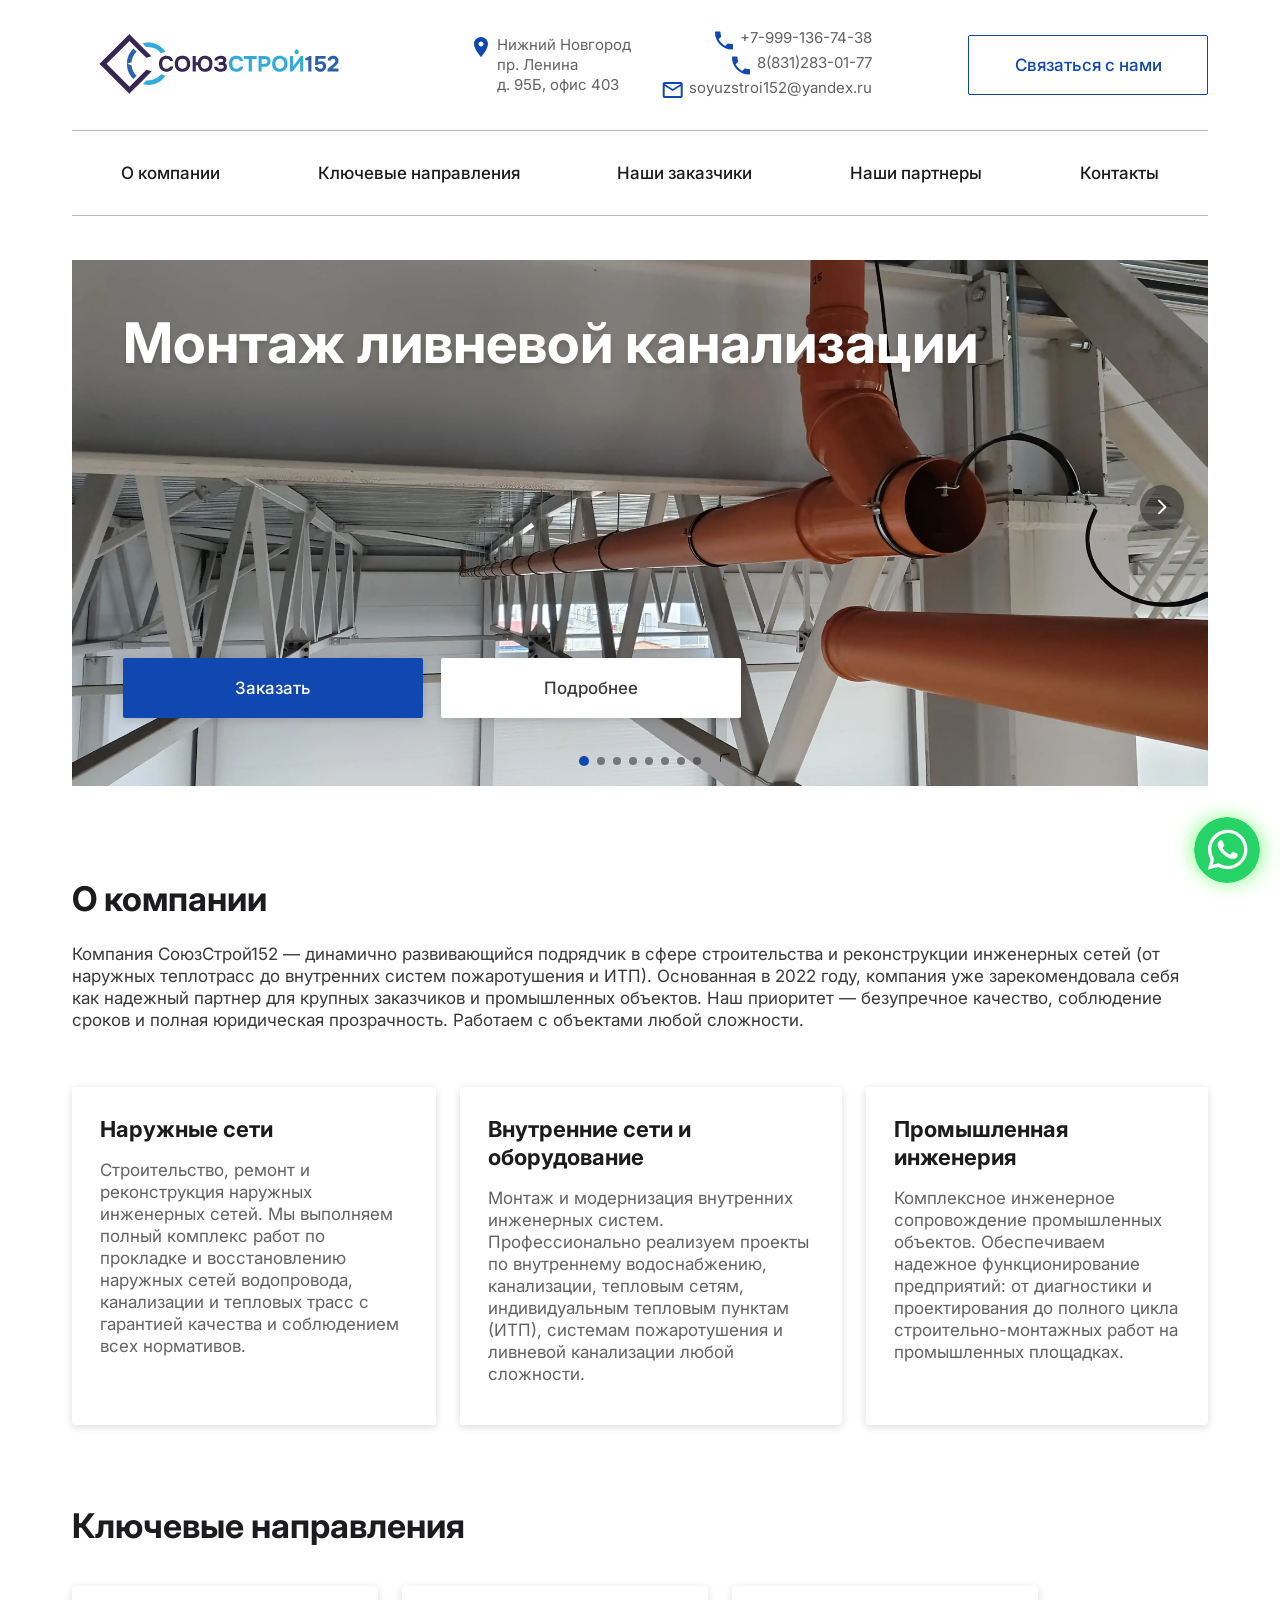
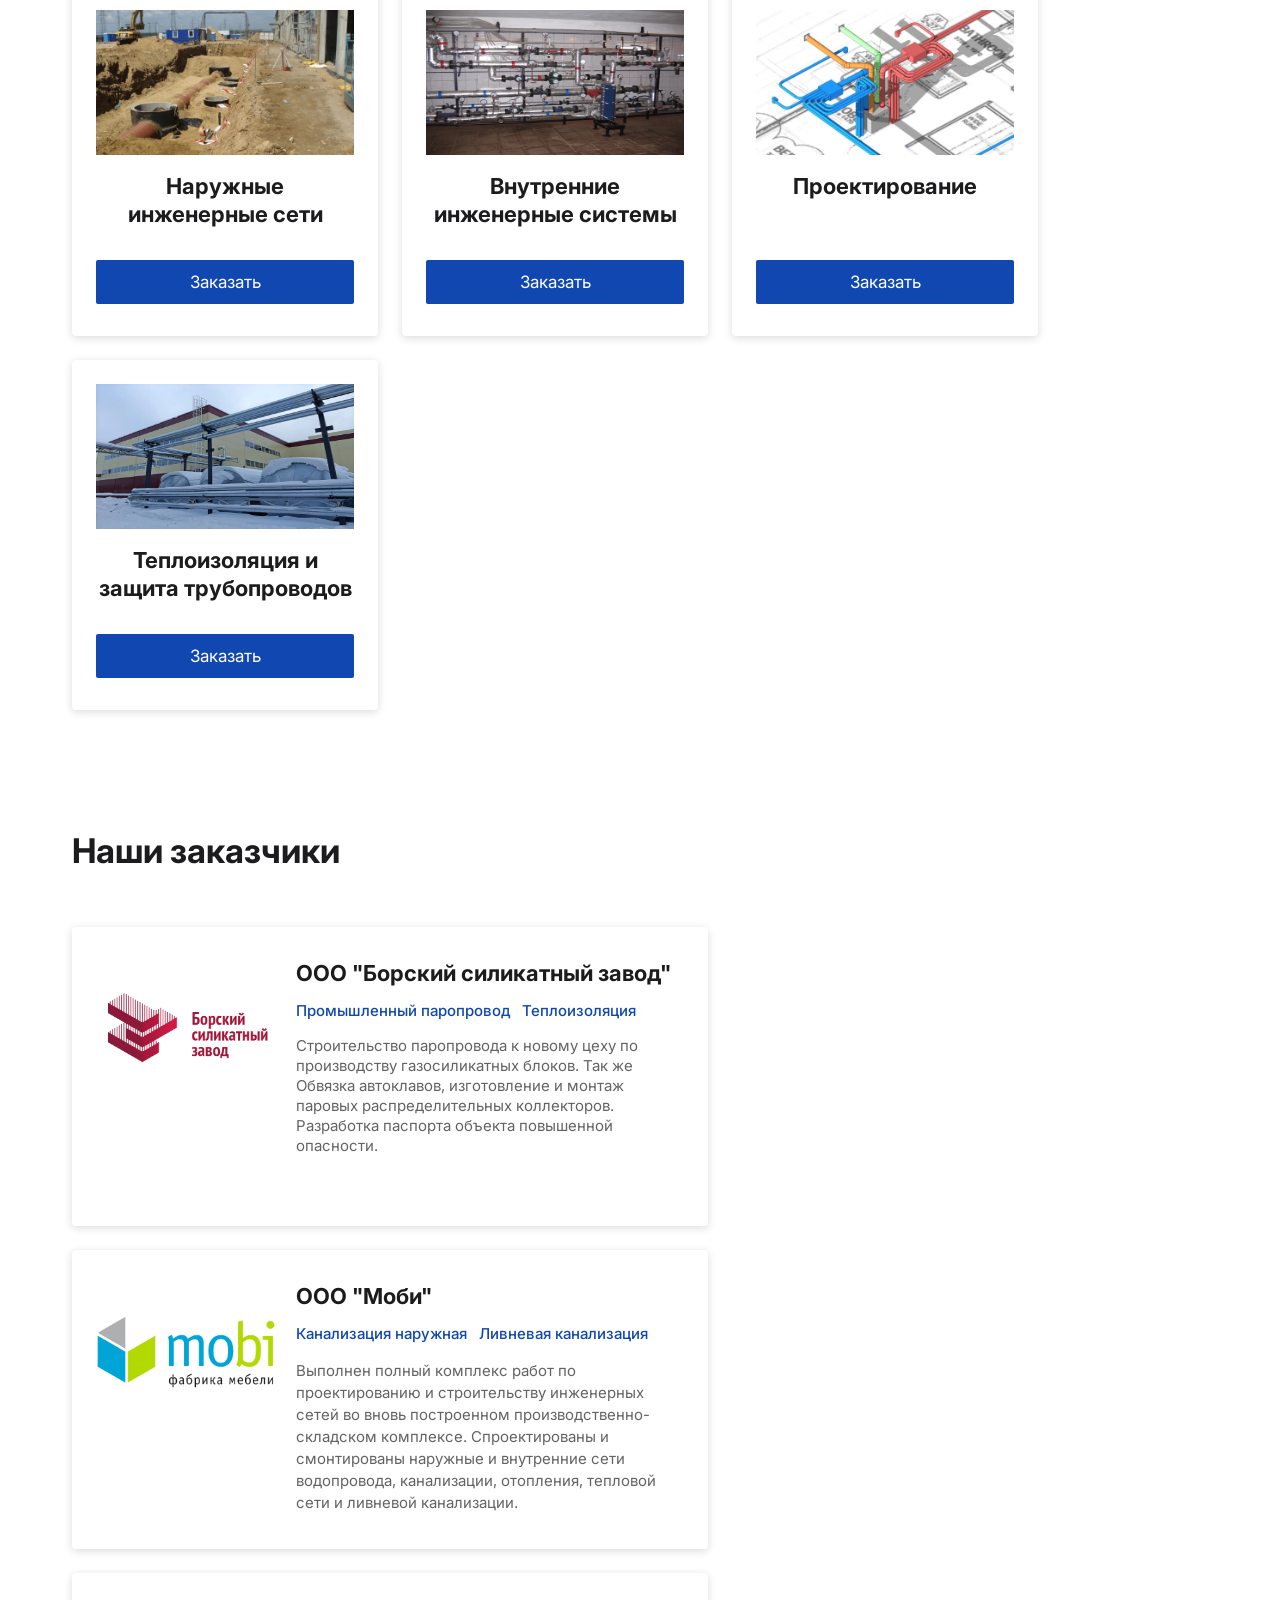
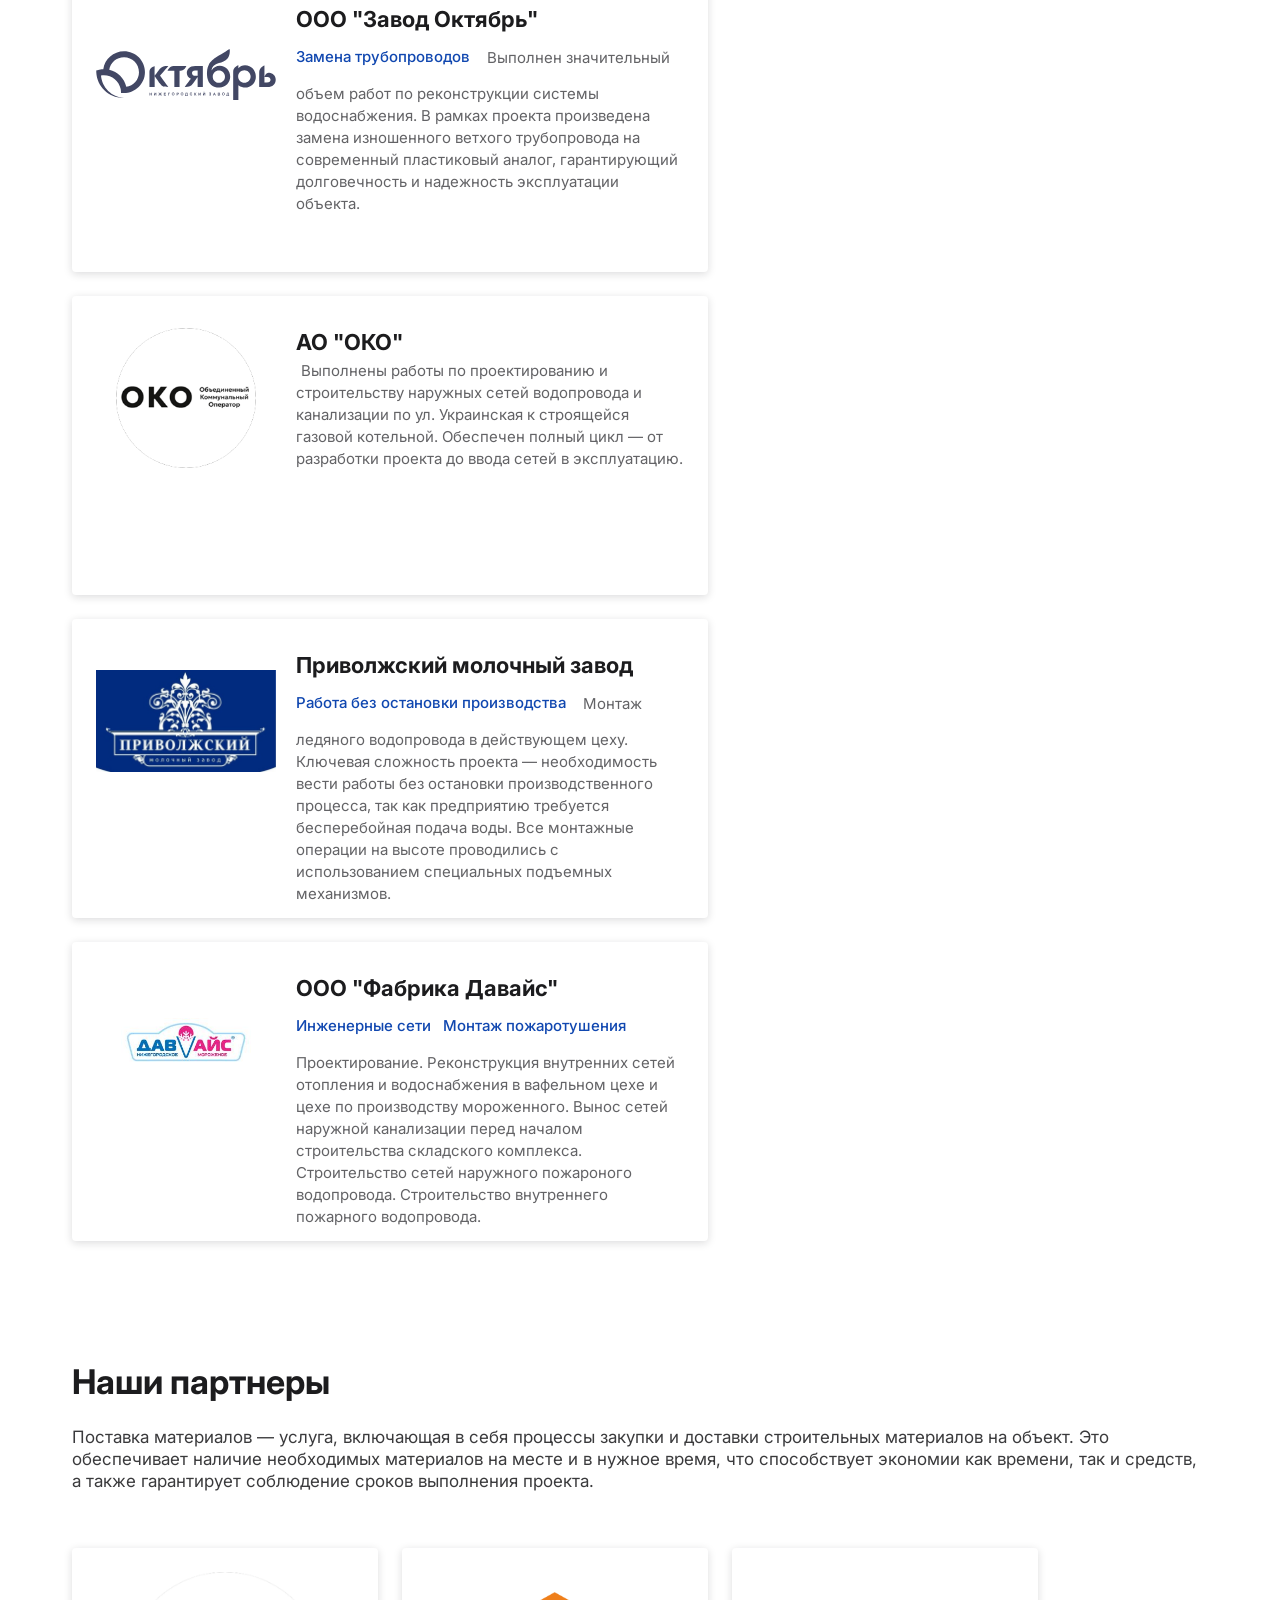
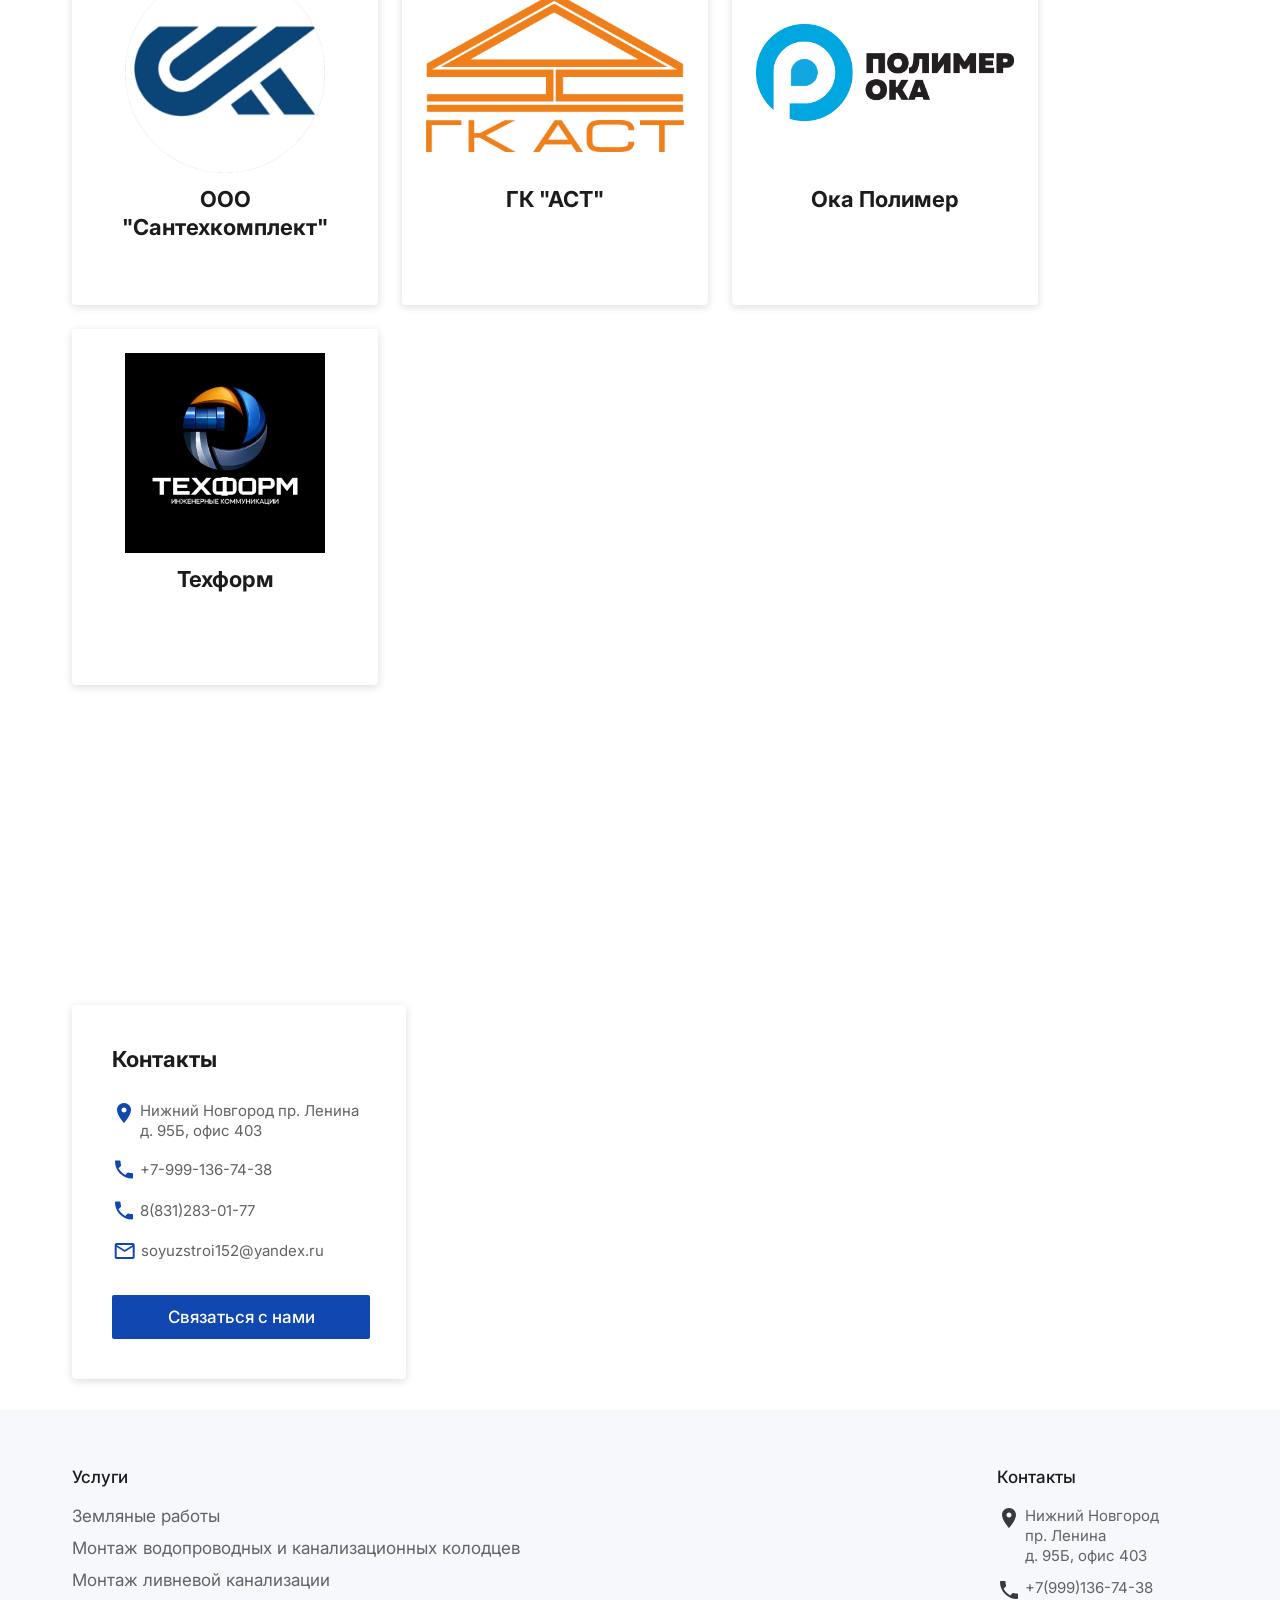
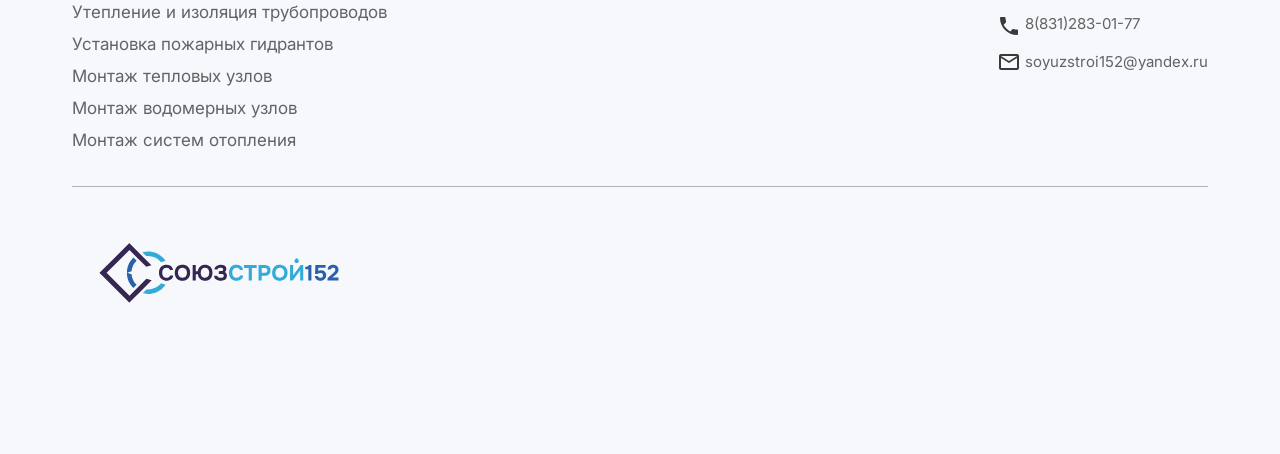
<file: index.html>
<!DOCTYPE html>
<html lang="ru">

<head>
   <meta charset="UTF-8">
    <meta name="viewport" content="width=device-width, initial-scale=1, maximum-scale=1">
    <meta name="format-detection" content="telephone=no">

    <!-- Primary Meta Tags (для поисковых систем) -->
   <title>СоюзСтрой152 | Строительство и реконструкция инженерных сетей в Нижнем Новгороде</title>
    <meta name="description" content="Строительство и реконструкция наружных и внутренних инженерных сетей в Нижнем Новгороде и области. Водопровод, канализация, отопление, ИТП, пожаротушение, ливневка, паропроводы. Работа с крупными заказчиками. Звоните: +7(999)136-74-38">
    <meta name="keywords" content="строительство инженерных сетей Нижний Новгород, реконструкция, водопровод, канализация, отопление, ИТП, пожаротушение, монтаж на высоте, СоюзСтрой152">
    <meta name="robots" content="index, follow">
    <meta name="author" content="СоюзСтрой152">
    <!-- Open Graph Meta Tags -->
   <meta property="og:title" content="СоюзСтрой152 | Строительство и реконструкция инженерных сетей в Нижнем Новгороде">
    <meta property="og:description" content="Строительство и реконструкция наружных и внутренних инженерных сетей. Водопровод, канализация, отопление, ИТП, пожаротушение. Работа с крупными заказчиками. +7(999)136-74-38">
    <meta property="og:image" content="https://www.soyuzstroi152.ru/assets/banners/Banner7.webp">
    <meta property="og:image:alt" content="СоюзСтрой152 - Строительство и реконструкция инженерных сетей в Нижнем Новгороде">
    <meta property="og:url" content="https://www.soyuzstroi152.ru">
    <meta property="og:type" content="website">
    <meta property="og:site_name" content="СоюзСтрой152">
    <link rel="icon" href="favicon-32x32.ico" type="image/x-icon">
    <link rel="shortcut icon" href="favicon-32x32.ico" type="image/x-icon">
    <!-- Twitter Card Tags -->
    <meta name="twitter:card" content="summary_large_image">
    <meta name="twitter:title" content="СоюзСтрой152">
    <meta name="twitter:description"
        content="Строительство и реконструкция наружных и внутренних инженерных сетей. Водопровод, канализация, отопление, ИТП, пожаротушение, ливневка, паропроводы. Работа с крупными заказчиками, монтаж на высоте, теплоизоляция. Надёжно и без остановки производства. Звоните: +7(999)136-74-38">
    <meta name="twitter:image" content="https://www.soyuzstroi152.ru/assets/banners/Banner7.webp">
    <meta name="twitter:url" content="https://www.soyuzstroi152.ru">
    <!-- Yandex.Metrika counter -->
    <script type="text/javascript">
        (function(m,e,t,r,i,k,a){
            m[i]=m[i]||function(){(m[i].a=m[i].a||[]).push(arguments)};
            m[i].l=1*new Date();
            for (var j = 0; j < document.scripts.length; j++) {if (document.scripts[j].src === r) { return; }}
            k=e.createElement(t),a=e.getElementsByTagName(t)[0],k.async=1,k.src=r,a.parentNode.insertBefore(k,a)
        })(window, document,'script','https://mc.yandex.ru/metrika/tag.js?id=108718761', 'ym');

        ym(108718761, 'init', {webvisor:true, clickmap:true, ecommerce:"dataLayer", referrer: document.referrer, url: location.href, accurateTrackBounce:true, trackLinks:true});
    </script>
    <noscript>
        <div>
            <img src="https://mc.yandex.ru/watch/108718761" style="position:absolute; left:-9999px;" alt="" />
        </div>
    </noscript>
    <!-- /Yandex.Metrika counter -->


    <link rel="stylesheet" href="reset.css" />
    <link rel="stylesheet" href="styles.css" />
    <title>СоюзСтрой152 | Строительство и реконструкция инженерных сетей в Нижнем Новгороде</title>
    <script src="script.js" defer></script>
    <link rel="preconnect" href="https://fonts.googleapis.com">
    <link rel="preconnect" href="https://fonts.gstatic.com" crossorigin>
    <link href="https://fonts.googleapis.com/css2?family=Inter:wght@100..900&display=swap" rel="stylesheet">
   <link rel="manifest" href="/site.webmanifest" type="application/manifest+json">

    <link rel="stylesheet" href="components/modal/modal.css" />
    <script src="components/modal/modal.js" defer></script>
    <link rel="stylesheet" href="components/carousel/carousel.css" />
    <script src="components/carousel/carousel.js" defer></script>
    <link rel="stylesheet" href="components/accordion/accordion.css" />
    <script src="components/accordion/accordion.js" defer></script>
    <link rel="stylesheet" href="components/image/image.css" />
    <script>
    fetch('breadcrumb.json')
        .then(response => response.json())
        .then(data => {
        const script = document.createElement('script');
        script.type = 'application/ld+json';
        script.textContent = JSON.stringify(data);
        document.head.appendChild(script);
        });
    </script>
</head>

<body>
    <div class="page">
        <header class="page-header">
            <a class="logo" href="https://www.soyuzstroi152.ru">
                <img class="logo" src="assets/logo.svg" alt="logo"></a>
            <div class="contacts">
                <div class="contacts">
                    <div class="contacts-col">
                        <div class="contacts-item">
                            <img src="assets/Location.svg" alt="location">
                            <span class="contact-info">
                                Нижний Новгород<br>
                                пр. Ленина<br>
                                д. 95Б, офис 403
                            </span class="contact-info">
                        </div>
                    </div>
                    <div class="contacts-col-right" style="align-items: flex-end">
                        <div class="contacts-item">
                            <img src="assets/Phone.svg" alt="phone">
                            <span href="tel:+79991367438"  class="contact-info">
                                +7-999-136-74-38
                            </span>
                        </div>
                        <div class="contacts-item">
                            <img src="assets/Phone.svg" alt="phone">
                            <span class="contact-info">
                                8(831)283-01-77
                            </span>
                        </div>
                        <div class="contacts-item">
                            <img src="assets/Mail.svg" alt="mail">
                            <span class="contact-info">soyuzstroi152@yandex.ru</span>
                        </div>
                    </div>
                </div>
            </div>
                <a class="header-button" href="tel:+7(999)136-74-38">
                    Связаться с нами
                </a>
                <div class="burger-menu">
                    <div class="menu-toggle" onclick="toggleMenu()">
                        <img src="assets/Menu.svg" alt="burger menu">
                    </div>
                    <div class="menu-items">
                        <button class="menu-close" onclick="toggleMenu()">
                            <img src="assets/close.svg" alt="close" width="24">
                        </button>
                        <ul>
                            <li><a href="https://www.soyuzstroi152.ru/#about">О компании</a></li>
                            <li><a href="https://www.soyuzstroi152.ru/#activities">Ключевые направления</a></li>
                            <li><a href="https://www.soyuzstroi152.ru/#customers">Наши заказчики</a></li>
                            <li><a href="https://www.soyuzstroi152.ru/#friends">Наши партнеры</a></li>
                            <li><a href="https://www.soyuzstroi152.ru/#contacts">Контакты</a></li>
                        </ul>
                        <div class="contacts-col-container1">
                            <div class="contacts-item">
                                <img src="assets/Location.svg" alt="location" width="20">
                                <h5>
                                    Нижний Новгород
                                    пр. Ленина
                                    д. 95Б, офис 403
                                </h5>
                            </div>
                            <div class="contacts-item1">
                                <img src="assets/Phone.svg" alt="phone" width="20">
                                <h5>
                                   +7(999)136-74-38
                                </h5>
                            </div>
                            <div class="contacts-item1">
                                <img src="assets/Mail.svg" alt="mail" width="20">
                                <h5>soyuzstroi152@yandex.ru</h5>
                            </div>
                        </div>
                        <a class="menu-button"
                            href="tel:+7(999)136-74-38">Связаться
                            с нами</a>
                    </div>
                </div>
                <div class="overlay hidden" onclick="toggleMenu()"></div>
        </header>
        <div class="menu">
            <div class="menu-item">
                <a href="#about">О компании</a>
            </div>
            <div class="menu-item">
                <a href="#activities">Ключевые направления</a>
            </div>
            <div class="menu-item">
                <a href="#customers">Наши заказчики</a>
            </div>
            <div class="menu-item">
                <a href="#friends">Наши партнеры</a>
            </div>
            <div class="menu-item">
                <a href="#contacts">Контакты</a>
            </div>
        </div>
        <div class="carousel autoscroll">
            <div class="slides mobile-full-screen">
                <div class="slide show">
                    <div class="banner">
                        <div class="image cover 54x25 mobile:3x2">
                            <img src="assets/banners/Banner1.webp"
                                srcset="assets/banners/Banner_mob1.webp 600w, assets/banners/Banner1.webp"
                                sizes="(max-width: 600px) 600px, 100vw" alt="banner">
                        </div>
                        <div class="inner">
                            <div class="text">
                                <h1>Монтаж ливневой канализации</h1>
                            </div>
                            <div class="buttons">
                                <button class="button1" onclick="openModal('form-modal')">Заказать</button>
                                <button class="button2"
                                    onclick="goToLink('https://www.soyuzstroi152.ru/montazh-livnevoi-kanalizacii')">Подробнее
                                </button>
                            </div>
                        </div>
                    </div>
                </div>
                <div class="slide show">
                    <div class="banner">
                        <div class="image cover 54x25 mobile:3x2">
                            <img src="assets/banners/Banner2.webp"
                                srcset="assets/banners/Banner_mob2.webp 600w, assets/banners/Banner2.webp"
                                sizes="(max-width: 600px) 600px, 100vw" alt="banner">
                        </div>
                        <div class="inner">
                            <div class="text">
                                <h1 >Установка пожарных гидрантов</h1>
                            </div>
                            <div class="buttons">
                                <button class="button1" onclick="openModal('form-modal')">Заказать</button>
                                <button class="button2"
                                    onclick="goToLink('https://www.soyuzstroi152.ru/ustanovka-pozharnih-gidrantov')">Подробнее
                                </button>
                            </div>
                        </div>
                    </div>
                </div>
                <div class="slide show">
                    <div class="banner">
                        <div class="image cover 54x25 mobile:3x2">
                            <img src="assets/banners/Banner3.webp"
                                srcset="assets/banners/Banner_mob3.webp 600w, assets/banners/Banner3.webp"
                                sizes="(max-width: 600px) 600px, 100vw" alt="banner">
                        </div>
                        <div class="inner">
                            <div class="text">
                                <h1 id="text">Утепление и изоляция трубопроводов</h1>
                            </div>
                            <div class="buttons">
                                <button class="button1" onclick="openModal('form-modal')">Заказать</button>
                                <button class="button2"
                                    onclick="goToLink('https://www.soyuzstroi152.ru/uteplenie-i-izolyacia')">Подробнее
                                </button>
                            </div>
                        </div>
                    </div>
                </div>
                <div class="slide show">
                    <div class="banner">
                        <div class="image cover 54x25 mobile:3x2">
                            <img src="assets/banners/Banner4.webp"
                                srcset="assets/banners/Banner_mob4.webp 600w, assets/banners/Banner4.webp"
                                sizes="(max-width: 600px) 600px, 100vw" alt="banner">
                        </div>
                        <div class="inner">
                            <div class="text">
                                <h1>Земляные работы</h1>
                            </div>
                            <div class="buttons">
                                <button class="button1" onclick="openModal('form-modal')">Заказать</button>
                                 <button class="button2"
                                    onclick="goToLink('https://www.soyuzstroi152.ru/zemlyanie-raboti')">Подробнее
                                </button>
                            </div>
                        </div>
                    </div>
                </div>
                <div class="slide show">
                    <div class="banner">
                        <div class="image cover 54x25 mobile:3x2">
                            <img src="assets/banners/Banner5.webp"
                                srcset="assets/banners/Banner_mob5.webp 600w, assets/banners/Banner5.webp"
                                sizes="(max-width: 600px) 600px, 100vw" alt="banner">
                        </div>
                        <div class="inner">
                            <div class="text">
                                <h1 id="text">Монтаж водопроводных и канализационных колодцев</h1>
                            </div>
                            <div class="buttons">
                                <button class="button1" onclick="openModal('form-modal')">Заказать</button>
                                <button class="button2"
                                    onclick="goToLink('https://www.soyuzstroi152.ru/montazh-kolodtsev')">Подробнее
                                </button>
                            </div>
                        </div>
                    </div>
                </div>
                <div class="slide show">
                    <div class="banner">
                        <div class="image cover 54x25 mobile:3x2">
                            <img src="assets/banners/Banner6.webp"
                                srcset="assets/banners/Banner_mob6.webp 600w, assets/banners/Banner6.webp"
                                sizes="(max-width: 600px) 600px, 100vw" alt="banner">
                        </div>
                        <div class="inner">
                            <div class="text">
                                <h1 id="text">Монтаж водомерных узлов</h1>
                            </div>
                            <div class="buttons">
                                <button class="button1" onclick="openModal('form-modal')">Заказать</button>
                            </div>
                        </div>
                    </div>
                </div>
                <div class="slide show">
                    <div class="banner">
                        <div class="image cover 54x25 mobile:3x2">
                            <img src="assets/banners/Banner7.webp"
                                srcset="assets/banners/Banner_mob7.webp 600w, assets/banners/Banner7.webp"
                                sizes="(max-width: 600px) 600px, 100vw" alt="banner">
                        </div>
                        <div class="inner">
                            <div class="text">
                                <h1>Монтаж тепловых узлов</h1>
                            </div>
                            <div class="buttons">
                                <button class="button1" onclick="openModal('form-modal')">Заказать</button>
                                <button class="button2"
                                    onclick="goToLink('https://www.soyuzstroi152.ru/teplovie-uzli')">Подробнее
                                </button>
                            </div>
                        </div>
                    </div>
                </div>
                <div class="slide show">
                    <div class="banner">
                        <div class="image cover 54x25 mobile:3x2">
                            <img src="assets/banners/Banner8.webp"
                                srcset="assets/banners/Banner_mob8.webp 600w, assets/banners/Banner8.webp"
                                sizes="(max-width: 600px) 600px, 100vw" alt="banner">
                        </div>
                        <div class="inner">
                            <div class="text">
                                <h1>Монтаж систем отопления</h1>
                            </div>
                            <div class="buttons">
                                <button class="button1" onclick="openModal('form-modal')">Заказать</button>
                            </div>
                        </div>
                    </div>
                </div>
            </div>
            <div class="controls dark">
                <button class="prev">
                    <img src="assets/Previous.svg" alt="back">
                </button>
                <button class="next">
                    <img src="assets/Next.svg" alt="forward">
                </button>
            </div>
            <div class="indicators inside">
            </div>
        </div>
        <div class="info" id="about">
            <h2>О компании</h2>
            <p>
                Компания СоюзСтрой152 — динамично развивающийся подрядчик в сфере строительства и реконструкции инженерных сетей 
                (от наружных теплотрасс до внутренних систем пожаротушения и ИТП). 
                Основанная в 2022 году, компания уже зарекомендовала себя как надежный партнер для крупных заказчиков и промышленных объектов. 
                Наш приоритет — безупречное качество, соблюдение сроков и полная юридическая прозрачность. Работаем с объектами любой сложности.
            </p>
        </div>
        <div class="advantage-list">
            <div class="advantage-card">
                <div class="advantage-title">
                    <h3>Наружные сети</h3>
                </div>
                <p style="color: #636366;">Строительство, ремонт и реконструкция наружных инженерных сетей. 
                    Мы выполняем полный комплекс работ по прокладке и восстановлению наружных сетей водопровода, канализации и тепловых трасс с 
                    гарантией качества и соблюдением всех нормативов.
                </p>
            </div>
            <div class="advantage-card">
                <div class="advantage-title">
                    <h3>Внутренние сети и оборудование</h3>
                </div>
                <p style="color: #636366;">Монтаж и модернизация внутренних инженерных систем. 
                    Профессионально реализуем проекты по внутреннему водоснабжению, канализации, тепловым сетям, индивидуальным тепловым пунктам (ИТП), 
                    системам пожаротушения и ливневой канализации любой сложности.
                </p>
            </div>
            <div class="advantage-card">
                <div class="advantage-title">
                    <h3>Промышленная инженерия</h3>
                </div>
                <p style="color: #636366;">Комплексное инженерное сопровождение промышленных объектов. 
                    Обеспечиваем надежное функционирование предприятий: от диагностики и проектирования 
                    до полного цикла строительно-монтажных работ на промышленных площадках.
                </p>
            </div>
        </div>
        <div class="heading" id="activities">
            <h2>Ключевые направления</h2>
        </div>
        <div class="card-list">
            <div class="card">
                <img class="image-card" src="assets/activities/activities1.webp" alt="delivery">
                <h3 class="card-title1">Наружные инженерные сети</h3>
                <button class="button3" onclick="openModal('form-modal')">Заказать</button>
            </div>
            <div class="card">
                <img class="image-card"  src="assets/activities/activities2.webp" 
                    alt="loading into the car">
                <h3 class="card-title1">Внутренние инженерные системы</h3>
                <button class="button3" onclick="openModal('form-modal')">Заказать</button>
            </div>
            <div class="card">
                <img class="image-card" src="assets/activities/activities3.webp" 
                    alt="oversized transportation">
                <h3 class="card-title1">Проектирование</h3>
                <button class="button3" onclick="openModal('form-modal')">Заказать</button>
            </div>
            <div class="card">
                <img class="image-card"  src="assets/activities/activities4.webp" 
                    alt="multimodal transportation">
                <h3 class="card-title1">Теплоизоляция и защита трубопроводов</h3>
                <button class="button3" onclick="openModal('form-modal')">Заказать</button>
            </div>
        </div>
        <div class="info" id="customers">
            <h2>Наши заказчики</h2>
        </div>
        <div class="card-list">
            <div class="card-equipment">
                <div class="card-image">
                    <div class="image 9x7 mobile:3x2">
                        <img src="assets/customers/bsz.png" alt="borskii silikatnii zavod">
                    </div>
                </div>
                <div class="description">
                    <h3>ООО "Борский силикатный завод"</h3>
                    <div class="card-links">
                        <a onclick="openModal('form-modal')">Промышленный паропровод</a>
                        <a onclick="openModal('form-modal')">Теплоизоляция</a>
                    </div>
                    <span class="equipment-info" style="display: flex">Строительство паропровода к новому цеху по производству газосиликатных блоков. 
                        Так же Обвязка автоклавов, изготовление и монтаж паровых распределительных коллекторов. 
                        Разработка паспорта объекта повышенной опасности.
                    </span>
                </div>
            </div>
            <div class="card-equipment">
                <div class="card-image">
                    <div class="image 9x7 mobile:3x2">
                        <img src="assets/customers/mobi.png" alt="mobi">
                    </div>
                </div>
                <div class="description">
                    <h3>ООО "Моби"</h3>
                    <div class="card-links">
                        <a onclick="openModal('form-modal')"> Канализация наружная </a>
                        <a onclick="openModal('form-modal')"> Ливневая канализация </a>
                    </div>
                    <span class="equipment-info">Выполнен полный комплекс работ по проектированию и строительству инженерных сетей во вновь построенном 
                        производственно-складском комплексе. Спроектированы и смонтированы наружные и внутренние сети водопровода, канализации, отопления, 
                        тепловой сети и ливневой канализации.
                    </span>
                </div>
            </div>
            <div class="card-equipment">
                <div class="card-image">
                    <div class="image 9x7 mobile:3x2">
                          <img src="assets/customers/oktyabr.svg" alt="oktyabr">
                    </div>
                </div>
                <div class="description">
                    <h3>ООО "Завод Октябрь"</h3>
                    <div class="card-links">
                        <a onclick="openModal('form-modal')">Замена трубопроводов</a>
                    </div>
                    <span class="equipment-info">Выполнен значительный объем работ по реконструкции системы водоснабжения. 
                        В рамках проекта произведена замена изношенного ветхого трубопровода на современный пластиковый аналог, 
                        гарантирующий долговечность и надежность эксплуатации объекта.
                    </span>
                </div>
            </div>
            <div class="card-equipment">
                <div class="card-image">
                    <div class="image 9x7 mobile:3x2">
                          <img src="assets/customers/oko.png" alt="oko">
                    </div>
                </div>
                <div class="description">
                    <h3>АО "ОКО"</h3>
                    <div class="card-links">
                    </div>
                    <span span class="equipment-info">Выполнены работы по проектированию и строительству наружных сетей водопровода и канализации по ул. Украинская 
                        к строящейся газовой котельной. Обеспечен полный цикл — от разработки проекта до ввода сетей в эксплуатацию.
                    </span>
                </div>
            </div>
            <div class="card-equipment">
                <div class="card-image">
                    <div class="image 9x7 mobile:3x2">
                        <img src="assets/customers/pmz.jpg" alt="pmz">
                    </div>
                </div>
                <div class="description">
                    <h3>Приволжский молочный завод</h3>
                    <div class="card-links">
                        <a onclick="openModal('form-modal')">Работа без остановки производства</a>
                    </div>
                    <span class="equipment-info">Монтаж ледяного водопровода в действующем цеху. 
                        Ключевая сложность проекта — необходимость вести работы без остановки производственного процесса, 
                        так как предприятию требуется бесперебойная подача воды. Все монтажные операции на высоте проводились с 
                        использованием специальных подъемных механизмов.
                    </span>
                </div>
            </div>
            <div class="card-equipment">
                <div class="card-image">
                    <div class="image 9x7 mobile:3x2">
                        <img src="assets/customers/davice.jpeg" alt="davice">
                    </div>
                </div>
                <div class="description">
                    <h3>ООО "Фабрика Давайс"</h3>
                    <div class="card-links">
                        <a onclick="openModal('form-modal')">Инженерные сети</a>
                        <a onclick="openModal('form-modal')">Монтаж пожаротушения</a>
                    </div>
                    <span class="equipment-info">Проектирование. Реконструкция внутренних сетей отопления и водоснабжения в вафельном цехе и цехе по производству мороженного. 
                        Вынос сетей наружной канализации перед началом строительства складского комплекса. 
                        Строительство сетей наружного пожароного водопровода. 
                        Строительство внутреннего пожарного водопровода.
                    </span>
                </div>
            </div>
        </div>
        <div class="info" id="friends">
            <h2>Наши партнеры</h2>
            <p>Поставка материалов — услуга, включающая в себя процессы закупки и доставки строительных материалов на
                объект. Это обеспечивает наличие необходимых материалов на месте и в нужное время, что способствует
                экономии
                как времени, так и средств, а также гарантирует соблюдение сроков выполнения проекта.</p>
        </div>
        <div class="card-list">
             <div class="card">
               <div class="image 9x7 mobile:3x2">
                        <img src="assets/friends/santehkomplekt.png" alt="santehkomplekt">
                    </div>
                <h3 class="card-title1">ООО "Сантехкомплект"</h3>
            </div>
            <div class="card">
               <div class="image 9x7 mobile:3x2">
                        <img src="assets/friends/ast.png" alt="gk ast">
                    </div>
                <h3 class="card-title1">ГК "АСТ"</h3>
            </div>
            <div class="card">
                <div class="image 9x7 mobile:3x2">
                    <img src="assets/friends/oka_polimer.png" alt="oka polimer">
                </div>
                <h3 class="card-title1">Ока Полимер</h3>
            </div>
            <div class="card">
                <div class="image 9x7 mobile:3x2">
                    <img src="assets/friends/tehform.jpg" alt="techform">
                </div>
                <h3 class="card-title1">Техформ</h3>
            </div>
        </div>
        <!-- <div class="heading" id="uslugi">
            <h2>Услуги</h2>
        </div>
        <div class="card-list">
            <div class="card">
                <img class="image-card image mobile:2x1" src="assets/services/Excavation.webp" alt="excavation">
                <h3 class="card-title">Земляные работы</h3>
                <div class="card-description">Комплекс работ по перемещению и изменению грунта на строительных участках.
                </div>
                <button class="button4" onclick="openModal('form-modal')">Подробнее</button>
            </div>
            <div class="card">
                <img class="image-card" src="assets/services/Dismantling.webp" alt="dismantling">
                <h3 class="card-title">Демонтаж</h3>
                <div class="card-description">Разнообразные работы: от демонтажа стен и
                    перегородок до снятия кровли и разрушения фундаментов.</div>
                <button class="button4" onclick="openModal('form-modal')">Подробнее</button>
            </div>
            <div class="card">
                <img class="image-card image mobile:2x1" src="assets/services/Rigging-work.webp" alt="rigging works">
                <h3 class="card-title">Такелажные работы</h3>
                <div class="card-description">Транспортировка и подъем грузов с использованием специального
                    оборудования.</div>
                <button class="button4" onclick="openModal('form-modal')">Подробнее</button>
            </div>
            <div class="card">
                <img class="image-card image mobile:2x1" src="assets/services/Removal.webp" alt="removal">
                <h3 class="card-title">Уборка и вывоз</h3>
                <div class="card-description">Уборка различных участков от мусора и отходов, включая их последующую
                    утилизацию.</div>
                <button class="button4" onclick="openModal('form-modal')">Подробнее</button>
            </div>
            <div class="card">
                <img class="image-card image mobile:2x1" src="assets/services/Roadworks.webp" alt="roadworks">
                <h3 class="card-title">Дорожные работы</h3>
                <div class="card-description">Формирование, обслуживание и восстановление транспортной инфраструктуры.
                </div>
                <button class="button4" onclick="openModal('form-modal')">Подробнее</button>
            </div>
            <div class="card">
                <img class="image-card image mobile:2x1" src="assets/services/Supply-of-materials.webp"
                    alt="supply of materials">
                <h3 class="card-title">Поставка материалов</h3>
                <div class="card-description">Приобретение и своевременная поставка строительных материалов на
                    строительную площадку.
                </div>
                <button class="button4" onclick="openModal('form-modal')">Подробнее</button>
            </div>
        </div> -->
        <!-- <div class="carousel with-padding-in-indicators" id="carousel-reviews">
            <div class="slides show-2">
                <div class="show slide avito">
                    <div class="card-review">
                        <div class="card-name">
                            <img class="user-pic" src="assets/reviews/v.png" alt="user picture">
                            <span class="name">Владимир Богданов</span>
                        </div>
                        <div class="comment-container">
                            <div class="card-rating-web">
                                <span class="date" id="date">6 марта 2024</span>
                                <div class="card-rating">
                                    <img src="assets/rating.svg" width="88" alt="rating">
                                    <span class="review-name">«Аренда экскаватора погрузчика JCB 4CX»</span>
                                </div>
                            </div>
                            <div class="card-rating-mob">
                                <div class="rating">
                                    <span class="date" id="date">6 марта 2024</span>
                                    <img src="assets/rating.svg" width="88" alt="rating">
                                </div>
                                <span class="review-name">«Аренда экскаватора погрузчика JCB 4CX»</span>
                            </div>
                            <div <div class="comment-items">
                                <span class="comment-heading">Комментарий</span>
                                <span class="comment">Самая адекватная специалист который я встречал конструктивная
                                    готова к
                                    разговору Дарья 10 баллов таких людей бы побольше в этой сфере</span>
                            </div>
                            <a class="link"
                                href="https://www.avito.ru/user/86cf5f2c543cd81d71f222488368351a/profile/all?src=sharing&sellerId=86cf5f2c543cd81d71f222488368351at"
                                target="_blank">Отзыв Авито</a>
                        </div>
                    </div>
                </div>
                <div class="show slide avito">
                    <div class="card-review">
                        <div class="card-name">
                            <img class="user-pic" src="assets/reviews/a.png" alt="user picture">
                            <span class="name">Александр</span>
                        </div>
                        <div class="comment-container">
                            <div class="card-rating-web">
                                <span class="date">4 марта 2024</span>
                                <div class="card-rating">
                                    <img src="assets/rating.svg" width="88" alt="rating">
                                    <span class="review-name">«Аренда экскаватора погрузчика JCB 4CX»</span>
                                </div>
                            </div>
                            <div class="card-rating-mob">
                                <div class="rating">
                                    <span class="date">4 марта 2024</span>
                                    <img src="assets/rating.svg" width="88" alt="rating">
                                </div>
                                <span class="review-name">«Аренда экскаватора погрузчика JCB 4CX»</span>
                            </div>
                            <div class="comment-items">
                                <span class="comment-heading">Комментарий</span>
                                <span class="comment">Все прошло отлично, услуга оказана. Рекомендую</span>
                            </div>
                            <a class="link"
                                href="https://www.avito.ru/user/86cf5f2c543cd81d71f222488368351a/profile/all?src=sharing&sellerId=86cf5f2c543cd81d71f222488368351at"
                                target="_blank">Отзыв Авито</a>
                        </div>
                    </div>
                </div>
                <div class="show slide yandex">
                    <div class="card-review">
                        <div class="card-name">
                            <img class="user-pic" src="assets/reviews/e.png" alt="user picture">
                            <span class="name">Екатерина Н.</span>
                        </div>
                        <div class="comment-container">
                            <div class="card-rating-web">
                                <span class="date">11 октября 2023</span>
                                <div class="card-rating">
                                    <img src="assets/rating.svg" width="88" alt="rating">
                                    <span class="review-name">«Грузоперевозки по России»</span>
                                </div>
                            </div>
                            <div class="card-rating-mob">
                                <div class="rating">
                                    <span class="date">11 октября 2023</span>
                                    <img src="assets/rating.svg" width="88" alt="rating">
                                </div>
                                <span class="review-name">«Грузоперевозки по России»</span>
                            </div>
                            <div class="comment-items">
                                <span class="comment-heading">Комментарий</span>
                                <span class="comment">Прекрасно справились с переездом, марштрут Казань-Питер! Рада, что
                                    нашла профессионалов своего дела. Оперативно сориентировали по цене, которая кстати
                                    очень приемлемая!</span>
                            </div>
                            <a class="link"
                                href="https://yandex.ru/maps/org/spetslogistika/30889117406/reviews/?ll=30.472264%2C59.866931&utm_medium=mapframe&utm_source=maps%22%20style%3D%22color%3A&z=15"
                                target="_blank">Отзыв Яндекс.Карты</a>
                        </div>
                    </div>
                </div>
                <div class="show slide yandex">
                    <div class="card-review">
                        <div class="card-name">
                            <img class="user-pic" src="assets/reviews/n.png" alt="user picture">
                            <span class="name">Надежда Павловская</span>
                        </div>
                        <div class="comment-container">
                            <div class="card-rating-web">
                                <span class="date">8 октября 2023</span>
                                <div class="card-rating">
                                    <img src="assets/rating.svg" width="88" alt="rating">
                                    <span class="review-name">«Грузоперевозки по России»</span>
                                </div>
                            </div>
                            <div class="card-rating-mob">
                                <div class="rating">
                                    <span class="date">8 октября 2023</span>
                                    <img src="assets/rating.svg" width="88" alt="rating">
                                </div>
                                <span class="review-name">«Грузоперевозки по России»</span>
                            </div>
                            <div class="comment-items">
                                <span class="comment-heading">Комментарий</span>
                                <span class="comment">Благодарю компанию СоюзСтрой152 за прекрасно проделанную
                                    работу, за
                                    профессионализм сотрудников, вежливое отношение и качественную доставку
                                    груза!</span>
                            </div>
                            <a class="link"
                                href="https://yandex.ru/maps/org/spetslogistika/30889117406/reviews/?ll=30.472264%2C59.866931&utm_medium=mapframe&utm_source=maps%22%20style%3D%22color%3A&z=15"
                                target="_blank">Отзыв Яндекс.Карты</a>
                        </div>
                    </div>
                </div>
                <div class="show slide yandex">
                    <div class="card-review">
                        <div class="card-name">
                            <img class="user-pic" src="assets/reviews/e1.png" alt="user picture">
                            <span class="name">Елена Николаева</span>
                        </div>
                        <div class="comment-container">
                            <div class="card-rating-web">
                                <span class="date">6 октября 2023</span>
                                <div class="card-rating">
                                    <img src="assets/rating.svg" width="88" alt="rating">
                                    <span class="review-name">«Грузоперевозки по России»</span>
                                </div>
                            </div>
                            <div class="card-rating-mob">
                                <div class="rating">
                                    <span class="date">6 октября 2023</span>
                                    <img src="assets/rating.svg" width="88" alt="rating">
                                </div>
                                <span class="review-name">«Грузоперевозки по России»</span>
                            </div>
                            <div class="comment-items">
                                <span class="comment-heading">Комментарий</span>
                                <span class="comment">Я в ВОСТОРГЕ!!!! Предстоял очень сложный переезд, на довольно
                                    большое
                                    расстояние, очень долго искала к какой компании обратиться. Ни капли не пожалела,
                                    что
                                    сделала...</span>
                            </div>
                            <a class="link"
                                href="https://yandex.ru/maps/org/spetslogistika/30889117406/reviews/?ll=30.472264%2C59.866931&utm_medium=mapframe&utm_source=maps%22%20style%3D%22color%3A&z=15"
                                target="_blank">Отзыв Яндекс.Карты</a>
                        </div>
                    </div>
                </div>
                <div class="show slide yandex">
                    <div class="card-review">
                        <div class="card-name">
                            <img class="user-pic" src="assets/reviews/v.png" alt="user picture">
                            <span class="name">Вероника Архипова</span>
                        </div>
                        <div class="comment-container">
                            <div class="card-rating-web">
                                <span class="date">23 сентября 2023</span>
                                <div class="card-rating">
                                    <img src="assets/rating.svg" width="88" alt="rating">
                                    <span class="review-name">«Грузоперевозки по России»</span>
                                </div>
                            </div>
                            <div class="card-rating-mob">
                                <div class="rating">
                                    <span class="date">23 сентября 2023</span>
                                    <img src="assets/rating.svg" width="88" alt="rating">
                                </div>
                                <span class="review-name">«Грузоперевозки по России»</span>
                            </div>
                            <div class="comment-items">
                                <span class="comment-heading">Комментарий</span>
                                <span class="comment">Обращалась в данное агентство для организации переезда с Орла в
                                    Питер.
                                    Быстро договорились обо всем по телефону, все максимально четко и понятно объяснили,
                                    как
                                    все будет...</span>
                            </div>
                            <a class="link"
                                href="https://yandex.ru/maps/org/spetslogistika/30889117406/reviews/?ll=30.472264%2C59.866931&utm_medium=mapframe&utm_source=maps%22%20style%3D%22color%3A&z=15"
                                target="_blank">Отзыв Яндекс.Карты</a>
                        </div>
                    </div>
                </div>
                <div class="show slide 2gis">
                    <div class="card-review">
                        <div class="card-name">
                            <img class="user-pic" src="assets/reviews/i.png" alt="user picture">
                            <span class="name">Ирина Литвинова</span>
                        </div>
                        <div class="comment-container">
                            <div class="card-rating-web">
                                <span class="date">12 сентября 2023</span>
                                <div class="card-rating">
                                    <img src="assets/rating.svg" width="88" alt="rating">
                                    <span class="review-name">«Грузоперевозки по России»</span>
                                </div>
                            </div>
                            <div class="card-rating-mob">
                                <div class="rating">
                                    <span class="date">12 сентября 2023</span>
                                    <img src="assets/rating.svg" width="88" alt="rating">
                                </div>
                                <span class="review-name">«Грузоперевозки по России»</span>
                            </div>
                            <div class="comment-items">
                                <span class="comment-heading">Комментарий</span>
                                <span class="comment">Хочу отметить, что сотрудники всегда работают оперативно,
                                    качественно
                                    и внимательно прислушиваются к моим требованиям. Работаю с этой компанией не первый
                                    год...</span>
                            </div>
                            <a class="link" href="https://2gis.ru/spb/firm/70000001060965737/tab/reviews"
                                target="_blank">Отзыв 2ГИС</a>
                        </div>
                    </div>
                </div>
                <div class="show slide 2gis">
                    <div class="card-review">
                        <div class="card-name">
                            <img class="user-pic" src="assets/reviews/l.png" alt="user picture">
                            <span class="name">Лариса Жук</span>
                        </div>
                        <div class="comment-container">
                            <div class="card-rating-web">
                                <span class="date">8 сентября 2023</span>
                                <div class="card-rating">
                                    <img src="assets/rating.svg" width="88" alt="rating">
                                    <span class="review-name">«Грузоперевозки по России»</span>
                                </div>
                            </div>
                            <div class="card-rating-mob">
                                <div class="rating">
                                    <span class="date">8 сентября 2023</span>
                                    <img src="assets/rating.svg" width="88" alt="rating">
                                </div>
                                <span class="review-name">«Грузоперевозки по России»</span>
                            </div>
                            <div class="comment-items">
                                <span class="comment-heading">Комментарий</span>
                                <span class="comment">Регулярно заказываю в Спецлогистике перевозку экскаваторов с
                                    одного
                                    объекта на другой. За все время сотрудничества ни разу не было никаких проблем.
                                    Машина...</span>
                            </div>
                            <a class="link" href="https://2gis.ru/spb/firm/70000001060965737/tab/reviews"
                                target="_blank">Отзыв 2ГИС</a>
                        </div>
                    </div>
                </div>
                <div class="show slide 2gis">
                    <div class="card-review">
                        <div class="card-name">
                            <img class="user-pic" src="assets/reviews/e.png" alt="user picture">
                            <span class="name">Елизавета Овсянная</span>
                        </div>
                        <div class="comment-container">
                            <div class="card-rating-web">
                                <span class="date">5 сентября 2023</span>
                                <div class="card-rating">
                                    <img src="assets/rating.svg" width="88" alt="rating">
                                    <span class="review-name">«Грузоперевозки по России»</span>
                                </div>
                            </div>
                            <div class="card-rating-mob">
                                <div class="rating">
                                    <span class="date">5 сентября 2023</span>
                                    <img src="assets/rating.svg" width="88" alt="rating">
                                </div>
                                <span class="review-name">«Грузоперевозки по России»</span>
                            </div>
                            <div class="comment-items">
                                <span class="comment-heading">Комментарий</span>
                                <span class="comment">Регулярно сотрудничаем с данной логистической компанией, лучшая в
                                    городе. Адекватная цена и качество работы импонирует более чем! Рекомендую!</span>
                            </div>
                            <a class="link" href="https://2gis.ru/spb/firm/70000001060965737/tab/reviews"
                                target="_blank">Отзыв 2ГИС</a>
                        </div>
                    </div>
                </div>
                <div class="show slide 2gis">
                    <div class="card-review">
                        <div class="card-name">
                            <img class="user-pic" src="assets/reviews/e1.png" alt="user picture">
                            <span class="name">Елена Сахарова</span>
                        </div>
                        <div class="comment-container">
                            <div class="card-rating-web">
                                <span class="date">31 августа 2023</span>
                                <div class="card-rating">
                                    <img src="assets/rating.svg" width="88" alt="rating">
                                    <span class="review-name">«Грузоперевозки по России»</span>
                                </div>
                            </div>
                            <div class="card-rating-mob">
                                <div class="rating">
                                    <span class="date">31 августа 2023</span>
                                    <img src="assets/rating.svg" width="88" alt="rating">
                                </div>
                                <span class="review-name">«Грузоперевозки по России»</span>
                            </div>
                            <div class="comment-items">
                                <span class="comment-heading">Комментарий</span>
                                <span class="comment">Очень понравилось работать с данной транспортной компанией.
                                    Перевозила
                                    хрупкий груз (люстры и светильники) из Санкт-Петербурга в Москву. Всё чётко, начиная
                                    от...</span>
                            </div>
                            <a class="link" href="https://2gis.ru/spb/firm/70000001060965737/tab/reviews"
                                target="_blank">Отзыв 2ГИС</a>
                        </div>
                    </div>
                </div>
                <div class="show slide avito">
                    <div class="card-review">
                        <div class="card-name">
                            <img class="user-pic" src="assets/reviews/p.png" alt="user picture">
                            <span class="name">Пользователь</span>
                        </div>
                        <div class="comment-container">
                            <div class="card-rating-web">
                                <span class="date">11 апреля 2023</span>
                                <div class="card-rating">
                                    <img src="assets/rating.svg" width="88" alt="rating">
                                    <span class="review-name">«Грузоперевозки по России попутный груз»</span>
                                </div>
                            </div>
                            <div class="card-rating-mob">
                                <div class="rating">
                                    <span class="date">11 апреля 2023</span>
                                    <img src="assets/rating.svg" width="88" alt="rating">
                                </div>
                                <span class="review-name">«Грузоперевозки по России попутный груз»</span>
                            </div>
                            <div class="comment-items">
                                <span class="comment-heading">Комментарий</span>
                                <span class="comment">Отличная компания. Учли все моменты и во время приехали.</span>
                            </div>
                            <a class="link"
                                href="https://www.avito.ru/user/86cf5f2c543cd81d71f222488368351a/profile/all?src=sharing&sellerId=86cf5f2c543cd81d71f222488368351at"
                                target="_blank">Отзыв Авито</a>
                        </div>
                    </div>
                </div>
                <div class="show slide avito">
                    <div class="card-review">
                        <div class="card-name">
                            <img class="user-pic" src="assets/reviews/u.png" alt="user picture">
                            <span class="name">Юлия</span>
                        </div>
                        <div class="comment-container">
                            <div class="card-rating-web">
                                <span class="date">3 марта 2023</span>
                                <div class="card-rating">
                                    <img src="assets/rating.svg" width="88" alt="rating">
                                    <span class="review-name">«Грузоперевозки по России попутный груз»</span>
                                </div>
                            </div>
                            <div class="card-rating-mob">
                                <div class="rating">
                                    <span class="date">3 марта 2023</span>
                                    <img src="assets/rating.svg" width="88" alt="rating">
                                </div>
                                <span class="review-name">«Грузоперевозки по России попутный груз»</span>
                            </div>
                            <div class="comment-items">
                                <span class="comment-heading">Комментарий</span>
                                <span class="comment">Замечательная компания. В срок, быстро и вовремя доставили груз.
                                    Водитель помог все разгрузить, всегда на связи менеджер, очень оперативно.
                                    Спасибо!</span>
                            </div>
                            <a class="link"
                                href="https://www.avito.ru/user/86cf5f2c543cd81d71f222488368351a/profile/all?src=sharing&sellerId=86cf5f2c543cd81d71f222488368351at"
                                target="_blank">Отзыв Авито</a>
                        </div>
                    </div>
                </div>
            </div>
            <div class="indicators">
            </div>
        </div> -->
        <div class="contact-container">
            <h3>Контакты</h3>
            <div class="contacts-col-container">
                <div class="contacts-item">
                    <img class="contact-icon" src="assets/Location.svg" alt="location">
                    <span class="contact-info">
                        Нижний Новгород
                        пр. Ленина
                        д. 95Б, офис 403
                    </span>
                </div>
                <div class="contacts-item1">
                    <img class="contact-icon" src="assets/Phone.svg" alt="phone">
                    <span class="contact-info">+7-999-136-74-38</span>
                </div>
                 <div class="contacts-item1">
                    <img class="contact-icon" src="assets/Phone.svg" alt="phone">
                    <span class="contact-info">8(831)283-01-77</span>
                </div>
                <div class="contacts-item1">
                    <img class="contact-icon" src="assets/Mail.svg" alt="mail">
                    <span class="contact-info">soyuzstroi152@yandex.ru</span>
                </div>
            </div>
            <a class="button3" href="tel:+79991367438">Связаться с нами</a>
        </div>
    </div>
    <iframe id="contacts" title="yandex-map" class="map" 
        src="https://yandex.ru/map-widget/v1/?um=constructor%3Af2e4f0c6394a9d39ff410735a6fb97b8046e6c0f4b3bfcd24cb765606fe67df3&amp;source=constructor" width="100%" height="600" frameborder="0">
    </iframe>
    <a class="whatsapp-button" aria-label="Напишите нам в Whatsapp"
        href="https://api.whatsapp.com/send/?phone=79200206277&text&type=phone_number&app_absent=0" target="_blank">
        <svg width="66" height="66" viewBox="0 0 66 66" fill="none" xmlns="http://www.w3.org/2000/svg">
            <g clip-path="url(#clip0_1654_2513)">
                <path
                    d="M29.8415 0.14176C19.529 1.21168 10.4927 6.8191 5.0013 15.5589C-2.78464 27.9339 -1.328 44.2922 8.50755 55.0687C13.9603 61.0371 20.7665 64.6078 28.9392 65.7679C30.4603 65.9871 35.5263 65.9742 37.1247 65.7679C44.5884 64.7367 51.2658 61.4238 56.3447 56.2418C58.0204 54.5402 58.3685 54.1406 59.4771 52.6711C62.7771 48.2754 64.9298 42.9129 65.7677 37.0605C65.9868 35.5394 65.9868 30.4605 65.7677 28.9394C65.2134 25.0336 64.195 21.7078 62.5837 18.4464C60.8564 14.9918 59.1033 12.5297 56.3575 9.75817C51.2658 4.60192 44.8978 1.39215 37.5759 0.309338C35.9904 0.0773069 31.4142 -0.0258181 29.8415 0.14176ZM38.0271 13.1871C49.5642 15.9328 56.1126 27.5859 52.4001 38.7492C51.4462 41.6367 49.9251 44.0472 47.6306 46.3547C44.7302 49.2679 41.5978 50.9695 37.5115 51.8332C36.39 52.0781 35.7454 52.1297 33.7732 52.1297C30.5118 52.1425 28.4751 51.7172 25.6005 50.4539C24.8915 50.1445 24.2212 49.8867 24.1052 49.8867C24.0021 49.8867 21.656 50.4925 18.8845 51.2273C16.1259 51.9492 13.8443 52.5422 13.8314 52.5293C13.8056 52.5164 14.4243 50.2218 15.1849 47.4375L16.5771 42.3586L15.9712 41.1211C14.6048 38.3496 13.999 35.707 13.999 32.4843C14.0118 26.9672 15.9583 22.2879 19.8513 18.4336C22.9064 15.4043 26.7736 13.5222 31.2595 12.839C31.4786 12.8132 32.7806 12.8004 34.1599 12.8261C36.2997 12.8648 36.8798 12.9164 38.0271 13.1871Z"
                    fill="#25D366" />
                <path
                    d="M32.2908 16.1391C25.9744 16.5902 20.1994 21.102 18.1756 27.1734C17.5311 29.1328 17.3506 30.293 17.3506 32.4844C17.3506 35.823 17.9822 38.0531 19.8643 41.3273L20.1607 41.8688L19.3615 44.7949C18.9232 46.4063 18.5752 47.7598 18.6139 47.7855C18.6396 47.8113 20.0061 47.4762 21.6561 47.0508L24.6596 46.2516L26.2193 47.0379C28.7846 48.3141 31.0146 48.8555 33.7861 48.8555C40.7084 48.8555 47.0377 44.2922 49.2291 37.6922C49.8865 35.6941 50.0541 34.6758 50.0541 32.4844C50.0541 30.9117 49.9896 30.2027 49.7705 29.1328C48.3654 22.5457 43.1834 17.4926 36.6092 16.3195C35.2041 16.0746 33.9021 16.023 32.2908 16.1391ZM28.385 23.6285C28.7975 24.0926 30.4604 28.2047 30.3701 28.5527C30.3314 28.7074 29.9447 29.2875 29.5193 29.8547C29.0939 30.409 28.7459 30.9504 28.7459 31.0664C28.7459 31.3113 29.7771 32.8453 30.5764 33.7863C31.44 34.8047 33.0771 36.0422 34.4564 36.7512C36.1967 37.6148 36.2869 37.6148 37.2795 36.3902C38.517 34.882 38.633 34.7789 38.9682 34.8691C39.3549 34.9852 43.0416 36.7125 43.4283 36.9574C43.7119 37.1379 43.7248 37.2152 43.6604 38.0145C43.6217 38.4914 43.4928 39.123 43.3768 39.4195C43.1061 40.0898 42.1264 40.9922 41.1467 41.4691C40.4635 41.8043 40.2959 41.8301 38.865 41.8301C37.4342 41.8301 37.2279 41.7914 36.0936 41.3918C34.2244 40.7215 33.0643 40.1672 31.6592 39.2262C28.9521 37.4215 25.7424 33.7992 24.4275 31.0535C23.8604 29.8547 23.6799 28.9523 23.7443 27.5859C23.8088 26.3098 24.1311 25.4719 24.9818 24.4148C25.6779 23.5641 26.142 23.3449 27.2377 23.332C27.9982 23.332 28.1529 23.3707 28.385 23.6285Z"
                    fill="#25D366" />
            </g>
            <defs>
                <clipPath id="clip0_1654_2513">
                    <rect width="66" height="66" rx="33" fill="white" />
                </clipPath>
            </defs>
        </svg>
    </a>
    <footer>
        <div class="page">
            <div class="footer-container">
                <div class="footer-items">
                    <h4 class="link-heading">Услуги</h4>
                    <a class="links" href="https://www.soyuzstroi152.ru/zemlyanie-raboti">Земляные работы</a>
                    <a class="links" href="https://www.soyuzstroi152.ru/montazh-kolodtsev">Монтаж водопроводных и канализационных колодцев</a>
                    <a class="links" href="https://www.soyuzstroi152.ru/montazh-livnevoi-kanalizacii">Монтаж ливневой канализации</a>
                    <a class="links" href="https://www.soyuzstroi152.ru/uteplenie-i-izolyacia">Утепление и изоляция трубопроводов</a>
                    <a class="links" href="https://www.soyuzstroi152.ru/ustanovka-pozharnih-gidrantov">Установка пожарных гидрантов</a>
                    <a class="links" href="https://www.soyuzstroi152.ru/teplovie-uzli">Монтаж тепловых узлов</a>
                    <a class="links" href="https://www.soyuzstroi152.ru/">Монтаж водомерных узлов</a>
                    <a class="links" href="https://www.soyuzstroi152.ru/">Монтаж систем отопления</a>
                </div>
                <div class="footer-items">
                    <h4 class="link-heading">Контакты</h4>
                    <div class="item">
                        <img src="assets/location-footer.svg" alt="location">
                        <span class="contact-info">Нижний Новгород<br>
                            пр. Ленина<br>
                            д. 95Б, офис 403
                        </span>
                    </div>
                    <div class="item">
                        <img src="assets/phone-footer.svg" alt="phone">
                        <span class="contact-info">+7(999)136-74-38 </span>
                    </div>
                    <div class="item">
                        <img src="assets/phone-footer.svg" alt="phone">
                        <span class="contact-info">8(831)283-01-77</span>
                    </div>
                    <div class="item">
                        <div id="mail">
                            <img src="assets/mail-footer.svg" alt="mail">
                            <span class="contact-info">soyuzstroi152@yandex.ru</span>
                        </div>
                    </div>
                </div>
            </div>
            <hr>
            <div class="footer-container" style="align-items: center;">
                <div class="logo"><img src="assets/logo.svg" alt="logo"></div>
                <!-- <div id="social-networks">
                    <a class="social-network" href="https://www.instagram.com/soyuzstroi152/" target="_blank">
                        <img src="assets/instagram.svg" alt="instagram">
                    </a>
                    <a class="social-network"
                        href="https://api.whatsapp.com/send/?phone=79992099988&text&type=phone_number&app_absent=0"
                        target="_blank">
                        <img src="assets/whatsapp.svg" alt="whatsapp">
                    </a>
                    <a class="social-network" href="https://t.me/soyuzstroi152" target="_blank">
                        <img src="assets/tg.svg" alt="telegram">
                    </a>
                </div> -->
            </div>
            <div class="footer-container-mob">
                <div class="accordion">
                    <div class="accordion-section">
                        <h4 class="accordion-title">Ключевые направления</h4>
                        <div class="accordion-content">
                            <a class="links" href="https://www.soyuzstroi152.ru/">Наружные инженерные сети</a>
                            <a class="links" href="https://www.soyuzstroi152.ru/">Внутренние инженерные системы</a>
                            <a class="links" href="https://www.soyuzstroi152.ru/">Проектирование</a>
                            <a class="links" href="https://www.soyuzstroi152.ru/">Теплоизоляция и защита трубопроводов</a>
                        </div>
                    </div>
                    <div class="accordion-section">
                        <h4 class="accordion-title">Наши партнеры</h4>
                        <div class="accordion-content">
                            <a class="links" href="https://www.soyuzstroi152.ru/">ООO "Сантехкомплект"</a>
                            <a class="links" href="https://www.soyuzstroi152.ru/">ГK "АСТ"</a>
                            <a class="links" href="https://www.soyuzstroi152.ru/">Ока Полимер</a>
                            <a class="links" href="https://www.soyuzstroi152.ru/">Техформ"</a>
                        </div>
                    </div>
                    <div class="accordion-section">
                        <h4 class="accordion-title">Услуги</h4>
                        <div class="accordion-content">
                            <a class="links" href="https://www.soyuzstroi152.ru/zemlyanie-raboti">Земляные работы</a>
                            <a class="links" href="https://www.soyuzstroi152.ru/">Монтаж водопроводных и канализационных колодцев</a>
                            <a class="links" href="https://www.soyuzstroi152.ru/montazh-livnevoi-kanalizacii">Монтаж ливневой канализации</a>
                            <a class="links" href="https://www.soyuzstroi152.ru/uteplenie-i-izolyacia">Утепление и изоляция трубопроводов</a>
                            <a class="links" href="https://www.soyuzstroi152.ru/ustanovka-pozharnih-gidrantov">Установка пожарных гидрантов</a>
                            <a class="links" href="https://www.soyuzstroi152.ru/teplovie-uzli">Монтаж тепловых узлов</a>
                            <a class="links" href="https://www.soyuzstroi152.ru/">Монтаж водомерных узлов</a>
                            <a class="links" href="https://www.soyuzstroi152.ru/">Монтаж систем отопления</a>
                        </div>
                    </div>
                    <h4 class="link-heading">Контакты</h4>
                    <div class="item">
                        <img src="assets/location-footer.svg" alt="location" width="20">
                        <span class="contact-info">Нижний Новгород
                            пр. Ленина
                            д. 95Б, офис 403</span>
                    </div>
                    <div class="item">
                        <img src="assets/phone-footer.svg" alt="phone" width="20">
                        <span class="contact-info">+7-999-136-74-38
                            (Отдел логистики)</span>
                    </div>
                    <div class="item">
                        <img src="assets/phone-footer.svg" alt="phone" width="20">
                        <span class="contact-info">+7-999-136-74-38
                            (Отдел спецтехники)</span>
                    </div>
                    <div class="item">
                        <div id="mail">
                            <img src="assets/mail-footer.svg" alt="mail" width="20">
                            <span class="contact-info">soyuzstroi152@yandex.ru</span>
                        </div>
                    </div>
                </div>
            </div>
            <div class="footer-container-mob1" style="align-items: center;">
                <img class="logo" src="assets/logo.svg" alt="logo">
                <div id="social-networks">
                    <!-- <a class="social-network" href="https://www.instagram.com/speclg/" target="_blank">
                        <img src="assets/instagram.svg" alt="instagram" width="40">
                    </a> -->
                    <a class="social-network"
                        href="https://api.whatsapp.com/send/?phone=79200206277&text&type=phone_number&app_absent=0"
                        target="_blank">
                        <img src="assets/whatsapp.svg" alt="whatsapp" width="40">
                    </a>
                    <!-- <a class="social-network" href="https://t.me/tk_speclogistika" target="_blank">
                        <img src="assets/tg.svg" alt="telegram" width="40">
                    </a> -->
                </div>
            </div>
    </footer>
    <div class="modal-overlay" id="form-modal">
        <div class="modal">
            <button class="modal-close x">
                <img id="close" src="assets/close.svg" alt="close button">
            </button>
            <form class="modal-content" id="contact-form" action="https://formspree.io/f/xqewdepk"
            method="POST">
                <h3 class="modal-heading1">Оставьте заявку на расчет</h3>
                <h4 class="modal-heading2">Мы рассчитаем стоимость услуг и перезвоним Вам.</h4>
                <div class="modal-item">
                    <label>Услуга</label>
                    <input type="text" name="service">
                </div>
                <div class="modal-item">
                    <label>Ваше имя</label>
                    <input type="text" name="username" placeholder="Иванов Иван" required>
                </div>
                <div class="modal-item">
                    <label>Номер телефона</label>
                    <input type="tel" id="phone" name="phone" required
                        pattern="\+?\d{1,3}?\s?\(?\d{3}\)?\s?\d{3}[-\s]?\d{2}[-\s]?\d{2}"
                        placeholder="+7-999-136-74-38">
                </div>
                <div class="modal-item">
                    <label>Комментарий</label>
                    <textarea name="comment" rows="3" placeholder="Параметры и описание работ"></textarea>
                </div>
                <label class="modal-item" id="modal-item">
                    <input type="checkbox" class="checkbox" required>
                    <span id="checkbox-text">Отправляя заявку, вы даете согласие на обработку
                        персональных данных</span>
                </label>
                <button class="submit-button" type="submit">Рассчитать</button>
            </form>
        </div>
    </div>
    <div class="modal-overlay" id="success-modal">
        <div class="modal">
            <button class="modal-close x">
                <img id="close" src="assets/close.svg" alt="close">
            </button>
            <div class="modal-content" id="modal-content">
                <h3 class="modal-heading1" id="modal-heading1">Заявка успешно отправлена</h3>
                <p class="modal-heading2" id="modal-heading2">Мы получили вашу заявку. Наш менеджер свяжется с вами в
                    ближайшее время.</p>
                <button class="submit-button x">Закрыть</button>
            </div>
        </div>
    </div>

</body>

</html>
</file>
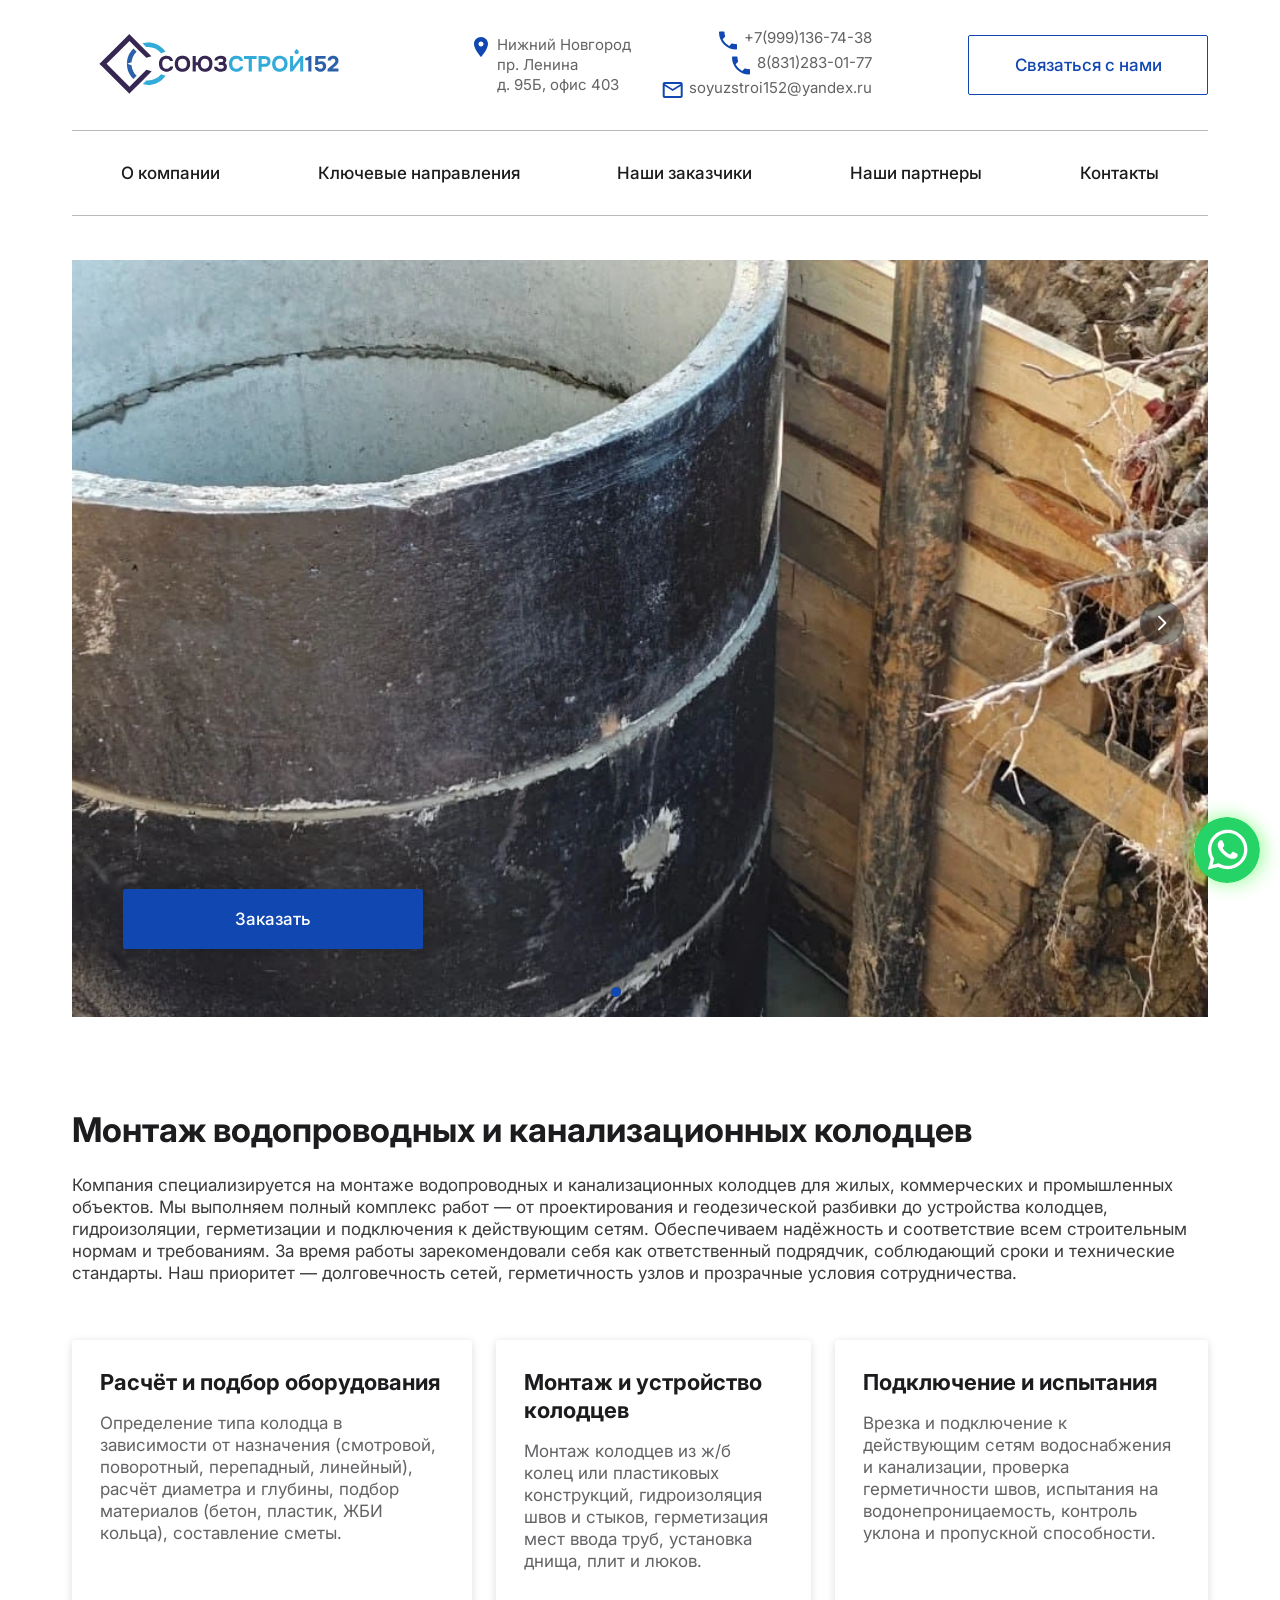
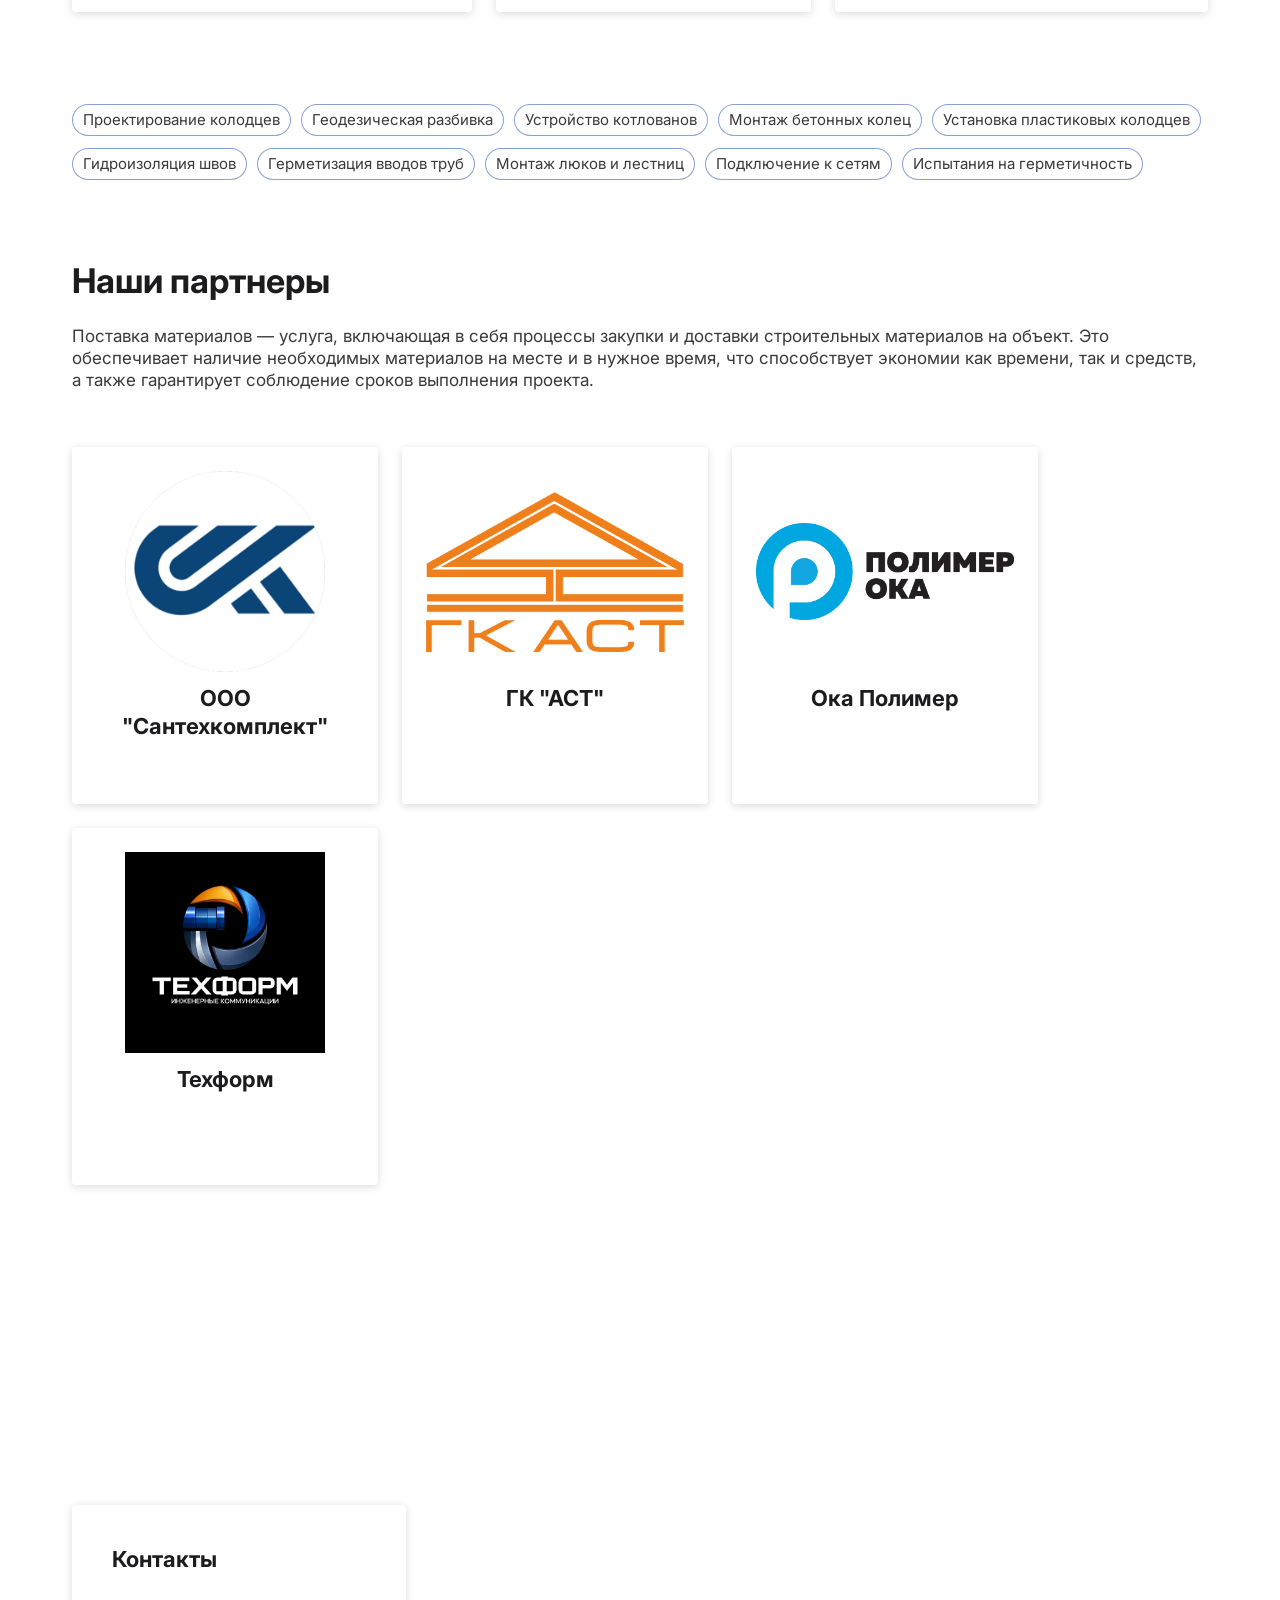
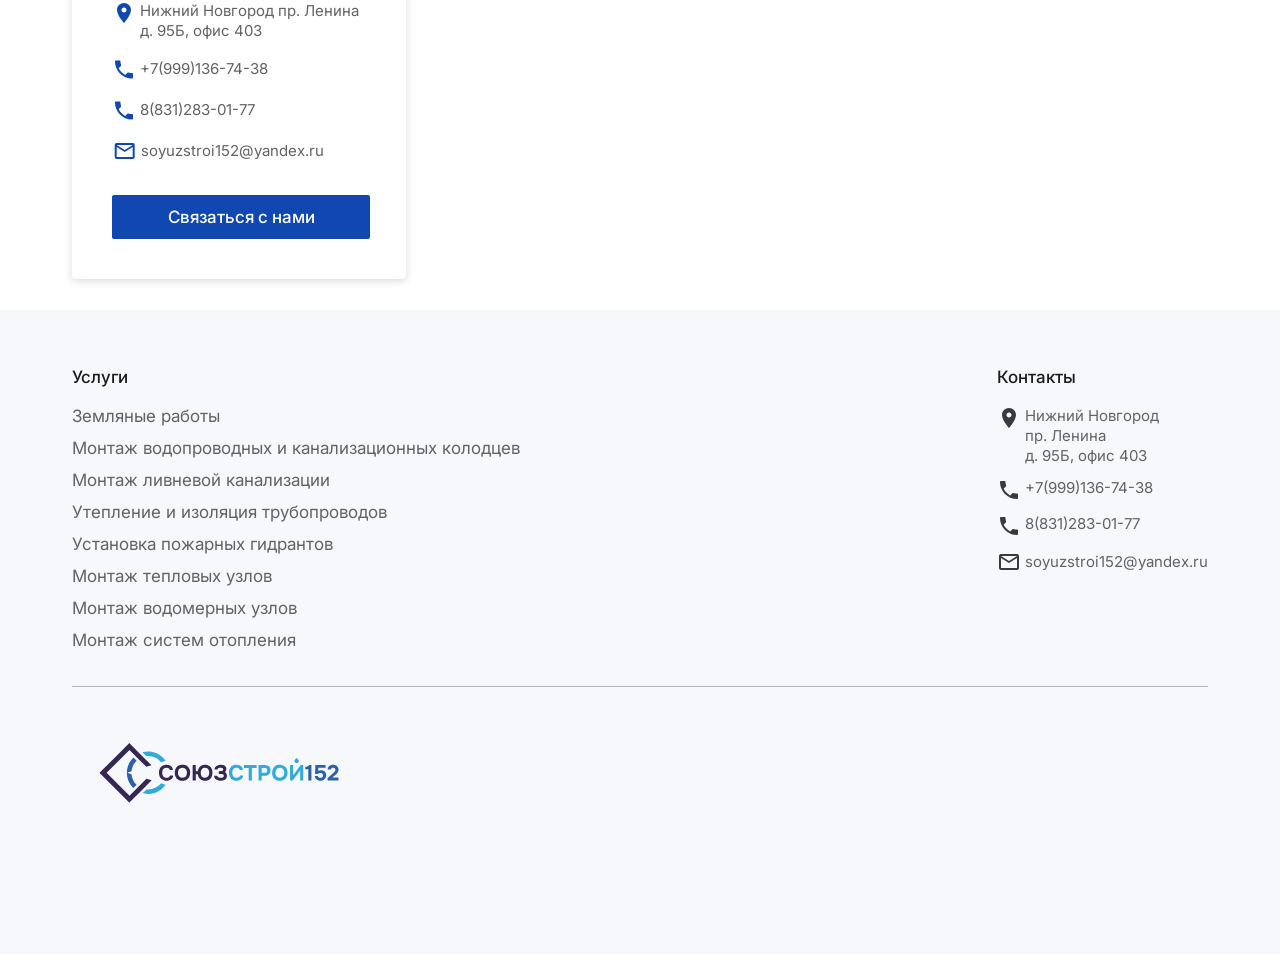
<file: montazh-kolodtsev.html>
<!DOCTYPE html>
<html lang="ru">

<head>
   <meta charset="UTF-8">
    <meta name="viewport" content="width=device-width, initial-scale=1, maximum-scale=1">
    <meta name="format-detection" content="telephone=no">

    <!-- Primary Meta Tags (для поисковых систем) -->
   <title>СоюзСтрой152 | Монтаж канализационных колодцев в Нижнем Новгороде</title>
    <meta name="description" content="Профессиональный монтаж канализационных колодцев в Нижнем Новгороде. Смотровые, поворотные, перепадные, линейные колодцы. Бетонные, пластиковые, ЖБИ изделия. Гидроизоляция, герметизация, подключение к наружной канализации. Работаем с частными и промышленными объектами. +7(999)136-74-38">    
    <meta name="robots" content="index, follow">
    <meta name="author" content="СоюзСтрой152">
    <!-- Open Graph Meta Tags -->
   <meta property="og:title" content="СоюзСтрой152 | Монтаж канализационных колодцев в Нижнем Новгороде">
    <meta property="og:description" content="Профессиональный монтаж канализационных колодцев в Нижнем Новгороде. Смотровые, поворотные, перепадные, линейные колодцы. Бетонные, пластиковые, ЖБИ изделия. Гидроизоляция, герметизация, подключение к наружной канализации. Работаем с частными и промышленными объектами. +7(999)136-74-38">    
    <meta name="robots" content="index, follow">
    <meta property="og:image" content="https://www.soyuzstroi152.ru/assets/banners/Banner7.webp">
    <meta property="og:image:alt" content="СоюзСтрой152 - Монтаж канализационных колодцев в Нижнем Новгороде">
    <meta property="og:url" content="https://www.soyuzstroi152.ru">
    <meta property="og:type" content="website">
    <meta property="og:site_name" content="СоюзСтрой152">
    <link rel="icon" href="favicon-32x32.ico" type="image/x-icon">
    <link rel="shortcut icon" href="favicon-32x32.ico" type="image/x-icon">
    <!-- Twitter Card Tags -->
    <meta name="twitter:card" content="summary_large_image">
    <meta name="twitter:title" content="СоюзСтрой152">
    <meta name="twitter:description"
        content="Профессиональный монтаж канализационных колодцев в Нижнем Новгороде. Смотровые, поворотные, перепадные, линейные колодцы. Бетонные, пластиковые, ЖБИ изделия. Гидроизоляция, герметизация, подключение к наружной канализации. Работаем с частными и промышленными объектами. +7(999)136-74-38">    
    <meta name="robots" content="index, follow">
    <meta name="twitter:image" content="https://www.soyuzstroi152.ru/assets/banners/Banner7.webp">
    <meta name="twitter:url" content="https://www.soyuzstroi152.ru">
    <!-- Yandex.Metrika counter -->
    <script type="text/javascript">
        (function(m,e,t,r,i,k,a){
            m[i]=m[i]||function(){(m[i].a=m[i].a||[]).push(arguments)};
            m[i].l=1*new Date();
            for (var j = 0; j < document.scripts.length; j++) {if (document.scripts[j].src === r) { return; }}
            k=e.createElement(t),a=e.getElementsByTagName(t)[0],k.async=1,k.src=r,a.parentNode.insertBefore(k,a)
        })(window, document,'script','https://mc.yandex.ru/metrika/tag.js?id=108718761', 'ym');

        ym(108718761, 'init', {webvisor:true, clickmap:true, ecommerce:"dataLayer", referrer: document.referrer, url: location.href, accurateTrackBounce:true, trackLinks:true});
    </script>
    <noscript>
        <div>
            <img src="https://mc.yandex.ru/watch/108718761" style="position:absolute; left:-9999px;" alt="" />
        </div>
    </noscript>
    <!-- /Yandex.Metrika counter -->


    <link rel="stylesheet" href="reset.css" />
    <link rel="stylesheet" href="styles.css" />
    <title>СоюзСтрой152 | Монтаж канализационных колодцев в Нижнем Новгороде</title>
    <script src="script.js" defer></script>
    <link rel="preconnect" href="https://fonts.googleapis.com">
    <link rel="preconnect" href="https://fonts.gstatic.com" crossorigin>
    <link href="https://fonts.googleapis.com/css2?family=Inter:wght@100..900&display=swap" rel="stylesheet">
   <link rel="manifest" href="/site.webmanifest" type="application/manifest+json">

    <link rel="stylesheet" href="components/modal/modal.css" />
    <script src="components/modal/modal.js" defer></script>
    <link rel="stylesheet" href="components/carousel/carousel.css" />
    <script src="components/carousel/carousel.js" defer></script>
    <link rel="stylesheet" href="components/accordion/accordion.css" />
    <script src="components/accordion/accordion.js" defer></script>
    <link rel="stylesheet" href="components/image/image.css" />
    <script>
    fetch('breadcrumb.json')
        .then(response => response.json())
        .then(data => {
        const script = document.createElement('script');
        script.type = 'application/ld+json';
        script.textContent = JSON.stringify(data);
        document.head.appendChild(script);
        });
    </script>
</head>

<body>
    <div class="page">
        <header class="page-header">
            <a class="logo" href="https://www.soyuzstroi152.ru">
                <img class="logo" src="assets/logo.svg" alt="logo"></a>
            <div class="contacts">
                <div class="contacts">
                    <div class="contacts-col">
                        <div class="contacts-item">
                            <img src="assets/Location.svg" alt="location">
                            <span class="contact-info">
                                Нижний Новгород<br>
                                пр. Ленина<br>
                                д. 95Б, офис 403
                            </span class="contact-info">
                        </div>
                    </div>
                    <div class="contacts-col-right" style="align-items: flex-end">
                        <div class="contacts-item">
                            <img src="assets/Phone.svg" alt="phone">
                            <span href="tel:+79991367438"  class="contact-info">
                                +7(999)136-74-38
                            </span>
                        </div>
                        <div class="contacts-item">
                            <img src="assets/Phone.svg" alt="phone">
                            <span class="contact-info">
                                8(831)283-01-77
                            </span>
                        </div>
                        <div class="contacts-item">
                            <img src="assets/Mail.svg" alt="mail">
                            <span class="contact-info">soyuzstroi152@yandex.ru</span>
                        </div>
                    </div>
                </div>
            </div>
                <a class="header-button" href="tel:+79991367438">
                    Связаться с нами
                </a>
                <div class="burger-menu">
                    <div class="menu-toggle" onclick="toggleMenu()">
                        <img src="assets/Menu.svg" alt="burger menu">
                    </div>
                    <div class="menu-items">
                        <button class="menu-close" onclick="toggleMenu()">
                            <img src="assets/close.svg" alt="close" width="24">
                        </button>
                        <ul>
                            <li><a href="https://www.soyuzstroi152.ru/#about">О компании</a></li>
                            <li><a href="https://www.soyuzstroi152.ru/#activities">Ключевые направления</a></li>
                            <li><a href="https://www.soyuzstroi152.ru/#customers">Наши заказчики</a></li>
                            <li><a href="https://www.soyuzstroi152.ru/#friends">Наши партнеры</a></li>
                            <li><a href="https://www.soyuzstroi152.ru/#contacts">Контакты</a></li>
                        </ul>
                        <div class="contacts-col-container1">
                            <div class="contacts-item">
                                <img src="assets/Location.svg" alt="location" width="20">
                                <h5>
                                    Нижний Новгород
                                    пр. Ленина
                                    д. 95Б, офис 403
                                </h5>
                            </div>
                            <div class="contacts-item1">
                                <img src="assets/Phone.svg" alt="phone" width="20">
                                <h5>
                                    +7(999)136-74-38
                                </h5>
                            </div>
                            <div class="contacts-item1">
                                <img src="assets/Mail.svg" alt="mail" width="20">
                                <h5>soyuzstroi152@yandex.ru</h5>
                            </div>
                        </div>
                        <a class="menu-button"
                            href="tel:+79991367438">Связаться
                            с нами</a>
                    </div>
                </div>
                <div class="overlay hidden" onclick="toggleMenu()"></div>
        </header>
        <div class="menu">
            <div class="menu-item">
               <a href="https://www.soyuzstroi152.ru/#about">О компании</a>
            </div>
            <div class="menu-item">
                <a href="https://www.soyuzstroi152.ru/#activities">Ключевые направления</a>
            </div>
            <div class="menu-item">
                <a href="https://www.soyuzstroi152.ru/#customers">Наши заказчики</a>
            </div>
            <div class="menu-item">
                <a href="https://www.soyuzstroi152.ru/#friends">Наши партнеры</a>
            </div>
            <div class="menu-item">
                <a href="https://www.soyuzstroi152.ru/#contacts">Контакты</a>
            </div>
        </div>
        <div class="carousel autoscroll">
            <div class="slides mobile-full-screen">
                <div class="slide show">
                    <div class="banner">
                        <div class="image cover 3x2 mobile:3x2">
                            <img src="assets/montazh_kolodtsev/banner1.webp"
                                srcset="assets/montazh_kolodtsev/banner1.webp 600w, assets/montazh_kolodtsev/banner1.webp"
                                sizes="(max-width: 600px) 600px, 100vw" alt="banner">
                        </div>
                        <div class="inner">
                            <div class="text">
                                <h1></h1>
                            </div>
                            <div class="buttons">
                                <button class="button1" onclick="openModal('form-modal')">Заказать</button>
                            </div>
                        </div>
                    </div>
                </div>
                <div class="slide show">
                    <div class="banner">
                        <div class="image cover 3x2 mobile:3x2">
                            <img src="assets/montazh_kolodtsev/banner2.webp"
                                srcset="assets/montazh_kolodtsev/banner2.webp 600w, assets/montazh_kolodtsev/banner2.webp"
                                sizes="(max-width: 600px) 600px, 100vw" alt="banner">
                        </div>
                        <div class="inner">
                            <div class="text">
                                <h1></h1>
                            </div>
                            <div class="buttons">
                                <button class="button1" onclick="openModal('form-modal')">Заказать</button>
                            </div>
                        </div>
                    </div>
                </div>
                <div class="slide show">
                    <div class="banner">
                        <div class="image cover 3x2 mobile:3x2">
                            <img src="assets/montazh_kolodtsev/banner4.webp"
                                srcset="assets/montazh_kolodtsev/banner4.webp 600w, assets/montazh_kolodtsev/banner4.webp"
                                sizes="(max-width: 600px) 600px, 100vw" alt="banner">
                        </div>
                        <div class="inner">
                            <div class="text">
                                <h1></h1>
                            </div>
                            <div class="buttons">
                                <button class="button1" onclick="openModal('form-modal')">Заказать</button>
                            </div>
                        </div>
                    </div>
                </div>
                <div class="slide show">
                    <div class="banner">
                        <div class="image cover 3x2 mobile:3x2">
                            <img src="assets/montazh_kolodtsev/banner5.webp"
                                srcset="assets/montazh_kolodtsev/banner5.webp 600w, assets/montazh_kolodtsev/banner5.webp"
                                sizes="(max-width: 600px) 600px, 100vw" alt="banner">
                        </div>
                        <div class="inner">
                            <div class="text">
                                <h1></h1>
                            </div>
                            <div class="buttons">
                                <button class="button1" onclick="openModal('form-modal')">Заказать</button>
                            </div>
                        </div>
                    </div>
                </div>
            </div>
            <div class="controls dark">
                <button class="prev">
                    <img src="assets/Previous.svg" alt="back">
                </button>
                <button class="next">
                    <img src="assets/Next.svg" alt="forward">
                </button>
            </div>
            <div class="indicators inside">
            </div>
        </div>
        <div class="info" id="about">
            <h2>Монтаж водопроводных и канализационных колодцев</h2>
            <p>
             Компания специализируется на монтаже водопроводных и канализационных колодцев для жилых, 
             коммерческих и промышленных объектов. Мы выполняем полный комплекс работ — от проектирования и 
             геодезической разбивки до устройства колодцев, гидроизоляции, герметизации и подключения к действующим сетям. 
             Обеспечиваем надёжность и соответствие всем строительным нормам и требованиям. 
             За время работы зарекомендовали себя как ответственный подрядчик, соблюдающий сроки и технические стандарты. 
             Наш приоритет — долговечность сетей, герметичность узлов и прозрачные условия сотрудничества.
            </p>
        </div>
        <div class="advantage-list">
            <div class="advantage-card">
                <div class="advantage-title">
                    <h3>Расчёт и подбор оборудования</h3>
                </div>
                <p style="color: #636366;">Определение типа колодца в зависимости от назначения 
                    (смотровой, поворотный, перепадный, линейный), расчёт диаметра и глубины, подбор материалов 
                    (бетон, пластик, ЖБИ кольца), составление сметы.
                </p>
            </div>
            <div class="advantage-card">
                <div class="advantage-title">
                    <h3>Монтаж и устройство колодцев</h3>
                </div>
                <p style="color: #636366;">Монтаж колодцев из ж/б колец или пластиковых конструкций, 
                    гидроизоляция швов и стыков, герметизация мест ввода труб, установка днища, плит и люков.
                </p>
            </div>
            <div class="advantage-card">
                <div class="advantage-title">
                    <h3>Подключение и испытания</h3>
                </div>
                <p style="color: #636366;">Врезка и подключение к действующим сетям водоснабжения и канализации, 
                    проверка герметичности швов, испытания на водонепроницаемость, контроль уклона и пропускной способности.
                </p>
            </div>
        </div>
        <ul class="chip-list">
            <li>Проектирование колодцев</li>
            <li>Геодезическая разбивка</li>
            <li>Устройство котлованов</li>
            <li>Монтаж бетонных колец</li>
            <li>Установка пластиковых колодцев</li>
            <li>Гидроизоляция швов</li>
            <li>Герметизация вводов труб</li>
            <li>Монтаж люков и лестниц</li>
            <li>Подключение к сетям</li>
            <li>Испытания на герметичность</li>
        </ul>
        <div class="info" id="friends">
            <h2>Наши партнеры</h2>
            <p>Поставка материалов — услуга, включающая в себя процессы закупки и доставки строительных материалов на
                объект. Это обеспечивает наличие необходимых материалов на месте и в нужное время, что способствует
                экономии
                как времени, так и средств, а также гарантирует соблюдение сроков выполнения проекта.</p>
        </div>
        <div class="card-list">
             <div class="card">
               <div class="image 9x7 mobile:3x2">
                        <img src="assets/friends/santehkomplekt.png" alt="santehkomplekt">
                    </div>
                <h3 class="card-title1">ООО "Сантехкомплект"</h3>
            </div>
            <div class="card">
               <div class="image 9x7 mobile:3x2">
                        <img src="assets/friends/ast.png" alt="gk ast">
                    </div>
                <h3 class="card-title1">ГК "АСТ"</h3>
            </div>
            <div class="card">
                <div class="image 9x7 mobile:3x2">
                    <img src="assets/friends/oka_polimer.png" alt="oka polimer">
                </div>
                <h3 class="card-title1">Ока Полимер</h3>
            </div>
            <div class="card">
                <div class="image 9x7 mobile:3x2">
                    <img src="assets/friends/tehform.jpg" alt="techform">
                </div>
                <h3 class="card-title1">Техформ</h3>
            </div>
        </div>
        <div class="contact-container">
            <h3>Контакты</h3>
            <div class="contacts-col-container">
                <div class="contacts-item">
                    <img class="contact-icon" src="assets/Location.svg" alt="location">
                    <span class="contact-info">
                        Нижний Новгород
                        пр. Ленина
                        д. 95Б, офис 403
                    </span>
                </div>
                <div class="contacts-item1">
                    <img class="contact-icon" src="assets/Phone.svg" alt="phone">
                    <span class="contact-info">+7(999)136-74-38</span>
                </div>
                 <div class="contacts-item1">
                    <img class="contact-icon" src="assets/Phone.svg" alt="phone">
                    <span class="contact-info">8(831)283-01-77</span>
                </div>
                <div class="contacts-item1">
                    <img class="contact-icon" src="assets/Mail.svg" alt="mail">
                    <span class="contact-info">soyuzstroi152@yandex.ru</span>
                </div>
            </div>
            <a class="button3" href="tel:+79991367438">Связаться с нами</a>
        </div>
    </div>
    <iframe id="contacts" title="yandex-map" class="map" 
        src="https://yandex.ru/map-widget/v1/?um=constructor%3Af2e4f0c6394a9d39ff410735a6fb97b8046e6c0f4b3bfcd24cb765606fe67df3&amp;source=constructor" width="100%" height="600" frameborder="0">
    </iframe>
    <a class="whatsapp-button" aria-label="Напишите нам в Whatsapp"
        href="https://api.whatsapp.com/send/?phone=79200206277&text&type=phone_number&app_absent=0" target="_blank">
        <svg width="66" height="66" viewBox="0 0 66 66" fill="none" xmlns="http://www.w3.org/2000/svg">
            <g clip-path="url(#clip0_1654_2513)">
                <path
                    d="M29.8415 0.14176C19.529 1.21168 10.4927 6.8191 5.0013 15.5589C-2.78464 27.9339 -1.328 44.2922 8.50755 55.0687C13.9603 61.0371 20.7665 64.6078 28.9392 65.7679C30.4603 65.9871 35.5263 65.9742 37.1247 65.7679C44.5884 64.7367 51.2658 61.4238 56.3447 56.2418C58.0204 54.5402 58.3685 54.1406 59.4771 52.6711C62.7771 48.2754 64.9298 42.9129 65.7677 37.0605C65.9868 35.5394 65.9868 30.4605 65.7677 28.9394C65.2134 25.0336 64.195 21.7078 62.5837 18.4464C60.8564 14.9918 59.1033 12.5297 56.3575 9.75817C51.2658 4.60192 44.8978 1.39215 37.5759 0.309338C35.9904 0.0773069 31.4142 -0.0258181 29.8415 0.14176ZM38.0271 13.1871C49.5642 15.9328 56.1126 27.5859 52.4001 38.7492C51.4462 41.6367 49.9251 44.0472 47.6306 46.3547C44.7302 49.2679 41.5978 50.9695 37.5115 51.8332C36.39 52.0781 35.7454 52.1297 33.7732 52.1297C30.5118 52.1425 28.4751 51.7172 25.6005 50.4539C24.8915 50.1445 24.2212 49.8867 24.1052 49.8867C24.0021 49.8867 21.656 50.4925 18.8845 51.2273C16.1259 51.9492 13.8443 52.5422 13.8314 52.5293C13.8056 52.5164 14.4243 50.2218 15.1849 47.4375L16.5771 42.3586L15.9712 41.1211C14.6048 38.3496 13.999 35.707 13.999 32.4843C14.0118 26.9672 15.9583 22.2879 19.8513 18.4336C22.9064 15.4043 26.7736 13.5222 31.2595 12.839C31.4786 12.8132 32.7806 12.8004 34.1599 12.8261C36.2997 12.8648 36.8798 12.9164 38.0271 13.1871Z"
                    fill="#25D366" />
                <path
                    d="M32.2908 16.1391C25.9744 16.5902 20.1994 21.102 18.1756 27.1734C17.5311 29.1328 17.3506 30.293 17.3506 32.4844C17.3506 35.823 17.9822 38.0531 19.8643 41.3273L20.1607 41.8688L19.3615 44.7949C18.9232 46.4063 18.5752 47.7598 18.6139 47.7855C18.6396 47.8113 20.0061 47.4762 21.6561 47.0508L24.6596 46.2516L26.2193 47.0379C28.7846 48.3141 31.0146 48.8555 33.7861 48.8555C40.7084 48.8555 47.0377 44.2922 49.2291 37.6922C49.8865 35.6941 50.0541 34.6758 50.0541 32.4844C50.0541 30.9117 49.9896 30.2027 49.7705 29.1328C48.3654 22.5457 43.1834 17.4926 36.6092 16.3195C35.2041 16.0746 33.9021 16.023 32.2908 16.1391ZM28.385 23.6285C28.7975 24.0926 30.4604 28.2047 30.3701 28.5527C30.3314 28.7074 29.9447 29.2875 29.5193 29.8547C29.0939 30.409 28.7459 30.9504 28.7459 31.0664C28.7459 31.3113 29.7771 32.8453 30.5764 33.7863C31.44 34.8047 33.0771 36.0422 34.4564 36.7512C36.1967 37.6148 36.2869 37.6148 37.2795 36.3902C38.517 34.882 38.633 34.7789 38.9682 34.8691C39.3549 34.9852 43.0416 36.7125 43.4283 36.9574C43.7119 37.1379 43.7248 37.2152 43.6604 38.0145C43.6217 38.4914 43.4928 39.123 43.3768 39.4195C43.1061 40.0898 42.1264 40.9922 41.1467 41.4691C40.4635 41.8043 40.2959 41.8301 38.865 41.8301C37.4342 41.8301 37.2279 41.7914 36.0936 41.3918C34.2244 40.7215 33.0643 40.1672 31.6592 39.2262C28.9521 37.4215 25.7424 33.7992 24.4275 31.0535C23.8604 29.8547 23.6799 28.9523 23.7443 27.5859C23.8088 26.3098 24.1311 25.4719 24.9818 24.4148C25.6779 23.5641 26.142 23.3449 27.2377 23.332C27.9982 23.332 28.1529 23.3707 28.385 23.6285Z"
                    fill="#25D366" />
            </g>
            <defs>
                <clipPath id="clip0_1654_2513">
                    <rect width="66" height="66" rx="33" fill="white" />
                </clipPath>
            </defs>
        </svg>
    </a>
    <footer>
        <div class="page">
            <div class="footer-container">
                <div class="footer-items">
                    <h4 class="link-heading">Услуги</h4>
                    <a class="links" href="https://www.soyuzstroi152.ru/zemlyanie-raboti">Земляные работы</a>
                    <a class="links" href="https://www.soyuzstroi152.ru/montazh-kolodtsev">Монтаж водопроводных и канализационных колодцев</a>
                    <a class="links" href="https://www.soyuzstroi152.ru/montazh-livnevoi-kanalizacii">Монтаж ливневой канализации</a>
                    <a class="links" href="https://www.soyuzstroi152.ru/uteplenie-i-izolyacia">Утепление и изоляция трубопроводов</a>
                    <a class="links" href="https://www.soyuzstroi152.ru/ustanovka-pozharnih-gidrantov">Установка пожарных гидрантов</a>
                    <a class="links" href="https://www.soyuzstroi152.ru/teplovie-uzli">Монтаж тепловых узлов</a>
                    <a class="links" href="https://www.soyuzstroi152.ru/">Монтаж водомерных узлов</a>
                    <a class="links" href="https://www.soyuzstroi152.ru/">Монтаж систем отопления</a>
                </div>
                <div class="footer-items">
                    <h4 class="link-heading">Контакты</h4>
                    <div class="item">
                        <img src="assets/location-footer.svg" alt="location">
                        <span class="contact-info">Нижний Новгород<br>
                            пр. Ленина<br>
                            д. 95Б, офис 403
                        </span>
                    </div>
                    <div class="item">
                        <img src="assets/phone-footer.svg" alt="phone">
                        <span class="contact-info">+7(999)136-74-38 </span>
                    </div>
                    <div class="item">
                        <img src="assets/phone-footer.svg" alt="phone">
                        <span class="contact-info">8(831)283-01-77</span>
                    </div>
                    <div class="item">
                        <div id="mail">
                            <img src="assets/mail-footer.svg" alt="mail">
                            <span class="contact-info">soyuzstroi152@yandex.ru</span>
                        </div>
                    </div>
                </div>
            </div>
            <hr>
            <div class="footer-container" style="align-items: center;">
                <div class="logo"><img src="assets/logo.svg" alt="logo"></div>
                <!-- <div id="social-networks">
                    <a class="social-network" href="https://www.instagram.com/soyuzstroi152/" target="_blank">
                        <img src="assets/instagram.svg" alt="instagram">
                    </a>
                    <a class="social-network"
                        href="https://api.whatsapp.com/send/?phone=79992099988&text&type=phone_number&app_absent=0"
                        target="_blank">
                        <img src="assets/whatsapp.svg" alt="whatsapp">
                    </a>
                    <a class="social-network" href="https://t.me/soyuzstroi152" target="_blank">
                        <img src="assets/tg.svg" alt="telegram">
                    </a>
                </div> -->
            </div>
            <div class="footer-container-mob">
                <div class="accordion">
                    <div class="accordion-section">
                        <h4 class="accordion-title">Ключевые направления</h4>
                        <div class="accordion-content">
                            <a class="links" href="https://www.soyuzstroi152.ru/">Наружные инженерные сети</a>
                            <a class="links" href="https://www.soyuzstroi152.ru/">Внутренние инженерные системы</a>
                            <a class="links" href="https://www.soyuzstroi152.ru/">Проектирование</a>
                            <a class="links" href="https://www.soyuzstroi152.ru/">Теплоизоляция и защита трубопроводов</a>
                        </div>
                    </div>
                    <div class="accordion-section">
                        <h4 class="accordion-title">Наши партнеры</h4>
                        <div class="accordion-content">
                            <a class="links" href="https://www.soyuzstroi152.ru/">ООO "Сантехкомплект"</a>
                            <a class="links" href="https://www.soyuzstroi152.ru/">ГK "АСТ"</a>
                            <a class="links" href="https://www.soyuzstroi152.ru/">Ока Полимер</a>
                            <a class="links" href="https://www.soyuzstroi152.ru/">Техформ"</a>
                        </div>
                    </div>
                    <div class="accordion-section">
                        <h4 class="accordion-title">Услуги</h4>
                        <div class="accordion-content">
                            <a class="links" href="https://www.soyuzstroi152.ru/zemlyanie-raboti">Земляные работы</a>
                            <a class="links" href="https://www.soyuzstroi152.ru/montazh-kolodtsev">Монтаж водопроводных и канализационных колодцев</a>
                            <a class="links" href="https://www.soyuzstroi152.ru/montazh-livnevoi-kanalizacii">Монтаж ливневой канализации</a>
                            <a class="links" href="https://www.soyuzstroi152.ru/uteplenie-i-izolyacia">Утепление и изоляция трубопроводов</a>
                            <a class="links" href="https://www.soyuzstroi152.ru/ustanovka-pozharnih-gidrantov">Установка пожарных гидрантов</a>
                            <a class="links" href="https://www.soyuzstroi152.ru/teplovie-uzli">Монтаж тепловых узлов</a>
                            <a class="links" href="https://www.soyuzstroi152.ru/">Монтаж водомерных узлов</a>
                            <a class="links" href="https://www.soyuzstroi152.ru/">Монтаж систем отопления</a>
                        </div>
                    </div>
                    <h4 class="link-heading">Контакты</h4>
                    <div class="item">
                        <img src="assets/location-footer.svg" alt="location" width="20">
                        <span class="contact-info">Нижний Новгород
                            пр. Ленина
                            д. 95Б, офис 403</span>
                    </div>
                    <div class="item">
                        <img src="assets/phone-footer.svg" alt="phone" width="20">
                        <span class="contact-info">+7-999-136-74-38
                            (Отдел логистики)</span>
                    </div>
                    <div class="item">
                        <img src="assets/phone-footer.svg" alt="phone" width="20">
                        <span class="contact-info">+7-999-136-74-38
                            (Отдел спецтехники)</span>
                    </div>
                    <div class="item">
                        <div id="mail">
                            <img src="assets/mail-footer.svg" alt="mail" width="20">
                            <span class="contact-info">soyuzstroi152@yandex.ru</span>
                        </div>
                    </div>
                </div>
            </div>
            <div class="footer-container-mob1" style="align-items: center;">
                <img class="logo" src="assets/logo.svg" alt="logo">
                <div id="social-networks">
                    <!-- <a class="social-network" href="https://www.instagram.com/speclg/" target="_blank">
                        <img src="assets/instagram.svg" alt="instagram" width="40">
                    </a> -->
                    <a class="social-network"
                        href="https://api.whatsapp.com/send/?phone=79991367438&text&type=phone_number&app_absent=0"
                        target="_blank">
                        <img src="assets/whatsapp.svg" alt="whatsapp" width="40">
                    </a>
                    <!-- <a class="social-network" href="https://t.me/tk_speclogistika" target="_blank">
                        <img src="assets/tg.svg" alt="telegram" width="40">
                    </a> -->
                </div>
            </div>
    </footer>
    <div class="modal-overlay" id="form-modal">
        <div class="modal">
            <button class="modal-close x">
                <img id="close" src="assets/close.svg" alt="close button">
            </button>
            <form class="modal-content" id="contact-form" action="https://formspree.io/f/xqewdepk"
            method="POST">
                <h3 class="modal-heading1">Оставьте заявку на расчет</h3>
                <h4 class="modal-heading2">Мы рассчитаем стоимость услуг и перезвоним Вам.</h4>
                <div class="modal-item">
                    <label>Услуга</label>
                    <input type="text" name="service">
                </div>
                <div class="modal-item">
                    <label>Ваше имя</label>
                    <input type="text" name="username" placeholder="Иванов Иван" required>
                </div>
                <div class="modal-item">
                    <label>Номер телефона</label>
                    <input type="tel" id="phone" name="phone" required
                        pattern="\+?\d{1,3}?\s?\(?\d{3}\)?\s?\d{3}[-\s]?\d{2}[-\s]?\d{2}"
                        placeholder="+7(999)136-74-38">
                </div>
                <div class="modal-item">
                    <label>Комментарий</label>
                    <textarea name="comment" rows="3" placeholder="Параметры и описание работ"></textarea>
                </div>
                <label class="modal-item" id="modal-item">
                    <input type="checkbox" class="checkbox" required>
                    <span id="checkbox-text">Отправляя заявку, вы даете согласие на обработку
                        персональных данных</span>
                </label>
                <button class="submit-button" type="submit">Рассчитать</button>
            </form>
        </div>
    </div>
    <div class="modal-overlay" id="success-modal">
        <div class="modal">
            <button class="modal-close x">
                <img id="close" src="assets/close.svg" alt="close">
            </button>
            <div class="modal-content" id="modal-content">
                <h3 class="modal-heading1" id="modal-heading1">Заявка успешно отправлена</h3>
                <p class="modal-heading2" id="modal-heading2">Мы получили вашу заявку. Наш менеджер свяжется с вами в
                    ближайшее время.</p>
                <button class="submit-button x">Закрыть</button>
            </div>
        </div>
    </div>

</body>

</html>
</file>
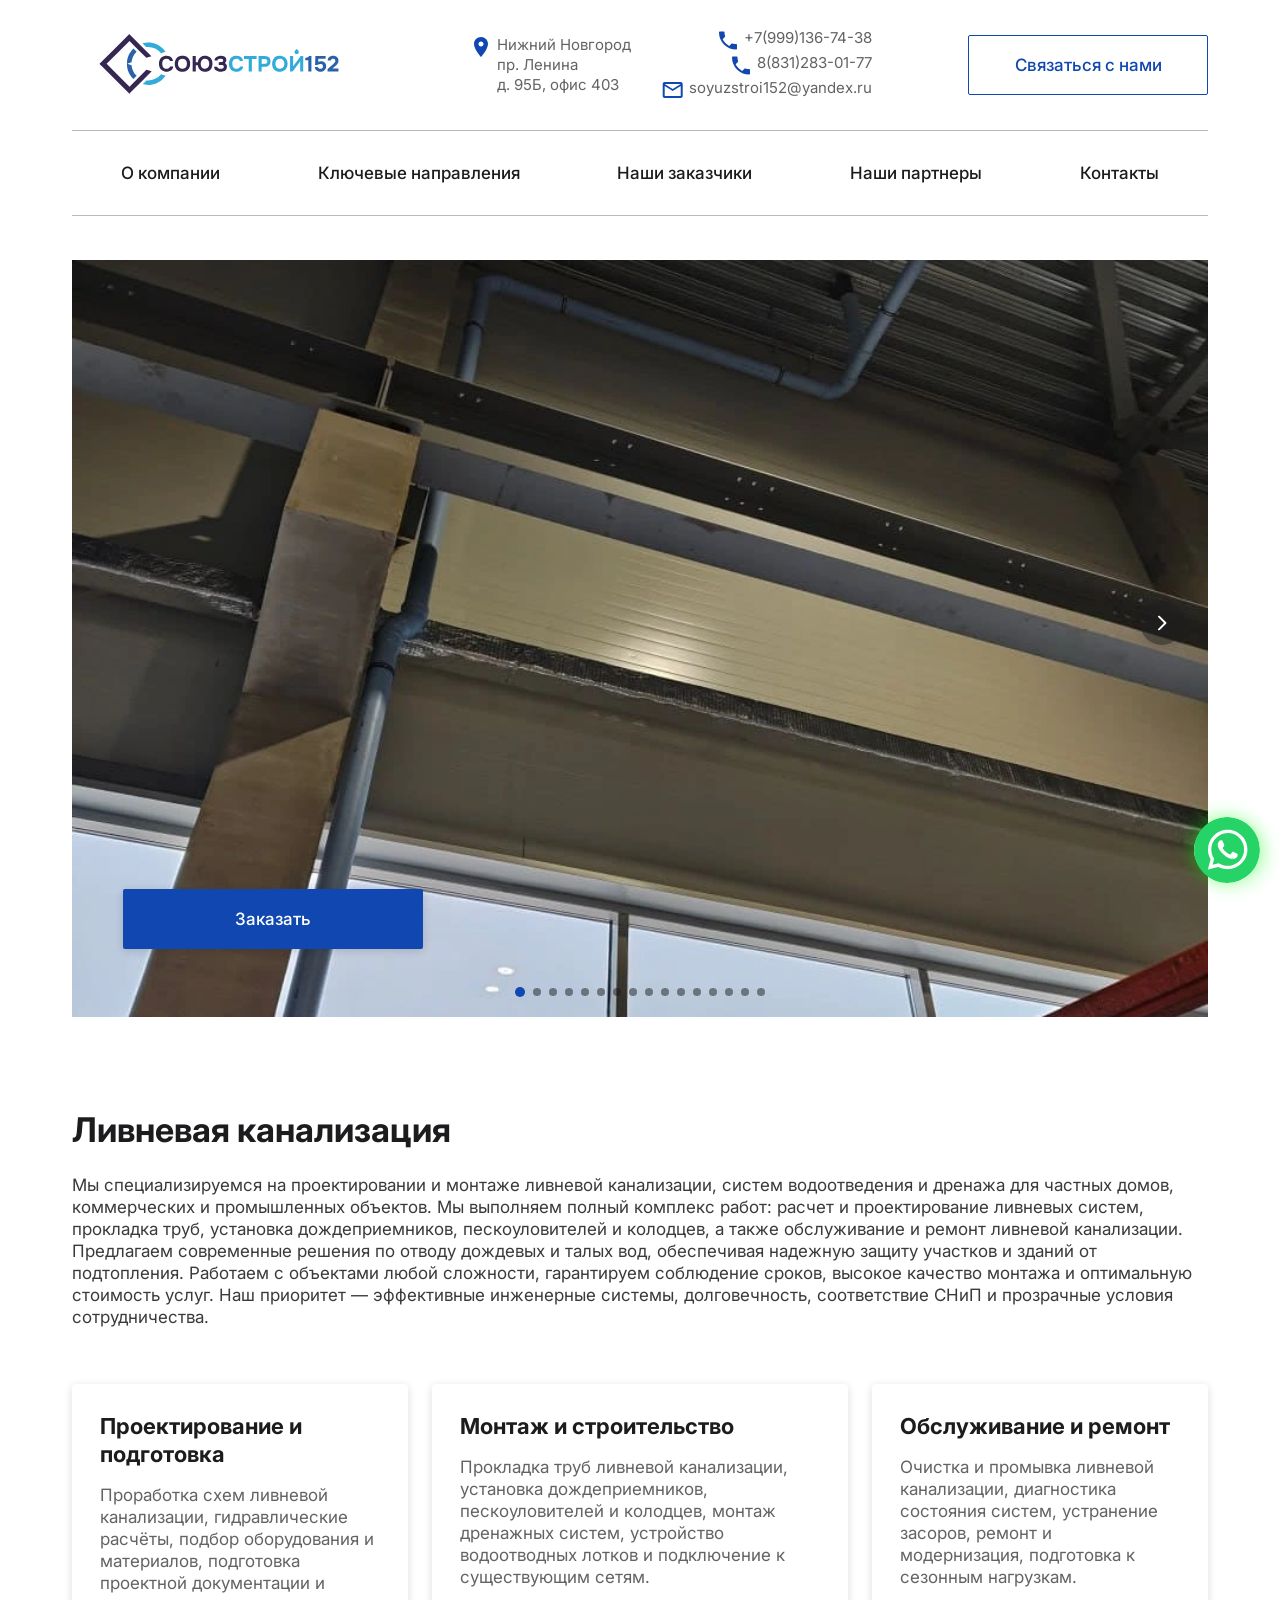
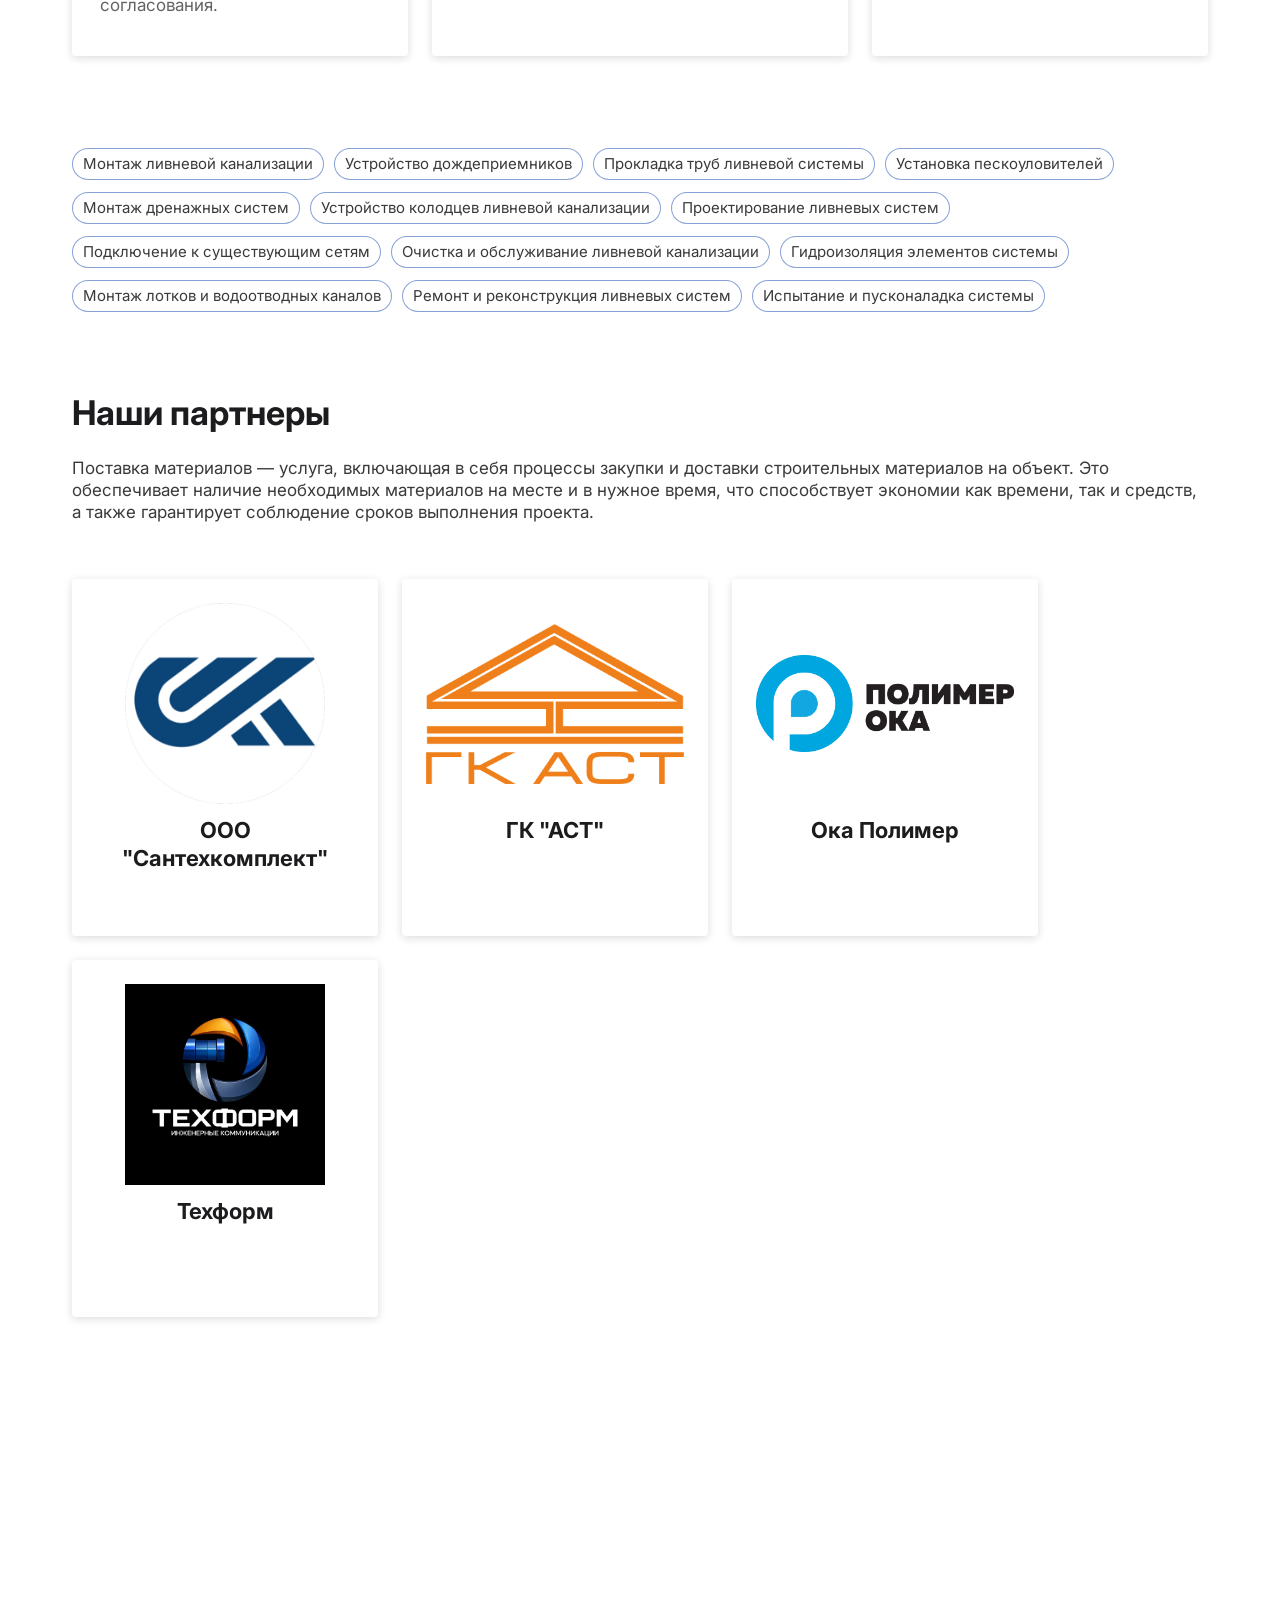
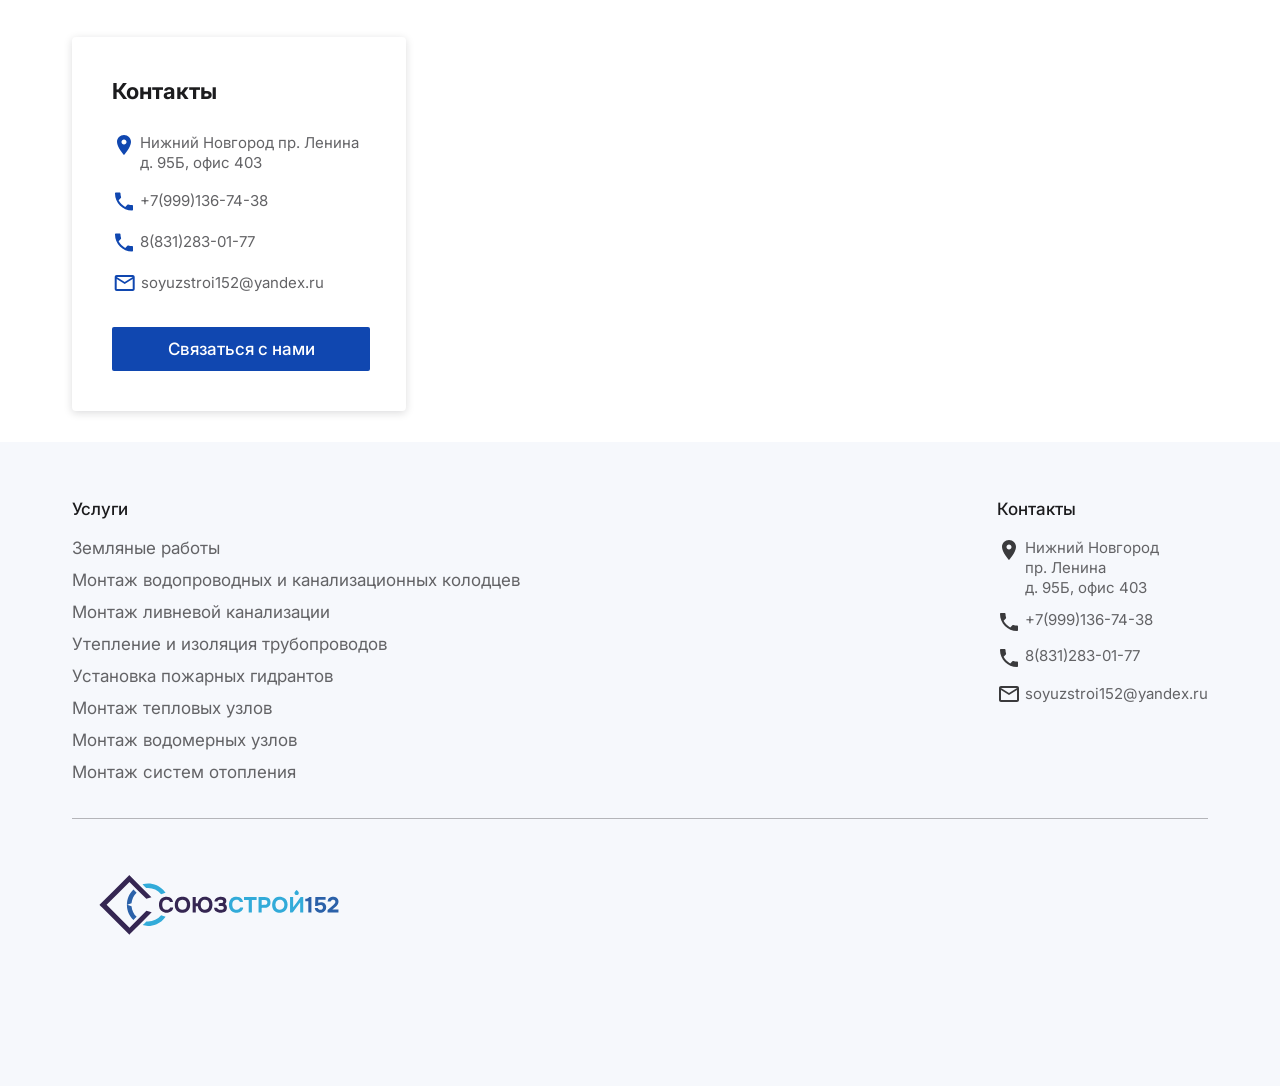
<file: montazh-livnevoi-kanalizacii.html>
<!DOCTYPE html>
<html lang="ru">

<head>
   <meta charset="UTF-8">
    <meta name="viewport" content="width=device-width, initial-scale=1, maximum-scale=1">
    <meta name="format-detection" content="telephone=no">

    <!-- Primary Meta Tags (для поисковых систем) -->
   <title>СоюзСтрой152 | Монтаж ливневой канализации в Нижнем Новгороде</title>
    <meta name="description" content="Монтаж ливневой канализации в Нижнем Новгороде и области под ключ. Проектирование, прокладка труб, установка дождеприемников, колодцев и дренажных систем. Эффективный отвод дождевых и талых вод, защита участков от подтопления. Качественно, в срок. Звоните: +7(999)136-74-38">    <meta name="keywords" content="строительство инженерных сетей Нижний Новгород, реконструкция, водопровод, канализация, отопление, ИТП, пожаротушение, монтаж на высоте, СоюзСтрой152">
    <meta name="robots" content="index, follow">
    <meta name="author" content="СоюзСтрой152">
    <!-- Open Graph Meta Tags -->
   <meta property="og:title" content="СоюзСтрой152 | Монтаж ливневой канализации в Нижнем Новгороде">
    <meta property="og:description" content="Монтаж ливневой канализации в Нижнем Новгороде и области под ключ. Проектирование, прокладка труб, установка дождеприемников, колодцев и дренажных систем. Эффективный отвод дождевых и талых вод, защита участков от подтопления. Качественно, в срок. Звоните: +7(999)136-74-38">
    <meta property="og:image" content="https://www.soyuzstroi152.ru/assets/banners/Banner7.webp">
    <meta property="og:image:alt" content="СоюзСтрой152 - Монтаж ливневой канализации в Нижнем Новгороде">
    <meta property="og:url" content="https://www.soyuzstroi152.ru">
    <meta property="og:type" content="website">
    <meta property="og:site_name" content="СоюзСтрой152">
    <link rel="icon" href="favicon-32x32.ico" type="image/x-icon">
    <link rel="shortcut icon" href="favicon-32x32.ico" type="image/x-icon">
    <!-- Twitter Card Tags -->
    <meta name="twitter:card" content="summary_large_image">
    <meta name="twitter:title" content="СоюзСтрой152">
    <meta name="twitter:description"
        content="Монтаж ливневой канализации в Нижнем Новгороде и области под ключ. Проектирование, прокладка труб, установка дождеприемников, колодцев и дренажных систем. Эффективный отвод дождевых и талых вод, защита участков от подтопления. Качественно, в срок. Звоните: +7(999)136-74-38">    <meta name="keywords" content="строительство инженерных сетей Нижний Новгород, реконструкция, водопровод, канализация, отопление, ИТП, пожаротушение, монтаж на высоте, СоюзСтрой152">
    <meta name="twitter:image" content="https://www.soyuzstroi152.ru/assets/banners/Banner7.webp">
    <meta name="twitter:url" content="https://www.soyuzstroi152.ru">
    <!-- Yandex.Metrika counter -->
    <script type="text/javascript">
        (function(m,e,t,r,i,k,a){
            m[i]=m[i]||function(){(m[i].a=m[i].a||[]).push(arguments)};
            m[i].l=1*new Date();
            for (var j = 0; j < document.scripts.length; j++) {if (document.scripts[j].src === r) { return; }}
            k=e.createElement(t),a=e.getElementsByTagName(t)[0],k.async=1,k.src=r,a.parentNode.insertBefore(k,a)
        })(window, document,'script','https://mc.yandex.ru/metrika/tag.js?id=108718761', 'ym');

        ym(108718761, 'init', {webvisor:true, clickmap:true, ecommerce:"dataLayer", referrer: document.referrer, url: location.href, accurateTrackBounce:true, trackLinks:true});
    </script>
    <noscript>
        <div>
            <img src="https://mc.yandex.ru/watch/108718761" style="position:absolute; left:-9999px;" alt="" />
        </div>
    </noscript>
    <!-- /Yandex.Metrika counter -->


    <link rel="stylesheet" href="reset.css" />
    <link rel="stylesheet" href="styles.css" />
    <title>СоюзСтрой152 | Монтаж ливневой канализации в Нижнем Новгороде</title>
    <script src="script.js" defer></script>
    <link rel="preconnect" href="https://fonts.googleapis.com">
    <link rel="preconnect" href="https://fonts.gstatic.com" crossorigin>
    <link href="https://fonts.googleapis.com/css2?family=Inter:wght@100..900&display=swap" rel="stylesheet">
   <link rel="manifest" href="/site.webmanifest" type="application/manifest+json">

    <link rel="stylesheet" href="components/modal/modal.css" />
    <script src="components/modal/modal.js" defer></script>
    <link rel="stylesheet" href="components/carousel/carousel.css" />
    <script src="components/carousel/carousel.js" defer></script>
    <link rel="stylesheet" href="components/accordion/accordion.css" />
    <script src="components/accordion/accordion.js" defer></script>
    <link rel="stylesheet" href="components/image/image.css" />
    <script>
    fetch('breadcrumb.json')
        .then(response => response.json())
        .then(data => {
        const script = document.createElement('script');
        script.type = 'application/ld+json';
        script.textContent = JSON.stringify(data);
        document.head.appendChild(script);
        });
    </script>
</head>

<body>
    <div class="page">
        <header class="page-header">
            <a class="logo" href="https://www.soyuzstroi152.ru">
                <img class="logo" src="assets/logo.svg" alt="logo"></a>
            <div class="contacts">
                <div class="contacts">
                    <div class="contacts-col">
                        <div class="contacts-item">
                            <img src="assets/Location.svg" alt="location">
                            <span class="contact-info">
                                Нижний Новгород<br>
                                пр. Ленина<br>
                                д. 95Б, офис 403
                            </span class="contact-info">
                        </div>
                    </div>
                    <div class="contacts-col-right" style="align-items: flex-end">
                        <div class="contacts-item">
                            <img src="assets/Phone.svg" alt="phone">
                            <span href="tel:+79991367438"  class="contact-info">
                                +7(999)136-74-38
                            </span>
                        </div>
                        <div class="contacts-item">
                            <img src="assets/Phone.svg" alt="phone">
                            <span class="contact-info">
                                8(831)283-01-77
                            </span>
                        </div>
                        <div class="contacts-item">
                            <img src="assets/Mail.svg" alt="mail">
                            <span class="contact-info">soyuzstroi152@yandex.ru</span>
                        </div>
                    </div>
                </div>
            </div>
                <a class="header-button" href="tel:+79991367438">
                    Связаться с нами
                </a>
                <div class="burger-menu">
                    <div class="menu-toggle" onclick="toggleMenu()">
                        <img src="assets/Menu.svg" alt="burger menu">
                    </div>
                    <div class="menu-items">
                        <button class="menu-close" onclick="toggleMenu()">
                            <img src="assets/close.svg" alt="close" width="24">
                        </button>
                        <ul>
                            <li><a href="https://www.soyuzstroi152.ru/#about">О компании</a></li>
                            <li><a href="https://www.soyuzstroi152.ru/#activities">Ключевые направления</a></li>
                            <li><a href="https://www.soyuzstroi152.ru/#customers">Наши заказчики</a></li>
                            <li><a href="https://www.soyuzstroi152.ru/#friends">Наши партнеры</a></li>
                            <li><a href="https://www.soyuzstroi152.ru/#contacts">Контакты</a></li>
                        </ul>
                        <div class="contacts-col-container1">
                            <div class="contacts-item">
                                <img src="assets/Location.svg" alt="location" width="20">
                                <h5>
                                    Нижний Новгород
                                    пр. Ленина
                                    д. 95Б, офис 403
                                </h5>
                            </div>
                            <div class="contacts-item1">
                                <img src="assets/Phone.svg" alt="phone" width="20">
                                <h5>
                                    +7(999)136-74-38
                                </h5>
                            </div>
                            <div class="contacts-item1">
                                <img src="assets/Mail.svg" alt="mail" width="20">
                                <h5>soyuzstroi152@yandex.ru</h5>
                            </div>
                        </div>
                        <a class="menu-button"
                            href="tel:+79991367438">Связаться
                            с нами</a>
                    </div>
                </div>
                <div class="overlay hidden" onclick="toggleMenu()"></div>
        </header>
        <div class="menu">
            <div class="menu-item">
               <a href="https://www.soyuzstroi152.ru/#about">О компании</a>
            </div>
            <div class="menu-item">
                <a href="https://www.soyuzstroi152.ru/#activities">Ключевые направления</a>
            </div>
            <div class="menu-item">
                <a href="https://www.soyuzstroi152.ru/#customers">Наши заказчики</a>
            </div>
            <div class="menu-item">
                <a href="https://www.soyuzstroi152.ru/#friends">Наши партнеры</a>
            </div>
            <div class="menu-item">
                <a href="https://www.soyuzstroi152.ru/#contacts">Контакты</a>
            </div>
        </div>
        <div class="carousel autoscroll">
            <div class="slides mobile-full-screen">
                <div class="slide show">
                    <div class="banner">
                        <div class="image cover 3x2 mobile:3x2">
                            <img src="assets/montazh_livnevoi_kanalizacii/banner1.webp"
                                srcset="assets/montazh_livnevoi_kanalizacii/banner1.webp 600w, assets/montazh_livnevoi_kanalizacii/banner1.webp"
                                sizes="(max-width: 600px) 600px, 100vw" alt="banner">
                        </div>
                        <div class="inner">
                            <div class="text">
                                <h1></h1>
                            </div>
                            <div class="buttons">
                                <button class="button1" onclick="openModal('form-modal')">Заказать</button>
                            </div>
                        </div>
                    </div>
                </div>
                <div class="slide show">
                    <div class="banner">
                        <div class="image cover 3x2 mobile:3x2">
                            <img src="assets/montazh_livnevoi_kanalizacii/banner2.webp"
                                srcset="assets/montazh_livnevoi_kanalizacii/banner2.webp 600w, assets/montazh_livnevoi_kanalizacii/banner2.webp"
                                sizes="(max-width: 600px) 600px, 100vw" alt="banner">
                        </div>
                        <div class="inner">
                            <div class="text">
                                <h1></h1>
                            </div>
                            <div class="buttons">
                                <button class="button1" onclick="openModal('form-modal')">Заказать</button>
                            </div>
                        </div>
                    </div>
                </div>
                <div class="slide show">
                    <div class="banner">
                        <div class="image cover 3x2 mobile:3x2">
                            <img src="assets/montazh_livnevoi_kanalizacii/banner4.webp"
                                srcset="assets/montazh_livnevoi_kanalizacii/banner4.webp 600w, assets/montazh_livnevoi_kanalizacii/banner4.webp"
                                sizes="(max-width: 600px) 600px, 100vw" alt="banner">
                        </div>
                        <div class="inner">
                            <div class="text">
                                <h1></h1>
                            </div>
                            <div class="buttons">
                                <button class="button1" onclick="openModal('form-modal')">Заказать</button>
                            </div>
                        </div>
                    </div>
                </div>
                <div class="slide show">
                    <div class="banner">
                        <div class="image cover 3x2 mobile:3x2">
                            <img src="assets/montazh_livnevoi_kanalizacii/banner5.webp"
                                srcset="assets/montazh_livnevoi_kanalizacii/banner5.webp 600w, assets/montazh_livnevoi_kanalizacii/banner5.webp"
                                sizes="(max-width: 600px) 600px, 100vw" alt="banner">
                        </div>
                        <div class="inner">
                            <div class="text">
                                <h1></h1>
                            </div>
                            <div class="buttons">
                                <button class="button1" onclick="openModal('form-modal')">Заказать</button>
                            </div>
                        </div>
                    </div>
                </div>
                 <div class="slide show">
                    <div class="banner">
                        <div class="image cover 3x2 mobile:3x2">
                            <img src="assets/montazh_livnevoi_kanalizacii/banner6.webp"
                                srcset="assets/montazh_livnevoi_kanalizacii/banner6.webp 600w, assets/montazh_livnevoi_kanalizacii/banner6.webp"
                                sizes="(max-width: 600px) 600px, 100vw" alt="banner">
                        </div>
                        <div class="inner">
                            <div class="text">
                                <h1></h1>
                            </div>
                            <div class="buttons">
                                <button class="button1" onclick="openModal('form-modal')">Заказать</button>
                            </div>
                        </div>
                    </div>
                </div>
                <div class="slide show">
                    <div class="banner">
                        <div class="image cover 3x2 mobile:3x2">
                            <img src="assets/montazh_livnevoi_kanalizacii/banner7.webp"
                                srcset="assets/montazh_livnevoi_kanalizacii/banner7.webp 600w, assets/montazh_livnevoi_kanalizacii/banner7.webp"
                                sizes="(max-width: 600px) 600px, 100vw" alt="banner">
                        </div>
                        <div class="inner">
                            <div class="text">
                                <h1></h1>
                            </div>
                            <div class="buttons">
                                <button class="button1" onclick="openModal('form-modal')">Заказать</button>
                            </div>
                        </div>
                    </div>
                </div>
                <div class="slide show">
                    <div class="banner">
                        <div class="image cover 3x2 mobile:3x2">
                            <img src="assets/montazh_livnevoi_kanalizacii/banner8.webp"
                                srcset="assets/montazh_livnevoi_kanalizacii/banner8.webp 600w, assets/montazh_livnevoi_kanalizacii/banner8.webp"
                                sizes="(max-width: 600px) 600px, 100vw" alt="banner">
                        </div>
                        <div class="inner">
                            <div class="text">
                                <h1></h1>
                            </div>
                            <div class="buttons">
                                <button class="button1" onclick="openModal('form-modal')">Заказать</button>
                            </div>
                        </div>
                    </div>
                </div>
                <div class="slide show">
                    <div class="banner">
                        <div class="image cover 3x2 mobile:3x2">
                            <img src="assets/montazh_livnevoi_kanalizacii/banner9.webp"
                                srcset="assets/montazh_livnevoi_kanalizacii/banner9.webp 600w, assets/montazh_livnevoi_kanalizacii/banner9.webp"
                                sizes="(max-width: 600px) 600px, 100vw" alt="banner">
                        </div>
                        <div class="inner">
                            <div class="text">
                                <h1></h1>
                            </div>
                            <div class="buttons">
                                <button class="button1" onclick="openModal('form-modal')">Заказать</button>
                            </div>
                        </div>
                    </div>
                </div>
                <div class="slide show">
                    <div class="banner">
                        <div class="image cover 3x2 mobile:3x2">
                            <img src="assets/montazh_livnevoi_kanalizacii/banner10.webp"
                                srcset="assets/montazh_livnevoi_kanalizacii/banner10.webp 600w, assets/montazh_livnevoi_kanalizacii/banner10.webp"
                                sizes="(max-width: 600px) 600px, 100vw" alt="banner">
                        </div>
                        <div class="inner">
                            <div class="text">
                                <h1></h1>
                            </div>
                            <div class="buttons">
                                <button class="button1" onclick="openModal('form-modal')">Заказать</button>
                            </div>
                        </div>
                    </div>
                </div>
                <div class="slide show">
                    <div class="banner">
                        <div class="image cover 3x2 mobile:3x2">
                            <img src="assets/montazh_livnevoi_kanalizacii/banner11.jpg"
                                srcset="assets/montazh_livnevoi_kanalizacii/banner11.jpg 600w, assets/montazh_livnevoi_kanalizacii/banner11.jpg"
                                sizes="(max-width: 600px) 600px, 100vw" alt="banner">
                        </div>
                        <div class="inner">
                            <div class="text">
                                <h1></h1>
                            </div>
                            <div class="buttons">
                                <button class="button1" onclick="openModal('form-modal')">Заказать</button>
                            </div>
                        </div>
                    </div>
                </div>
                <div class="slide show">
                    <div class="banner">
                        <div class="image cover 3x2 mobile:3x2">
                            <img src="assets/montazh_livnevoi_kanalizacii/banner12.jpg"
                                srcset="assets/montazh_livnevoi_kanalizacii/banner12.jpg 600w, assets/montazh_livnevoi_kanalizacii/banner12.jpg"
                                sizes="(max-width: 600px) 600px, 100vw" alt="banner">
                        </div>
                        <div class="inner">
                            <div class="text">
                                <h1></h1>
                            </div>
                            <div class="buttons">
                                <button class="button1" onclick="openModal('form-modal')">Заказать</button>
                            </div>
                        </div>
                    </div>
                </div>
                <div class="slide show">
                    <div class="banner">
                        <div class="image cover 3x2 mobile:3x2">
                            <img src="assets/montazh_livnevoi_kanalizacii/banner12.jpg"
                                srcset="assets/montazh_livnevoi_kanalizacii/banner12.jpg 600w, assets/montazh_livnevoi_kanalizacii/banner12.jpg"
                                sizes="(max-width: 600px) 600px, 100vw" alt="banner">
                        </div>
                        <div class="inner">
                            <div class="text">
                                <h1></h1>
                            </div>
                            <div class="buttons">
                                <button class="button1" onclick="openModal('form-modal')">Заказать</button>
                            </div>
                        </div>
                    </div>
                </div>
                <div class="slide show">
                    <div class="banner">
                        <div class="image cover 3x2 mobile:3x2">
                            <img src="assets/montazh_livnevoi_kanalizacii/banner13.jpg"
                                srcset="assets/montazh_livnevoi_kanalizacii/banner13.jpg 600w, assets/montazh_livnevoi_kanalizacii/banner13.jpg"
                                sizes="(max-width: 600px) 600px, 100vw" alt="banner">
                        </div>
                        <div class="inner">
                            <div class="text">
                                <h1></h1>
                            </div>
                            <div class="buttons">
                                <button class="button1" onclick="openModal('form-modal')">Заказать</button>
                            </div>
                        </div>
                    </div>
                </div>
                 <div class="slide show">
                    <div class="banner">
                        <div class="image cover 3x2 mobile:3x2">
                            <img src="assets/montazh_livnevoi_kanalizacii/banner14.jpg"
                                srcset="assets/montazh_livnevoi_kanalizacii/banner14.jpg 600w, assets/montazh_livnevoi_kanalizacii/banner14.jpg"
                                sizes="(max-width: 600px) 600px, 100vw" alt="banner">
                        </div>
                        <div class="inner">
                            <div class="text">
                                <h1></h1>
                            </div>
                            <div class="buttons">
                                <button class="button1" onclick="openModal('form-modal')">Заказать</button>
                            </div>
                        </div>
                    </div>
                </div>
                 <div class="slide show">
                    <div class="banner">
                        <div class="image cover 3x2 mobile:3x2">
                            <img src="assets/montazh_livnevoi_kanalizacii/banner15.jpg"
                                srcset="assets/montazh_livnevoi_kanalizacii/banner15.jpg 600w, assets/montazh_livnevoi_kanalizacii/banner15.jpg"
                                sizes="(max-width: 600px) 600px, 100vw" alt="banner">
                        </div>
                        <div class="inner">
                            <div class="text">
                                <h1></h1>
                            </div>
                            <div class="buttons">
                                <button class="button1" onclick="openModal('form-modal')">Заказать</button>
                            </div>
                        </div>
                    </div>
                </div>
                 <div class="slide show">
                    <div class="banner">
                        <div class="image cover 3x2 mobile:3x2">
                            <img src="assets/montazh_livnevoi_kanalizacii/banner16.jpg"
                                srcset="assets/montazh_livnevoi_kanalizacii/banner16.jpg 600w, assets/montazh_livnevoi_kanalizacii/banner16.jpg"
                                sizes="(max-width: 600px) 600px, 100vw" alt="banner">
                        </div>
                        <div class="inner">
                            <div class="text">
                                <h1></h1>
                            </div>
                            <div class="buttons">
                                <button class="button1" onclick="openModal('form-modal')">Заказать</button>
                            </div>
                        </div>
                    </div>
                </div>
            </div>
            <div class="controls dark">
                <button class="prev">
                    <img src="assets/Previous.svg" alt="back">
                </button>
                <button class="next">
                    <img src="assets/Next.svg" alt="forward">
                </button>
            </div>
            <div class="indicators inside">
            </div>
        </div>
        <div class="info" id="about">
            <h2>Ливневая канализация</h2>
            <p>
              Мы специализируемся на проектировании и монтаже ливневой канализации, систем водоотведения и дренажа для частных домов, 
              коммерческих и промышленных объектов. Мы выполняем полный комплекс работ: расчет и проектирование ливневых систем, 
              прокладка труб, установка дождеприемников, пескоуловителей и колодцев, а также обслуживание и ремонт ливневой канализации. 
              Предлагаем современные решения по отводу дождевых и талых вод, обеспечивая надежную защиту участков и зданий от подтопления. 
              Работаем с объектами любой сложности, гарантируем соблюдение сроков, высокое качество монтажа и оптимальную стоимость услуг. 
              Наш приоритет — эффективные инженерные системы, долговечность, соответствие СНиП и прозрачные условия сотрудничества.
            </p>
        </div>
        <div class="advantage-list">
            <div class="advantage-card">
                <div class="advantage-title">
                    <h3>Проектирование и подготовка</h3>
                </div>
                <p style="color: #636366;">Проработка схем ливневой канализации, гидравлические расчёты, 
                  подбор оборудования и материалов, подготовка проектной документации и согласования.
                </p>
            </div>
            <div class="advantage-card">
                <div class="advantage-title">
                    <h3>Монтаж и строительство</h3>
                </div>
                <p style="color: #636366;">Прокладка труб ливневой канализации, установка дождеприемников, пескоуловителей и колодцев, 
                  монтаж дренажных систем, устройство водоотводных лотков и подключение к существующим сетям.
                </p>
            </div>
            <div class="advantage-card">
                <div class="advantage-title">
                    <h3>Обслуживание и ремонт</h3>
                </div>
                <p style="color: #636366;">Очистка и промывка ливневой канализации, диагностика состояния систем, 
                  устранение засоров, ремонт и модернизация, подготовка к сезонным нагрузкам.
                </p>
            </div>
        </div>
        <ul class="chip-list">
           <li>Монтаж ливневой канализации</li>
          <li>Устройство дождеприемников</li>
          <li>Прокладка труб ливневой системы</li>
          <li>Установка пескоуловителей</li>
          <li>Монтаж дренажных систем</li>
          <li>Устройство колодцев ливневой канализации</li>
          <li>Проектирование ливневых систем</li>
          <li>Подключение к существующим сетям</li>
          <li>Очистка и обслуживание ливневой канализации</li>
          <li>Гидроизоляция элементов системы</li>
          <li>Монтаж лотков и водоотводных каналов</li>
          <li>Ремонт и реконструкция ливневых систем</li>
          <li>Испытание и пусконаладка системы</li>
        </ul>
        <div class="info" id="friends">
            <h2>Наши партнеры</h2>
            <p>Поставка материалов — услуга, включающая в себя процессы закупки и доставки строительных материалов на
                объект. Это обеспечивает наличие необходимых материалов на месте и в нужное время, что способствует
                экономии
                как времени, так и средств, а также гарантирует соблюдение сроков выполнения проекта.</p>
        </div>
        <div class="card-list">
             <div class="card">
               <div class="image 9x7 mobile:3x2">
                        <img src="assets/friends/santehkomplekt.png" alt="santehkomplekt">
                    </div>
                <h3 class="card-title1">ООО "Сантехкомплект"</h3>
            </div>
            <div class="card">
               <div class="image 9x7 mobile:3x2">
                        <img src="assets/friends/ast.png" alt="gk ast">
                    </div>
                <h3 class="card-title1">ГК "АСТ"</h3>
            </div>
            <div class="card">
                <div class="image 9x7 mobile:3x2">
                    <img src="assets/friends/oka_polimer.png" alt="oka polimer">
                </div>
                <h3 class="card-title1">Ока Полимер</h3>
            </div>
            <div class="card">
                <div class="image 9x7 mobile:3x2">
                    <img src="assets/friends/tehform.jpg" alt="techform">
                </div>
                <h3 class="card-title1">Техформ</h3>
            </div>
        </div>
        <div class="contact-container">
            <h3>Контакты</h3>
            <div class="contacts-col-container">
                <div class="contacts-item">
                    <img class="contact-icon" src="assets/Location.svg" alt="location">
                    <span class="contact-info">
                        Нижний Новгород
                        пр. Ленина
                        д. 95Б, офис 403
                    </span>
                </div>
                <div class="contacts-item1">
                    <img class="contact-icon" src="assets/Phone.svg" alt="phone">
                    <span class="contact-info">+7(999)136-74-38</span>
                </div>
                 <div class="contacts-item1">
                    <img class="contact-icon" src="assets/Phone.svg" alt="phone">
                    <span class="contact-info">8(831)283-01-77</span>
                </div>
                <div class="contacts-item1">
                    <img class="contact-icon" src="assets/Mail.svg" alt="mail">
                    <span class="contact-info">soyuzstroi152@yandex.ru</span>
                </div>
            </div>
            <a class="button3" href="tel:+7(999)136-74-38">Связаться с нами</a>
        </div>
    </div>
    <iframe id="contacts" title="yandex-map" class="map" 
        src="https://yandex.ru/map-widget/v1/?um=constructor%3Af2e4f0c6394a9d39ff410735a6fb97b8046e6c0f4b3bfcd24cb765606fe67df3&amp;source=constructor" width="100%" height="600" frameborder="0">
    </iframe>
    <a class="whatsapp-button" aria-label="Напишите нам в Whatsapp"
        href="https://api.whatsapp.com/send/?phone=79991367438&text&type=phone_number&app_absent=0" target="_blank">
        <svg width="66" height="66" viewBox="0 0 66 66" fill="none" xmlns="http://www.w3.org/2000/svg">
            <g clip-path="url(#clip0_1654_2513)">
                <path
                    d="M29.8415 0.14176C19.529 1.21168 10.4927 6.8191 5.0013 15.5589C-2.78464 27.9339 -1.328 44.2922 8.50755 55.0687C13.9603 61.0371 20.7665 64.6078 28.9392 65.7679C30.4603 65.9871 35.5263 65.9742 37.1247 65.7679C44.5884 64.7367 51.2658 61.4238 56.3447 56.2418C58.0204 54.5402 58.3685 54.1406 59.4771 52.6711C62.7771 48.2754 64.9298 42.9129 65.7677 37.0605C65.9868 35.5394 65.9868 30.4605 65.7677 28.9394C65.2134 25.0336 64.195 21.7078 62.5837 18.4464C60.8564 14.9918 59.1033 12.5297 56.3575 9.75817C51.2658 4.60192 44.8978 1.39215 37.5759 0.309338C35.9904 0.0773069 31.4142 -0.0258181 29.8415 0.14176ZM38.0271 13.1871C49.5642 15.9328 56.1126 27.5859 52.4001 38.7492C51.4462 41.6367 49.9251 44.0472 47.6306 46.3547C44.7302 49.2679 41.5978 50.9695 37.5115 51.8332C36.39 52.0781 35.7454 52.1297 33.7732 52.1297C30.5118 52.1425 28.4751 51.7172 25.6005 50.4539C24.8915 50.1445 24.2212 49.8867 24.1052 49.8867C24.0021 49.8867 21.656 50.4925 18.8845 51.2273C16.1259 51.9492 13.8443 52.5422 13.8314 52.5293C13.8056 52.5164 14.4243 50.2218 15.1849 47.4375L16.5771 42.3586L15.9712 41.1211C14.6048 38.3496 13.999 35.707 13.999 32.4843C14.0118 26.9672 15.9583 22.2879 19.8513 18.4336C22.9064 15.4043 26.7736 13.5222 31.2595 12.839C31.4786 12.8132 32.7806 12.8004 34.1599 12.8261C36.2997 12.8648 36.8798 12.9164 38.0271 13.1871Z"
                    fill="#25D366" />
                <path
                    d="M32.2908 16.1391C25.9744 16.5902 20.1994 21.102 18.1756 27.1734C17.5311 29.1328 17.3506 30.293 17.3506 32.4844C17.3506 35.823 17.9822 38.0531 19.8643 41.3273L20.1607 41.8688L19.3615 44.7949C18.9232 46.4063 18.5752 47.7598 18.6139 47.7855C18.6396 47.8113 20.0061 47.4762 21.6561 47.0508L24.6596 46.2516L26.2193 47.0379C28.7846 48.3141 31.0146 48.8555 33.7861 48.8555C40.7084 48.8555 47.0377 44.2922 49.2291 37.6922C49.8865 35.6941 50.0541 34.6758 50.0541 32.4844C50.0541 30.9117 49.9896 30.2027 49.7705 29.1328C48.3654 22.5457 43.1834 17.4926 36.6092 16.3195C35.2041 16.0746 33.9021 16.023 32.2908 16.1391ZM28.385 23.6285C28.7975 24.0926 30.4604 28.2047 30.3701 28.5527C30.3314 28.7074 29.9447 29.2875 29.5193 29.8547C29.0939 30.409 28.7459 30.9504 28.7459 31.0664C28.7459 31.3113 29.7771 32.8453 30.5764 33.7863C31.44 34.8047 33.0771 36.0422 34.4564 36.7512C36.1967 37.6148 36.2869 37.6148 37.2795 36.3902C38.517 34.882 38.633 34.7789 38.9682 34.8691C39.3549 34.9852 43.0416 36.7125 43.4283 36.9574C43.7119 37.1379 43.7248 37.2152 43.6604 38.0145C43.6217 38.4914 43.4928 39.123 43.3768 39.4195C43.1061 40.0898 42.1264 40.9922 41.1467 41.4691C40.4635 41.8043 40.2959 41.8301 38.865 41.8301C37.4342 41.8301 37.2279 41.7914 36.0936 41.3918C34.2244 40.7215 33.0643 40.1672 31.6592 39.2262C28.9521 37.4215 25.7424 33.7992 24.4275 31.0535C23.8604 29.8547 23.6799 28.9523 23.7443 27.5859C23.8088 26.3098 24.1311 25.4719 24.9818 24.4148C25.6779 23.5641 26.142 23.3449 27.2377 23.332C27.9982 23.332 28.1529 23.3707 28.385 23.6285Z"
                    fill="#25D366" />
            </g>
            <defs>
                <clipPath id="clip0_1654_2513">
                    <rect width="66" height="66" rx="33" fill="white" />
                </clipPath>
            </defs>
        </svg>
    </a>
    <footer>
        <div class="page">
            <div class="footer-container">
                <div class="footer-items">
                    <h4 class="link-heading">Услуги</h4>
                    <a class="links" href="https://www.soyuzstroi152.ru/zemlyanie-raboti">Земляные работы</a>
                    <a class="links" href="https://www.soyuzstroi152.ru/montazh-kolodtsev">Монтаж водопроводных и канализационных колодцев</a>
                    <a class="links" href="https://www.soyuzstroi152.ru/montazh-livnevoi-kanalizacii">Монтаж ливневой канализации</a>
                    <a class="links" href="https://www.soyuzstroi152.ru/uteplenie-i-izolyacia">Утепление и изоляция трубопроводов</a>
                    <a class="links" href="https://www.soyuzstroi152.ru/ustanovka-pozharnih-gidrantov">Установка пожарных гидрантов</a>
                    <a class="links" href="https://www.soyuzstroi152.ru/teplovie-uzli">Монтаж тепловых узлов</a>
                    <a class="links" href="https://www.soyuzstroi152.ru/">Монтаж водомерных узлов</a>
                    <a class="links" href="https://www.soyuzstroi152.ru/">Монтаж систем отопления</a>
                </div>
                <div class="footer-items">
                    <h4 class="link-heading">Контакты</h4>
                    <div class="item">
                        <img src="assets/location-footer.svg" alt="location">
                        <span class="contact-info">Нижний Новгород<br>
                            пр. Ленина<br>
                            д. 95Б, офис 403
                        </span>
                    </div>
                    <div class="item">
                        <img src="assets/phone-footer.svg" alt="phone">
                        <span class="contact-info">+7(999)136-74-38</span>
                    </div>
                    <div class="item">
                        <img src="assets/phone-footer.svg" alt="phone">
                        <span class="contact-info">8(831)283-01-77</span>
                    </div>
                    <div class="item">
                        <div id="mail">
                            <img src="assets/mail-footer.svg" alt="mail">
                            <span class="contact-info">soyuzstroi152@yandex.ru</span>
                        </div>
                    </div>
                </div>
            </div>
            <hr>
            <div class="footer-container" style="align-items: center;">
                <div class="logo"><img src="assets/logo.svg" alt="logo"></div>
                <!-- <div id="social-networks">
                    <a class="social-network" href="https://www.instagram.com/soyuzstroi152/" target="_blank">
                        <img src="assets/instagram.svg" alt="instagram">
                    </a>
                    <a class="social-network"
                        href="https://api.whatsapp.com/send/?phone=79992099988&text&type=phone_number&app_absent=0"
                        target="_blank">
                        <img src="assets/whatsapp.svg" alt="whatsapp">
                    </a>
                    <a class="social-network" href="https://t.me/soyuzstroi152" target="_blank">
                        <img src="assets/tg.svg" alt="telegram">
                    </a>
                </div> -->
            </div>
            <div class="footer-container-mob">
                <div class="accordion">
                    <div class="accordion-section">
                        <h4 class="accordion-title">Ключевые направления</h4>
                        <div class="accordion-content">
                            <a class="links" href="https://www.soyuzstroi152.ru/">Наружные инженерные сети</a>
                            <a class="links" href="https://www.soyuzstroi152.ru/">Внутренние инженерные системы</a>
                            <a class="links" href="https://www.soyuzstroi152.ru/">Проектирование</a>
                            <a class="links" href="https://www.soyuzstroi152.ru/">Теплоизоляция и защита трубопроводов</a>
                        </div>
                    </div>
                    <div class="accordion-section">
                        <h4 class="accordion-title">Наши партнеры</h4>
                        <div class="accordion-content">
                            <a class="links" href="https://www.soyuzstroi152.ru/">ООO "Сантехкомплект"</a>
                            <a class="links" href="https://www.soyuzstroi152.ru/">ГK "АСТ"</a>
                            <a class="links" href="https://www.soyuzstroi152.ru/">Ока Полимер</a>
                            <a class="links" href="https://www.soyuzstroi152.ru/">Техформ"</a>
                        </div>
                    </div>
                    <div class="accordion-section">
                        <h4 class="accordion-title">Услуги</h4>
                        <div class="accordion-content">
                            <a class="links" href="https://www.soyuzstroi152.ru/zemlyanie-raboti">Земляные работы</a>
                            <a class="links" href="https://www.soyuzstroi152.ru/montazh-kolodtsev">Монтаж водопроводных и канализационных колодцев</a>
                            <a class="links" href="https://www.soyuzstroi152.ru/montazh-livnevoi-kanalizacii">Монтаж ливневой канализации</a>
                            <a class="links" href="https://www.soyuzstroi152.ru/uteplenie-i-izolyacia">Утепление и изоляция трубопроводов</a>
                            <a class="links" href="https://www.soyuzstroi152.ru/ustanovka-pozharnih-gidrantov">Установка пожарных гидрантов</a>
                            <a class="links" href="https://www.soyuzstroi152.ru/teplovie-uzli">Монтаж тепловых узлов</a>
                            <a class="links" href="https://www.soyuzstroi152.ru/">Монтаж водомерных узлов</a>
                            <a class="links" href="https://www.soyuzstroi152.ru/">Монтаж систем отопления</a>
                        </div>
                    </div>
                    <h4 class="link-heading">Контакты</h4>
                    <div class="item">
                        <img src="assets/location-footer.svg" alt="location" width="20">
                        <span class="contact-info">Нижний Новгород
                            пр. Ленина
                            д. 95Б, офис 403</span>
                    </div>
                    <div class="item">
                        <img src="assets/phone-footer.svg" alt="phone" width="20">
                        <span class="contact-info">+7(999)136-74-38
                            (Отдел логистики)</span>
                    </div>
                    <div class="item">
                        <img src="assets/phone-footer.svg" alt="phone" width="20">
                        <span class="contact-info">+7(999)136-74-38
                            (Отдел спецтехники)</span>
                    </div>
                    <div class="item">
                        <div id="mail">
                            <img src="assets/mail-footer.svg" alt="mail" width="20">
                            <span class="contact-info">soyuzstroi152@yandex.ru</span>
                        </div>
                    </div>
                </div>
            </div>
            <div class="footer-container-mob1" style="align-items: center;">
                <img class="logo" src="assets/logo.svg" alt="logo">
                <div id="social-networks">
                    <!-- <a class="social-network" href="https://www.instagram.com/speclg/" target="_blank">
                        <img src="assets/instagram.svg" alt="instagram" width="40">
                    </a> -->
                    <a class="social-network"
                        href="https://api.whatsapp.com/send/?phone=79200206277&text&type=phone_number&app_absent=0"
                        target="_blank">
                        <img src="assets/whatsapp.svg" alt="whatsapp" width="40">
                    </a>
                    <!-- <a class="social-network" href="https://t.me/tk_speclogistika" target="_blank">
                        <img src="assets/tg.svg" alt="telegram" width="40">
                    </a> -->
                </div>
            </div>
    </footer>
    <div class="modal-overlay" id="form-modal">
        <div class="modal">
            <button class="modal-close x">
                <img id="close" src="assets/close.svg" alt="close button">
            </button>
            <form class="modal-content" id="contact-form" action="https://formspree.io/f/xqewdepk"
            method="POST">
                <h3 class="modal-heading1">Оставьте заявку на расчет</h3>
                <h4 class="modal-heading2">Мы рассчитаем стоимость услуг и перезвоним Вам.</h4>
                <div class="modal-item">
                    <label>Услуга</label>
                    <input type="text" name="service">
                </div>
                <div class="modal-item">
                    <label>Ваше имя</label>
                    <input type="text" name="username" placeholder="Иванов Иван" required>
                </div>
                <div class="modal-item">
                    <label>Номер телефона</label>
                    <input type="tel" id="phone" name="phone" required
                        pattern="\+?\d{1,3}?\s?\(?\d{3}\)?\s?\d{3}[-\s]?\d{2}[-\s]?\d{2}"
                        placeholder="+7(999)136-74-38">
                </div>
                <div class="modal-item">
                    <label>Комментарий</label>
                    <textarea name="comment" rows="3" placeholder="Параметры и описание работ"></textarea>
                </div>
                <label class="modal-item" id="modal-item">
                    <input type="checkbox" class="checkbox" required>
                    <span id="checkbox-text">Отправляя заявку, вы даете согласие на обработку
                        персональных данных</span>
                </label>
                <button class="submit-button" type="submit">Рассчитать</button>
            </form>
        </div>
    </div>
    <div class="modal-overlay" id="success-modal">
        <div class="modal">
            <button class="modal-close x">
                <img id="close" src="assets/close.svg" alt="close">
            </button>
            <div class="modal-content" id="modal-content">
                <h3 class="modal-heading1" id="modal-heading1">Заявка успешно отправлена</h3>
                <p class="modal-heading2" id="modal-heading2">Мы получили вашу заявку. Наш менеджер свяжется с вами в
                    ближайшее время.</p>
                <button class="submit-button x">Закрыть</button>
            </div>
        </div>
    </div>

</body>

</html>
</file>
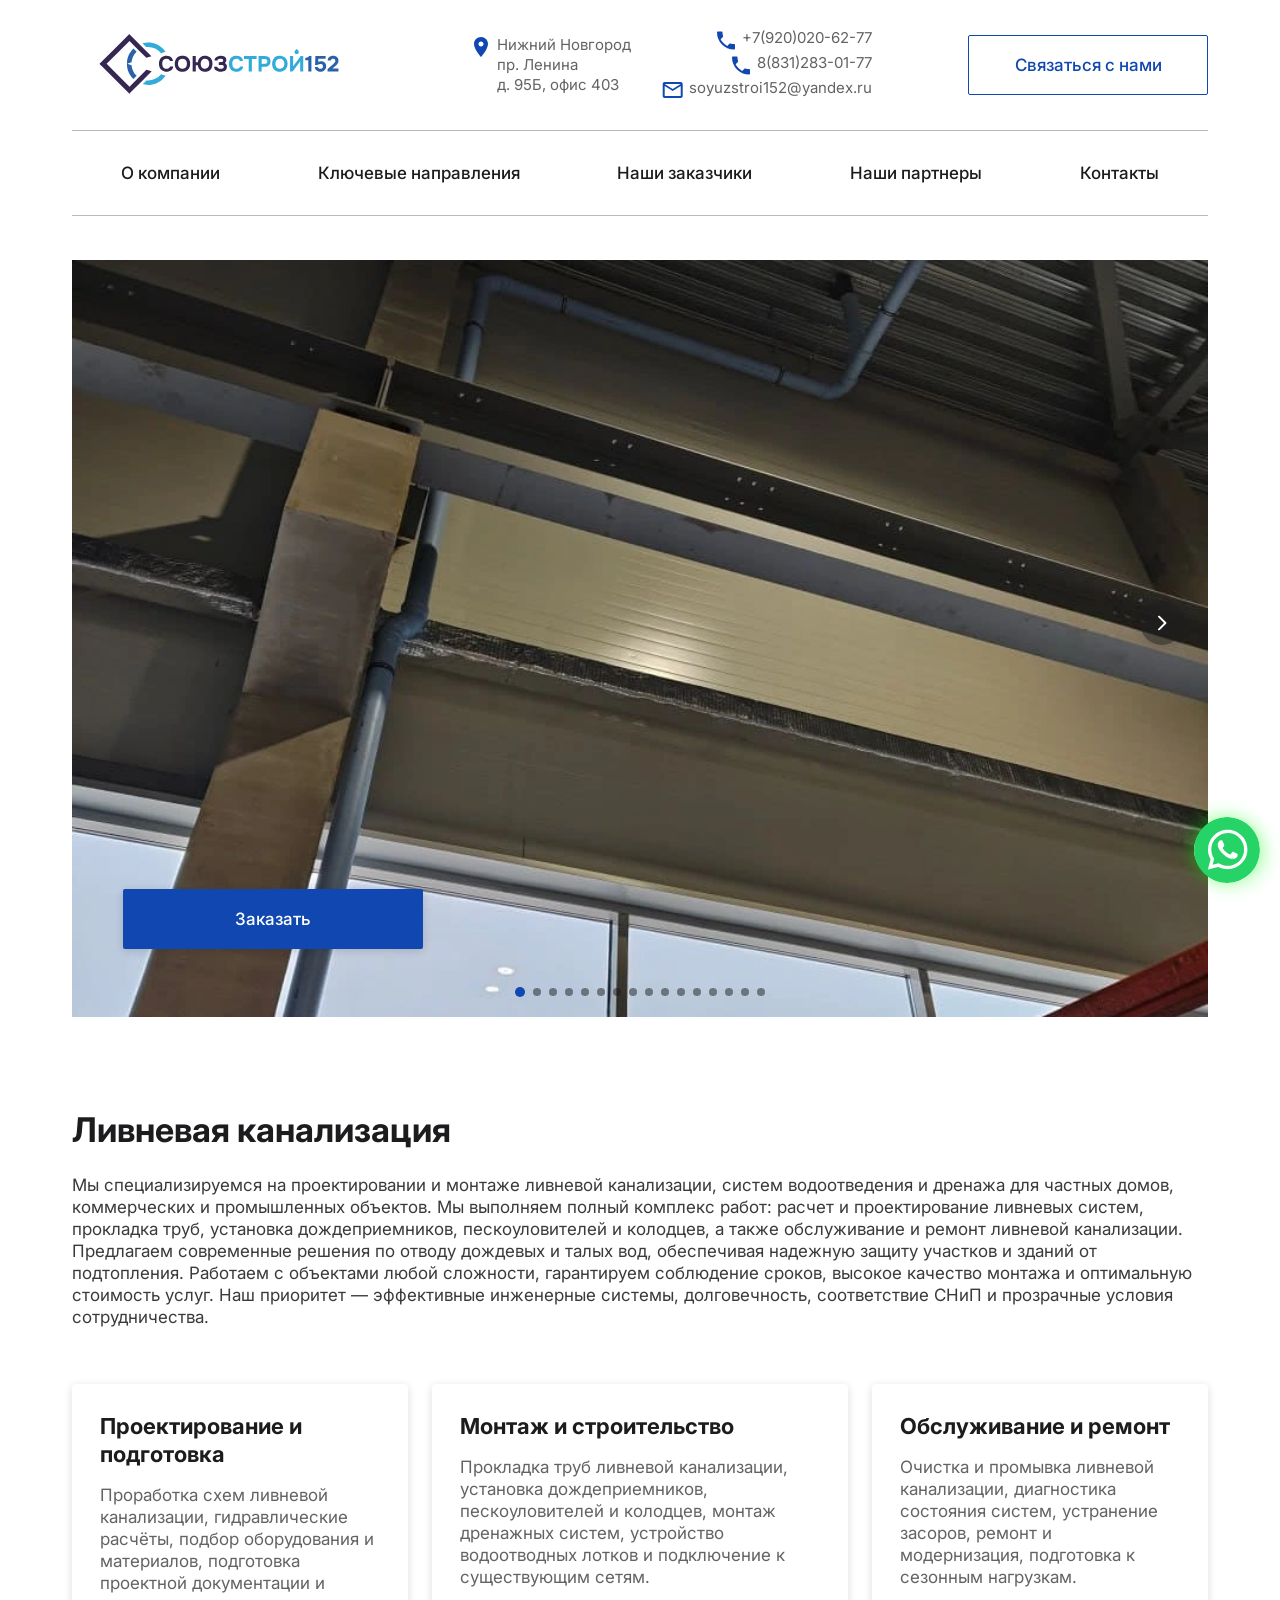
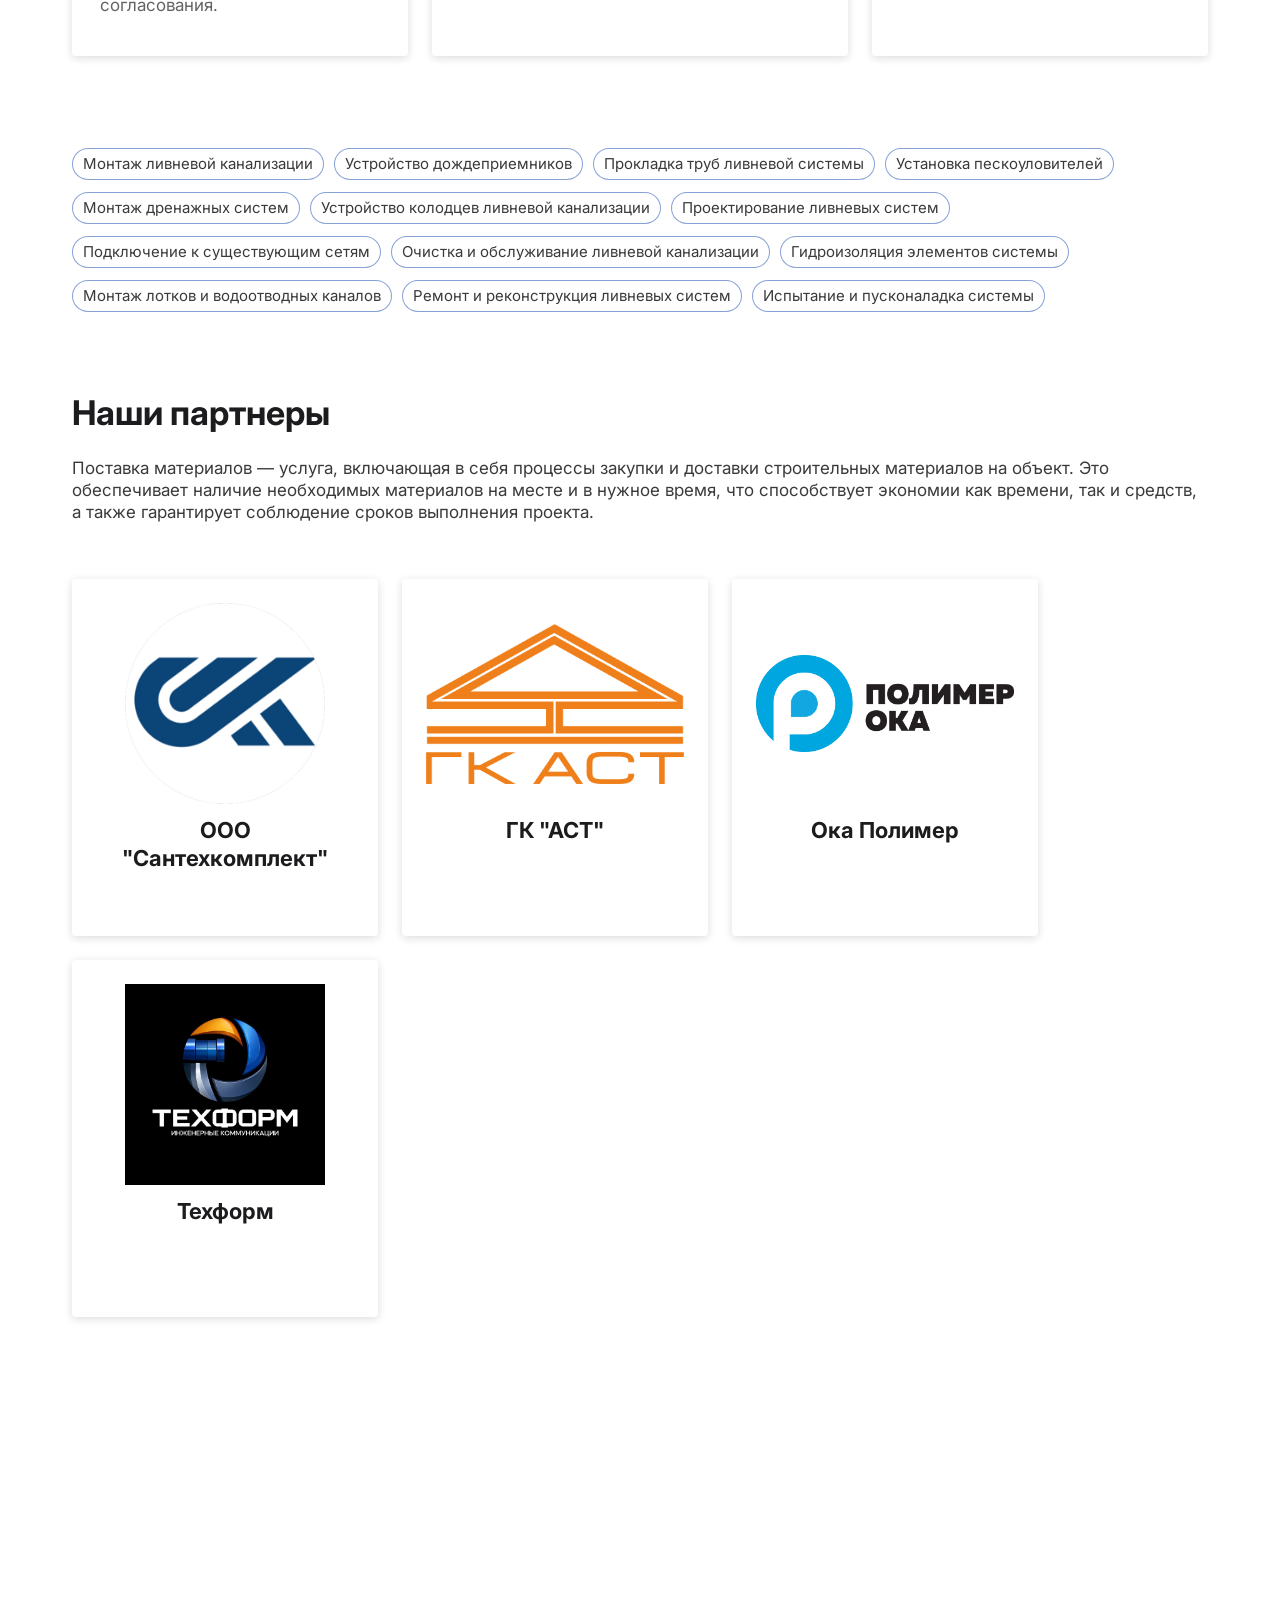
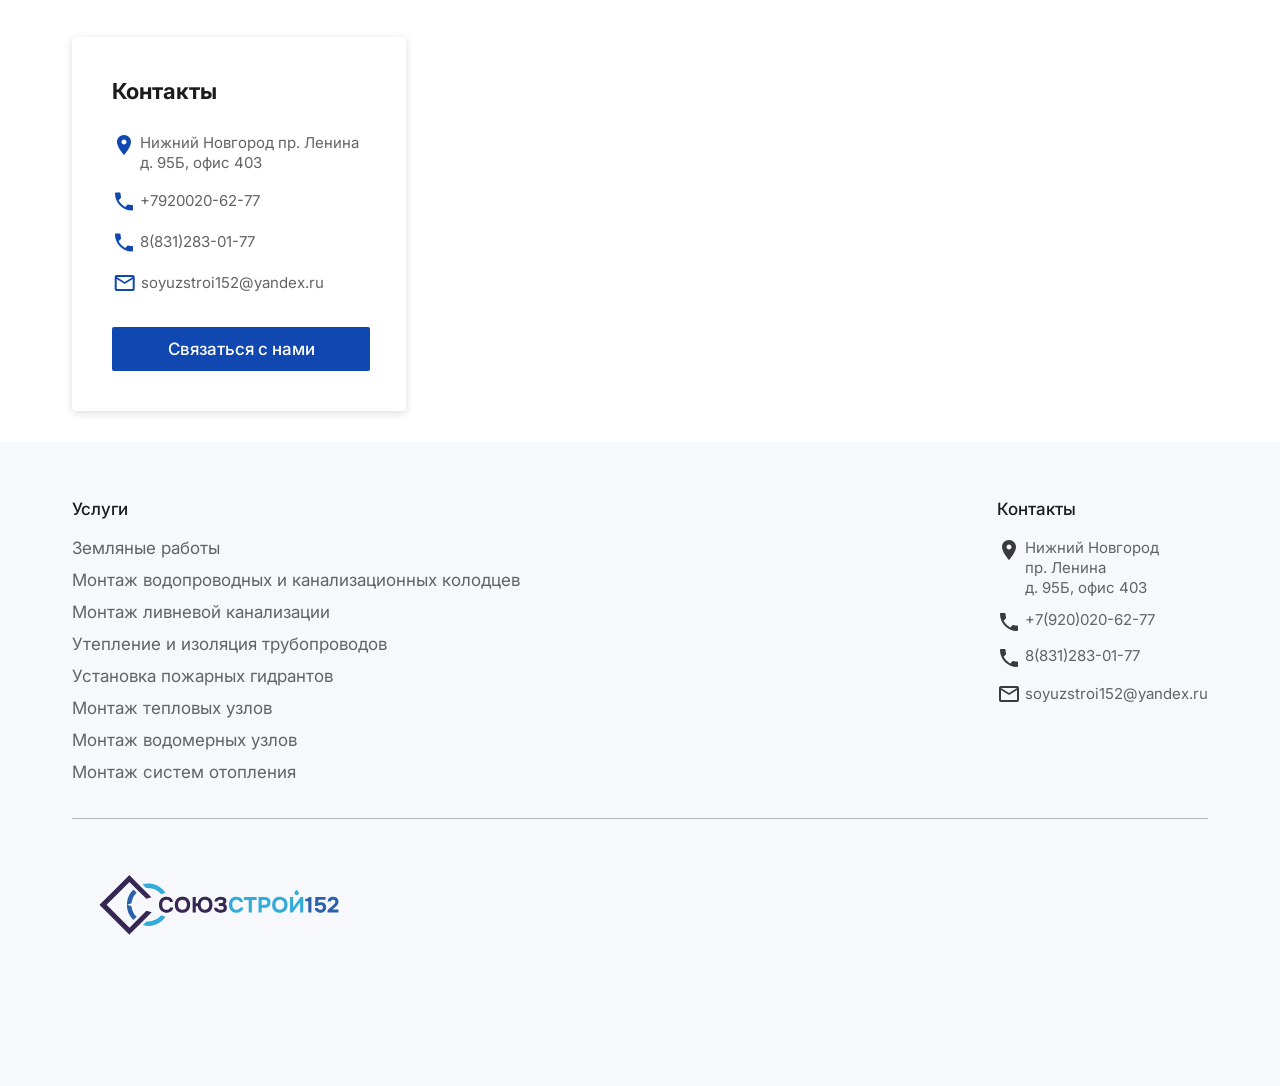
<file: montazh_livnevoi_kanalizacii.html>
<!DOCTYPE html>
<html lang="ru">

<head>
   <meta charset="UTF-8">
    <meta name="viewport" content="width=device-width, initial-scale=1, maximum-scale=1">
    <meta name="format-detection" content="telephone=no">

    <!-- Primary Meta Tags (для поисковых систем) -->
   <title>СоюзСтрой152 | Монтаж ливневой канализации в Нижнем Новгороде</title>
    <meta name="description" content="Монтаж ливневой канализации в Нижнем Новгороде и области под ключ. Проектирование, прокладка труб, установка дождеприемников, колодцев и дренажных систем. Эффективный отвод дождевых и талых вод, защита участков от подтопления. Качественно, в срок. Звоните: +7(920)020-62-77">    <meta name="keywords" content="строительство инженерных сетей Нижний Новгород, реконструкция, водопровод, канализация, отопление, ИТП, пожаротушение, монтаж на высоте, СоюзСтрой152">
    <meta name="robots" content="index, follow">
    <meta name="author" content="СоюзСтрой152">
    <!-- Open Graph Meta Tags -->
   <meta property="og:title" content="СоюзСтрой152 | Монтаж ливневой канализации в Нижнем Новгороде">
    <meta property="og:description" content="Монтаж ливневой канализации в Нижнем Новгороде и области под ключ. Проектирование, прокладка труб, установка дождеприемников, колодцев и дренажных систем. Эффективный отвод дождевых и талых вод, защита участков от подтопления. Качественно, в срок. Звоните: +7(920)020-62-77">
    <meta property="og:image" content="https://www.soyuzstroi152.ru/assets/banners/Banner7.webp">
    <meta property="og:image:alt" content="СоюзСтрой152 - Монтаж ливневой канализации в Нижнем Новгороде">
    <meta property="og:url" content="https://www.soyuzstroi152.ru">
    <meta property="og:type" content="website">
    <meta property="og:site_name" content="СоюзСтрой152">
    <link rel="icon" href="favicon-32x32.ico" type="image/x-icon">
    <link rel="shortcut icon" href="favicon-32x32.ico" type="image/x-icon">
    <!-- Twitter Card Tags -->
    <meta name="twitter:card" content="summary_large_image">
    <meta name="twitter:title" content="СоюзСтрой152">
    <meta name="twitter:description"
        content="Монтаж ливневой канализации в Нижнем Новгороде и области под ключ. Проектирование, прокладка труб, установка дождеприемников, колодцев и дренажных систем. Эффективный отвод дождевых и талых вод, защита участков от подтопления. Качественно, в срок. Звоните: +7(920)020-62-77">    <meta name="keywords" content="строительство инженерных сетей Нижний Новгород, реконструкция, водопровод, канализация, отопление, ИТП, пожаротушение, монтаж на высоте, СоюзСтрой152">
    <meta name="twitter:image" content="https://www.soyuzstroi152.ru/assets/banners/Banner7.webp">
    <meta name="twitter:url" content="https://www.soyuzstroi152.ru">
    <!-- Yandex.Metrika counter -->
    <script type="text/javascript">
        (function(m,e,t,r,i,k,a){
            m[i]=m[i]||function(){(m[i].a=m[i].a||[]).push(arguments)};
            m[i].l=1*new Date();
            for (var j = 0; j < document.scripts.length; j++) {if (document.scripts[j].src === r) { return; }}
            k=e.createElement(t),a=e.getElementsByTagName(t)[0],k.async=1,k.src=r,a.parentNode.insertBefore(k,a)
        })(window, document,'script','https://mc.yandex.ru/metrika/tag.js?id=108718761', 'ym');

        ym(108718761, 'init', {webvisor:true, clickmap:true, ecommerce:"dataLayer", referrer: document.referrer, url: location.href, accurateTrackBounce:true, trackLinks:true});
    </script>
    <noscript>
        <div>
            <img src="https://mc.yandex.ru/watch/108718761" style="position:absolute; left:-9999px;" alt="" />
        </div>
    </noscript>
    <!-- /Yandex.Metrika counter -->


    <link rel="stylesheet" href="reset.css" />
    <link rel="stylesheet" href="styles.css" />
    <title>СоюзСтрой152 | Монтаж ливневой канализации в Нижнем Новгороде</title>
    <script src="script.js" defer></script>
    <link rel="preconnect" href="https://fonts.googleapis.com">
    <link rel="preconnect" href="https://fonts.gstatic.com" crossorigin>
    <link href="https://fonts.googleapis.com/css2?family=Inter:wght@100..900&display=swap" rel="stylesheet">
   <link rel="manifest" href="/site.webmanifest" type="application/manifest+json">

    <link rel="stylesheet" href="components/modal/modal.css" />
    <script src="components/modal/modal.js" defer></script>
    <link rel="stylesheet" href="components/carousel/carousel.css" />
    <script src="components/carousel/carousel.js" defer></script>
    <link rel="stylesheet" href="components/accordion/accordion.css" />
    <script src="components/accordion/accordion.js" defer></script>
    <link rel="stylesheet" href="components/image/image.css" />
    <script>
    fetch('breadcrumb.json')
        .then(response => response.json())
        .then(data => {
        const script = document.createElement('script');
        script.type = 'application/ld+json';
        script.textContent = JSON.stringify(data);
        document.head.appendChild(script);
        });
    </script>
</head>

<body>
    <div class="page">
        <header class="page-header">
            <a class="logo" href="https://www.soyuzstroi152.ru">
                <img class="logo" src="assets/logo.svg" alt="logo"></a>
            <div class="contacts">
                <div class="contacts">
                    <div class="contacts-col">
                        <div class="contacts-item">
                            <img src="assets/Location.svg" alt="location">
                            <span class="contact-info">
                                Нижний Новгород<br>
                                пр. Ленина<br>
                                д. 95Б, офис 403
                            </span class="contact-info">
                        </div>
                    </div>
                    <div class="contacts-col-right" style="align-items: flex-end">
                        <div class="contacts-item">
                            <img src="assets/Phone.svg" alt="phone">
                            <span href="tel:+79200206277"  class="contact-info">
                                +7(920)020-62-77
                            </span>
                        </div>
                        <div class="contacts-item">
                            <img src="assets/Phone.svg" alt="phone">
                            <span class="contact-info">
                                8(831)283-01-77
                            </span>
                        </div>
                        <div class="contacts-item">
                            <img src="assets/Mail.svg" alt="mail">
                            <span class="contact-info">soyuzstroi152@yandex.ru</span>
                        </div>
                    </div>
                </div>
            </div>
                <a class="header-button" href="tel:+7(920)020-62-77">
                    Связаться с нами
                </a>
                <div class="burger-menu">
                    <div class="menu-toggle" onclick="toggleMenu()">
                        <img src="assets/Menu.svg" alt="burger menu">
                    </div>
                    <div class="menu-items">
                        <button class="menu-close" onclick="toggleMenu()">
                            <img src="assets/close.svg" alt="close" width="24">
                        </button>
                        <ul>
                            <li><a href="https://www.soyuzstroi152.ru/#about">О компании</a></li>
                            <li><a href="https://www.soyuzstroi152.ru/#activities">Ключевые направления</a></li>
                            <li><a href="https://www.soyuzstroi152.ru/#customers">Наши заказчики</a></li>
                            <li><a href="https://www.soyuzstroi152.ru/#friends">Наши партнеры</a></li>
                            <li><a href="https://www.soyuzstroi152.ru/#contacts">Контакты</a></li>
                        </ul>
                        <div class="contacts-col-container1">
                            <div class="contacts-item">
                                <img src="assets/Location.svg" alt="location" width="20">
                                <h5>
                                    Нижний Новгород
                                    пр. Ленина
                                    д. 95Б, офис 403
                                </h5>
                            </div>
                            <div class="contacts-item1">
                                <img src="assets/Phone.svg" alt="phone" width="20">
                                <h5>
                                    +7(920)020-62-77
                                </h5>
                            </div>
                            <div class="contacts-item1">
                                <img src="assets/Mail.svg" alt="mail" width="20">
                                <h5>soyuzstroi152@yandex.ru</h5>
                            </div>
                        </div>
                        <a class="menu-button"
                            href="tel:+7(920)020-62-77">Связаться
                            с нами</a>
                    </div>
                </div>
                <div class="overlay hidden" onclick="toggleMenu()"></div>
        </header>
        <div class="menu">
            <div class="menu-item">
                <a href="#about">О компании</a>
            </div>
            <div class="menu-item">
                <a href="#activities">Ключевые направления</a>
            </div>
            <div class="menu-item">
                <a href="#customers">Наши заказчики</a>
            </div>
            <div class="menu-item">
                <a href="#friends">Наши партнеры</a>
            </div>
            <div class="menu-item">
                <a href="#contacts">Контакты</a>
            </div>
        </div>
        <div class="carousel autoscroll">
            <div class="slides mobile-full-screen">
                <div class="slide show">
                    <div class="banner">
                        <div class="image cover 3x2 mobile:3x2">
                            <img src="assets/montazh_livnevoi_kanalizacii/banner1.webp"
                                srcset="assets/montazh_livnevoi_kanalizacii/banner1.webp 600w, assets/montazh_livnevoi_kanalizacii/banner1.webp"
                                sizes="(max-width: 600px) 600px, 100vw" alt="banner">
                        </div>
                        <div class="inner">
                            <div class="text">
                                <h1></h1>
                            </div>
                            <div class="buttons">
                                <button class="button1" onclick="openModal('form-modal')">Заказать</button>
                            </div>
                        </div>
                    </div>
                </div>
                <div class="slide show">
                    <div class="banner">
                        <div class="image cover 3x2 mobile:3x2">
                            <img src="assets/montazh_livnevoi_kanalizacii/banner2.webp"
                                srcset="assets/montazh_livnevoi_kanalizacii/banner2.webp 600w, assets/montazh_livnevoi_kanalizacii/banner2.webp"
                                sizes="(max-width: 600px) 600px, 100vw" alt="banner">
                        </div>
                        <div class="inner">
                            <div class="text">
                                <h1></h1>
                            </div>
                            <div class="buttons">
                                <button class="button1" onclick="openModal('form-modal')">Заказать</button>
                            </div>
                        </div>
                    </div>
                </div>
                <div class="slide show">
                    <div class="banner">
                        <div class="image cover 3x2 mobile:3x2">
                            <img src="assets/montazh_livnevoi_kanalizacii/banner4.webp"
                                srcset="assets/montazh_livnevoi_kanalizacii/banner4.webp 600w, assets/montazh_livnevoi_kanalizacii/banner4.webp"
                                sizes="(max-width: 600px) 600px, 100vw" alt="banner">
                        </div>
                        <div class="inner">
                            <div class="text">
                                <h1></h1>
                            </div>
                            <div class="buttons">
                                <button class="button1" onclick="openModal('form-modal')">Заказать</button>
                            </div>
                        </div>
                    </div>
                </div>
                <div class="slide show">
                    <div class="banner">
                        <div class="image cover 3x2 mobile:3x2">
                            <img src="assets/montazh_livnevoi_kanalizacii/banner5.webp"
                                srcset="assets/montazh_livnevoi_kanalizacii/banner5.webp 600w, assets/montazh_livnevoi_kanalizacii/banner5.webp"
                                sizes="(max-width: 600px) 600px, 100vw" alt="banner">
                        </div>
                        <div class="inner">
                            <div class="text">
                                <h1></h1>
                            </div>
                            <div class="buttons">
                                <button class="button1" onclick="openModal('form-modal')">Заказать</button>
                            </div>
                        </div>
                    </div>
                </div>
                 <div class="slide show">
                    <div class="banner">
                        <div class="image cover 3x2 mobile:3x2">
                            <img src="assets/montazh_livnevoi_kanalizacii/banner6.webp"
                                srcset="assets/montazh_livnevoi_kanalizacii/banner6.webp 600w, assets/montazh_livnevoi_kanalizacii/banner6.webp"
                                sizes="(max-width: 600px) 600px, 100vw" alt="banner">
                        </div>
                        <div class="inner">
                            <div class="text">
                                <h1></h1>
                            </div>
                            <div class="buttons">
                                <button class="button1" onclick="openModal('form-modal')">Заказать</button>
                            </div>
                        </div>
                    </div>
                </div>
                <div class="slide show">
                    <div class="banner">
                        <div class="image cover 3x2 mobile:3x2">
                            <img src="assets/montazh_livnevoi_kanalizacii/banner7.webp"
                                srcset="assets/montazh_livnevoi_kanalizacii/banner7.webp 600w, assets/montazh_livnevoi_kanalizacii/banner7.webp"
                                sizes="(max-width: 600px) 600px, 100vw" alt="banner">
                        </div>
                        <div class="inner">
                            <div class="text">
                                <h1></h1>
                            </div>
                            <div class="buttons">
                                <button class="button1" onclick="openModal('form-modal')">Заказать</button>
                            </div>
                        </div>
                    </div>
                </div>
                <div class="slide show">
                    <div class="banner">
                        <div class="image cover 3x2 mobile:3x2">
                            <img src="assets/montazh_livnevoi_kanalizacii/banner8.webp"
                                srcset="assets/montazh_livnevoi_kanalizacii/banner8.webp 600w, assets/montazh_livnevoi_kanalizacii/banner8.webp"
                                sizes="(max-width: 600px) 600px, 100vw" alt="banner">
                        </div>
                        <div class="inner">
                            <div class="text">
                                <h1></h1>
                            </div>
                            <div class="buttons">
                                <button class="button1" onclick="openModal('form-modal')">Заказать</button>
                            </div>
                        </div>
                    </div>
                </div>
                <div class="slide show">
                    <div class="banner">
                        <div class="image cover 3x2 mobile:3x2">
                            <img src="assets/montazh_livnevoi_kanalizacii/banner9.webp"
                                srcset="assets/montazh_livnevoi_kanalizacii/banner9.webp 600w, assets/montazh_livnevoi_kanalizacii/banner9.webp"
                                sizes="(max-width: 600px) 600px, 100vw" alt="banner">
                        </div>
                        <div class="inner">
                            <div class="text">
                                <h1></h1>
                            </div>
                            <div class="buttons">
                                <button class="button1" onclick="openModal('form-modal')">Заказать</button>
                            </div>
                        </div>
                    </div>
                </div>
                <div class="slide show">
                    <div class="banner">
                        <div class="image cover 3x2 mobile:3x2">
                            <img src="assets/montazh_livnevoi_kanalizacii/banner10.webp"
                                srcset="assets/montazh_livnevoi_kanalizacii/banner10.webp 600w, assets/montazh_livnevoi_kanalizacii/banner10.webp"
                                sizes="(max-width: 600px) 600px, 100vw" alt="banner">
                        </div>
                        <div class="inner">
                            <div class="text">
                                <h1></h1>
                            </div>
                            <div class="buttons">
                                <button class="button1" onclick="openModal('form-modal')">Заказать</button>
                            </div>
                        </div>
                    </div>
                </div>
                <div class="slide show">
                    <div class="banner">
                        <div class="image cover 3x2 mobile:3x2">
                            <img src="assets/montazh_livnevoi_kanalizacii/banner11.jpg"
                                srcset="assets/montazh_livnevoi_kanalizacii/banner11.jpg 600w, assets/montazh_livnevoi_kanalizacii/banner11.jpg"
                                sizes="(max-width: 600px) 600px, 100vw" alt="banner">
                        </div>
                        <div class="inner">
                            <div class="text">
                                <h1></h1>
                            </div>
                            <div class="buttons">
                                <button class="button1" onclick="openModal('form-modal')">Заказать</button>
                            </div>
                        </div>
                    </div>
                </div>
                <div class="slide show">
                    <div class="banner">
                        <div class="image cover 3x2 mobile:3x2">
                            <img src="assets/montazh_livnevoi_kanalizacii/banner12.jpg"
                                srcset="assets/montazh_livnevoi_kanalizacii/banner12.jpg 600w, assets/montazh_livnevoi_kanalizacii/banner12.jpg"
                                sizes="(max-width: 600px) 600px, 100vw" alt="banner">
                        </div>
                        <div class="inner">
                            <div class="text">
                                <h1></h1>
                            </div>
                            <div class="buttons">
                                <button class="button1" onclick="openModal('form-modal')">Заказать</button>
                            </div>
                        </div>
                    </div>
                </div>
                <div class="slide show">
                    <div class="banner">
                        <div class="image cover 3x2 mobile:3x2">
                            <img src="assets/montazh_livnevoi_kanalizacii/banner12.jpg"
                                srcset="assets/montazh_livnevoi_kanalizacii/banner12.jpg 600w, assets/montazh_livnevoi_kanalizacii/banner12.jpg"
                                sizes="(max-width: 600px) 600px, 100vw" alt="banner">
                        </div>
                        <div class="inner">
                            <div class="text">
                                <h1></h1>
                            </div>
                            <div class="buttons">
                                <button class="button1" onclick="openModal('form-modal')">Заказать</button>
                            </div>
                        </div>
                    </div>
                </div>
                <div class="slide show">
                    <div class="banner">
                        <div class="image cover 3x2 mobile:3x2">
                            <img src="assets/montazh_livnevoi_kanalizacii/banner13.jpg"
                                srcset="assets/montazh_livnevoi_kanalizacii/banner13.jpg 600w, assets/montazh_livnevoi_kanalizacii/banner13.jpg"
                                sizes="(max-width: 600px) 600px, 100vw" alt="banner">
                        </div>
                        <div class="inner">
                            <div class="text">
                                <h1></h1>
                            </div>
                            <div class="buttons">
                                <button class="button1" onclick="openModal('form-modal')">Заказать</button>
                            </div>
                        </div>
                    </div>
                </div>
                 <div class="slide show">
                    <div class="banner">
                        <div class="image cover 3x2 mobile:3x2">
                            <img src="assets/montazh_livnevoi_kanalizacii/banner14.jpg"
                                srcset="assets/montazh_livnevoi_kanalizacii/banner14.jpg 600w, assets/montazh_livnevoi_kanalizacii/banner14.jpg"
                                sizes="(max-width: 600px) 600px, 100vw" alt="banner">
                        </div>
                        <div class="inner">
                            <div class="text">
                                <h1></h1>
                            </div>
                            <div class="buttons">
                                <button class="button1" onclick="openModal('form-modal')">Заказать</button>
                            </div>
                        </div>
                    </div>
                </div>
                 <div class="slide show">
                    <div class="banner">
                        <div class="image cover 3x2 mobile:3x2">
                            <img src="assets/montazh_livnevoi_kanalizacii/banner15.jpg"
                                srcset="assets/montazh_livnevoi_kanalizacii/banner15.jpg 600w, assets/montazh_livnevoi_kanalizacii/banner15.jpg"
                                sizes="(max-width: 600px) 600px, 100vw" alt="banner">
                        </div>
                        <div class="inner">
                            <div class="text">
                                <h1></h1>
                            </div>
                            <div class="buttons">
                                <button class="button1" onclick="openModal('form-modal')">Заказать</button>
                            </div>
                        </div>
                    </div>
                </div>
                 <div class="slide show">
                    <div class="banner">
                        <div class="image cover 3x2 mobile:3x2">
                            <img src="assets/montazh_livnevoi_kanalizacii/banner16.jpg"
                                srcset="assets/montazh_livnevoi_kanalizacii/banner16.jpg 600w, assets/montazh_livnevoi_kanalizacii/banner16.jpg"
                                sizes="(max-width: 600px) 600px, 100vw" alt="banner">
                        </div>
                        <div class="inner">
                            <div class="text">
                                <h1></h1>
                            </div>
                            <div class="buttons">
                                <button class="button1" onclick="openModal('form-modal')">Заказать</button>
                            </div>
                        </div>
                    </div>
                </div>
            </div>
            <div class="controls dark">
                <button class="prev">
                    <img src="assets/Previous.svg" alt="back">
                </button>
                <button class="next">
                    <img src="assets/Next.svg" alt="forward">
                </button>
            </div>
            <div class="indicators inside">
            </div>
        </div>
        <div class="info" id="about">
            <h2>Ливневая канализация</h2>
            <p>
              Мы специализируемся на проектировании и монтаже ливневой канализации, систем водоотведения и дренажа для частных домов, 
              коммерческих и промышленных объектов. Мы выполняем полный комплекс работ: расчет и проектирование ливневых систем, 
              прокладка труб, установка дождеприемников, пескоуловителей и колодцев, а также обслуживание и ремонт ливневой канализации. 
              Предлагаем современные решения по отводу дождевых и талых вод, обеспечивая надежную защиту участков и зданий от подтопления. 
              Работаем с объектами любой сложности, гарантируем соблюдение сроков, высокое качество монтажа и оптимальную стоимость услуг. 
              Наш приоритет — эффективные инженерные системы, долговечность, соответствие СНиП и прозрачные условия сотрудничества.
            </p>
        </div>
        <div class="advantage-list">
            <div class="advantage-card">
                <div class="advantage-title">
                    <h3>Проектирование и подготовка</h3>
                </div>
                <p style="color: #636366;">Проработка схем ливневой канализации, гидравлические расчёты, 
                  подбор оборудования и материалов, подготовка проектной документации и согласования.
                </p>
            </div>
            <div class="advantage-card">
                <div class="advantage-title">
                    <h3>Монтаж и строительство</h3>
                </div>
                <p style="color: #636366;">Прокладка труб ливневой канализации, установка дождеприемников, пескоуловителей и колодцев, 
                  монтаж дренажных систем, устройство водоотводных лотков и подключение к существующим сетям.
                </p>
            </div>
            <div class="advantage-card">
                <div class="advantage-title">
                    <h3>Обслуживание и ремонт</h3>
                </div>
                <p style="color: #636366;">Очистка и промывка ливневой канализации, диагностика состояния систем, 
                  устранение засоров, ремонт и модернизация, подготовка к сезонным нагрузкам.
                </p>
            </div>
        </div>
        <ul class="chip-list">
           <li>Монтаж ливневой канализации</li>
          <li>Устройство дождеприемников</li>
          <li>Прокладка труб ливневой системы</li>
          <li>Установка пескоуловителей</li>
          <li>Монтаж дренажных систем</li>
          <li>Устройство колодцев ливневой канализации</li>
          <li>Проектирование ливневых систем</li>
          <li>Подключение к существующим сетям</li>
          <li>Очистка и обслуживание ливневой канализации</li>
          <li>Гидроизоляция элементов системы</li>
          <li>Монтаж лотков и водоотводных каналов</li>
          <li>Ремонт и реконструкция ливневых систем</li>
          <li>Испытание и пусконаладка системы</li>
        </ul>
        <div class="info" id="friends">
            <h2>Наши партнеры</h2>
            <p>Поставка материалов — услуга, включающая в себя процессы закупки и доставки строительных материалов на
                объект. Это обеспечивает наличие необходимых материалов на месте и в нужное время, что способствует
                экономии
                как времени, так и средств, а также гарантирует соблюдение сроков выполнения проекта.</p>
        </div>
        <div class="card-list">
             <div class="card">
               <div class="image 9x7 mobile:3x2">
                        <img src="assets/friends/santehkomplekt.png" alt="santehkomplekt">
                    </div>
                <h3 class="card-title1">ООО "Сантехкомплект"</h3>
            </div>
            <div class="card">
               <div class="image 9x7 mobile:3x2">
                        <img src="assets/friends/ast.png" alt="gk ast">
                    </div>
                <h3 class="card-title1">ГК "АСТ"</h3>
            </div>
            <div class="card">
                <div class="image 9x7 mobile:3x2">
                    <img src="assets/friends/oka_polimer.png" alt="oka polimer">
                </div>
                <h3 class="card-title1">Ока Полимер</h3>
            </div>
            <div class="card">
                <div class="image 9x7 mobile:3x2">
                    <img src="assets/friends/tehform.jpg" alt="techform">
                </div>
                <h3 class="card-title1">Техформ</h3>
            </div>
        </div>
        <div class="contact-container">
            <h3>Контакты</h3>
            <div class="contacts-col-container">
                <div class="contacts-item">
                    <img class="contact-icon" src="assets/Location.svg" alt="location">
                    <span class="contact-info">
                        Нижний Новгород
                        пр. Ленина
                        д. 95Б, офис 403
                    </span>
                </div>
                <div class="contacts-item1">
                    <img class="contact-icon" src="assets/Phone.svg" alt="phone">
                    <span class="contact-info">+7920020-62-77</span>
                </div>
                 <div class="contacts-item1">
                    <img class="contact-icon" src="assets/Phone.svg" alt="phone">
                    <span class="contact-info">8(831)283-01-77</span>
                </div>
                <div class="contacts-item1">
                    <img class="contact-icon" src="assets/Mail.svg" alt="mail">
                    <span class="contact-info">soyuzstroi152@yandex.ru</span>
                </div>
            </div>
            <a class="button3" href="tel:+7(920)020-62-77">Связаться с нами</a>
        </div>
    </div>
    <iframe id="contacts" title="yandex-map" class="map" 
        src="https://yandex.ru/map-widget/v1/?um=constructor%3Af2e4f0c6394a9d39ff410735a6fb97b8046e6c0f4b3bfcd24cb765606fe67df3&amp;source=constructor" width="100%" height="600" frameborder="0">
    </iframe>
    <a class="whatsapp-button" aria-label="Напишите нам в Whatsapp"
        href="https://api.whatsapp.com/send/?phone=79200206277&text&type=phone_number&app_absent=0" target="_blank">
        <svg width="66" height="66" viewBox="0 0 66 66" fill="none" xmlns="http://www.w3.org/2000/svg">
            <g clip-path="url(#clip0_1654_2513)">
                <path
                    d="M29.8415 0.14176C19.529 1.21168 10.4927 6.8191 5.0013 15.5589C-2.78464 27.9339 -1.328 44.2922 8.50755 55.0687C13.9603 61.0371 20.7665 64.6078 28.9392 65.7679C30.4603 65.9871 35.5263 65.9742 37.1247 65.7679C44.5884 64.7367 51.2658 61.4238 56.3447 56.2418C58.0204 54.5402 58.3685 54.1406 59.4771 52.6711C62.7771 48.2754 64.9298 42.9129 65.7677 37.0605C65.9868 35.5394 65.9868 30.4605 65.7677 28.9394C65.2134 25.0336 64.195 21.7078 62.5837 18.4464C60.8564 14.9918 59.1033 12.5297 56.3575 9.75817C51.2658 4.60192 44.8978 1.39215 37.5759 0.309338C35.9904 0.0773069 31.4142 -0.0258181 29.8415 0.14176ZM38.0271 13.1871C49.5642 15.9328 56.1126 27.5859 52.4001 38.7492C51.4462 41.6367 49.9251 44.0472 47.6306 46.3547C44.7302 49.2679 41.5978 50.9695 37.5115 51.8332C36.39 52.0781 35.7454 52.1297 33.7732 52.1297C30.5118 52.1425 28.4751 51.7172 25.6005 50.4539C24.8915 50.1445 24.2212 49.8867 24.1052 49.8867C24.0021 49.8867 21.656 50.4925 18.8845 51.2273C16.1259 51.9492 13.8443 52.5422 13.8314 52.5293C13.8056 52.5164 14.4243 50.2218 15.1849 47.4375L16.5771 42.3586L15.9712 41.1211C14.6048 38.3496 13.999 35.707 13.999 32.4843C14.0118 26.9672 15.9583 22.2879 19.8513 18.4336C22.9064 15.4043 26.7736 13.5222 31.2595 12.839C31.4786 12.8132 32.7806 12.8004 34.1599 12.8261C36.2997 12.8648 36.8798 12.9164 38.0271 13.1871Z"
                    fill="#25D366" />
                <path
                    d="M32.2908 16.1391C25.9744 16.5902 20.1994 21.102 18.1756 27.1734C17.5311 29.1328 17.3506 30.293 17.3506 32.4844C17.3506 35.823 17.9822 38.0531 19.8643 41.3273L20.1607 41.8688L19.3615 44.7949C18.9232 46.4063 18.5752 47.7598 18.6139 47.7855C18.6396 47.8113 20.0061 47.4762 21.6561 47.0508L24.6596 46.2516L26.2193 47.0379C28.7846 48.3141 31.0146 48.8555 33.7861 48.8555C40.7084 48.8555 47.0377 44.2922 49.2291 37.6922C49.8865 35.6941 50.0541 34.6758 50.0541 32.4844C50.0541 30.9117 49.9896 30.2027 49.7705 29.1328C48.3654 22.5457 43.1834 17.4926 36.6092 16.3195C35.2041 16.0746 33.9021 16.023 32.2908 16.1391ZM28.385 23.6285C28.7975 24.0926 30.4604 28.2047 30.3701 28.5527C30.3314 28.7074 29.9447 29.2875 29.5193 29.8547C29.0939 30.409 28.7459 30.9504 28.7459 31.0664C28.7459 31.3113 29.7771 32.8453 30.5764 33.7863C31.44 34.8047 33.0771 36.0422 34.4564 36.7512C36.1967 37.6148 36.2869 37.6148 37.2795 36.3902C38.517 34.882 38.633 34.7789 38.9682 34.8691C39.3549 34.9852 43.0416 36.7125 43.4283 36.9574C43.7119 37.1379 43.7248 37.2152 43.6604 38.0145C43.6217 38.4914 43.4928 39.123 43.3768 39.4195C43.1061 40.0898 42.1264 40.9922 41.1467 41.4691C40.4635 41.8043 40.2959 41.8301 38.865 41.8301C37.4342 41.8301 37.2279 41.7914 36.0936 41.3918C34.2244 40.7215 33.0643 40.1672 31.6592 39.2262C28.9521 37.4215 25.7424 33.7992 24.4275 31.0535C23.8604 29.8547 23.6799 28.9523 23.7443 27.5859C23.8088 26.3098 24.1311 25.4719 24.9818 24.4148C25.6779 23.5641 26.142 23.3449 27.2377 23.332C27.9982 23.332 28.1529 23.3707 28.385 23.6285Z"
                    fill="#25D366" />
            </g>
            <defs>
                <clipPath id="clip0_1654_2513">
                    <rect width="66" height="66" rx="33" fill="white" />
                </clipPath>
            </defs>
        </svg>
    </a>
    <footer>
        <div class="page">
            <div class="footer-container">
                <div class="footer-items">
                    <h4 class="link-heading">Услуги</h4>
                    <a class="links" href="https://www.soyuzstroi152.ru/">Земляные работы</a>
                    <a class="links" href="https://www.soyuzstroi152.ru/">Монтаж водопроводных и канализационных колодцев</a>
                    <a class="links" href="https://www.soyuzstroi152.ru/">Монтаж ливневой канализации</a>
                    <a class="links" href="https://www.soyuzstroi152.ru/">Утепление и изоляция трубопроводов</a>
                    <a class="links" href="https://www.soyuzstroi152.ru/">Установка пожарных гидрантов</a>
                    <a class="links" href="https://www.soyuzstroi152.ru/">Монтаж тепловых узлов</a>
                    <a class="links" href="https://www.soyuzstroi152.ru/">Монтаж водомерных узлов</a>
                    <a class="links" href="https://www.soyuzstroi152.ru/">Монтаж систем отопления</a>
                </div>
                <div class="footer-items">
                    <h4 class="link-heading">Контакты</h4>
                    <div class="item">
                        <img src="assets/location-footer.svg" alt="location">
                        <span class="contact-info">Нижний Новгород<br>
                            пр. Ленина<br>
                            д. 95Б, офис 403
                        </span>
                    </div>
                    <div class="item">
                        <img src="assets/phone-footer.svg" alt="phone">
                        <span class="contact-info">+7(920)020-62-77 </span>
                    </div>
                    <div class="item">
                        <img src="assets/phone-footer.svg" alt="phone">
                        <span class="contact-info">8(831)283-01-77</span>
                    </div>
                    <div class="item">
                        <div id="mail">
                            <img src="assets/mail-footer.svg" alt="mail">
                            <span class="contact-info">soyuzstroi152@yandex.ru</span>
                        </div>
                    </div>
                </div>
            </div>
            <hr>
            <div class="footer-container" style="align-items: center;">
                <div class="logo"><img src="assets/logo.svg" alt="logo"></div>
                <!-- <div id="social-networks">
                    <a class="social-network" href="https://www.instagram.com/soyuzstroi152/" target="_blank">
                        <img src="assets/instagram.svg" alt="instagram">
                    </a>
                    <a class="social-network"
                        href="https://api.whatsapp.com/send/?phone=79992099988&text&type=phone_number&app_absent=0"
                        target="_blank">
                        <img src="assets/whatsapp.svg" alt="whatsapp">
                    </a>
                    <a class="social-network" href="https://t.me/soyuzstroi152" target="_blank">
                        <img src="assets/tg.svg" alt="telegram">
                    </a>
                </div> -->
            </div>
            <div class="footer-container-mob">
                <div class="accordion">
                    <div class="accordion-section">
                        <h4 class="accordion-title">Ключевые направления</h4>
                        <div class="accordion-content">
                            <a class="links" href="https://www.soyuzstroi152.ru/">Наружные инженерные сети</a>
                            <a class="links" href="https://www.soyuzstroi152.ru/">Внутренние инженерные системы</a>
                            <a class="links" href="https://www.soyuzstroi152.ru/">Проектирование</a>
                            <a class="links" href="https://www.soyuzstroi152.ru/">Теплоизоляция и защита трубопроводов</a>
                        </div>
                    </div>
                    <div class="accordion-section">
                        <h4 class="accordion-title">Наши партнеры</h4>
                        <div class="accordion-content">
                            <a class="links" href="https://www.soyuzstroi152.ru/">ООO "Сантехкомплект"</a>
                            <a class="links" href="https://www.soyuzstroi152.ru/">ГK "АСТ"</a>
                            <a class="links" href="https://www.soyuzstroi152.ru/">Ока Полимер</a>
                            <a class="links" href="https://www.soyuzstroi152.ru/">Техформ"</a>
                        </div>
                    </div>
                    <div class="accordion-section">
                        <h4 class="accordion-title">Услуги</h4>
                        <div class="accordion-content">
                            <a class="links" href="https://www.soyuzstroi152.ru/">Монтаж ливневой канализации</a>
                            <a class="links" href="https://www.soyuzstroi152.ru/">Установка пожарных гидрантов</a>
                            <a class="links" href="https://www.soyuzstroi152.ru/">Утепление и изоляция трубопроводов</a>
                            <a class="links" href="https://www.soyuzstroi152.ru/">Земляные работы</a>
                            <a class="links" href="https://www.soyuzstroi152.ru/">Монтаж водопроводных и канализационных колодцев</a>
                            <a class="links" href="https://www.soyuzstroi152.ru/">Монтаж водомерных узлов</a>
                            <a class="links" href="https://www.soyuzstroi152.ru/">Монтаж тепловых узлов</a>
                            <a class="links" href="https://www.soyuzstroi152.ru/">Монтаж систем отопления</a>

                        </div>
                    </div>
                    <h4 class="link-heading">Контакты</h4>
                    <div class="item">
                        <img src="assets/location-footer.svg" alt="location" width="20">
                        <span class="contact-info">Нижний Новгород
                            пр. Ленина
                            д. 95Б, офис 403</span>
                    </div>
                    <div class="item">
                        <img src="assets/phone-footer.svg" alt="phone" width="20">
                        <span class="contact-info">+7-920-020-62-77
                            (Отдел логистики)</span>
                    </div>
                    <div class="item">
                        <img src="assets/phone-footer.svg" alt="phone" width="20">
                        <span class="contact-info">+7-920-020-62-77
                            (Отдел спецтехники)</span>
                    </div>
                    <div class="item">
                        <div id="mail">
                            <img src="assets/mail-footer.svg" alt="mail" width="20">
                            <span class="contact-info">soyuzstroi152@yandex.ru</span>
                        </div>
                    </div>
                </div>
            </div>
            <div class="footer-container-mob1" style="align-items: center;">
                <img class="logo" src="assets/logo.svg" alt="logo">
                <div id="social-networks">
                    <!-- <a class="social-network" href="https://www.instagram.com/speclg/" target="_blank">
                        <img src="assets/instagram.svg" alt="instagram" width="40">
                    </a> -->
                    <a class="social-network"
                        href="https://api.whatsapp.com/send/?phone=79200206277&text&type=phone_number&app_absent=0"
                        target="_blank">
                        <img src="assets/whatsapp.svg" alt="whatsapp" width="40">
                    </a>
                    <!-- <a class="social-network" href="https://t.me/tk_speclogistika" target="_blank">
                        <img src="assets/tg.svg" alt="telegram" width="40">
                    </a> -->
                </div>
            </div>
    </footer>
    <div class="modal-overlay" id="form-modal">
        <div class="modal">
            <button class="modal-close x">
                <img id="close" src="assets/close.svg" alt="close button">
            </button>
            <form class="modal-content" id="contact-form" action="https://formspree.io/f/xqewdepk"
            method="POST">
                <h3 class="modal-heading1">Оставьте заявку на расчет</h3>
                <h4 class="modal-heading2">Мы рассчитаем стоимость услуг и перезвоним Вам.</h4>
                <div class="modal-item">
                    <label>Услуга</label>
                    <input type="text" name="service">
                </div>
                <div class="modal-item">
                    <label>Ваше имя</label>
                    <input type="text" name="username" placeholder="Иванов Иван" required>
                </div>
                <div class="modal-item">
                    <label>Номер телефона</label>
                    <input type="tel" id="phone" name="phone" required
                        pattern="\+?\d{1,3}?\s?\(?\d{3}\)?\s?\d{3}[-\s]?\d{2}[-\s]?\d{2}"
                        placeholder="+7(920)-020-62-77">
                </div>
                <div class="modal-item">
                    <label>Комментарий</label>
                    <textarea name="comment" rows="3" placeholder="Параметры и описание работ"></textarea>
                </div>
                <label class="modal-item" id="modal-item">
                    <input type="checkbox" class="checkbox" required>
                    <span id="checkbox-text">Отправляя заявку, вы даете согласие на обработку
                        персональных данных</span>
                </label>
                <button class="submit-button" type="submit">Рассчитать</button>
            </form>
        </div>
    </div>
    <div class="modal-overlay" id="success-modal">
        <div class="modal">
            <button class="modal-close x">
                <img id="close" src="assets/close.svg" alt="close">
            </button>
            <div class="modal-content" id="modal-content">
                <h3 class="modal-heading1" id="modal-heading1">Заявка успешно отправлена</h3>
                <p class="modal-heading2" id="modal-heading2">Мы получили вашу заявку. Наш менеджер свяжется с вами в
                    ближайшее время.</p>
                <button class="submit-button x">Закрыть</button>
            </div>
        </div>
    </div>

</body>

</html>
</file>
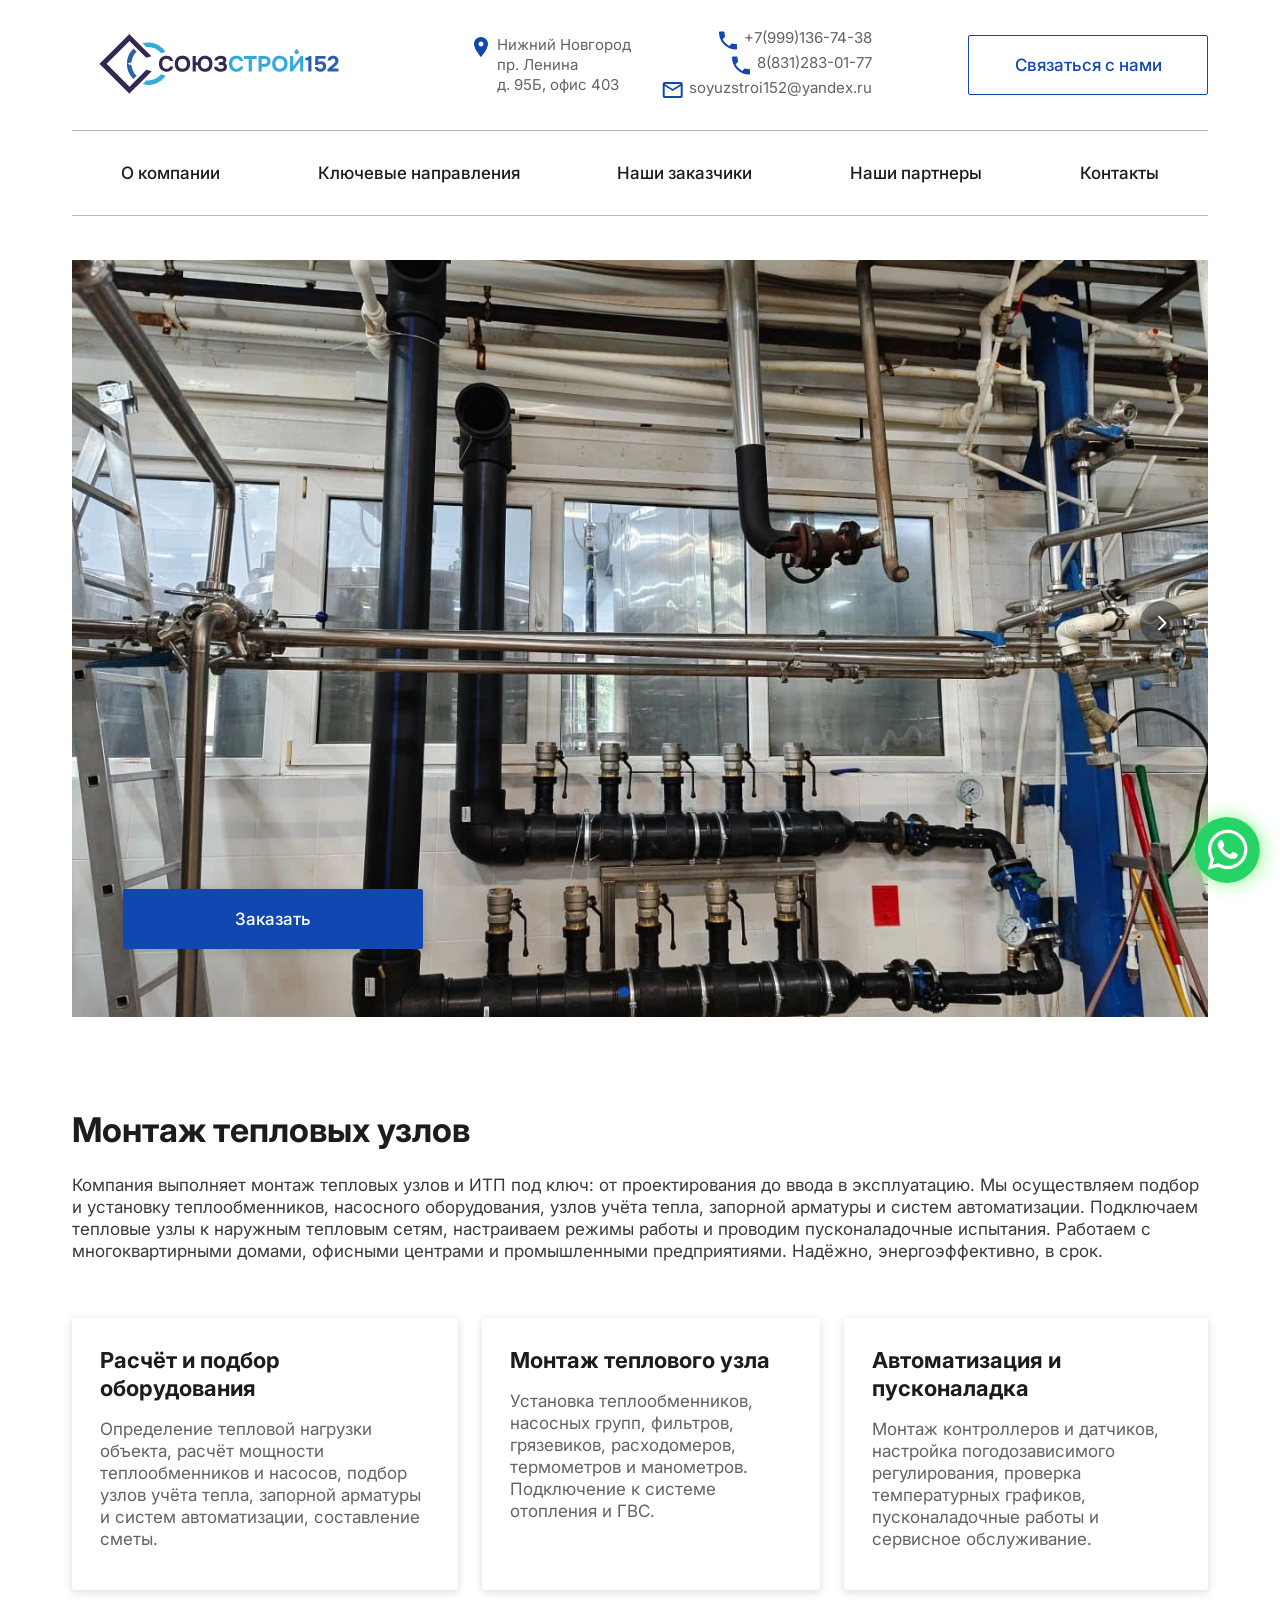
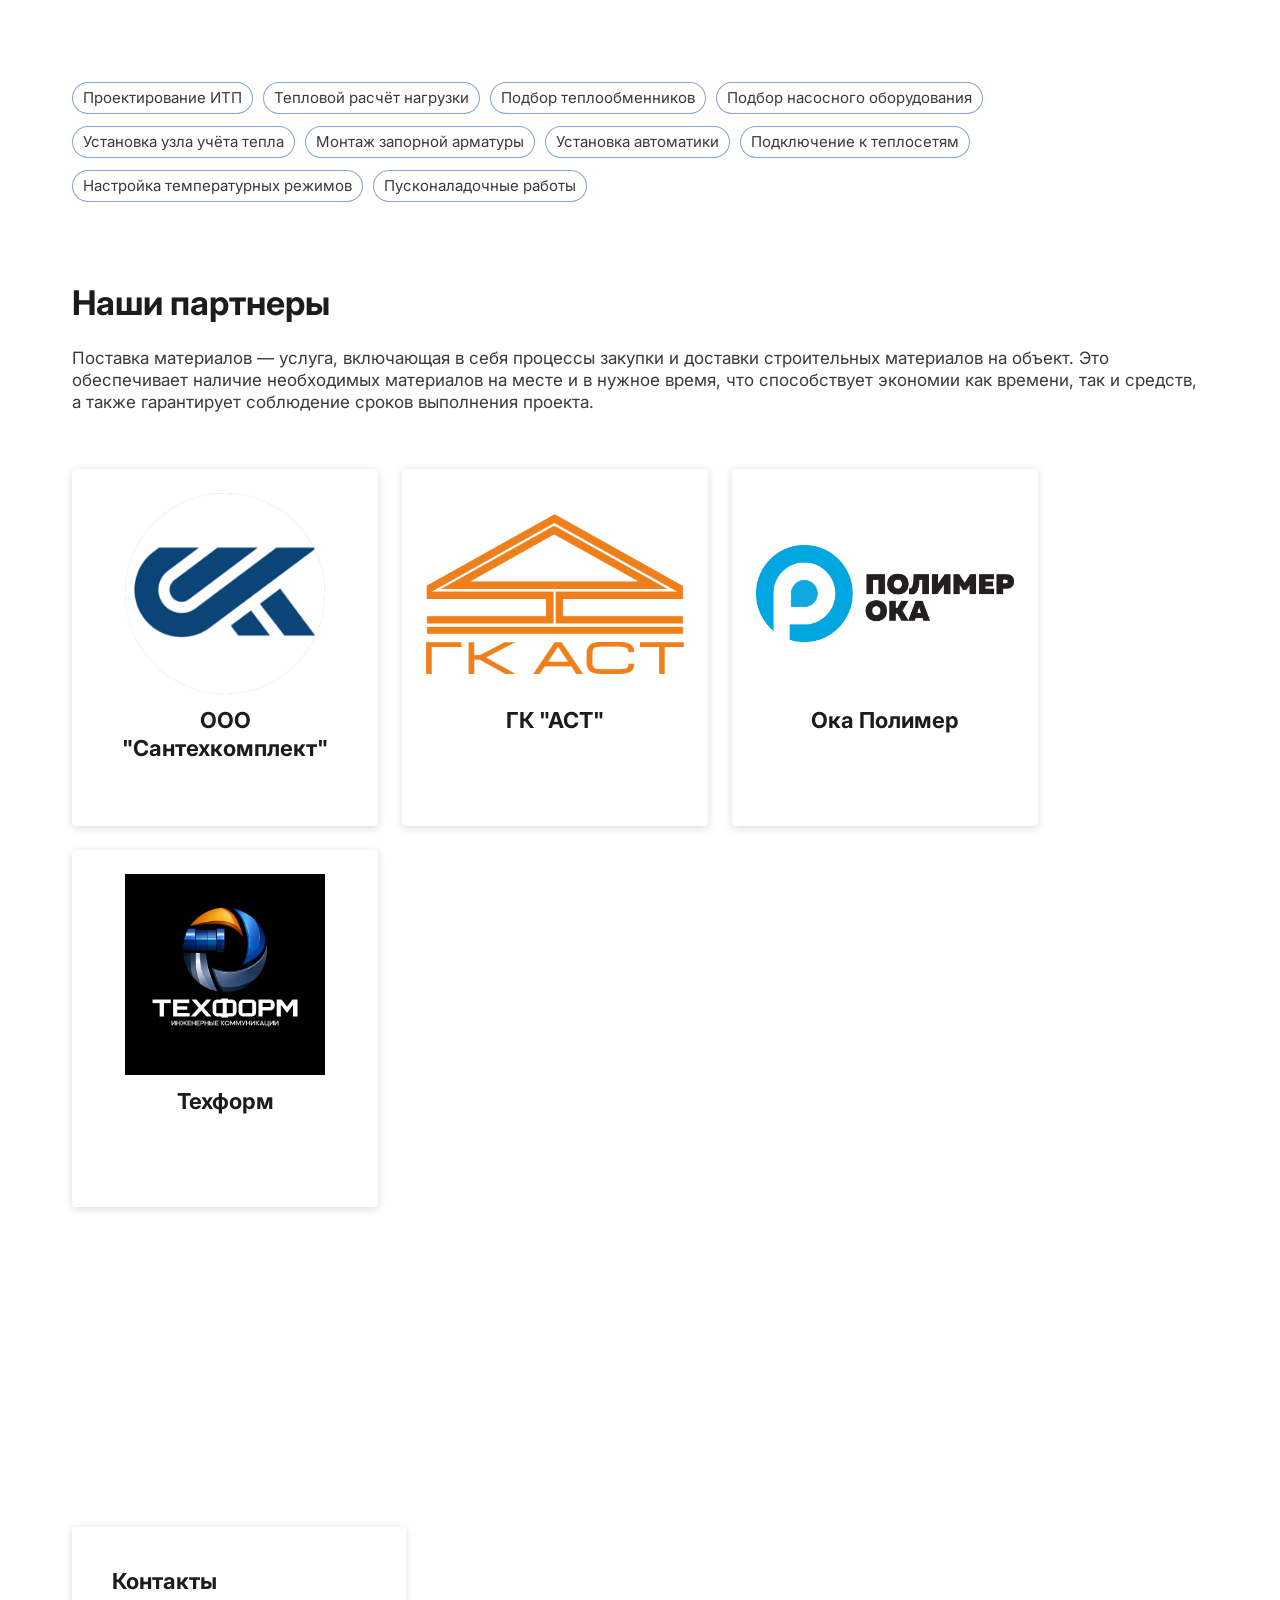
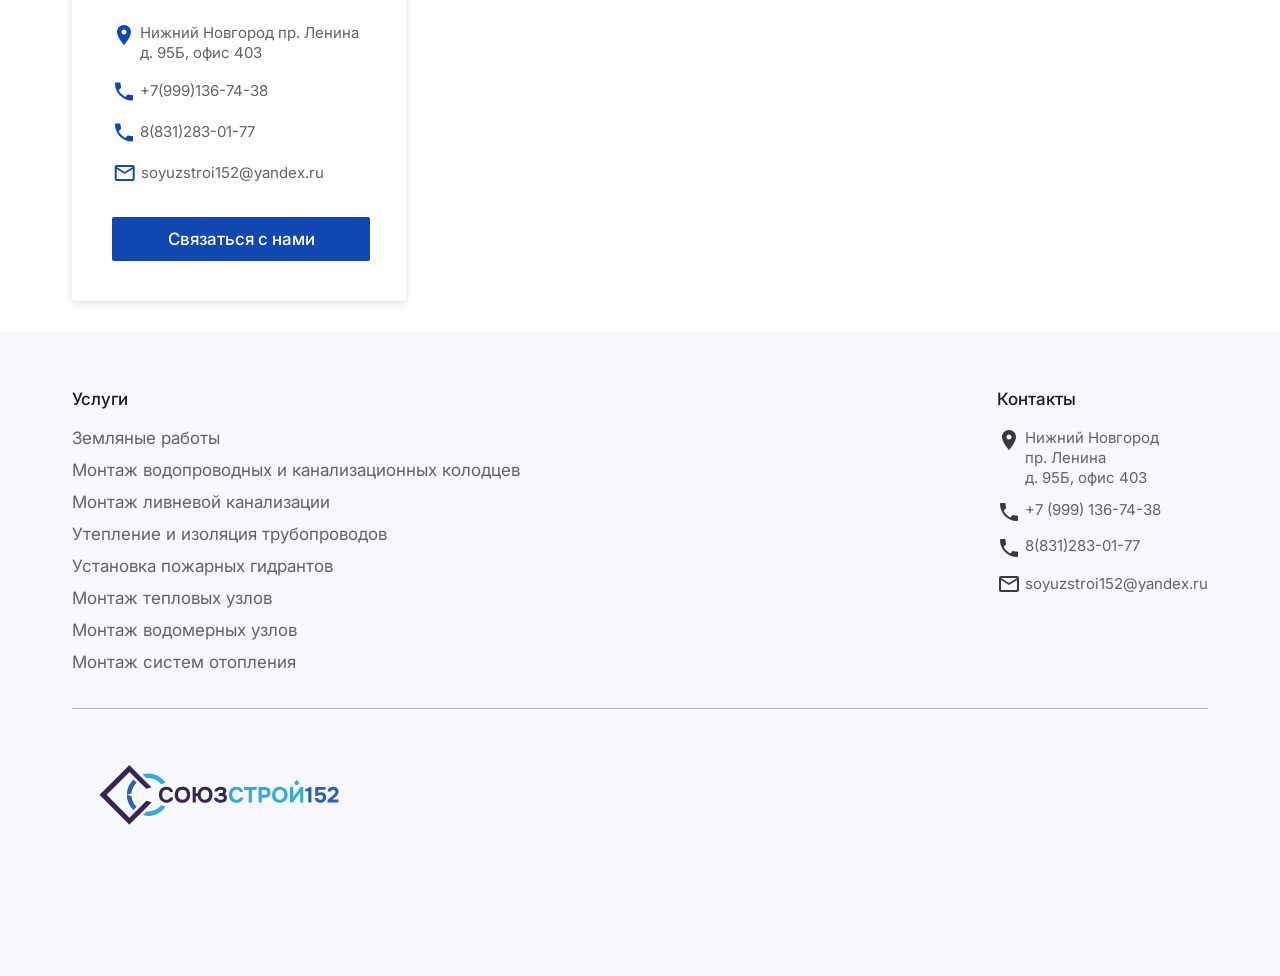
<file: teplovie-uzli.html>
<!DOCTYPE html>
<html lang="ru">

<head>
   <meta charset="UTF-8">
    <meta name="viewport" content="width=device-width, initial-scale=1, maximum-scale=1">
    <meta name="format-detection" content="telephone=no">

    <!-- Primary Meta Tags (для поисковых систем) -->
   <title>СоюзСтрой152 | Монтаж тепловых узлов в Нижнем Новгороде</title>
    <meta name="description" content="Монтаж тепловых узлов и индивидуальных тепловых пунктов (ИТП) в Нижнем Новгороде и области. Проектирование, установка, подключение к тепловым сетям, автоматизация и пусконаладка. Энергоэффективность, надёжность, соблюдение норм. Звоните: +7 (999) 136-74-38">
    <meta name="robots" content="index, follow">
    <meta name="author" content="СоюзСтрой152">
    <!-- Open Graph Meta Tags -->
   <meta property="og:title" content="СоюзСтрой152 | Монтаж тепловых узлов в Нижнем Новгороде">
    <meta property="og:description" content="Монтаж тепловых узлов и индивидуальных тепловых пунктов (ИТП) в Нижнем Новгороде и области. Проектирование, установка, подключение к тепловым сетям, автоматизация и пусконаладка. Энергоэффективность, надёжность, соблюдение норм. Звоните: +7 (999) 136-74-38">
    <meta name="robots" content="index, follow">
    <meta property="og:image" content="https://www.soyuzstroi152.ru/assets/banners/Banner7.webp">
    <meta property="og:image:alt" content="СоюзСтрой152 - Монтаж тепловых узлов в Нижнем Новгороде">
    <meta property="og:url" content="https://www.soyuzstroi152.ru">
    <meta property="og:type" content="website">
    <meta property="og:site_name" content="СоюзСтрой152">
    <link rel="icon" href="favicon-32x32.ico" type="image/x-icon">
    <link rel="shortcut icon" href="favicon-32x32.ico" type="image/x-icon">
    <!-- Twitter Card Tags -->
    <meta name="twitter:card" content="summary_large_image">
    <meta name="twitter:title" content="СоюзСтрой152">
    <meta name="twitter:description"
        content="Монтаж тепловых узлов и индивидуальных тепловых пунктов (ИТП) в Нижнем Новгороде и области. Проектирование, установка, подключение к тепловым сетям, автоматизация и пусконаладка. Энергоэффективность, надёжность, соблюдение норм. Звоните: +7 (999) 136-74-38">
    <meta name="robots" content="index, follow">
    <meta name="twitter:image" content="https://www.soyuzstroi152.ru/assets/banners/Banner7.webp">
    <meta name="twitter:url" content="https://www.soyuzstroi152.ru">
    <!-- Yandex.Metrika counter -->
    <script type="text/javascript">
        (function(m,e,t,r,i,k,a){
            m[i]=m[i]||function(){(m[i].a=m[i].a||[]).push(arguments)};
            m[i].l=1*new Date();
            for (var j = 0; j < document.scripts.length; j++) {if (document.scripts[j].src === r) { return; }}
            k=e.createElement(t),a=e.getElementsByTagName(t)[0],k.async=1,k.src=r,a.parentNode.insertBefore(k,a)
        })(window, document,'script','https://mc.yandex.ru/metrika/tag.js?id=108718761', 'ym');

        ym(108718761, 'init', {webvisor:true, clickmap:true, ecommerce:"dataLayer", referrer: document.referrer, url: location.href, accurateTrackBounce:true, trackLinks:true});
    </script>
    <noscript>
        <div>
            <img src="https://mc.yandex.ru/watch/108718761" style="position:absolute; left:-9999px;" alt="" />
        </div>
    </noscript>
    <!-- /Yandex.Metrika counter -->


    <link rel="stylesheet" href="reset.css" />
    <link rel="stylesheet" href="styles.css" />
    <title>СоюзСтрой152 | Монтаж тепловых узлов в Нижнем Новгороде</title>
    <script src="script.js" defer></script>
    <link rel="preconnect" href="https://fonts.googleapis.com">
    <link rel="preconnect" href="https://fonts.gstatic.com" crossorigin>
    <link href="https://fonts.googleapis.com/css2?family=Inter:wght@100..900&display=swap" rel="stylesheet">
   <link rel="manifest" href="/site.webmanifest" type="application/manifest+json">

    <link rel="stylesheet" href="components/modal/modal.css" />
    <script src="components/modal/modal.js" defer></script>
    <link rel="stylesheet" href="components/carousel/carousel.css" />
    <script src="components/carousel/carousel.js" defer></script>
    <link rel="stylesheet" href="components/accordion/accordion.css" />
    <script src="components/accordion/accordion.js" defer></script>
    <link rel="stylesheet" href="components/image/image.css" />
    <script>
    fetch('breadcrumb.json')
        .then(response => response.json())
        .then(data => {
        const script = document.createElement('script');
        script.type = 'application/ld+json';
        script.textContent = JSON.stringify(data);
        document.head.appendChild(script);
        });
    </script>
</head>

<body>
    <div class="page">
        <header class="page-header">
            <a class="logo" href="https://www.soyuzstroi152.ru">
                <img class="logo" src="assets/logo.svg" alt="logo"></a>
            <div class="contacts">
                <div class="contacts">
                    <div class="contacts-col">
                        <div class="contacts-item">
                            <img src="assets/Location.svg" alt="location">
                            <span class="contact-info">
                                Нижний Новгород<br>
                                пр. Ленина<br>
                                д. 95Б, офис 403
                            </span class="contact-info">
                        </div>
                    </div>
                    <div class="contacts-col-right" style="align-items: flex-end">
                        <div class="contacts-item">
                            <img src="assets/Phone.svg" alt="phone">
                            <span href="tel:+79991367438"  class="contact-info">
                                +7(999)136-74-38
                            </span>
                        </div>
                        <div class="contacts-item">
                            <img src="assets/Phone.svg" alt="phone">
                            <span class="contact-info">
                                8(831)283-01-77
                            </span>
                        </div>
                        <div class="contacts-item">
                            <img src="assets/Mail.svg" alt="mail">
                            <span class="contact-info">soyuzstroi152@yandex.ru</span>
                        </div>
                    </div>
                </div>
            </div>
                <a class="header-button" href="tel:+79991367438">
                    Связаться с нами
                </a>
                <div class="burger-menu">
                    <div class="menu-toggle" onclick="toggleMenu()">
                        <img src="assets/Menu.svg" alt="burger menu">
                    </div>
                    <div class="menu-items">
                        <button class="menu-close" onclick="toggleMenu()">
                            <img src="assets/close.svg" alt="close" width="24">
                        </button>
                        <ul>
                            <li><a href="https://www.soyuzstroi152.ru/#about">О компании</a></li>
                            <li><a href="https://www.soyuzstroi152.ru/#activities">Ключевые направления</a></li>
                            <li><a href="https://www.soyuzstroi152.ru/#customers">Наши заказчики</a></li>
                            <li><a href="https://www.soyuzstroi152.ru/#friends">Наши партнеры</a></li>
                            <li><a href="https://www.soyuzstroi152.ru/#contacts">Контакты</a></li>
                        </ul>
                        <div class="contacts-col-container1">
                            <div class="contacts-item">
                                <img src="assets/Location.svg" alt="location" width="20">
                                <h5>
                                    Нижний Новгород
                                    пр. Ленина
                                    д. 95Б, офис 403
                                </h5>
                            </div>
                            <div class="contacts-item1">
                                <img src="assets/Phone.svg" alt="phone" width="20">
                                <h5>
                                    +7(999)136-74-38
                                </h5>
                            </div>
                            <div class="contacts-item1">
                                <img src="assets/Mail.svg" alt="mail" width="20">
                                <h5>soyuzstroi152@yandex.ru</h5>
                            </div>
                        </div>
                        <a class="menu-button"
                            href="tel:+79991367438">Связаться
                            с нами</a>
                    </div>
                </div>
                <div class="overlay hidden" onclick="toggleMenu()"></div>
        </header>
        <div class="menu">
            <div class="menu-item">
               <a href="https://www.soyuzstroi152.ru/#about">О компании</a>
            </div>
            <div class="menu-item">
                <a href="https://www.soyuzstroi152.ru/#activities">Ключевые направления</a>
            </div>
            <div class="menu-item">
                <a href="https://www.soyuzstroi152.ru/#customers">Наши заказчики</a>
            </div>
            <div class="menu-item">
                <a href="https://www.soyuzstroi152.ru/#friends">Наши партнеры</a>
            </div>
            <div class="menu-item">
                <a href="https://www.soyuzstroi152.ru/#contacts">Контакты</a>
            </div>
        </div>
        <div class="carousel autoscroll">
            <div class="slides mobile-full-screen">
                <div class="slide show">
                    <div class="banner">
                        <div class="image cover 3x2 mobile:3x2">
                            <img src="assets/teplovie_uzli/banner1.webp"
                                srcset="assets/teplovie_uzli/banner1.webp 600w, assets/teplovie_uzli/banner1.webp"
                                sizes="(max-width: 600px) 600px, 100vw" alt="banner">
                        </div>
                        <div class="inner">
                            <div class="text">
                                <h1></h1>
                            </div>
                            <div class="buttons">
                                <button class="button1" onclick="openModal('form-modal')">Заказать</button>
                            </div>
                        </div>
                    </div>
                </div>
                <div class="slide show">
                    <div class="banner">
                        <div class="image cover 3x2 mobile:3x2">
                            <img src="assets/teplovie_uzli/banner2.webp"
                                srcset="assets/teplovie_uzli/banner2.webp 600w, assets/teplovie_uzli/banner2.webp"
                                sizes="(max-width: 600px) 600px, 100vw" alt="banner">
                        </div>
                        <div class="inner">
                            <div class="text">
                                <h1></h1>
                            </div>
                            <div class="buttons">
                                <button class="button1" onclick="openModal('form-modal')">Заказать</button>
                            </div>
                        </div>
                    </div>
                </div>
                <div class="slide show">
                    <div class="banner">
                        <div class="image cover 3x2 mobile:3x2">
                            <img src="assets/teplovie_uzli/banner4.webp"
                                srcset="assets/teplovie_uzli/banner4.webp 600w, assets/teplovie_uzli/banner4.webp"
                                sizes="(max-width: 600px) 600px, 100vw" alt="banner">
                        </div>
                        <div class="inner">
                            <div class="text">
                                <h1></h1>
                            </div>
                            <div class="buttons">
                                <button class="button1" onclick="openModal('form-modal')">Заказать</button>
                            </div>
                        </div>
                    </div>
                </div>
            </div>
            <div class="controls dark">
                <button class="prev">
                    <img src="assets/Previous.svg" alt="back">
                </button>
                <button class="next">
                    <img src="assets/Next.svg" alt="forward">
                </button>
            </div>
            <div class="indicators inside">
            </div>
        </div>
        <div class="info" id="about">
            <h2>Монтаж тепловых узлов</h2>
            <p>
            Компания выполняет монтаж тепловых узлов и ИТП под ключ: от проектирования до ввода в эксплуатацию. 
            Мы осуществляем подбор и установку теплообменников, насосного оборудования, узлов учёта тепла, 
            запорной арматуры и систем автоматизации. Подключаем тепловые узлы к наружным тепловым сетям, 
            настраиваем режимы работы и проводим пусконаладочные испытания. Работаем с многоквартирными домами, 
            офисными центрами и промышленными предприятиями. Надёжно, энергоэффективно, в срок.
            </p>
        </div>
        <div class="advantage-list">
            <div class="advantage-card">
                <div class="advantage-title">
                    <h3>Расчёт и подбор оборудования</h3>
                </div>
                <p style="color: #636366;">Определение тепловой нагрузки объекта, расчёт мощности теплообменников и насосов, 
                    подбор узлов учёта тепла, запорной арматуры и систем автоматизации, составление сметы.
                </p>
            </div>
            <div class="advantage-card">
                <div class="advantage-title">
                    <h3>Монтаж теплового узла</h3>
                </div>
                <p style="color: #636366;">Установка теплообменников, насосных групп, фильтров, грязевиков, расходомеров, 
                    термометров и манометров. Подключение к системе отопления и ГВС.
                </p>
            </div>
            <div class="advantage-card">
                <div class="advantage-title">
                    <h3>Автоматизация и пусконаладка</h3>
                </div>
                <p style="color: #636366;">Монтаж контроллеров и датчиков, настройка погодозависимого регулирования, 
                    проверка температурных графиков, пусконаладочные работы и сервисное обслуживание.
                </p>
            </div>
        </div>
        <ul class="chip-list">
            <li>Проектирование ИТП</li>
            <li>Тепловой расчёт нагрузки</li>
            <li>Подбор теплообменников</li>
            <li>Подбор насосного оборудования</li>
            <li>Установка узла учёта тепла</li>
            <li>Монтаж запорной арматуры</li>
            <li>Установка автоматики</li>
            <li>Подключение к теплосетям</li>
            <li>Настройка температурных режимов</li>
            <li>Пусконаладочные работы</li>
        </ul>
        <div class="info" id="friends">
            <h2>Наши партнеры</h2>
            <p>Поставка материалов — услуга, включающая в себя процессы закупки и доставки строительных материалов на
                объект. Это обеспечивает наличие необходимых материалов на месте и в нужное время, что способствует
                экономии
                как времени, так и средств, а также гарантирует соблюдение сроков выполнения проекта.</p>
        </div>
        <div class="card-list">
             <div class="card">
               <div class="image 9x7 mobile:3x2">
                        <img src="assets/friends/santehkomplekt.png" alt="santehkomplekt">
                    </div>
                <h3 class="card-title1">ООО "Сантехкомплект"</h3>
            </div>
            <div class="card">
               <div class="image 9x7 mobile:3x2">
                        <img src="assets/friends/ast.png" alt="gk ast">
                    </div>
                <h3 class="card-title1">ГК "АСТ"</h3>
            </div>
            <div class="card">
                <div class="image 9x7 mobile:3x2">
                    <img src="assets/friends/oka_polimer.png" alt="oka polimer">
                </div>
                <h3 class="card-title1">Ока Полимер</h3>
            </div>
            <div class="card">
                <div class="image 9x7 mobile:3x2">
                    <img src="assets/friends/tehform.jpg" alt="techform">
                </div>
                <h3 class="card-title1">Техформ</h3>
            </div>
        </div>
        <div class="contact-container">
            <h3>Контакты</h3>
            <div class="contacts-col-container">
                <div class="contacts-item">
                    <img class="contact-icon" src="assets/Location.svg" alt="location">
                    <span class="contact-info">
                        Нижний Новгород
                        пр. Ленина
                        д. 95Б, офис 403
                    </span>
                </div>
                <div class="contacts-item1">
                    <img class="contact-icon" src="assets/Phone.svg" alt="phone">
                    <span class="contact-info">+7(999)136-74-38</span>
                </div>
                 <div class="contacts-item1">
                    <img class="contact-icon" src="assets/Phone.svg" alt="phone">
                    <span class="contact-info">8(831)283-01-77</span>
                </div>
                <div class="contacts-item1">
                    <img class="contact-icon" src="assets/Mail.svg" alt="mail">
                    <span class="contact-info">soyuzstroi152@yandex.ru</span>
                </div>
            </div>
            <a class="button3" href="tel:+79991367438">Связаться с нами</a>
        </div>
    </div>
    <iframe id="contacts" title="yandex-map" class="map" 
        src="https://yandex.ru/map-widget/v1/?um=constructor%3Af2e4f0c6394a9d39ff410735a6fb97b8046e6c0f4b3bfcd24cb765606fe67df3&amp;source=constructor" width="100%" height="600" frameborder="0">
    </iframe>
    <a class="whatsapp-button" aria-label="Напишите нам в Whatsapp"
        href="https://api.whatsapp.com/send/?phone=79991367438&text&type=phone_number&app_absent=0" target="_blank">
        <svg width="66" height="66" viewBox="0 0 66 66" fill="none" xmlns="http://www.w3.org/2000/svg">
            <g clip-path="url(#clip0_1654_2513)">
                <path
                    d="M29.8415 0.14176C19.529 1.21168 10.4927 6.8191 5.0013 15.5589C-2.78464 27.9339 -1.328 44.2922 8.50755 55.0687C13.9603 61.0371 20.7665 64.6078 28.9392 65.7679C30.4603 65.9871 35.5263 65.9742 37.1247 65.7679C44.5884 64.7367 51.2658 61.4238 56.3447 56.2418C58.0204 54.5402 58.3685 54.1406 59.4771 52.6711C62.7771 48.2754 64.9298 42.9129 65.7677 37.0605C65.9868 35.5394 65.9868 30.4605 65.7677 28.9394C65.2134 25.0336 64.195 21.7078 62.5837 18.4464C60.8564 14.9918 59.1033 12.5297 56.3575 9.75817C51.2658 4.60192 44.8978 1.39215 37.5759 0.309338C35.9904 0.0773069 31.4142 -0.0258181 29.8415 0.14176ZM38.0271 13.1871C49.5642 15.9328 56.1126 27.5859 52.4001 38.7492C51.4462 41.6367 49.9251 44.0472 47.6306 46.3547C44.7302 49.2679 41.5978 50.9695 37.5115 51.8332C36.39 52.0781 35.7454 52.1297 33.7732 52.1297C30.5118 52.1425 28.4751 51.7172 25.6005 50.4539C24.8915 50.1445 24.2212 49.8867 24.1052 49.8867C24.0021 49.8867 21.656 50.4925 18.8845 51.2273C16.1259 51.9492 13.8443 52.5422 13.8314 52.5293C13.8056 52.5164 14.4243 50.2218 15.1849 47.4375L16.5771 42.3586L15.9712 41.1211C14.6048 38.3496 13.999 35.707 13.999 32.4843C14.0118 26.9672 15.9583 22.2879 19.8513 18.4336C22.9064 15.4043 26.7736 13.5222 31.2595 12.839C31.4786 12.8132 32.7806 12.8004 34.1599 12.8261C36.2997 12.8648 36.8798 12.9164 38.0271 13.1871Z"
                    fill="#25D366" />
                <path
                    d="M32.2908 16.1391C25.9744 16.5902 20.1994 21.102 18.1756 27.1734C17.5311 29.1328 17.3506 30.293 17.3506 32.4844C17.3506 35.823 17.9822 38.0531 19.8643 41.3273L20.1607 41.8688L19.3615 44.7949C18.9232 46.4063 18.5752 47.7598 18.6139 47.7855C18.6396 47.8113 20.0061 47.4762 21.6561 47.0508L24.6596 46.2516L26.2193 47.0379C28.7846 48.3141 31.0146 48.8555 33.7861 48.8555C40.7084 48.8555 47.0377 44.2922 49.2291 37.6922C49.8865 35.6941 50.0541 34.6758 50.0541 32.4844C50.0541 30.9117 49.9896 30.2027 49.7705 29.1328C48.3654 22.5457 43.1834 17.4926 36.6092 16.3195C35.2041 16.0746 33.9021 16.023 32.2908 16.1391ZM28.385 23.6285C28.7975 24.0926 30.4604 28.2047 30.3701 28.5527C30.3314 28.7074 29.9447 29.2875 29.5193 29.8547C29.0939 30.409 28.7459 30.9504 28.7459 31.0664C28.7459 31.3113 29.7771 32.8453 30.5764 33.7863C31.44 34.8047 33.0771 36.0422 34.4564 36.7512C36.1967 37.6148 36.2869 37.6148 37.2795 36.3902C38.517 34.882 38.633 34.7789 38.9682 34.8691C39.3549 34.9852 43.0416 36.7125 43.4283 36.9574C43.7119 37.1379 43.7248 37.2152 43.6604 38.0145C43.6217 38.4914 43.4928 39.123 43.3768 39.4195C43.1061 40.0898 42.1264 40.9922 41.1467 41.4691C40.4635 41.8043 40.2959 41.8301 38.865 41.8301C37.4342 41.8301 37.2279 41.7914 36.0936 41.3918C34.2244 40.7215 33.0643 40.1672 31.6592 39.2262C28.9521 37.4215 25.7424 33.7992 24.4275 31.0535C23.8604 29.8547 23.6799 28.9523 23.7443 27.5859C23.8088 26.3098 24.1311 25.4719 24.9818 24.4148C25.6779 23.5641 26.142 23.3449 27.2377 23.332C27.9982 23.332 28.1529 23.3707 28.385 23.6285Z"
                    fill="#25D366" />
            </g>
            <defs>
                <clipPath id="clip0_1654_2513">
                    <rect width="66" height="66" rx="33" fill="white" />
                </clipPath>
            </defs>
        </svg>
    </a>
    <footer>
        <div class="page">
            <div class="footer-container">
                <div class="footer-items">
                    <h4 class="link-heading">Услуги</h4>
                    <a class="links" href="https://www.soyuzstroi152.ru/zemlyanie-raboti">Земляные работы</a>
                    <a class="links" href="https://www.soyuzstroi152.ru/montazh-kolodtsev">Монтаж водопроводных и канализационных колодцев</a>
                    <a class="links" href="https://www.soyuzstroi152.ru/montazh-livnevoi-kanalizacii">Монтаж ливневой канализации</a>
                    <a class="links" href="https://www.soyuzstroi152.ru/uteplenie-i-izolyacia">Утепление и изоляция трубопроводов</a>
                    <a class="links" href="https://www.soyuzstroi152.ru/ustanovka-pozharnih-gidrantov">Установка пожарных гидрантов</a>
                    <a class="links" href="https://www.soyuzstroi152.ru/teplovie-uzli">Монтаж тепловых узлов</a>
                    <a class="links" href="https://www.soyuzstroi152.ru/">Монтаж водомерных узлов</a>
                    <a class="links" href="https://www.soyuzstroi152.ru/">Монтаж систем отопления</a>
                </div>
                <div class="footer-items">
                    <h4 class="link-heading">Контакты</h4>
                    <div class="item">
                        <img src="assets/location-footer.svg" alt="location">
                        <span class="contact-info">Нижний Новгород<br>
                            пр. Ленина<br>
                            д. 95Б, офис 403
                        </span>
                    </div>
                    <div class="item">
                        <img src="assets/phone-footer.svg" alt="phone">
                        <span class="contact-info">+7 (999) 136-74-38 </span>
                    </div>
                    <div class="item">
                        <img src="assets/phone-footer.svg" alt="phone">
                        <span class="contact-info">8(831)283-01-77</span>
                    </div>
                    <div class="item">
                        <div id="mail">
                            <img src="assets/mail-footer.svg" alt="mail">
                            <span class="contact-info">soyuzstroi152@yandex.ru</span>
                        </div>
                    </div>
                </div>
            </div>
            <hr>
            <div class="footer-container" style="align-items: center;">
                <div class="logo"><img src="assets/logo.svg" alt="logo"></div>
                <!-- <div id="social-networks">
                    <a class="social-network" href="https://www.instagram.com/soyuzstroi152/" target="_blank">
                        <img src="assets/instagram.svg" alt="instagram">
                    </a>
                    <a class="social-network"
                        href="https://api.whatsapp.com/send/?phone=79992099988&text&type=phone_number&app_absent=0"
                        target="_blank">
                        <img src="assets/whatsapp.svg" alt="whatsapp">
                    </a>
                    <a class="social-network" href="https://t.me/soyuzstroi152" target="_blank">
                        <img src="assets/tg.svg" alt="telegram">
                    </a>
                </div> -->
            </div>
            <div class="footer-container-mob">
                <div class="accordion">
                    <div class="accordion-section">
                        <h4 class="accordion-title">Ключевые направления</h4>
                        <div class="accordion-content">
                            <a class="links" href="https://www.soyuzstroi152.ru/">Наружные инженерные сети</a>
                            <a class="links" href="https://www.soyuzstroi152.ru/">Внутренние инженерные системы</a>
                            <a class="links" href="https://www.soyuzstroi152.ru/">Проектирование</a>
                            <a class="links" href="https://www.soyuzstroi152.ru/">Теплоизоляция и защита трубопроводов</a>
                        </div>
                    </div>
                    <div class="accordion-section">
                        <h4 class="accordion-title">Наши партнеры</h4>
                        <div class="accordion-content">
                            <a class="links" href="https://www.soyuzstroi152.ru/">ООO "Сантехкомплект"</a>
                            <a class="links" href="https://www.soyuzstroi152.ru/">ГK "АСТ"</a>
                            <a class="links" href="https://www.soyuzstroi152.ru/">Ока Полимер</a>
                            <a class="links" href="https://www.soyuzstroi152.ru/">Техформ"</a>
                        </div>
                    </div>
                    <div class="accordion-section">
                        <h4 class="accordion-title">Услуги</h4>
                        <div class="accordion-content">
                            <a class="links" href="https://www.soyuzstroi152.ru/zemlyanie-raboti">Земляные работы</a>
                            <a class="links" href="https://www.soyuzstroi152.ru/montazh-kolodtsev">Монтаж водопроводных и канализационных колодцев</a>
                            <a class="links" href="https://www.soyuzstroi152.ru/montazh-livnevoi-kanalizacii">Монтаж ливневой канализации</a>
                            <a class="links" href="https://www.soyuzstroi152.ru/uteplenie-i-izolyacia">Утепление и изоляция трубопроводов</a>
                            <a class="links" href="https://www.soyuzstroi152.ru/ustanovka-pozharnih-gidrantov">Установка пожарных гидрантов</a>
                            <a class="links" href="https://www.soyuzstroi152.ru/teplovie-uzli">Монтаж тепловых узлов</a>
                            <a class="links" href="https://www.soyuzstroi152.ru/">Монтаж водомерных узлов</a>
                            <a class="links" href="https://www.soyuzstroi152.ru/">Монтаж систем отопления</a>
                        </div>
                    </div>
                    <h4 class="link-heading">Контакты</h4>
                    <div class="item">
                        <img src="assets/location-footer.svg" alt="location" width="20">
                        <span class="contact-info">Нижний Новгород
                            пр. Ленина
                            д. 95Б, офис 403</span>
                    </div>
                    <div class="item">
                        <img src="assets/phone-footer.svg" alt="phone" width="20">
                        <span class="contact-info">+7 999 136-74-38
                            (Отдел логистики)</span>
                    </div>
                    <div class="item">
                        <img src="assets/phone-footer.svg" alt="phone" width="20">
                        <span class="contact-info">+7 999 136-74-38
                            (Отдел спецтехники)</span>
                    </div>
                    <div class="item">
                        <div id="mail">
                            <img src="assets/mail-footer.svg" alt="mail" width="20">
                            <span class="contact-info">soyuzstroi152@yandex.ru</span>
                        </div>
                    </div>
                </div>
            </div>
            <div class="footer-container-mob1" style="align-items: center;">
                <img class="logo" src="assets/logo.svg" alt="logo">
                <div id="social-networks">
                    <!-- <a class="social-network" href="https://www.instagram.com/speclg/" target="_blank">
                        <img src="assets/instagram.svg" alt="instagram" width="40">
                    </a> -->
                    <a class="social-network"
                        href="https://api.whatsapp.com/send/?phone=79991367438&text&type=phone_number&app_absent=0"
                        target="_blank">
                        <img src="assets/whatsapp.svg" alt="whatsapp" width="40">
                    </a>
                    <!-- <a class="social-network" href="https://t.me/tk_speclogistika" target="_blank">
                        <img src="assets/tg.svg" alt="telegram" width="40">
                    </a> -->
                </div>
            </div>
    </footer>
    <div class="modal-overlay" id="form-modal">
        <div class="modal">
            <button class="modal-close x">
                <img id="close" src="assets/close.svg" alt="close button">
            </button>
            <form class="modal-content" id="contact-form" action="https://formspree.io/f/xqewdepk"
            method="POST">
                <h3 class="modal-heading1">Оставьте заявку на расчет</h3>
                <h4 class="modal-heading2">Мы рассчитаем стоимость услуг и перезвоним Вам.</h4>
                <div class="modal-item">
                    <label>Услуга</label>
                    <input type="text" name="service">
                </div>
                <div class="modal-item">
                    <label>Ваше имя</label>
                    <input type="text" name="username" placeholder="Иванов Иван" required>
                </div>
                <div class="modal-item">
                    <label>Номер телефона</label>
                    <input type="tel" id="phone" name="phone" required
                        pattern="\+?\d{1,3}?\s?\(?\d{3}\)?\s?\d{3}[-\s]?\d{2}[-\s]?\d{2}"
                        placeholder="+7-999-136-74-38">
                </div>
                <div class="modal-item">
                    <label>Комментарий</label>
                    <textarea name="comment" rows="3" placeholder="Параметры и описание работ"></textarea>
                </div>
                <label class="modal-item" id="modal-item">
                    <input type="checkbox" class="checkbox" required>
                    <span id="checkbox-text">Отправляя заявку, вы даете согласие на обработку
                        персональных данных</span>
                </label>
                <button class="submit-button" type="submit">Рассчитать</button>
            </form>
        </div>
    </div>
    <div class="modal-overlay" id="success-modal">
        <div class="modal">
            <button class="modal-close x">
                <img id="close" src="assets/close.svg" alt="close">
            </button>
            <div class="modal-content" id="modal-content">
                <h3 class="modal-heading1" id="modal-heading1">Заявка успешно отправлена</h3>
                <p class="modal-heading2" id="modal-heading2">Мы получили вашу заявку. Наш менеджер свяжется с вами в
                    ближайшее время.</p>
                <button class="submit-button x">Закрыть</button>
            </div>
        </div>
    </div>

</body>

</html>
</file>
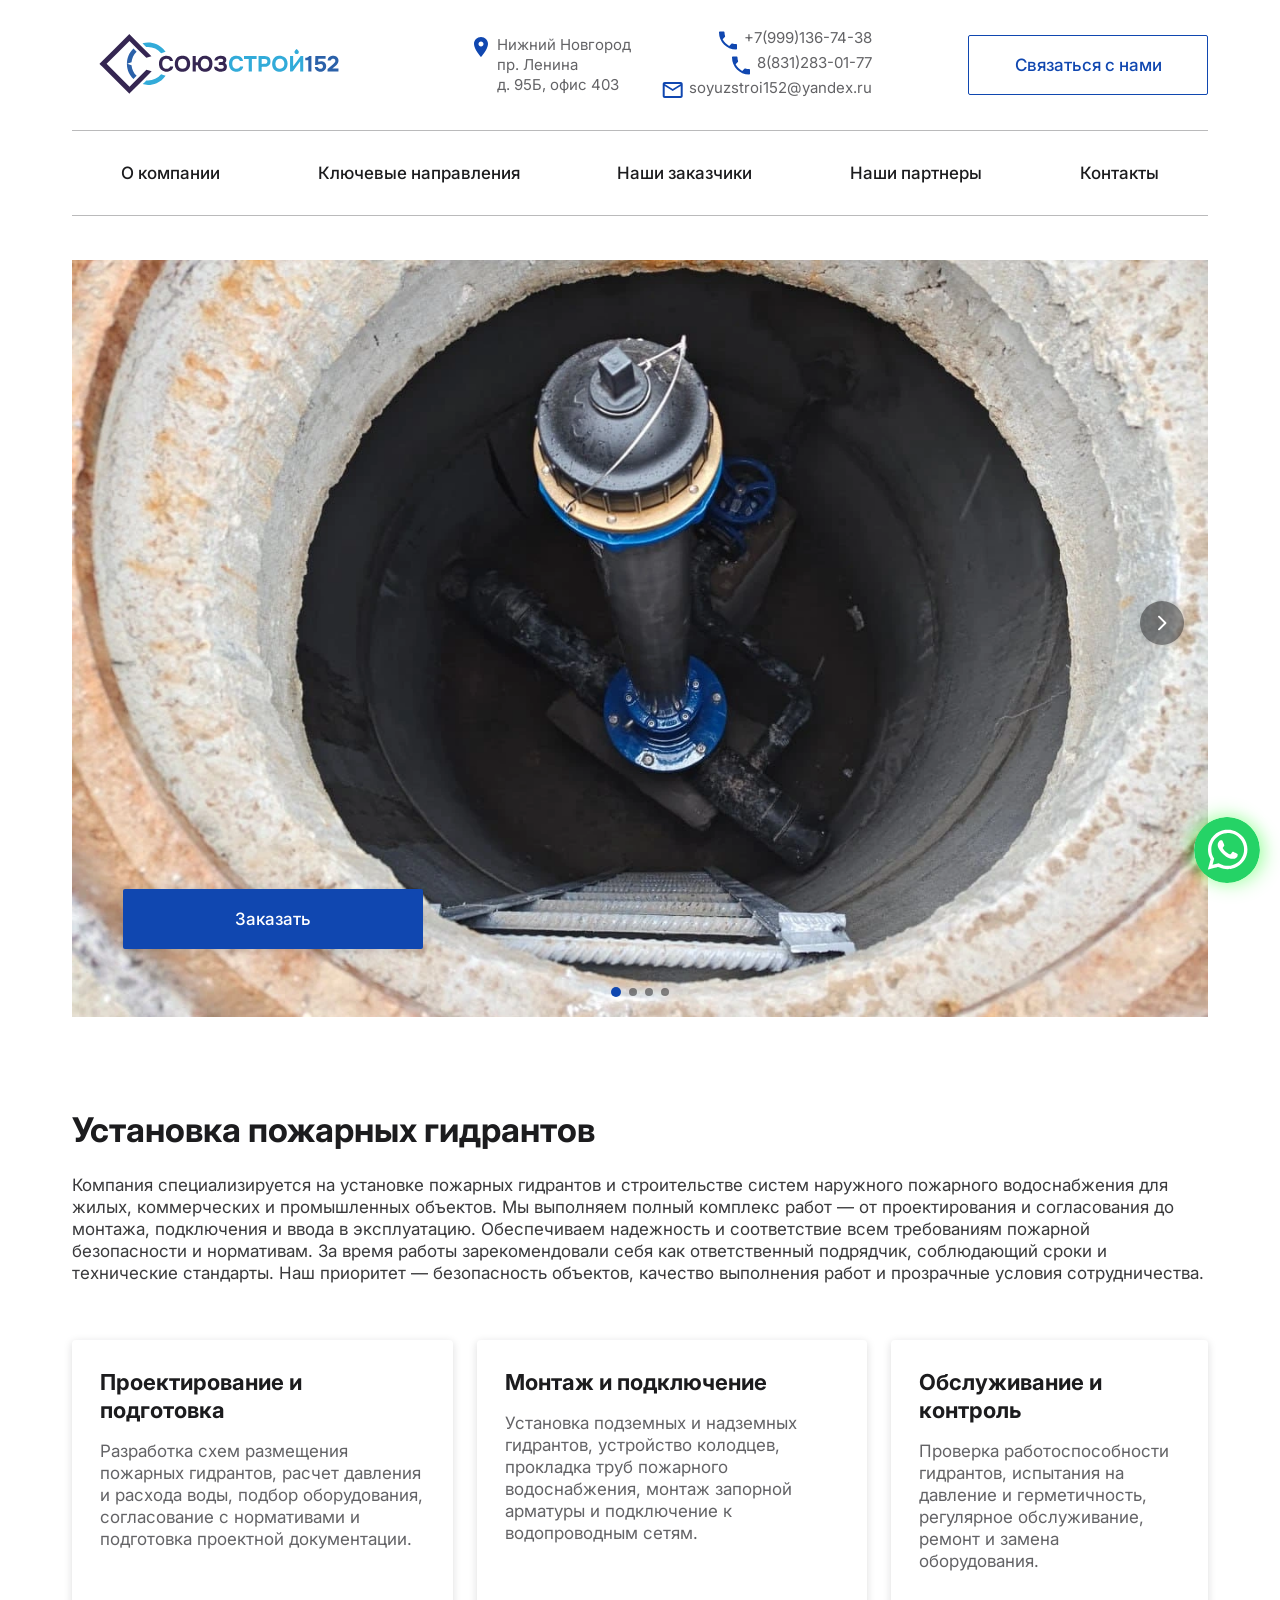
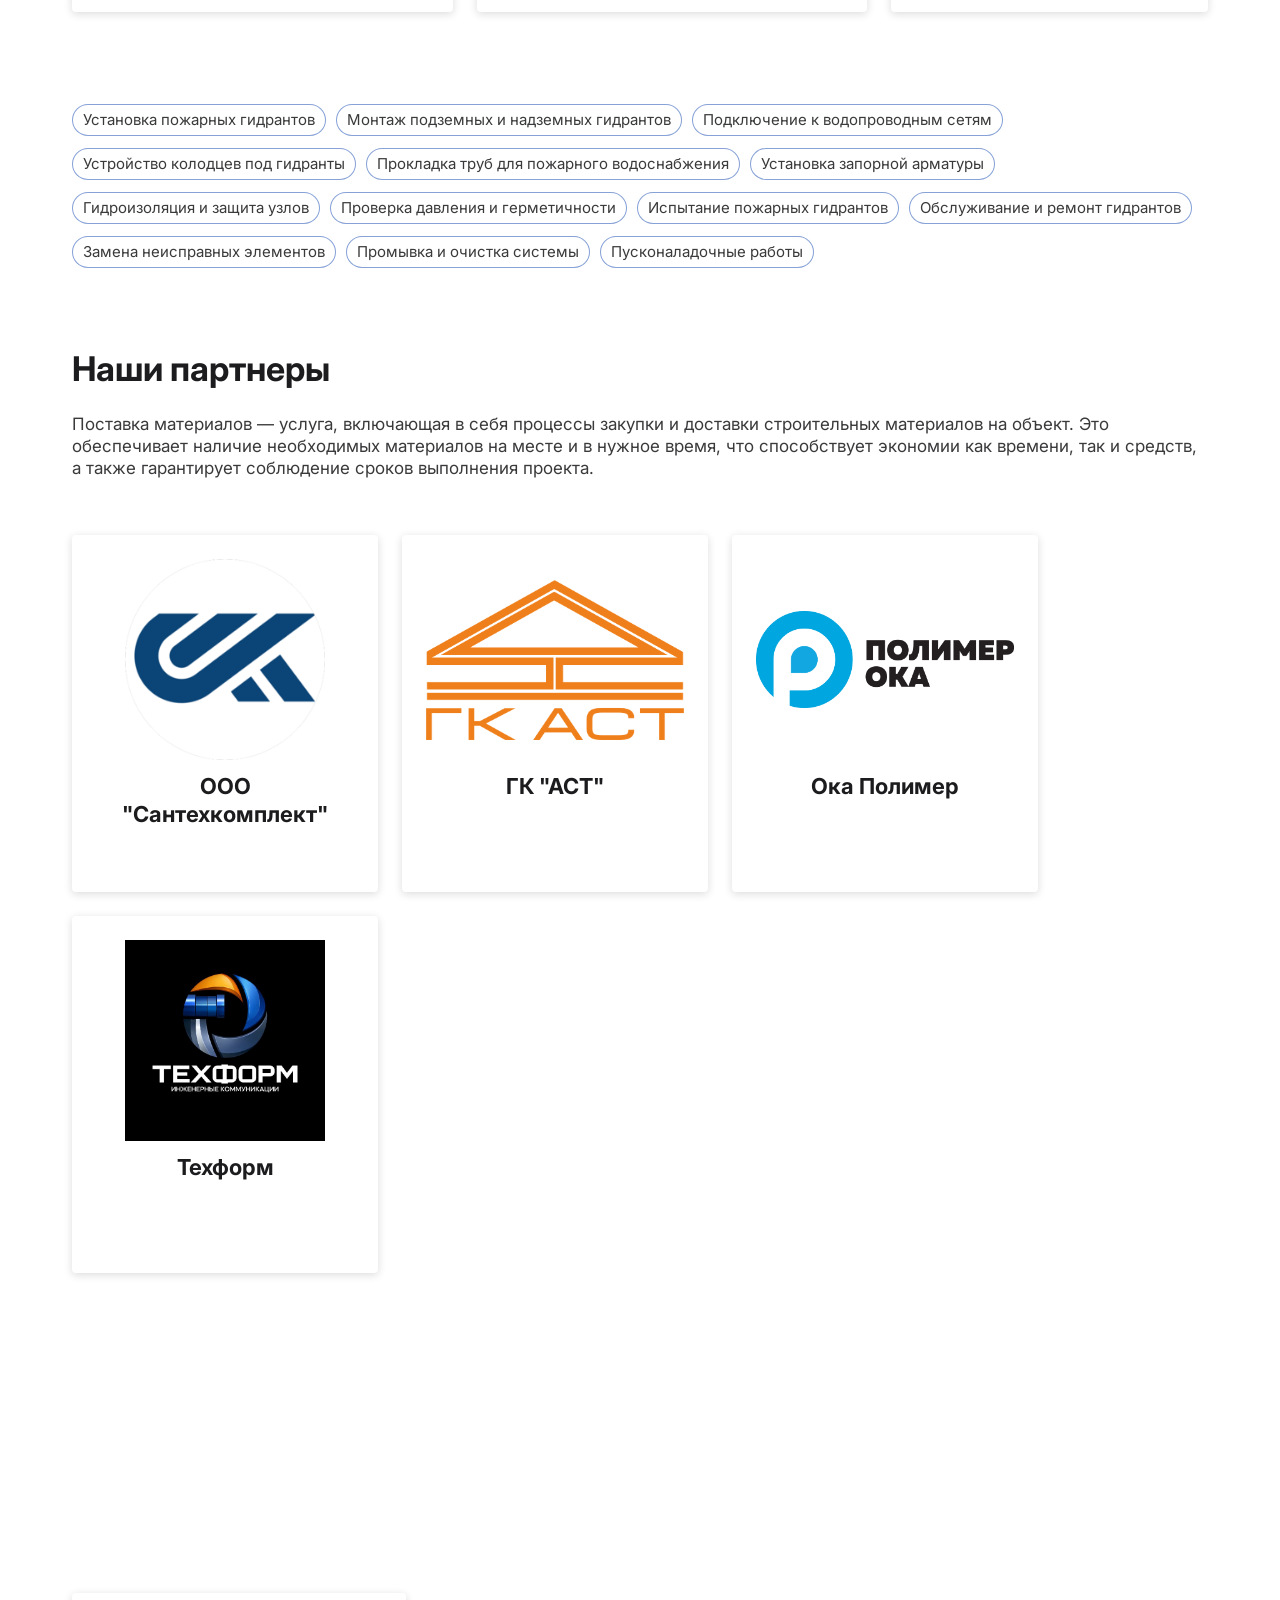
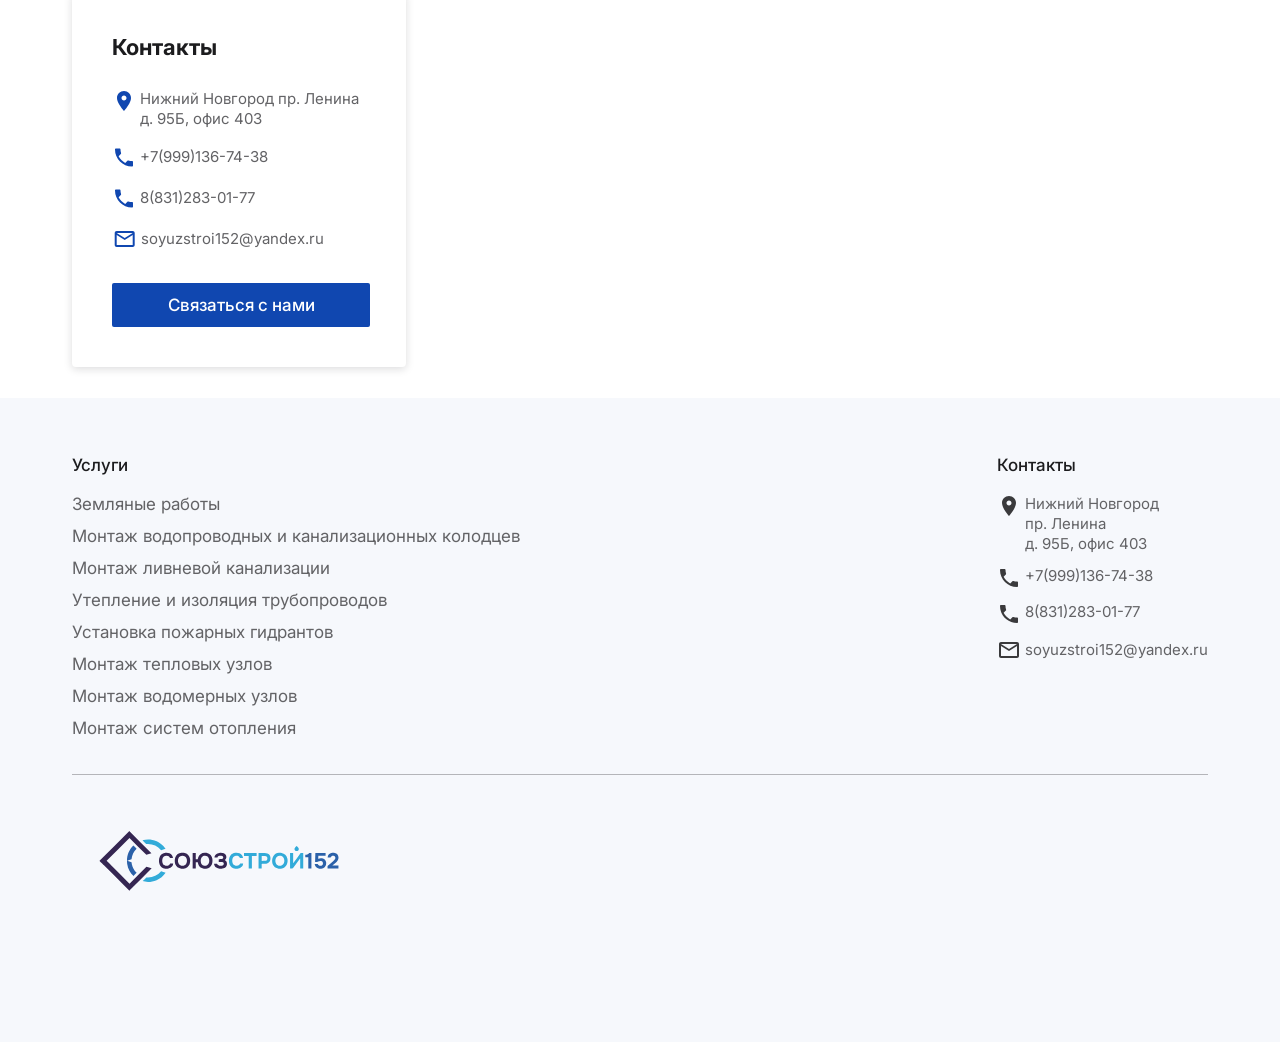
<file: ustanovka-pozharnih-gidrantov.html>
<!DOCTYPE html>
<html lang="ru">

<head>
   <meta charset="UTF-8">
    <meta name="viewport" content="width=device-width, initial-scale=1, maximum-scale=1">
    <meta name="format-detection" content="telephone=no">

    <!-- Primary Meta Tags (для поисковых систем) -->
   <title>СоюзСтрой152 | Установка пожарных гидрантов в Нижнем Новгороде</title>
<meta name="description" content="Установка пожарных гидрантов в Нижнем Новгороде и области. Монтаж подземных и надземных гидрантов, подключение к водопроводным сетям, устройство колодцев, прокладка труб пожарного водоснабжения. Обслуживание, ремонт и испытания систем пожаротушения. Надежно, в срок. Звоните: +7(999)136-74-38">    <meta name="robots" content="index, follow">
    <meta name="author" content="СоюзСтрой152">
    <!-- Open Graph Meta Tags -->
   <meta property="og:title" content="СоюзСтрой152 | Установка пожарных гидрантов в Нижнем Новгороде">
    <meta property="og:description" content="Установка пожарных гидрантов в Нижнем Новгороде и области. Монтаж подземных и надземных гидрантов, подключение к водопроводным сетям, устройство колодцев, прокладка труб пожарного водоснабжения. Обслуживание, ремонт и испытания систем пожаротушения. Надежно, в срок. Звоните: +7(999)136-74-38">    <meta name="robots" content="index, follow">
    <meta property="og:image" content="https://www.soyuzstroi152.ru/assets/banners/Banner7.webp">
    <meta property="og:image:alt" content="СоюзСтрой152 - Установка пожарных гидрантов в Нижнем Новгороде">
    <meta property="og:url" content="https://www.soyuzstroi152.ru">
    <meta property="og:type" content="website">
    <meta property="og:site_name" content="СоюзСтрой152">
    <link rel="icon" href="favicon-32x32.ico" type="image/x-icon">
    <link rel="shortcut icon" href="favicon-32x32.ico" type="image/x-icon">
    <!-- Twitter Card Tags -->
    <meta name="twitter:card" content="summary_large_image">
    <meta name="twitter:title" content="СоюзСтрой152">
    <meta name="twitter:description"
        content="Установка пожарных гидрантов в Нижнем Новгороде и области. Монтаж подземных и надземных гидрантов, подключение к водопроводным сетям, устройство колодцев, прокладка труб пожарного водоснабжения. Обслуживание, ремонт и испытания систем пожаротушения. Надежно, в срок. Звоните: +7(999)136-74-38">    <meta name="robots" content="index, follow">
    <meta name="twitter:image" content="https://www.soyuzstroi152.ru/assets/banners/Banner7.webp">
    <meta name="twitter:url" content="https://www.soyuzstroi152.ru">
    <!-- Yandex.Metrika counter -->
    <script type="text/javascript">
        (function(m,e,t,r,i,k,a){
            m[i]=m[i]||function(){(m[i].a=m[i].a||[]).push(arguments)};
            m[i].l=1*new Date();
            for (var j = 0; j < document.scripts.length; j++) {if (document.scripts[j].src === r) { return; }}
            k=e.createElement(t),a=e.getElementsByTagName(t)[0],k.async=1,k.src=r,a.parentNode.insertBefore(k,a)
        })(window, document,'script','https://mc.yandex.ru/metrika/tag.js?id=108718761', 'ym');

        ym(108718761, 'init', {webvisor:true, clickmap:true, ecommerce:"dataLayer", referrer: document.referrer, url: location.href, accurateTrackBounce:true, trackLinks:true});
    </script>
    <noscript>
        <div>
            <img src="https://mc.yandex.ru/watch/108718761" style="position:absolute; left:-9999px;" alt="" />
        </div>
    </noscript>
    <!-- /Yandex.Metrika counter -->


    <link rel="stylesheet" href="reset.css" />
    <link rel="stylesheet" href="styles.css" />
    <title>СоюзСтрой152 | Установка пожарных гидрантов в Нижнем Новгороде</title>
    <script src="script.js" defer></script>
    <link rel="preconnect" href="https://fonts.googleapis.com">
    <link rel="preconnect" href="https://fonts.gstatic.com" crossorigin>
    <link href="https://fonts.googleapis.com/css2?family=Inter:wght@100..900&display=swap" rel="stylesheet">
   <link rel="manifest" href="/site.webmanifest" type="application/manifest+json">

    <link rel="stylesheet" href="components/modal/modal.css" />
    <script src="components/modal/modal.js" defer></script>
    <link rel="stylesheet" href="components/carousel/carousel.css" />
    <script src="components/carousel/carousel.js" defer></script>
    <link rel="stylesheet" href="components/accordion/accordion.css" />
    <script src="components/accordion/accordion.js" defer></script>
    <link rel="stylesheet" href="components/image/image.css" />
    <script>
    fetch('breadcrumb.json')
        .then(response => response.json())
        .then(data => {
        const script = document.createElement('script');
        script.type = 'application/ld+json';
        script.textContent = JSON.stringify(data);
        document.head.appendChild(script);
        });
    </script>
</head>

<body>
    <div class="page">
        <header class="page-header">
            <a class="logo" href="https://www.soyuzstroi152.ru">
                <img class="logo" src="assets/logo.svg" alt="logo"></a>
            <div class="contacts">
                <div class="contacts">
                    <div class="contacts-col">
                        <div class="contacts-item">
                            <img src="assets/Location.svg" alt="location">
                            <span class="contact-info">
                                Нижний Новгород<br>
                                пр. Ленина<br>
                                д. 95Б, офис 403
                            </span class="contact-info">
                        </div>
                    </div>
                    <div class="contacts-col-right" style="align-items: flex-end">
                        <div class="contacts-item">
                            <img src="assets/Phone.svg" alt="phone">
                            <span href="tel:+79991367438"  class="contact-info">
                                +7(999)136-74-38
                            </span>
                        </div>
                        <div class="contacts-item">
                            <img src="assets/Phone.svg" alt="phone">
                            <span class="contact-info">
                                8(831)283-01-77
                            </span>
                        </div>
                        <div class="contacts-item">
                            <img src="assets/Mail.svg" alt="mail">
                            <span class="contact-info">soyuzstroi152@yandex.ru</span>
                        </div>
                    </div>
                </div>
            </div>
                <a class="header-button" href="tel:+79991367438">
                    Связаться с нами
                </a>
                <div class="burger-menu">
                    <div class="menu-toggle" onclick="toggleMenu()">
                        <img src="assets/Menu.svg" alt="burger menu">
                    </div>
                    <div class="menu-items">
                        <button class="menu-close" onclick="toggleMenu()">
                            <img src="assets/close.svg" alt="close" width="24">
                        </button>
                        <ul>
                            <li><a href="https://www.soyuzstroi152.ru/#about">О компании</a></li>
                            <li><a href="https://www.soyuzstroi152.ru/#activities">Ключевые направления</a></li>
                            <li><a href="https://www.soyuzstroi152.ru/#customers">Наши заказчики</a></li>
                            <li><a href="https://www.soyuzstroi152.ru/#friends">Наши партнеры</a></li>
                            <li><a href="https://www.soyuzstroi152.ru/#contacts">Контакты</a></li>
                        </ul>
                        <div class="contacts-col-container1">
                            <div class="contacts-item">
                                <img src="assets/Location.svg" alt="location" width="20">
                                <h5>
                                    Нижний Новгород
                                    пр. Ленина
                                    д. 95Б, офис 403
                                </h5>
                            </div>
                            <div class="contacts-item1">
                                <img src="assets/Phone.svg" alt="phone" width="20">
                                <h5>
                                    +7(999)136-74-38
                                </h5>
                            </div>
                            <div class="contacts-item1">
                                <img src="assets/Mail.svg" alt="mail" width="20">
                                <h5>soyuzstroi152@yandex.ru</h5>
                            </div>
                        </div>
                        <a class="menu-button"
                            href="tel:+79991367438">Связаться
                            с нами</a>
                    </div>
                </div>
                <div class="overlay hidden" onclick="toggleMenu()"></div>
        </header>
        <div class="menu">
            <div class="menu-item">
               <a href="https://www.soyuzstroi152.ru/#about">О компании</a>
            </div>
            <div class="menu-item">
                <a href="https://www.soyuzstroi152.ru/#activities">Ключевые направления</a>
            </div>
            <div class="menu-item">
                <a href="https://www.soyuzstroi152.ru/#customers">Наши заказчики</a>
            </div>
            <div class="menu-item">
                <a href="https://www.soyuzstroi152.ru/#friends">Наши партнеры</a>
            </div>
            <div class="menu-item">
                <a href="https://www.soyuzstroi152.ru/#contacts">Контакты</a>
            </div>
        </div>
        <div class="carousel autoscroll">
            <div class="slides mobile-full-screen">
                <div class="slide show">
                    <div class="banner">
                        <div class="image cover 3x2 mobile:3x2">
                            <img src="assets/ustanovka_pozharnih_gidrantov/banner1.webp"
                                srcset="assets/ustanovka_pozharnih_gidrantov/banner1.webp 600w, assets/ustanovka_pozharnih_gidrantov/banner1.webp"
                                sizes="(max-width: 600px) 600px, 100vw" alt="banner">
                        </div>
                        <div class="inner">
                            <div class="text">
                                <h1></h1>
                            </div>
                            <div class="buttons">
                                <button class="button1" onclick="openModal('form-modal')">Заказать</button>
                            </div>
                        </div>
                    </div>
                </div>
                <div class="slide show">
                    <div class="banner">
                        <div class="image cover 3x2 mobile:3x2">
                            <img src="assets/ustanovka_pozharnih_gidrantov/banner2.webp"
                                srcset="assets/ustanovka_pozharnih_gidrantov/banner2.webp 600w, assets/ustanovka_pozharnih_gidrantov/banner2.webp"
                                sizes="(max-width: 600px) 600px, 100vw" alt="banner">
                        </div>
                        <div class="inner">
                            <div class="text">
                                <h1></h1>
                            </div>
                            <div class="buttons">
                                <button class="button1" onclick="openModal('form-modal')">Заказать</button>
                            </div>
                        </div>
                    </div>
                </div>
                <div class="slide show">
                    <div class="banner">
                        <div class="image cover 3x2 mobile:3x2">
                            <img src="assets/ustanovka_pozharnih_gidrantov/banner4.webp"
                                srcset="assets/ustanovka_pozharnih_gidrantov/banner4.webp 600w, assets/ustanovka_pozharnih_gidrantov/banner4.webp"
                                sizes="(max-width: 600px) 600px, 100vw" alt="banner">
                        </div>
                        <div class="inner">
                            <div class="text">
                                <h1></h1>
                            </div>
                            <div class="buttons">
                                <button class="button1" onclick="openModal('form-modal')">Заказать</button>
                            </div>
                        </div>
                    </div>
                </div>
                <div class="slide show">
                    <div class="banner">
                        <div class="image cover 3x2 mobile:3x2">
                            <img src="assets/ustanovka_pozharnih_gidrantov/banner5.webp"
                                srcset="assets/ustanovka_pozharnih_gidrantov/banner5.webp 600w, assets/ustanovka_pozharnih_gidrantov/banner5.webp"
                                sizes="(max-width: 600px) 600px, 100vw" alt="banner">
                        </div>
                        <div class="inner">
                            <div class="text">
                                <h1></h1>
                            </div>
                            <div class="buttons">
                                <button class="button1" onclick="openModal('form-modal')">Заказать</button>
                            </div>
                        </div>
                    </div>
                </div>
            </div>
            <div class="controls dark">
                <button class="prev">
                    <img src="assets/Previous.svg" alt="back">
                </button>
                <button class="next">
                    <img src="assets/Next.svg" alt="forward">
                </button>
            </div>
            <div class="indicators inside">
            </div>
        </div>
        <div class="info" id="about">
            <h2>Установка пожарных гидрантов</h2>
            <p>
              Компания специализируется на установке пожарных гидрантов и строительстве систем наружного пожарного 
              водоснабжения для жилых, коммерческих и промышленных объектов. Мы выполняем полный комплекс работ — от проектирования и
               согласования до монтажа, подключения и ввода в эксплуатацию. 
               Обеспечиваем надежность и соответствие всем требованиям пожарной безопасности и нормативам. 
               За время работы зарекомендовали себя как ответственный подрядчик, соблюдающий сроки и технические стандарты. 
               Наш приоритет — безопасность объектов, качество выполнения работ и прозрачные условия сотрудничества.
            </p>
        </div>
        <div class="advantage-list">
            <div class="advantage-card">
                <div class="advantage-title">
                    <h3>Проектирование и подготовка</h3>
                </div>
                <p style="color: #636366;">Разработка схем размещения пожарных гидрантов, расчет давления и расхода воды, 
                    подбор оборудования, согласование с нормативами и подготовка проектной документации.
                </p>
            </div>
            <div class="advantage-card">
                <div class="advantage-title">
                    <h3>Монтаж и подключение</h3>
                </div>
                <p style="color: #636366;">Установка подземных и надземных гидрантов, устройство колодцев, 
                    прокладка труб пожарного водоснабжения, монтаж запорной арматуры и подключение к водопроводным сетям.
                </p>
            </div>
            <div class="advantage-card">
                <div class="advantage-title">
                    <h3>Обслуживание и контроль</h3>
                </div>
                <p style="color: #636366;">Проверка работоспособности гидрантов, испытания на давление и герметичность, 
                    регулярное обслуживание, ремонт и замена оборудования.
                </p>
            </div>
        </div>
        <ul class="chip-list">
            <li>Установка пожарных гидрантов</li>
            <li>Монтаж подземных и надземных гидрантов</li>
            <li>Подключение к водопроводным сетям</li>
            <li>Устройство колодцев под гидранты</li>
            <li>Прокладка труб для пожарного водоснабжения</li>
            <li>Установка запорной арматуры</li>
            <li>Гидроизоляция и защита узлов</li>
            <li>Проверка давления и герметичности</li>
            <li>Испытание пожарных гидрантов</li>
            <li>Обслуживание и ремонт гидрантов</li>
            <li>Замена неисправных элементов</li>
            <li>Промывка и очистка системы</li>
            <li>Пусконаладочные работы</li>
        </ul>
        <div class="info" id="friends">
            <h2>Наши партнеры</h2>
            <p>Поставка материалов — услуга, включающая в себя процессы закупки и доставки строительных материалов на
                объект. Это обеспечивает наличие необходимых материалов на месте и в нужное время, что способствует
                экономии
                как времени, так и средств, а также гарантирует соблюдение сроков выполнения проекта.</p>
        </div>
        <div class="card-list">
             <div class="card">
               <div class="image 9x7 mobile:3x2">
                        <img src="assets/friends/santehkomplekt.png" alt="santehkomplekt">
                    </div>
                <h3 class="card-title1">ООО "Сантехкомплект"</h3>
            </div>
            <div class="card">
               <div class="image 9x7 mobile:3x2">
                        <img src="assets/friends/ast.png" alt="gk ast">
                    </div>
                <h3 class="card-title1">ГК "АСТ"</h3>
            </div>
            <div class="card">
                <div class="image 9x7 mobile:3x2">
                    <img src="assets/friends/oka_polimer.png" alt="oka polimer">
                </div>
                <h3 class="card-title1">Ока Полимер</h3>
            </div>
            <div class="card">
                <div class="image 9x7 mobile:3x2">
                    <img src="assets/friends/tehform.jpg" alt="techform">
                </div>
                <h3 class="card-title1">Техформ</h3>
            </div>
        </div>
        <div class="contact-container">
            <h3>Контакты</h3>
            <div class="contacts-col-container">
                <div class="contacts-item">
                    <img class="contact-icon" src="assets/Location.svg" alt="location">
                    <span class="contact-info">
                        Нижний Новгород
                        пр. Ленина
                        д. 95Б, офис 403
                    </span>
                </div>
                <div class="contacts-item1">
                    <img class="contact-icon" src="assets/Phone.svg" alt="phone">
                    <span class="contact-info">+7(999)136-74-38</span>
                </div>
                 <div class="contacts-item1">
                    <img class="contact-icon" src="assets/Phone.svg" alt="phone">
                    <span class="contact-info">8(831)283-01-77</span>
                </div>
                <div class="contacts-item1">
                    <img class="contact-icon" src="assets/Mail.svg" alt="mail">
                    <span class="contact-info">soyuzstroi152@yandex.ru</span>
                </div>
            </div>
            <a class="button3" href="tel:+79991367438">Связаться с нами</a>
        </div>
    </div>
    <iframe id="contacts" title="yandex-map" class="map" 
        src="https://yandex.ru/map-widget/v1/?um=constructor%3Af2e4f0c6394a9d39ff410735a6fb97b8046e6c0f4b3bfcd24cb765606fe67df3&amp;source=constructor" width="100%" height="600" frameborder="0">
    </iframe>
    <a class="whatsapp-button" aria-label="Напишите нам в Whatsapp"
        href="https://api.whatsapp.com/send/?phone=79991367438&text&type=phone_number&app_absent=0" target="_blank">
        <svg width="66" height="66" viewBox="0 0 66 66" fill="none" xmlns="http://www.w3.org/2000/svg">
            <g clip-path="url(#clip0_1654_2513)">
                <path
                    d="M29.8415 0.14176C19.529 1.21168 10.4927 6.8191 5.0013 15.5589C-2.78464 27.9339 -1.328 44.2922 8.50755 55.0687C13.9603 61.0371 20.7665 64.6078 28.9392 65.7679C30.4603 65.9871 35.5263 65.9742 37.1247 65.7679C44.5884 64.7367 51.2658 61.4238 56.3447 56.2418C58.0204 54.5402 58.3685 54.1406 59.4771 52.6711C62.7771 48.2754 64.9298 42.9129 65.7677 37.0605C65.9868 35.5394 65.9868 30.4605 65.7677 28.9394C65.2134 25.0336 64.195 21.7078 62.5837 18.4464C60.8564 14.9918 59.1033 12.5297 56.3575 9.75817C51.2658 4.60192 44.8978 1.39215 37.5759 0.309338C35.9904 0.0773069 31.4142 -0.0258181 29.8415 0.14176ZM38.0271 13.1871C49.5642 15.9328 56.1126 27.5859 52.4001 38.7492C51.4462 41.6367 49.9251 44.0472 47.6306 46.3547C44.7302 49.2679 41.5978 50.9695 37.5115 51.8332C36.39 52.0781 35.7454 52.1297 33.7732 52.1297C30.5118 52.1425 28.4751 51.7172 25.6005 50.4539C24.8915 50.1445 24.2212 49.8867 24.1052 49.8867C24.0021 49.8867 21.656 50.4925 18.8845 51.2273C16.1259 51.9492 13.8443 52.5422 13.8314 52.5293C13.8056 52.5164 14.4243 50.2218 15.1849 47.4375L16.5771 42.3586L15.9712 41.1211C14.6048 38.3496 13.999 35.707 13.999 32.4843C14.0118 26.9672 15.9583 22.2879 19.8513 18.4336C22.9064 15.4043 26.7736 13.5222 31.2595 12.839C31.4786 12.8132 32.7806 12.8004 34.1599 12.8261C36.2997 12.8648 36.8798 12.9164 38.0271 13.1871Z"
                    fill="#25D366" />
                <path
                    d="M32.2908 16.1391C25.9744 16.5902 20.1994 21.102 18.1756 27.1734C17.5311 29.1328 17.3506 30.293 17.3506 32.4844C17.3506 35.823 17.9822 38.0531 19.8643 41.3273L20.1607 41.8688L19.3615 44.7949C18.9232 46.4063 18.5752 47.7598 18.6139 47.7855C18.6396 47.8113 20.0061 47.4762 21.6561 47.0508L24.6596 46.2516L26.2193 47.0379C28.7846 48.3141 31.0146 48.8555 33.7861 48.8555C40.7084 48.8555 47.0377 44.2922 49.2291 37.6922C49.8865 35.6941 50.0541 34.6758 50.0541 32.4844C50.0541 30.9117 49.9896 30.2027 49.7705 29.1328C48.3654 22.5457 43.1834 17.4926 36.6092 16.3195C35.2041 16.0746 33.9021 16.023 32.2908 16.1391ZM28.385 23.6285C28.7975 24.0926 30.4604 28.2047 30.3701 28.5527C30.3314 28.7074 29.9447 29.2875 29.5193 29.8547C29.0939 30.409 28.7459 30.9504 28.7459 31.0664C28.7459 31.3113 29.7771 32.8453 30.5764 33.7863C31.44 34.8047 33.0771 36.0422 34.4564 36.7512C36.1967 37.6148 36.2869 37.6148 37.2795 36.3902C38.517 34.882 38.633 34.7789 38.9682 34.8691C39.3549 34.9852 43.0416 36.7125 43.4283 36.9574C43.7119 37.1379 43.7248 37.2152 43.6604 38.0145C43.6217 38.4914 43.4928 39.123 43.3768 39.4195C43.1061 40.0898 42.1264 40.9922 41.1467 41.4691C40.4635 41.8043 40.2959 41.8301 38.865 41.8301C37.4342 41.8301 37.2279 41.7914 36.0936 41.3918C34.2244 40.7215 33.0643 40.1672 31.6592 39.2262C28.9521 37.4215 25.7424 33.7992 24.4275 31.0535C23.8604 29.8547 23.6799 28.9523 23.7443 27.5859C23.8088 26.3098 24.1311 25.4719 24.9818 24.4148C25.6779 23.5641 26.142 23.3449 27.2377 23.332C27.9982 23.332 28.1529 23.3707 28.385 23.6285Z"
                    fill="#25D366" />
            </g>
            <defs>
                <clipPath id="clip0_1654_2513">
                    <rect width="66" height="66" rx="33" fill="white" />
                </clipPath>
            </defs>
        </svg>
    </a>
    <footer>
        <div class="page">
            <div class="footer-container">
                <div class="footer-items">
                    <h4 class="link-heading">Услуги</h4>
                    <a class="links" href="https://www.soyuzstroi152.ru/zemlyanie-raboti">Земляные работы</a>
                    <a class="links" href="https://www.soyuzstroi152.ru/montazh-kolodtsev">Монтаж водопроводных и канализационных колодцев</a>
                    <a class="links" href="https://www.soyuzstroi152.ru/montazh-livnevoi-kanalizacii">Монтаж ливневой канализации</a>
                    <a class="links" href="https://www.soyuzstroi152.ru/uteplenie-i-izolyacia">Утепление и изоляция трубопроводов</a>
                    <a class="links" href="https://www.soyuzstroi152.ru/ustanovka-pozharnih-gidrantov">Установка пожарных гидрантов</a>
                    <a class="links" href="https://www.soyuzstroi152.ru/teplovie-uzli">Монтаж тепловых узлов</a>
                    <a class="links" href="https://www.soyuzstroi152.ru/">Монтаж водомерных узлов</a>
                    <a class="links" href="https://www.soyuzstroi152.ru/">Монтаж систем отопления</a>
                </div>
                <div class="footer-items">
                    <h4 class="link-heading">Контакты</h4>
                    <div class="item">
                        <img src="assets/location-footer.svg" alt="location">
                        <span class="contact-info">Нижний Новгород<br>
                            пр. Ленина<br>
                            д. 95Б, офис 403
                        </span>
                    </div>
                    <div class="item">
                        <img src="assets/phone-footer.svg" alt="phone">
                        <span class="contact-info">+7(999)136-74-38 </span>
                    </div>
                    <div class="item">
                        <img src="assets/phone-footer.svg" alt="phone">
                        <span class="contact-info">8(831)283-01-77</span>
                    </div>
                    <div class="item">
                        <div id="mail">
                            <img src="assets/mail-footer.svg" alt="mail">
                            <span class="contact-info">soyuzstroi152@yandex.ru</span>
                        </div>
                    </div>
                </div>
            </div>
            <hr>
            <div class="footer-container" style="align-items: center;">
                <div class="logo"><img src="assets/logo.svg" alt="logo"></div>
                <!-- <div id="social-networks">
                    <a class="social-network" href="https://www.instagram.com/soyuzstroi152/" target="_blank">
                        <img src="assets/instagram.svg" alt="instagram">
                    </a>
                    <a class="social-network"
                        href="https://api.whatsapp.com/send/?phone=79992099988&text&type=phone_number&app_absent=0"
                        target="_blank">
                        <img src="assets/whatsapp.svg" alt="whatsapp">
                    </a>
                    <a class="social-network" href="https://t.me/soyuzstroi152" target="_blank">
                        <img src="assets/tg.svg" alt="telegram">
                    </a>
                </div> -->
            </div>
            <div class="footer-container-mob">
                <div class="accordion">
                    <div class="accordion-section">
                        <h4 class="accordion-title">Ключевые направления</h4>
                        <div class="accordion-content">
                            <a class="links" href="https://www.soyuzstroi152.ru/">Наружные инженерные сети</a>
                            <a class="links" href="https://www.soyuzstroi152.ru/">Внутренние инженерные системы</a>
                            <a class="links" href="https://www.soyuzstroi152.ru/">Проектирование</a>
                            <a class="links" href="https://www.soyuzstroi152.ru/">Теплоизоляция и защита трубопроводов</a>
                        </div>
                    </div>
                    <div class="accordion-section">
                        <h4 class="accordion-title">Наши партнеры</h4>
                        <div class="accordion-content">
                            <a class="links" href="https://www.soyuzstroi152.ru/">ООO "Сантехкомплект"</a>
                            <a class="links" href="https://www.soyuzstroi152.ru/">ГK "АСТ"</a>
                            <a class="links" href="https://www.soyuzstroi152.ru/">Ока Полимер</a>
                            <a class="links" href="https://www.soyuzstroi152.ru/">Техформ"</a>
                        </div>
                    </div>
                    <div class="accordion-section">
                        <h4 class="accordion-title">Услуги</h4>
                        <div class="accordion-content">
                            <a class="links" href="https://www.soyuzstroi152.ru/zemlyanie-raboti">Земляные работы</a>
                            <a class="links" href="https://www.soyuzstroi152.ru/montazh-kolodtsev">Монтаж водопроводных и канализационных колодцев</a>
                            <a class="links" href="https://www.soyuzstroi152.ru/montazh-livnevoi-kanalizacii">Монтаж ливневой канализации</a>
                            <a class="links" href="https://www.soyuzstroi152.ru/uteplenie-i-izolyacia">Утепление и изоляция трубопроводов</a>
                            <a class="links" href="https://www.soyuzstroi152.ru/ustanovka-pozharnih-gidrantov">Установка пожарных гидрантов</a>
                            <a class="links" href="https://www.soyuzstroi152.ru/teplovie-uzli">Монтаж тепловых узлов</a>
                            <a class="links" href="https://www.soyuzstroi152.ru/">Монтаж водомерных узлов</a>
                            <a class="links" href="https://www.soyuzstroi152.ru/">Монтаж систем отопления</a>
                        </div>
                    </div>
                    <h4 class="link-heading">Контакты</h4>
                    <div class="item">
                        <img src="assets/location-footer.svg" alt="location" width="20">
                        <span class="contact-info">Нижний Новгород
                            пр. Ленина
                            д. 95Б, офис 403</span>
                    </div>
                    <div class="item">
                        <img src="assets/phone-footer.svg" alt="phone" width="20">
                        <span class="contact-info">+7(999)136-74-38
                            (Отдел логистики)</span>
                    </div>
                    <div class="item">
                        <img src="assets/phone-footer.svg" alt="phone" width="20">
                        <span class="contact-info">+7(999)136-74-38
                            (Отдел спецтехники)</span>
                    </div>
                    <div class="item">
                        <div id="mail">
                            <img src="assets/mail-footer.svg" alt="mail" width="20">
                            <span class="contact-info">soyuzstroi152@yandex.ru</span>
                        </div>
                    </div>
                </div>
            </div>
            <div class="footer-container-mob1" style="align-items: center;">
                <img class="logo" src="assets/logo.svg" alt="logo">
                <div id="social-networks">
                    <!-- <a class="social-network" href="https://www.instagram.com/speclg/" target="_blank">
                        <img src="assets/instagram.svg" alt="instagram" width="40">
                    </a> -->
                    <a class="social-network"
                        href="https://api.whatsapp.com/send/?phone=79200206277&text&type=phone_number&app_absent=0"
                        target="_blank">
                        <img src="assets/whatsapp.svg" alt="whatsapp" width="40">
                    </a>
                    <!-- <a class="social-network" href="https://t.me/tk_speclogistika" target="_blank">
                        <img src="assets/tg.svg" alt="telegram" width="40">
                    </a> -->
                </div>
            </div>
    </footer>
    <div class="modal-overlay" id="form-modal">
        <div class="modal">
            <button class="modal-close x">
                <img id="close" src="assets/close.svg" alt="close button">
            </button>
            <form class="modal-content" id="contact-form" action="https://formspree.io/f/xqewdepk"
            method="POST">
                <h3 class="modal-heading1">Оставьте заявку на расчет</h3>
                <h4 class="modal-heading2">Мы рассчитаем стоимость услуг и перезвоним Вам.</h4>
                <div class="modal-item">
                    <label>Услуга</label>
                    <input type="text" name="service">
                </div>
                <div class="modal-item">
                    <label>Ваше имя</label>
                    <input type="text" name="username" placeholder="Иванов Иван" required>
                </div>
                <div class="modal-item">
                    <label>Номер телефона</label>
                    <input type="tel" id="phone" name="phone" required
                        pattern="\+?\d{1,3}?\s?\(?\d{3}\)?\s?\d{3}[-\s]?\d{2}[-\s]?\d{2}"
                        placeholder="+7(999)136-74-38">
                </div>
                <div class="modal-item">
                    <label>Комментарий</label>
                    <textarea name="comment" rows="3" placeholder="Параметры и описание работ"></textarea>
                </div>
                <label class="modal-item" id="modal-item">
                    <input type="checkbox" class="checkbox" required>
                    <span id="checkbox-text">Отправляя заявку, вы даете согласие на обработку
                        персональных данных</span>
                </label>
                <button class="submit-button" type="submit">Рассчитать</button>
            </form>
        </div>
    </div>
    <div class="modal-overlay" id="success-modal">
        <div class="modal">
            <button class="modal-close x">
                <img id="close" src="assets/close.svg" alt="close">
            </button>
            <div class="modal-content" id="modal-content">
                <h3 class="modal-heading1" id="modal-heading1">Заявка успешно отправлена</h3>
                <p class="modal-heading2" id="modal-heading2">Мы получили вашу заявку. Наш менеджер свяжется с вами в
                    ближайшее время.</p>
                <button class="submit-button x">Закрыть</button>
            </div>
        </div>
    </div>

</body>

</html>
</file>
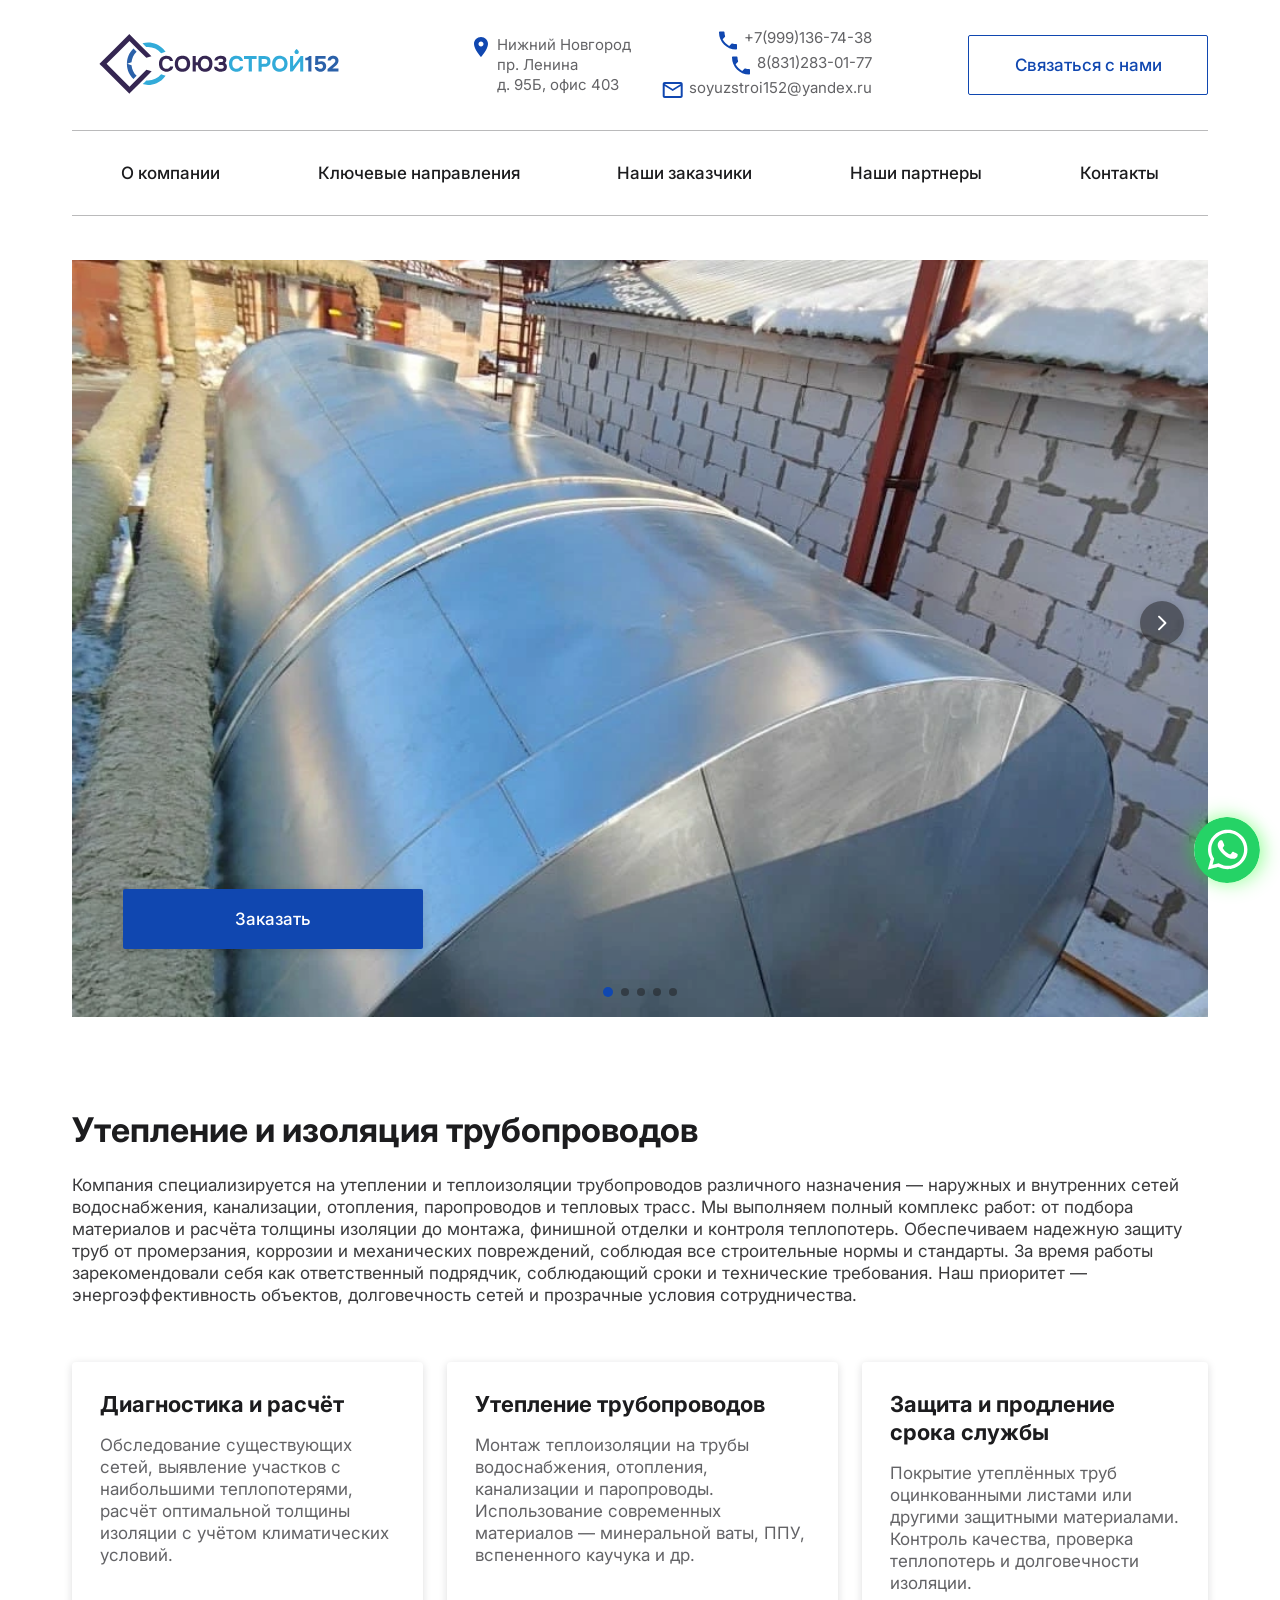
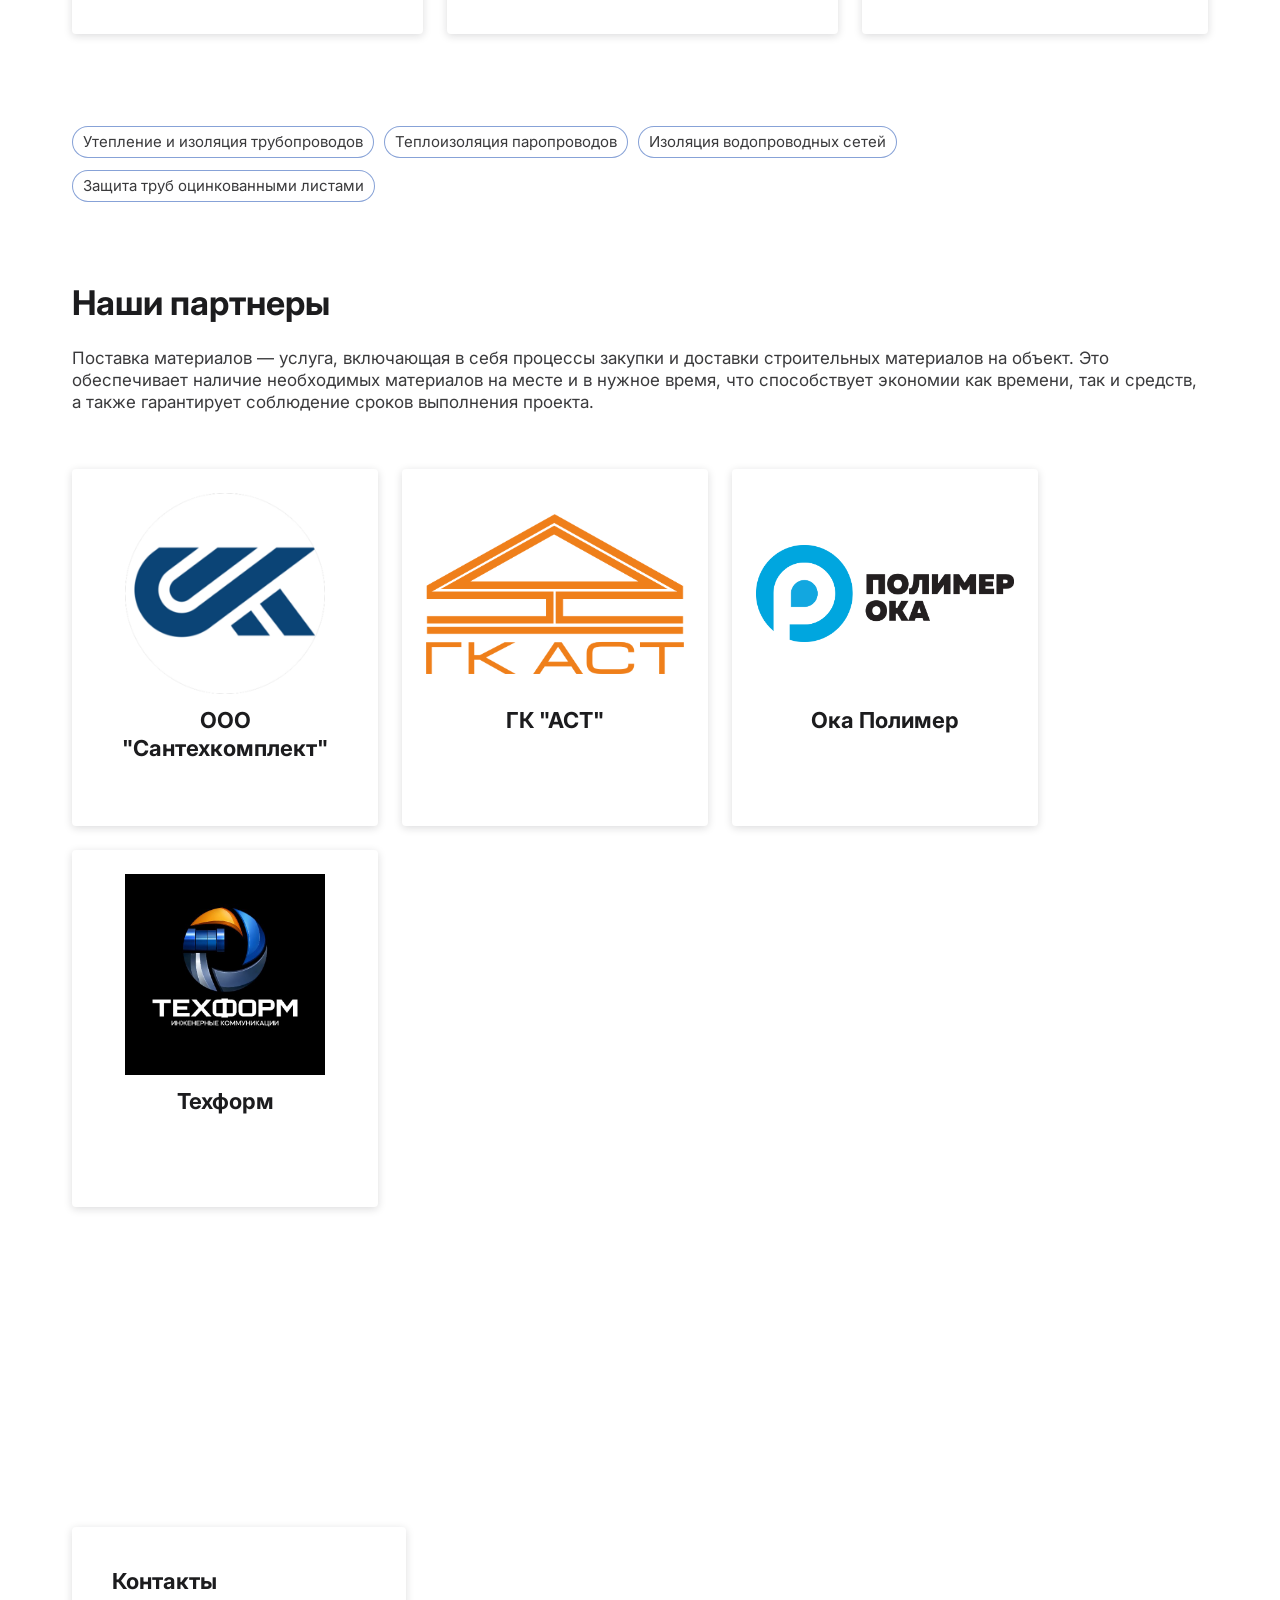
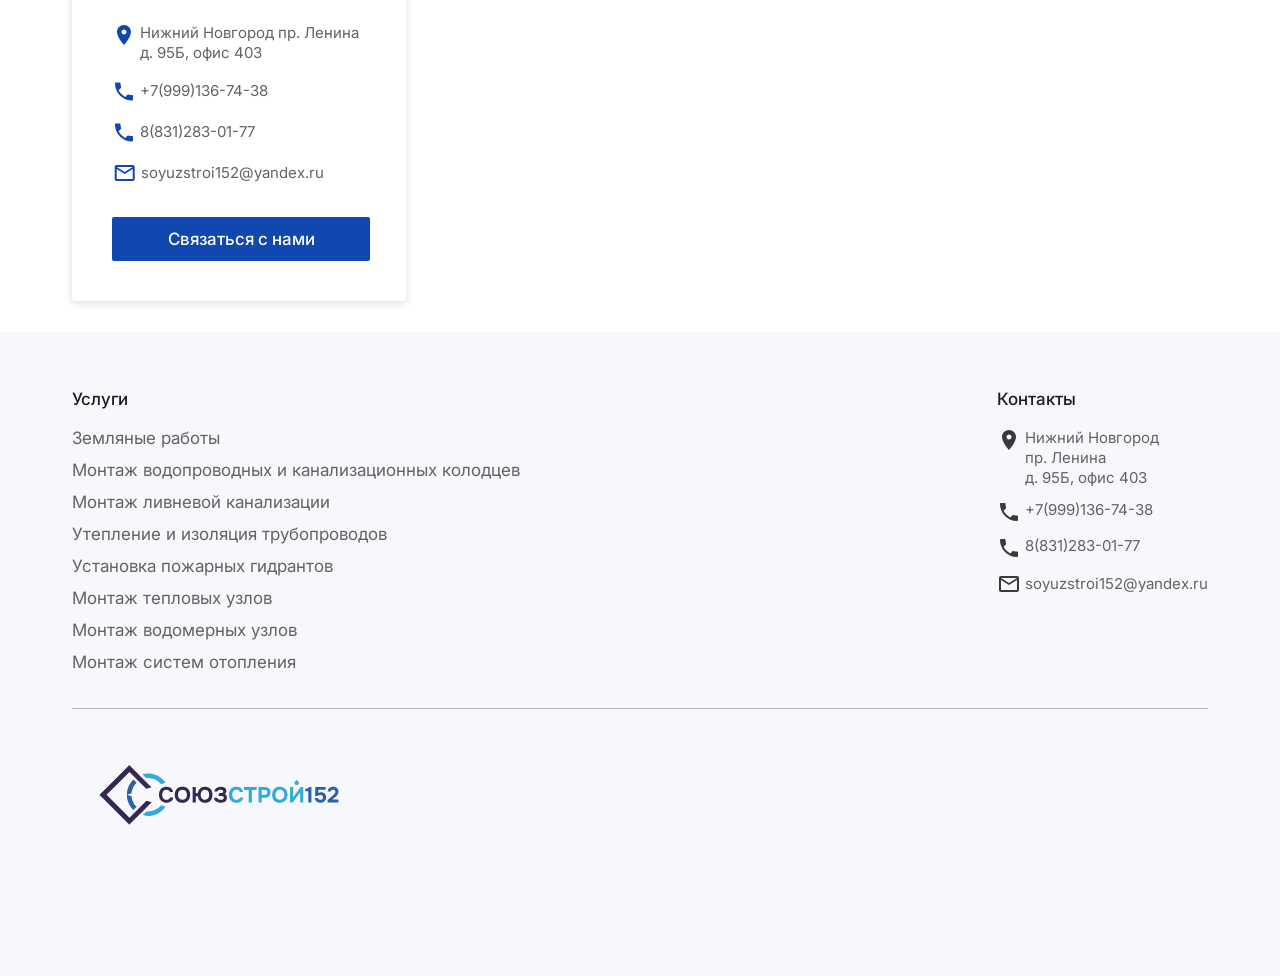
<file: uteplenie-i-izolyacia.html>
<!DOCTYPE html>
<html lang="ru">

<head>
   <meta charset="UTF-8">
    <meta name="viewport" content="width=device-width, initial-scale=1, maximum-scale=1">
    <meta name="format-detection" content="telephone=no">

    <!-- Primary Meta Tags (для поисковых систем) -->
   <title>СоюзСтрой152 | Утепление и изоляция трубопроводов в Нижнем Новгороде</title>
    <meta name="description" content="Утепление и изоляция трубопроводов в Нижнем Новгороде и области. Теплоизоляция наружных и внутренних сетей водоснабжения, 
        канализации, отопления, паропроводов. Расчёт, подбор материалов, монтаж, защита оцинкованными листами. Снижение теплопотерь, защита от промерзания и коррозии. 
        Надёжно, в срок. Звоните: +7(999)136-74-38">    
    <meta name="robots" content="index, follow">
    <meta name="author" content="СоюзСтрой152">
    <!-- Open Graph Meta Tags -->
   <meta property="og:title" content="СоюзСтрой152 | Утепление и изоляция трубопроводов в Нижнем Новгороде">
    <meta name="og:description" content="Утепление и изоляция трубопроводов в Нижнем Новгороде и области. Теплоизоляция наружных и внутренних сетей водоснабжения, канализации, отопления, паропроводов. Расчёт, подбор материалов, монтаж, защита оцинкованными листами. Снижение теплопотерь, защита от промерзания и коррозии. Надёжно, в срок. Звоните: +7(999)136-74-38">    <meta property="og:image" content="https://www.soyuzstroi152.ru/assets/banners/Banner7.webp">
    <meta property="og:image:alt" content="СоюзСтрой152 - Утепление и изоляция трубопроводов в Нижнем Новгороде">
    <meta property="og:url" content="https://www.soyuzstroi152.ru">
    <meta property="og:type" content="website">
    <meta property="og:site_name" content="СоюзСтрой152">
    <link rel="icon" href="favicon-32x32.ico" type="image/x-icon">
    <link rel="shortcut icon" href="favicon-32x32.ico" type="image/x-icon">
    <!-- Twitter Card Tags -->
    <meta name="twitter:card" content="summary_large_image">
    <meta name="twitter:title" content="СоюзСтрой152">
    <meta name="twitter:description"
        content="Утепление и изоляция трубопроводов в Нижнем Новгороде и области. Теплоизоляция наружных и внутренних сетей водоснабжения, 
        канализации, отопления, паропроводов. Расчёт, подбор материалов, монтаж, защита оцинкованными листами. Снижение теплопотерь, защита от промерзания и коррозии. 
        Надёжно, в срок. Звоните: +7(999)136-74-38">    
    <meta name="robots" content="index, follow">
    <meta name="twitter:image" content="https://www.soyuzstroi152.ru/assets/banners/Banner7.webp">
    <meta name="twitter:url" content="https://www.soyuzstroi152.ru">
    <!-- Yandex.Metrika counter -->
    <script type="text/javascript">
        (function(m,e,t,r,i,k,a){
            m[i]=m[i]||function(){(m[i].a=m[i].a||[]).push(arguments)};
            m[i].l=1*new Date();
            for (var j = 0; j < document.scripts.length; j++) {if (document.scripts[j].src === r) { return; }}
            k=e.createElement(t),a=e.getElementsByTagName(t)[0],k.async=1,k.src=r,a.parentNode.insertBefore(k,a)
        })(window, document,'script','https://mc.yandex.ru/metrika/tag.js?id=108718761', 'ym');

        ym(108718761, 'init', {webvisor:true, clickmap:true, ecommerce:"dataLayer", referrer: document.referrer, url: location.href, accurateTrackBounce:true, trackLinks:true});
    </script>
    <noscript>
        <div>
            <img src="https://mc.yandex.ru/watch/108718761" style="position:absolute; left:-9999px;" alt="" />
        </div>
    </noscript>
    <!-- /Yandex.Metrika counter -->

    <link rel="stylesheet" href="reset.css" />
    <link rel="stylesheet" href="styles.css" />
    <title>СоюзСтрой152 | Утепление и изоляция трубопроводов в Нижнем Новгороде</title>
    <script src="script.js" defer></script>
    <link rel="preconnect" href="https://fonts.googleapis.com">
    <link rel="preconnect" href="https://fonts.gstatic.com" crossorigin>
    <link href="https://fonts.googleapis.com/css2?family=Inter:wght@100..900&display=swap" rel="stylesheet">
   <link rel="manifest" href="/site.webmanifest" type="application/manifest+json">

    <link rel="stylesheet" href="components/modal/modal.css" />
    <script src="components/modal/modal.js" defer></script>
    <link rel="stylesheet" href="components/carousel/carousel.css" />
    <script src="components/carousel/carousel.js" defer></script>
    <link rel="stylesheet" href="components/accordion/accordion.css" />
    <script src="components/accordion/accordion.js" defer></script>
    <link rel="stylesheet" href="components/image/image.css" />
    <script>
    fetch('breadcrumb.json')
        .then(response => response.json())
        .then(data => {
        const script = document.createElement('script');
        script.type = 'application/ld+json';
        script.textContent = JSON.stringify(data);
        document.head.appendChild(script);
        });
    </script>
</head>

<body>
    <div class="page">
        <header class="page-header">
            <a class="logo" href="https://www.soyuzstroi152.ru">
                <img class="logo" src="assets/logo.svg" alt="logo"></a>
            <div class="contacts">
                <div class="contacts">
                    <div class="contacts-col">
                        <div class="contacts-item">
                            <img src="assets/Location.svg" alt="location">
                            <span class="contact-info">
                                Нижний Новгород<br>
                                пр. Ленина<br>
                                д. 95Б, офис 403
                            </span class="contact-info">
                        </div>
                    </div>
                    <div class="contacts-col-right" style="align-items: flex-end">
                        <div class="contacts-item">
                            <img src="assets/Phone.svg" alt="phone">
                            <span href="tel:+79991367438"  class="contact-info">
                                +7(999)136-74-38
                            </span>
                        </div>
                        <div class="contacts-item">
                            <img src="assets/Phone.svg" alt="phone">
                            <span class="contact-info">
                                8(831)283-01-77
                            </span>
                        </div>
                        <div class="contacts-item">
                            <img src="assets/Mail.svg" alt="mail">
                            <span class="contact-info">soyuzstroi152@yandex.ru</span>
                        </div>
                    </div>
                </div>
            </div>
                <a class="header-button" href="tel:+79991367438">
                    Связаться с нами
                </a>
                <div class="burger-menu">
                    <div class="menu-toggle" onclick="toggleMenu()">
                        <img src="assets/Menu.svg" alt="burger menu">
                    </div>
                    <div class="menu-items">
                        <button class="menu-close" onclick="toggleMenu()">
                            <img src="assets/close.svg" alt="close" width="24">
                        </button>
                        <ul>
                            <li><a href="https://www.soyuzstroi152.ru/#about">О компании</a></li>
                            <li><a href="https://www.soyuzstroi152.ru/#activities">Ключевые направления</a></li>
                            <li><a href="https://www.soyuzstroi152.ru/#customers">Наши заказчики</a></li>
                            <li><a href="https://www.soyuzstroi152.ru/#friends">Наши партнеры</a></li>
                            <li><a href="https://www.soyuzstroi152.ru/#contacts">Контакты</a></li>
                        </ul>
                        <div class="contacts-col-container1">
                            <div class="contacts-item">
                                <img src="assets/Location.svg" alt="location" width="20">
                                <h5>
                                    Нижний Новгород
                                    пр. Ленина
                                    д. 95Б, офис 403
                                </h5>
                            </div>
                            <div class="contacts-item1">
                                <img src="assets/Phone.svg" alt="phone" width="20">
                                <h5>
                                    +7(999)136-74-38
                                </h5>
                            </div>
                            <div class="contacts-item1">
                                <img src="assets/Mail.svg" alt="mail" width="20">
                                <h5>soyuzstroi152@yandex.ru</h5>
                            </div>
                        </div>
                        <a class="menu-button"
                            href="tel:+7(999)136-74-38">Связаться
                            с нами</a>
                    </div>
                </div>
                <div class="overlay hidden" onclick="toggleMenu()"></div>
        </header>
        <div class="menu">
            <div class="menu-item">
               <a href="https://www.soyuzstroi152.ru/#about">О компании</a>
            </div>
            <div class="menu-item">
                <a href="https://www.soyuzstroi152.ru/#activities">Ключевые направления</a>
            </div>
            <div class="menu-item">
                <a href="https://www.soyuzstroi152.ru/#customers">Наши заказчики</a>
            </div>
            <div class="menu-item">
                <a href="https://www.soyuzstroi152.ru/#friends">Наши партнеры</a>
            </div>
            <div class="menu-item">
                <a href="https://www.soyuzstroi152.ru/#contacts">Контакты</a>
            </div>
        </div>
        <div class="carousel autoscroll">
            <div class="slides mobile-full-screen">
                <div class="slide show">
                    <div class="banner">
                        <div class="image cover 3x2 mobile:3x2">
                            <img src="assets/uteplenie_i_izolyacia/banner1.webp"
                                srcset="assets/uteplenie_i_izolyacia/banner1.webp 600w, assets/uteplenie_i_izolyacia/banner1.webp"
                                sizes="(max-width: 600px) 600px, 100vw" alt="banner">
                        </div>
                        <div class="inner">
                            <div class="text">
                                <h1></h1>
                            </div>
                            <div class="buttons">
                                <button class="button1" onclick="openModal('form-modal')">Заказать</button>
                            </div>
                        </div>
                    </div>
                </div>
                <div class="slide show">
                    <div class="banner">
                        <div class="image cover 3x2 mobile:3x2">
                            <img src="assets/uteplenie_i_izolyacia/banner2.webp"
                                srcset="assets/uteplenie_i_izolyacia/banner2.webp 600w, assets/uteplenie_i_izolyacia/banner2.webp"
                                sizes="(max-width: 600px) 600px, 100vw" alt="banner">
                        </div>
                        <div class="inner">
                            <div class="text">
                                <h1></h1>
                            </div>
                            <div class="buttons">
                                <button class="button1" onclick="openModal('form-modal')">Заказать</button>
                            </div>
                        </div>
                    </div>
                </div>
                <div class="slide show">
                    <div class="banner">
                        <div class="image cover 3x2 mobile:3x2">
                            <img src="assets/uteplenie_i_izolyacia/banner4.webp"
                                srcset="assets/uteplenie_i_izolyacia/banner4.webp 600w, assets/uteplenie_i_izolyacia/banner4.webp"
                                sizes="(max-width: 600px) 600px, 100vw" alt="banner">
                        </div>
                        <div class="inner">
                            <div class="text">
                                <h1></h1>
                            </div>
                            <div class="buttons">
                                <button class="button1" onclick="openModal('form-modal')">Заказать</button>
                            </div>
                        </div>
                    </div>
                </div>
                <div class="slide show">
                    <div class="banner">
                        <div class="image cover 3x2 mobile:3x2">
                            <img src="assets/uteplenie_i_izolyacia/banner5.webp"
                                srcset="assets/uteplenie_i_izolyacia/banner5.webp 600w, assets/uteplenie_i_izolyacia/banner5.webp"
                                sizes="(max-width: 600px) 600px, 100vw" alt="banner">
                        </div>
                        <div class="inner">
                            <div class="text">
                                <h1></h1>
                            </div>
                            <div class="buttons">
                                <button class="button1" onclick="openModal('form-modal')">Заказать</button>
                            </div>
                        </div>
                    </div>
                </div>
                <div class="slide show">
                    <div class="banner">
                        <div class="image cover 3x2 mobile:3x2">
                            <img src="assets/uteplenie_i_izolyacia/banner6.webp"
                                srcset="assets/uteplenie_i_izolyacia/banner6.webp 600w, assets/uteplenie_i_izolyacia/banner6.webp"
                                sizes="(max-width: 600px) 600px, 100vw" alt="banner">
                        </div>
                        <div class="inner">
                            <div class="text">
                                <h1></h1>
                            </div>
                            <div class="buttons">
                                <button class="button1" onclick="openModal('form-modal')">Заказать</button>
                            </div>
                        </div>
                    </div>
                </div>
            </div>
            <div class="controls dark">
                <button class="prev">
                    <img src="assets/Previous.svg" alt="back">
                </button>
                <button class="next">
                    <img src="assets/Next.svg" alt="forward">
                </button>
            </div>
            <div class="indicators inside">
            </div>
        </div>
        <div class="info" id="about">
            <h2>Утепление и изоляция трубопроводов</h2>
            <p>
              Компания специализируется на утеплении и теплоизоляции трубопроводов различного назначения — наружных и внутренних сетей водоснабжения, 
              канализации, отопления, паропроводов и тепловых трасс. Мы выполняем полный комплекс работ: от подбора материалов и расчёта толщины изоляции до монтажа, 
              финишной отделки и контроля теплопотерь. Обеспечиваем надежную защиту труб от промерзания, коррозии и механических повреждений, 
              соблюдая все строительные нормы и стандарты. За время работы зарекомендовали себя как ответственный подрядчик, соблюдающий сроки и технические требования. 
              Наш приоритет — энергоэффективность объектов, долговечность сетей и прозрачные условия сотрудничества.
            </p>
        </div>
        <div class="advantage-list">
            <div class="advantage-card">
                <div class="advantage-title">
                    <h3>Диагностика и расчёт</h3>
                </div>
                <p style="color: #636366;">Обследование существующих сетей, выявление участков с наибольшими теплопотерями, 
                    расчёт оптимальной толщины изоляции с учётом климатических условий.
                </p>
            </div>
            <div class="advantage-card">
                <div class="advantage-title">
                    <h3>Утепление трубопроводов</h3>
                </div>
                <p style="color: #636366;">Монтаж теплоизоляции на трубы водоснабжения, отопления, канализации и паропроводы. 
                    Использование современных материалов — минеральной ваты, ППУ, вспененного каучука и др.
                </p>
            </div>
            <div class="advantage-card">
                <div class="advantage-title">
                    <h3>Защита и продление срока службы</h3>
                </div>
                <p style="color: #636366;">Покрытие утеплённых труб оцинкованными листами или другими защитными материалами. 
                    Контроль качества, проверка теплопотерь и долговечности изоляции.
                </p>
            </div>
        </div>
        <ul class="chip-list">
            <li>Утепление и изоляция трубопроводов</li>
            <li>Теплоизоляция паропроводов</li>
            <li>Изоляция водопроводных сетей</li>
            <li>Защита труб оцинкованными листами</li>
        </ul>
        <div class="info" id="friends">
            <h2>Наши партнеры</h2>
            <p>Поставка материалов — услуга, включающая в себя процессы закупки и доставки строительных материалов на
                объект. Это обеспечивает наличие необходимых материалов на месте и в нужное время, что способствует
                экономии
                как времени, так и средств, а также гарантирует соблюдение сроков выполнения проекта.</p>
        </div>
        <div class="card-list">
             <div class="card">
               <div class="image 9x7 mobile:3x2">
                        <img src="assets/friends/santehkomplekt.png" alt="santehkomplekt">
                    </div>
                <h3 class="card-title1">ООО "Сантехкомплект"</h3>
            </div>
            <div class="card">
               <div class="image 9x7 mobile:3x2">
                        <img src="assets/friends/ast.png" alt="gk ast">
                    </div>
                <h3 class="card-title1">ГК "АСТ"</h3>
            </div>
            <div class="card">
                <div class="image 9x7 mobile:3x2">
                    <img src="assets/friends/oka_polimer.png" alt="oka polimer">
                </div>
                <h3 class="card-title1">Ока Полимер</h3>
            </div>
            <div class="card">
                <div class="image 9x7 mobile:3x2">
                    <img src="assets/friends/tehform.jpg" alt="techform">
                </div>
                <h3 class="card-title1">Техформ</h3>
            </div>
        </div>
        <div class="contact-container">
            <h3>Контакты</h3>
            <div class="contacts-col-container">
                <div class="contacts-item">
                    <img class="contact-icon" src="assets/Location.svg" alt="location">
                    <span class="contact-info">
                        Нижний Новгород
                        пр. Ленина
                        д. 95Б, офис 403
                    </span>
                </div>
                <div class="contacts-item1">
                    <img class="contact-icon" src="assets/Phone.svg" alt="phone">
                    <span class="contact-info">+7(999)136-74-38</span>
                </div>
                 <div class="contacts-item1">
                    <img class="contact-icon" src="assets/Phone.svg" alt="phone">
                    <span class="contact-info">8(831)283-01-77</span>
                </div>
                <div class="contacts-item1">
                    <img class="contact-icon" src="assets/Mail.svg" alt="mail">
                    <span class="contact-info">soyuzstroi152@yandex.ru</span>
                </div>
            </div>
            <a class="button3" href="tel:+79991367438">Связаться с нами</a>
        </div>
    </div>
    <iframe id="contacts" title="yandex-map" class="map" 
        src="https://yandex.ru/map-widget/v1/?um=constructor%3Af2e4f0c6394a9d39ff410735a6fb97b8046e6c0f4b3bfcd24cb765606fe67df3&amp;source=constructor" width="100%" height="600" frameborder="0">
    </iframe>
    <a class="whatsapp-button" aria-label="Напишите нам в Whatsapp"
        href="https://api.whatsapp.com/send/?phone=79991367438&text&type=phone_number&app_absent=0" target="_blank">
        <svg width="66" height="66" viewBox="0 0 66 66" fill="none" xmlns="http://www.w3.org/2000/svg">
            <g clip-path="url(#clip0_1654_2513)">
                <path
                    d="M29.8415 0.14176C19.529 1.21168 10.4927 6.8191 5.0013 15.5589C-2.78464 27.9339 -1.328 44.2922 8.50755 55.0687C13.9603 61.0371 20.7665 64.6078 28.9392 65.7679C30.4603 65.9871 35.5263 65.9742 37.1247 65.7679C44.5884 64.7367 51.2658 61.4238 56.3447 56.2418C58.0204 54.5402 58.3685 54.1406 59.4771 52.6711C62.7771 48.2754 64.9298 42.9129 65.7677 37.0605C65.9868 35.5394 65.9868 30.4605 65.7677 28.9394C65.2134 25.0336 64.195 21.7078 62.5837 18.4464C60.8564 14.9918 59.1033 12.5297 56.3575 9.75817C51.2658 4.60192 44.8978 1.39215 37.5759 0.309338C35.9904 0.0773069 31.4142 -0.0258181 29.8415 0.14176ZM38.0271 13.1871C49.5642 15.9328 56.1126 27.5859 52.4001 38.7492C51.4462 41.6367 49.9251 44.0472 47.6306 46.3547C44.7302 49.2679 41.5978 50.9695 37.5115 51.8332C36.39 52.0781 35.7454 52.1297 33.7732 52.1297C30.5118 52.1425 28.4751 51.7172 25.6005 50.4539C24.8915 50.1445 24.2212 49.8867 24.1052 49.8867C24.0021 49.8867 21.656 50.4925 18.8845 51.2273C16.1259 51.9492 13.8443 52.5422 13.8314 52.5293C13.8056 52.5164 14.4243 50.2218 15.1849 47.4375L16.5771 42.3586L15.9712 41.1211C14.6048 38.3496 13.999 35.707 13.999 32.4843C14.0118 26.9672 15.9583 22.2879 19.8513 18.4336C22.9064 15.4043 26.7736 13.5222 31.2595 12.839C31.4786 12.8132 32.7806 12.8004 34.1599 12.8261C36.2997 12.8648 36.8798 12.9164 38.0271 13.1871Z"
                    fill="#25D366" />
                <path
                    d="M32.2908 16.1391C25.9744 16.5902 20.1994 21.102 18.1756 27.1734C17.5311 29.1328 17.3506 30.293 17.3506 32.4844C17.3506 35.823 17.9822 38.0531 19.8643 41.3273L20.1607 41.8688L19.3615 44.7949C18.9232 46.4063 18.5752 47.7598 18.6139 47.7855C18.6396 47.8113 20.0061 47.4762 21.6561 47.0508L24.6596 46.2516L26.2193 47.0379C28.7846 48.3141 31.0146 48.8555 33.7861 48.8555C40.7084 48.8555 47.0377 44.2922 49.2291 37.6922C49.8865 35.6941 50.0541 34.6758 50.0541 32.4844C50.0541 30.9117 49.9896 30.2027 49.7705 29.1328C48.3654 22.5457 43.1834 17.4926 36.6092 16.3195C35.2041 16.0746 33.9021 16.023 32.2908 16.1391ZM28.385 23.6285C28.7975 24.0926 30.4604 28.2047 30.3701 28.5527C30.3314 28.7074 29.9447 29.2875 29.5193 29.8547C29.0939 30.409 28.7459 30.9504 28.7459 31.0664C28.7459 31.3113 29.7771 32.8453 30.5764 33.7863C31.44 34.8047 33.0771 36.0422 34.4564 36.7512C36.1967 37.6148 36.2869 37.6148 37.2795 36.3902C38.517 34.882 38.633 34.7789 38.9682 34.8691C39.3549 34.9852 43.0416 36.7125 43.4283 36.9574C43.7119 37.1379 43.7248 37.2152 43.6604 38.0145C43.6217 38.4914 43.4928 39.123 43.3768 39.4195C43.1061 40.0898 42.1264 40.9922 41.1467 41.4691C40.4635 41.8043 40.2959 41.8301 38.865 41.8301C37.4342 41.8301 37.2279 41.7914 36.0936 41.3918C34.2244 40.7215 33.0643 40.1672 31.6592 39.2262C28.9521 37.4215 25.7424 33.7992 24.4275 31.0535C23.8604 29.8547 23.6799 28.9523 23.7443 27.5859C23.8088 26.3098 24.1311 25.4719 24.9818 24.4148C25.6779 23.5641 26.142 23.3449 27.2377 23.332C27.9982 23.332 28.1529 23.3707 28.385 23.6285Z"
                    fill="#25D366" />
            </g>
            <defs>
                <clipPath id="clip0_1654_2513">
                    <rect width="66" height="66" rx="33" fill="white" />
                </clipPath>
            </defs>
        </svg>
    </a>
    <footer>
        <div class="page">
            <div class="footer-container">
                <div class="footer-items">
                    <h4 class="link-heading">Услуги</h4>
                    <a class="links" href="https://www.soyuzstroi152.ru/zemlyanie-raboti">Земляные работы</a>
                    <a class="links" href="https://www.soyuzstroi152.ru/montazh-kolodtsev">Монтаж водопроводных и канализационных колодцев</a>
                    <a class="links" href="https://www.soyuzstroi152.ru/montazh-livnevoi-kanalizacii">Монтаж ливневой канализации</a>
                    <a class="links" href="https://www.soyuzstroi152.ru/uteplenie-i-izolyacia">Утепление и изоляция трубопроводов</a>
                    <a class="links" href="https://www.soyuzstroi152.ru/ustanovka-pozharnih-gidrantov">Установка пожарных гидрантов</a>
                    <a class="links" href="https://www.soyuzstroi152.ru/teplovie-uzli">Монтаж тепловых узлов</a>
                    <a class="links" href="https://www.soyuzstroi152.ru/">Монтаж водомерных узлов</a>
                    <a class="links" href="https://www.soyuzstroi152.ru/">Монтаж систем отопления</a>
                </div>
                <div class="footer-items">
                    <h4 class="link-heading">Контакты</h4>
                    <div class="item">
                        <img src="assets/location-footer.svg" alt="location">
                        <span class="contact-info">Нижний Новгород<br>
                            пр. Ленина<br>
                            д. 95Б, офис 403
                        </span>
                    </div>
                    <div class="item">
                        <img src="assets/phone-footer.svg" alt="phone">
                        <span class="contact-info">+7(999)136-74-38 </span>
                    </div>
                    <div class="item">
                        <img src="assets/phone-footer.svg" alt="phone">
                        <span class="contact-info">8(831)283-01-77</span>
                    </div>
                    <div class="item">
                        <div id="mail">
                            <img src="assets/mail-footer.svg" alt="mail">
                            <span class="contact-info">soyuzstroi152@yandex.ru</span>
                        </div>
                    </div>
                </div>
            </div>
            <hr>
            <div class="footer-container" style="align-items: center;">
                <div class="logo"><img src="assets/logo.svg" alt="logo"></div>
                <!-- <div id="social-networks">
                    <a class="social-network" href="https://www.instagram.com/soyuzstroi152/" target="_blank">
                        <img src="assets/instagram.svg" alt="instagram">
                    </a>
                    <a class="social-network"
                        href="https://api.whatsapp.com/send/?phone=79992099988&text&type=phone_number&app_absent=0"
                        target="_blank">
                        <img src="assets/whatsapp.svg" alt="whatsapp">
                    </a>
                    <a class="social-network" href="https://t.me/soyuzstroi152" target="_blank">
                        <img src="assets/tg.svg" alt="telegram">
                    </a>
                </div> -->
            </div>
            <div class="footer-container-mob">
                <div class="accordion">
                    <div class="accordion-section">
                        <h4 class="accordion-title">Ключевые направления</h4>
                        <div class="accordion-content">
                            <a class="links" href="https://www.soyuzstroi152.ru/">Наружные инженерные сети</a>
                            <a class="links" href="https://www.soyuzstroi152.ru/">Внутренние инженерные системы</a>
                            <a class="links" href="https://www.soyuzstroi152.ru/">Проектирование</a>
                            <a class="links" href="https://www.soyuzstroi152.ru/">Теплоизоляция и защита трубопроводов</a>
                        </div>
                    </div>
                    <div class="accordion-section">
                        <h4 class="accordion-title">Наши партнеры</h4>
                        <div class="accordion-content">
                            <a class="links" href="https://www.soyuzstroi152.ru/">ООO "Сантехкомплект"</a>
                            <a class="links" href="https://www.soyuzstroi152.ru/">ГK "АСТ"</a>
                            <a class="links" href="https://www.soyuzstroi152.ru/">Ока Полимер</a>
                            <a class="links" href="https://www.soyuzstroi152.ru/">Техформ"</a>
                        </div>
                    </div>
                    <div class="accordion-section">
                        <h4 class="accordion-title">Услуги</h4>
                        <div class="accordion-content">
                            <a class="links" href="https://www.soyuzstroi152.ru/zemlyanie-raboti">Земляные работы</a>
                            <a class="links" href="https://www.soyuzstroi152.ru/montazh-kolodtsev">Монтаж водопроводных и канализационных колодцев</a>
                            <a class="links" href="https://www.soyuzstroi152.ru/montazh-livnevoi-kanalizacii">Монтаж ливневой канализации</a>
                            <a class="links" href="https://www.soyuzstroi152.ru/uteplenie-i-izolyacia">Утепление и изоляция трубопроводов</a>
                            <a class="links" href="https://www.soyuzstroi152.ru/ustanovka-pozharnih-gidrantov">Установка пожарных гидрантов</a>
                            <a class="links" href="https://www.soyuzstroi152.ru/teplovie-uzli">Монтаж тепловых узлов</a>
                            <a class="links" href="https://www.soyuzstroi152.ru/">Монтаж водомерных узлов</a>
                            <a class="links" href="https://www.soyuzstroi152.ru/">Монтаж систем отопления</a>
                        </div>
                    </div>
                    <h4 class="link-heading">Контакты</h4>
                    <div class="item">
                        <img src="assets/location-footer.svg" alt="location" width="20">
                        <span class="contact-info">Нижний Новгород
                            пр. Ленина
                            д. 95Б, офис 403</span>
                    </div>
                    <div class="item">
                        <img src="assets/phone-footer.svg" alt="phone" width="20">
                        <span class="contact-info">+7(999)136-74-38
                            (Отдел логистики)</span>
                    </div>
                    <div class="item">
                        <img src="assets/phone-footer.svg" alt="phone" width="20">
                        <span class="contact-info">+7(999)136-74-38
                            (Отдел спецтехники)</span>
                    </div>
                    <div class="item">
                        <div id="mail">
                            <img src="assets/mail-footer.svg" alt="mail" width="20">
                            <span class="contact-info">soyuzstroi152@yandex.ru</span>
                        </div>
                    </div>
                </div>
            </div>
            <div class="footer-container-mob1" style="align-items: center;">
                <img class="logo" src="assets/logo.svg" alt="logo">
                <div id="social-networks">
                    <!-- <a class="social-network" href="https://www.instagram.com/speclg/" target="_blank">
                        <img src="assets/instagram.svg" alt="instagram" width="40">
                    </a> -->
                    <a class="social-network"
                        href="https://api.whatsapp.com/send/?phone=79200206277&text&type=phone_number&app_absent=0"
                        target="_blank">
                        <img src="assets/whatsapp.svg" alt="whatsapp" width="40">
                    </a>
                    <!-- <a class="social-network" href="https://t.me/tk_speclogistika" target="_blank">
                        <img src="assets/tg.svg" alt="telegram" width="40">
                    </a> -->
                </div>
            </div>
    </footer>
    <div class="modal-overlay" id="form-modal">
        <div class="modal">
            <button class="modal-close x">
                <img id="close" src="assets/close.svg" alt="close button">
            </button>
            <form class="modal-content" id="contact-form" action="https://formspree.io/f/xqewdepk"
            method="POST">
                <h3 class="modal-heading1">Оставьте заявку на расчет</h3>
                <h4 class="modal-heading2">Мы рассчитаем стоимость услуг и перезвоним Вам.</h4>
                <div class="modal-item">
                    <label>Услуга</label>
                    <input type="text" name="service">
                </div>
                <div class="modal-item">
                    <label>Ваше имя</label>
                    <input type="text" name="username" placeholder="Иванов Иван" required>
                </div>
                <div class="modal-item">
                    <label>Номер телефона</label>
                    <input type="tel" id="phone" name="phone" required
                        pattern="\+?\d{1,3}?\s?\(?\d{3}\)?\s?\d{3}[-\s]?\d{2}[-\s]?\d{2}"
                        placeholder="+7(999)136-74-38">
                </div>
                <div class="modal-item">
                    <label>Комментарий</label>
                    <textarea name="comment" rows="3" placeholder="Параметры и описание работ"></textarea>
                </div>
                <label class="modal-item" id="modal-item">
                    <input type="checkbox" class="checkbox" required>
                    <span id="checkbox-text">Отправляя заявку, вы даете согласие на обработку
                        персональных данных</span>
                </label>
                <button class="submit-button" type="submit">Рассчитать</button>
            </form>
        </div>
    </div>
    <div class="modal-overlay" id="success-modal">
        <div class="modal">
            <button class="modal-close x">
                <img id="close" src="assets/close.svg" alt="close">
            </button>
            <div class="modal-content" id="modal-content">
                <h3 class="modal-heading1" id="modal-heading1">Заявка успешно отправлена</h3>
                <p class="modal-heading2" id="modal-heading2">Мы получили вашу заявку. Наш менеджер свяжется с вами в
                    ближайшее время.</p>
                <button class="submit-button x">Закрыть</button>
            </div>
        </div>
    </div>

</body>

</html>
</file>
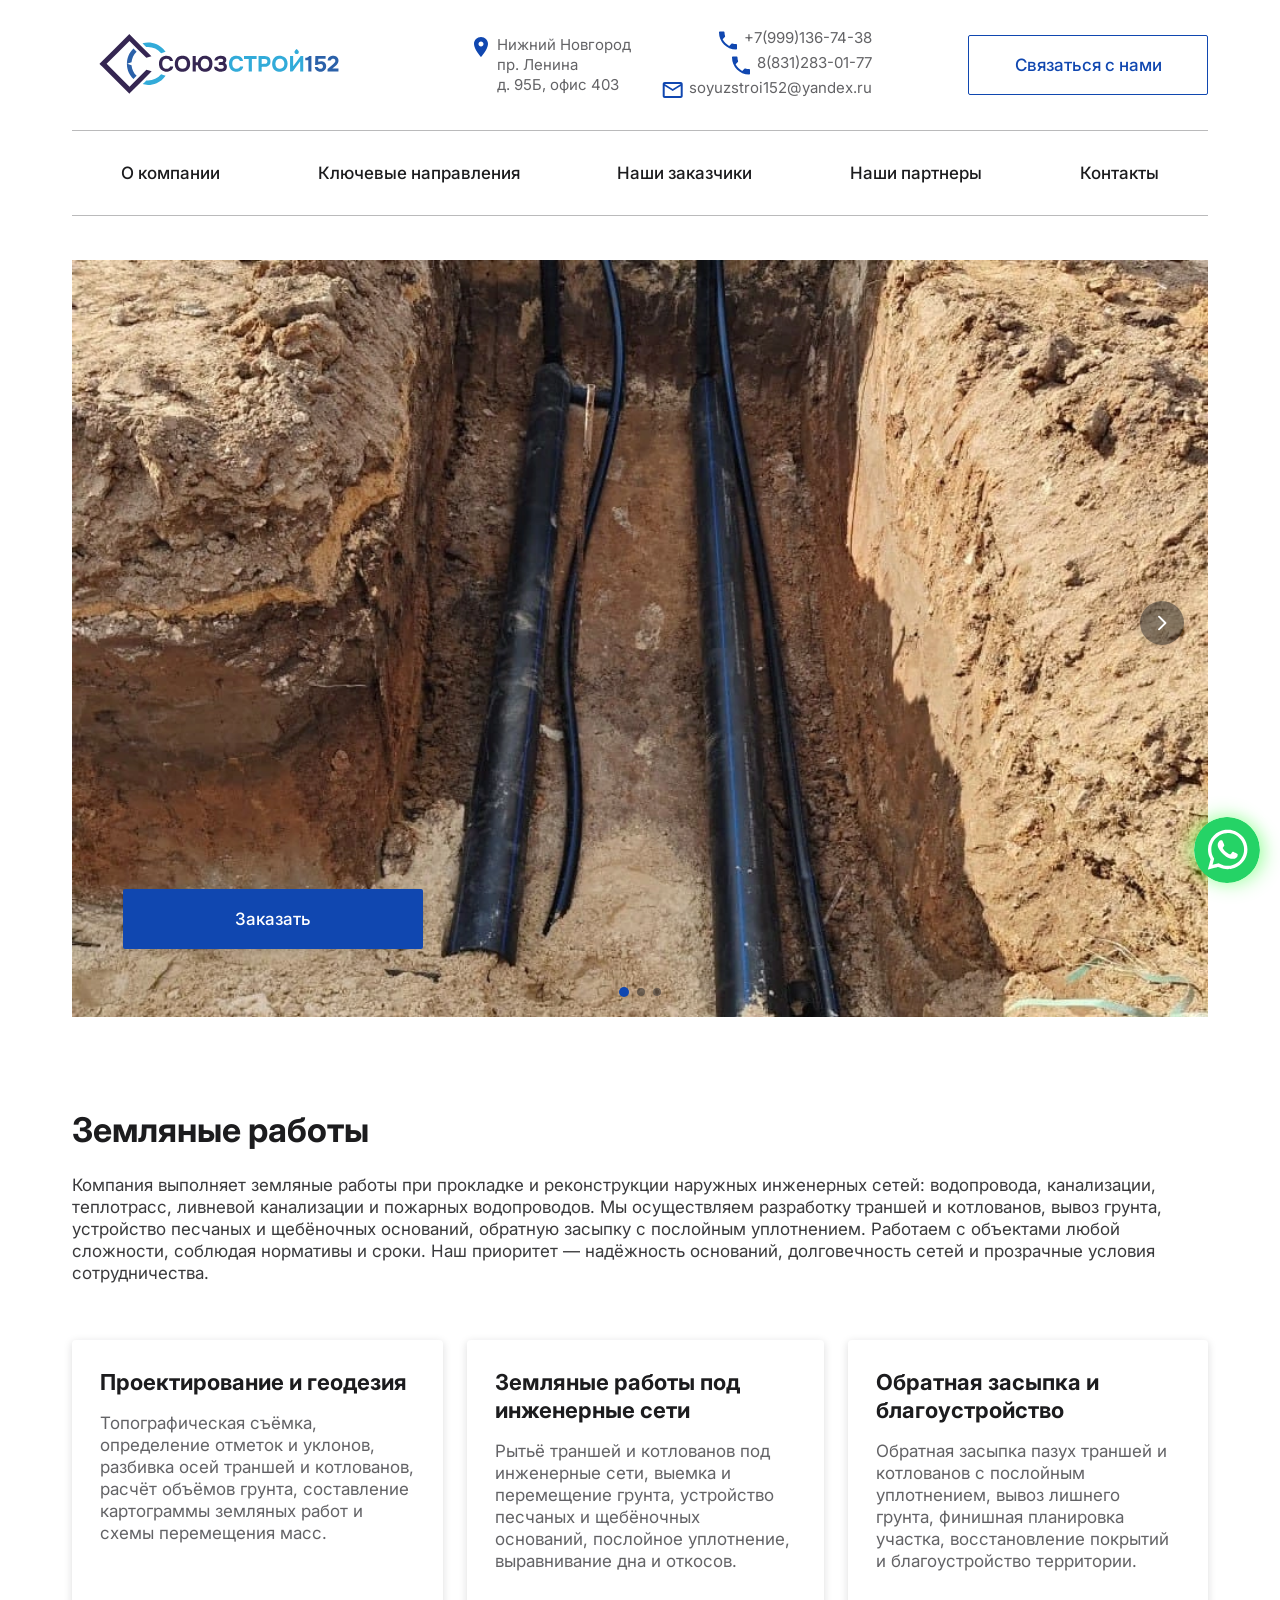
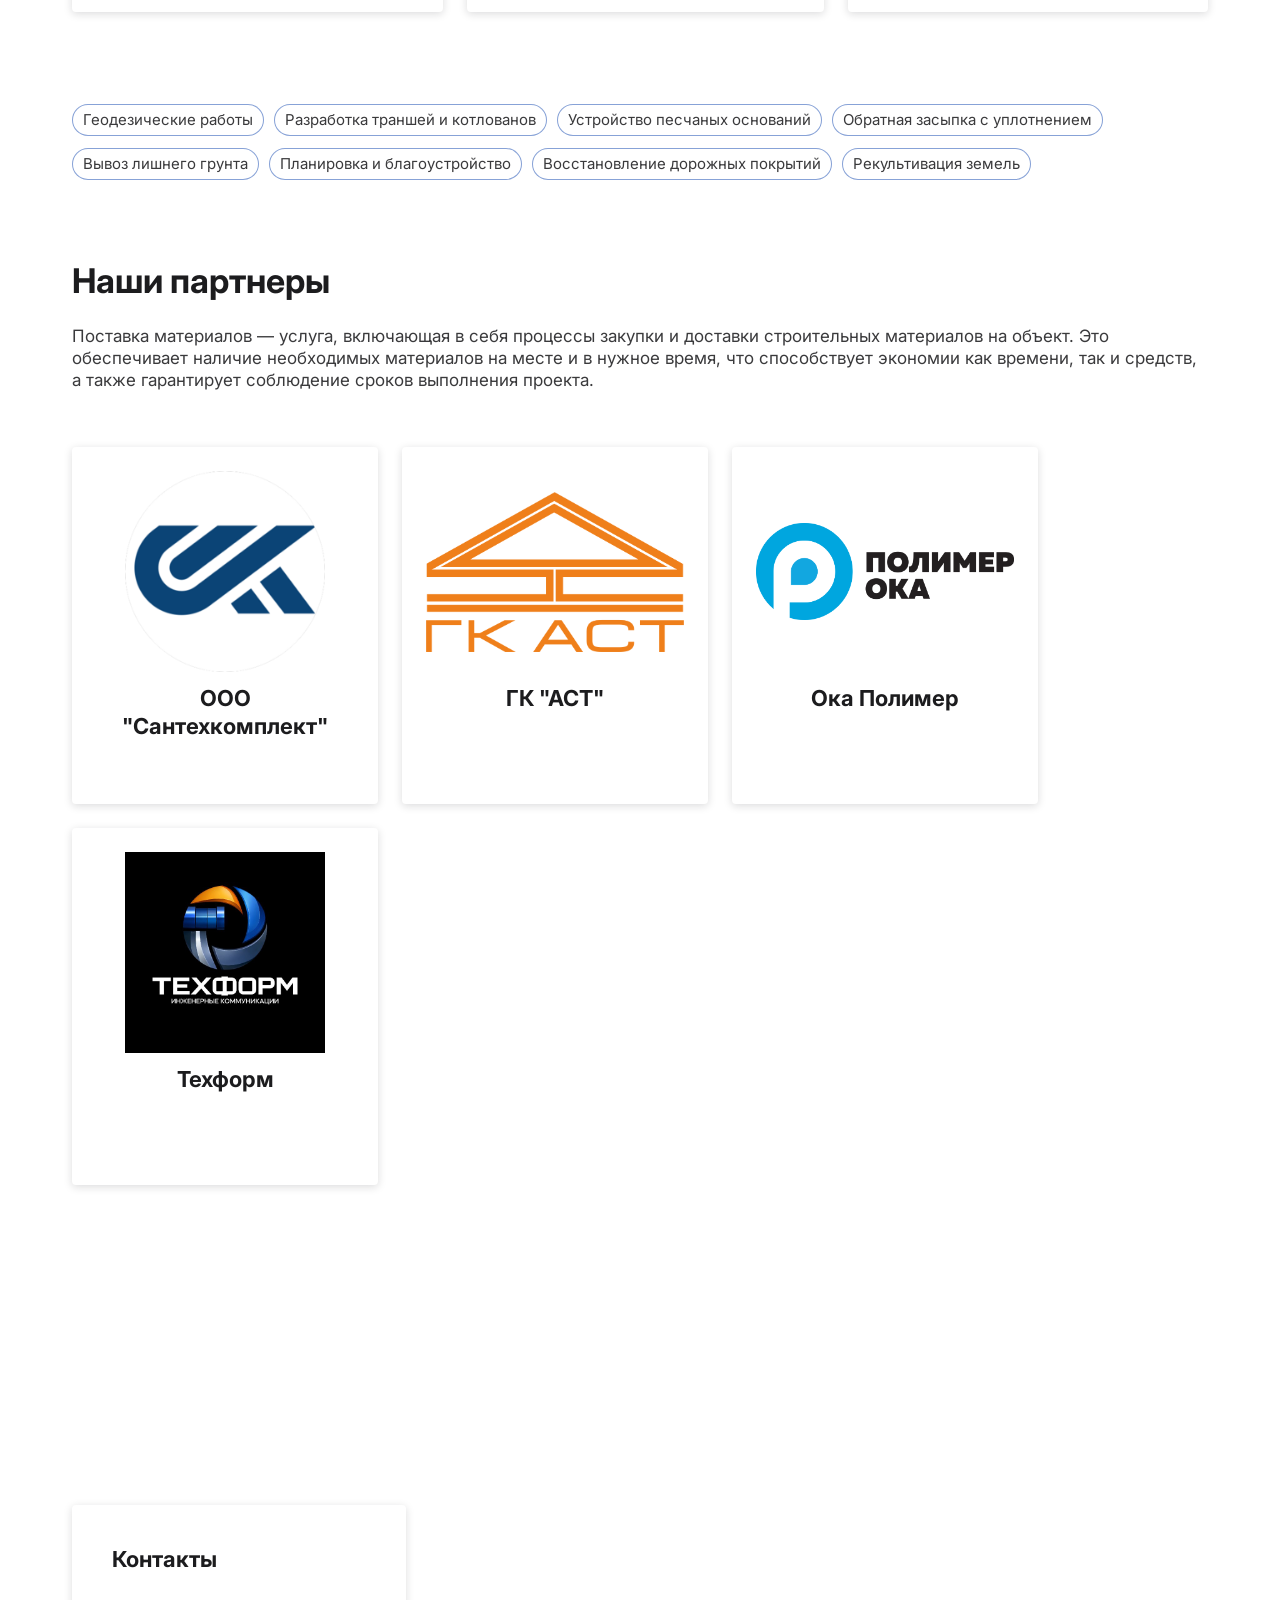
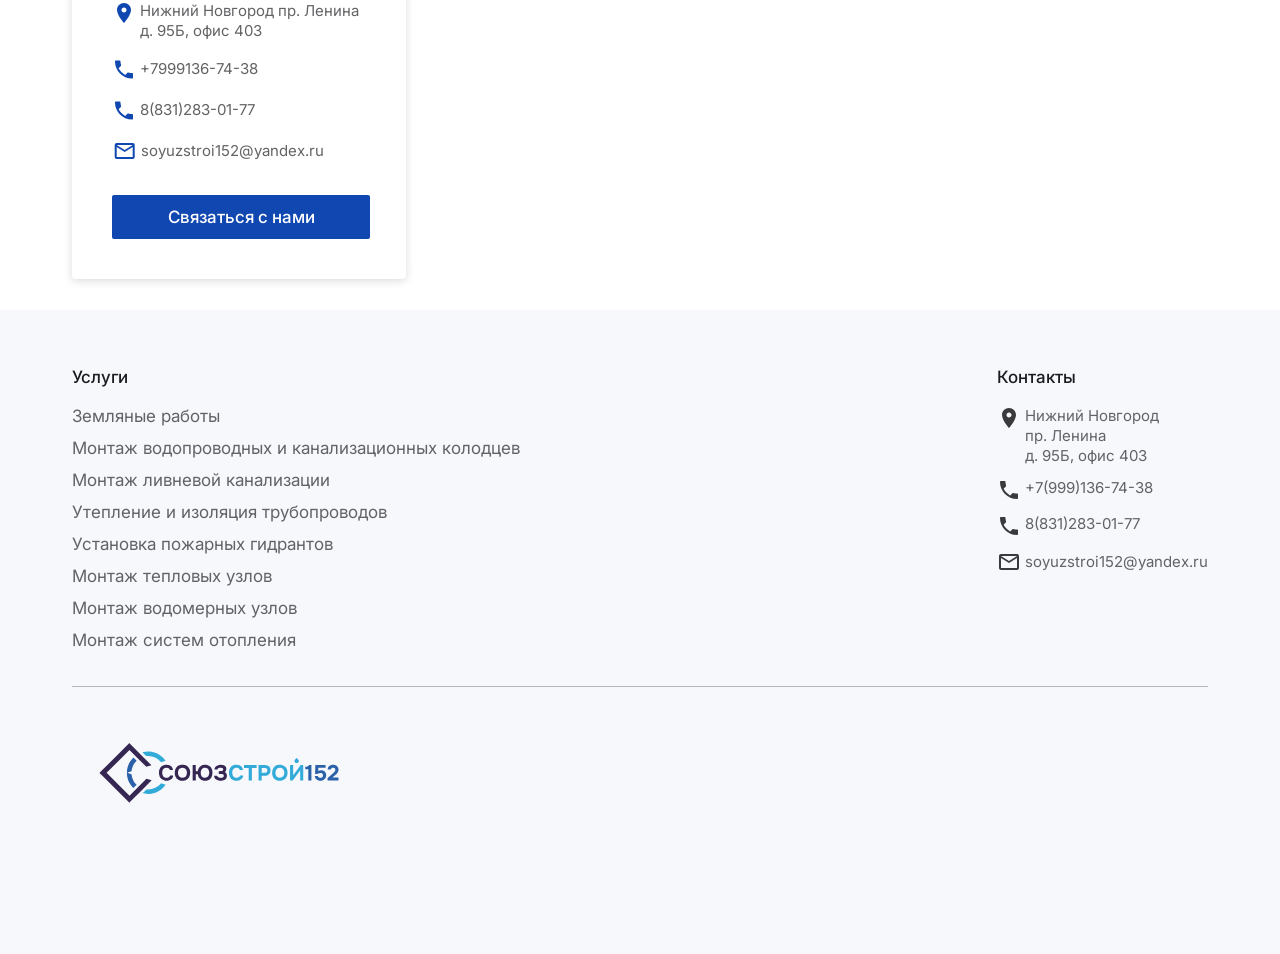
<file: zemlyanie-raboti.html>
<!DOCTYPE html>
<html lang="ru">

<head>
   <meta charset="UTF-8">
    <meta name="viewport" content="width=device-width, initial-scale=1, maximum-scale=1">
    <meta name="format-detection" content="telephone=no">

    <!-- Primary Meta Tags (для поисковых систем) -->
   <title>СоюзСтрой152 | Земляные работы в Нижнем Новгороде</title>
    <meta name="description" content="Земляные работы в Нижнем Новгороде под инженерные сети. Разработка траншей под водопровод, канализацию, теплотрассы, ливневую канализацию и пожарные водопроводы. Устройство оснований, обратная засыпка, планировка, вывоз грунта. Надёжно, в срок. +7(999)136-74-38">    
    <meta name="robots" content="index, follow">
    <meta name="author" content="СоюзСтрой152">
    <!-- Open Graph Meta Tags -->
   <meta property="og:title" content="СоюзСтрой152 | Земляные работы в Нижнем Новгороде">
    <meta property="og:description" content="Земляные работы в Нижнем Новгороде под инженерные сети. Разработка траншей под водопровод, канализацию, теплотрассы, ливневую канализацию и пожарные водопроводы. Устройство оснований, обратная засыпка, планировка, вывоз грунта. Надёжно, в срок. +7(999)136-74-38">    
    <meta name="robots" content="index, follow">
    <meta property="og:image" content="https://www.soyuzstroi152.ru/assets/banners/Banner7.webp">
    <meta property="og:image:alt" content="СоюзСтрой152 - Земляные работы в Нижнем Новгороде">
    <meta property="og:url" content="https://www.soyuzstroi152.ru">
    <meta property="og:type" content="website">
    <meta property="og:site_name" content="СоюзСтрой152">
    <link rel="icon" href="favicon-32x32.ico" type="image/x-icon">
    <link rel="shortcut icon" href="favicon-32x32.ico" type="image/x-icon">
    <!-- Twitter Card Tags -->
    <meta name="twitter:card" content="summary_large_image">
    <meta name="twitter:title" content="СоюзСтрой152">
    <meta name="twitter:description"
        content="Земляные работы в Нижнем Новгороде под инженерные сети. Разработка траншей под водопровод, канализацию, теплотрассы, ливневую канализацию и пожарные водопроводы. Устройство оснований, обратная засыпка, планировка, вывоз грунта. Надёжно, в срок. +7(999)136-74-38">    
    <meta name="robots" content="index, follow">
    <meta name="twitter:image" content="https://www.soyuzstroi152.ru/assets/banners/Banner7.webp">
    <meta name="twitter:url" content="https://www.soyuzstroi152.ru">
    <!-- Yandex.Metrika counter -->
    <script type="text/javascript">
        (function(m,e,t,r,i,k,a){
            m[i]=m[i]||function(){(m[i].a=m[i].a||[]).push(arguments)};
            m[i].l=1*new Date();
            for (var j = 0; j < document.scripts.length; j++) {if (document.scripts[j].src === r) { return; }}
            k=e.createElement(t),a=e.getElementsByTagName(t)[0],k.async=1,k.src=r,a.parentNode.insertBefore(k,a)
        })(window, document,'script','https://mc.yandex.ru/metrika/tag.js?id=108718761', 'ym');

        ym(108718761, 'init', {webvisor:true, clickmap:true, ecommerce:"dataLayer", referrer: document.referrer, url: location.href, accurateTrackBounce:true, trackLinks:true});
    </script>
    <noscript>
        <div>
            <img src="https://mc.yandex.ru/watch/108718761" style="position:absolute; left:-9999px;" alt="" />
        </div>
    </noscript>
    <!-- /Yandex.Metrika counter -->


    <link rel="stylesheet" href="reset.css" />
    <link rel="stylesheet" href="styles.css" />
    <title>СоюзСтрой152 | Земляные работы в Нижнем Новгороде</title>
    <script src="script.js" defer></script>
    <link rel="preconnect" href="https://fonts.googleapis.com">
    <link rel="preconnect" href="https://fonts.gstatic.com" crossorigin>
    <link href="https://fonts.googleapis.com/css2?family=Inter:wght@100..900&display=swap" rel="stylesheet">
   <link rel="manifest" href="/site.webmanifest" type="application/manifest+json">

    <link rel="stylesheet" href="components/modal/modal.css" />
    <script src="components/modal/modal.js" defer></script>
    <link rel="stylesheet" href="components/carousel/carousel.css" />
    <script src="components/carousel/carousel.js" defer></script>
    <link rel="stylesheet" href="components/accordion/accordion.css" />
    <script src="components/accordion/accordion.js" defer></script>
    <link rel="stylesheet" href="components/image/image.css" />
    <script>
    fetch('breadcrumb.json')
        .then(response => response.json())
        .then(data => {
        const script = document.createElement('script');
        script.type = 'application/ld+json';
        script.textContent = JSON.stringify(data);
        document.head.appendChild(script);
        });
    </script>
</head>

<body>
    <div class="page">
        <header class="page-header">
            <a class="logo" href="https://www.soyuzstroi152.ru">
                <img class="logo" src="assets/logo.svg" alt="logo"></a>
            <div class="contacts">
                <div class="contacts">
                    <div class="contacts-col">
                        <div class="contacts-item">
                            <img src="assets/Location.svg" alt="location">
                            <span class="contact-info">
                                Нижний Новгород<br>
                                пр. Ленина<br>
                                д. 95Б, офис 403
                            </span class="contact-info">
                        </div>
                    </div>
                    <div class="contacts-col-right" style="align-items: flex-end">
                        <div class="contacts-item">
                            <img src="assets/Phone.svg" alt="phone">
                            <span href="tel:+79991367438"  class="contact-info">
                                +7(999)136-74-38
                            </span>
                        </div>
                        <div class="contacts-item">
                            <img src="assets/Phone.svg" alt="phone">
                            <span class="contact-info">
                                8(831)283-01-77
                            </span>
                        </div>
                        <div class="contacts-item">
                            <img src="assets/Mail.svg" alt="mail">
                            <span class="contact-info">soyuzstroi152@yandex.ru</span>
                        </div>
                    </div>
                </div>
            </div>
                <a class="header-button" href="tel:+79991367438">
                    Связаться с нами
                </a>
                <div class="burger-menu">
                    <div class="menu-toggle" onclick="toggleMenu()">
                        <img src="assets/Menu.svg" alt="burger menu">
                    </div>
                    <div class="menu-items">
                        <button class="menu-close" onclick="toggleMenu()">
                            <img src="assets/close.svg" alt="close" width="24">
                        </button>
                        <ul>
                            <li><a href="https://www.soyuzstroi152.ru/#about">О компании</a></li>
                            <li><a href="https://www.soyuzstroi152.ru/#activities">Ключевые направления</a></li>
                            <li><a href="https://www.soyuzstroi152.ru/#customers">Наши заказчики</a></li>
                            <li><a href="https://www.soyuzstroi152.ru/#friends">Наши партнеры</a></li>
                            <li><a href="https://www.soyuzstroi152.ru/#contacts">Контакты</a></li>
                        </ul>
                        <div class="contacts-col-container1">
                            <div class="contacts-item">
                                <img src="assets/Location.svg" alt="location" width="20">
                                <h5>
                                    Нижний Новгород
                                    пр. Ленина
                                    д. 95Б, офис 403
                                </h5>
                            </div>
                            <div class="contacts-item1">
                                <img src="assets/Phone.svg" alt="phone" width="20">
                                <h5>
                                    +7(999)136-74-38
                                </h5>
                            </div>
                            <div class="contacts-item1">
                                <img src="assets/Mail.svg" alt="mail" width="20">
                                <h5>soyuzstroi152@yandex.ru</h5>
                            </div>
                        </div>
                        <a class="menu-button"
                            href="tel:+79991367438">Связаться
                            с нами</a>
                    </div>
                </div>
                <div class="overlay hidden" onclick="toggleMenu()"></div>
        </header>
        <div class="menu">
            <div class="menu-item">
               <a href="https://www.soyuzstroi152.ru/#about">О компании</a>
            </div>
            <div class="menu-item">
                <a href="https://www.soyuzstroi152.ru/#activities">Ключевые направления</a>
            </div>
            <div class="menu-item">
                <a href="https://www.soyuzstroi152.ru/#customers">Наши заказчики</a>
            </div>
            <div class="menu-item">
                <a href="https://www.soyuzstroi152.ru/#friends">Наши партнеры</a>
            </div>
            <div class="menu-item">
                <a href="https://www.soyuzstroi152.ru/#contacts">Контакты</a>
            </div>
        </div>
        <div class="carousel autoscroll">
            <div class="slides mobile-full-screen">
                <div class="slide show">
                    <div class="banner">
                        <div class="image cover 3x2 mobile:3x2">
                            <img src="assets/zemlyanie_raboti/banner1.webp"
                                srcset="assets/zemlyanie_raboti/banner1.webp 600w, assets/zemlyanie_raboti/banner1.webp"
                                sizes="(max-width: 600px) 600px, 100vw" alt="banner">
                        </div>
                        <div class="inner">
                            <div class="text">
                                <h1></h1>
                            </div>
                            <div class="buttons">
                                <button class="button1" onclick="openModal('form-modal')">Заказать</button>
                            </div>
                        </div>
                    </div>
                </div>
                <div class="slide show">
                    <div class="banner">
                        <div class="image cover 3x2 mobile:3x2">
                            <img src="assets/zemlyanie_raboti/banner2.webp"
                                srcset="assets/zemlyanie_raboti/banner2.webp 600w, assets/zemlyanie_raboti/banner2.webp"
                                sizes="(max-width: 600px) 600px, 100vw" alt="banner">
                        </div>
                        <div class="inner">
                            <div class="text">
                                <h1></h1>
                            </div>
                            <div class="buttons">
                                <button class="button1" onclick="openModal('form-modal')">Заказать</button>
                            </div>
                        </div>
                    </div>
                </div>
                <div class="slide show">
                    <div class="banner">
                        <div class="image cover 3x2 mobile:3x2">
                            <img src="assets/zemlyanie_raboti/banner4.webp"
                                srcset="assets/zemlyanie_raboti/banner4.webp 600w, assets/zemlyanie_raboti/banner4.webp"
                                sizes="(max-width: 600px) 600px, 100vw" alt="banner">
                        </div>
                        <div class="inner">
                            <div class="text">
                                <h1></h1>
                            </div>
                            <div class="buttons">
                                <button class="button1" onclick="openModal('form-modal')">Заказать</button>
                            </div>
                        </div>
                    </div>
                </div>
            </div>
            <div class="controls dark">
                <button class="prev">
                    <img src="assets/Previous.svg" alt="back">
                </button>
                <button class="next">
                    <img src="assets/Next.svg" alt="forward">
                </button>
            </div>
            <div class="indicators inside">
            </div>
        </div>
        <div class="info" id="about">
            <h2>Земляные работы</h2>
            <p>
             Компания выполняет земляные работы при прокладке и реконструкции наружных инженерных сетей: 
             водопровода, канализации, теплотрасс, ливневой канализации и пожарных водопроводов. 
             Мы осуществляем разработку траншей и котлованов, вывоз грунта, устройство песчаных и щебёночных оснований, 
             обратную засыпку с послойным уплотнением. Работаем с объектами любой сложности, соблюдая нормативы и сроки. 
             Наш приоритет — надёжность оснований, долговечность сетей и прозрачные условия сотрудничества.
            </p>
        </div>
        <div class="advantage-list">
            <div class="advantage-card">
                <div class="advantage-title">
                    <h3>Проектирование и геодезия</h3>
                </div>
                <p style="color: #636366;">Топографическая съёмка, определение отметок и уклонов, 
                    разбивка осей траншей и котлованов, расчёт объёмов грунта, составление картограммы земляных работ и 
                    схемы перемещения масс.
                </p>
            </div>
            <div class="advantage-card">
                <div class="advantage-title">
                    <h3>Земляные работы под инженерные сети</h3>
                </div>
                <p style="color: #636366;">Рытьё траншей и котлованов под инженерные сети, выемка и перемещение грунта, 
                    устройство песчаных и щебёночных оснований, послойное уплотнение, выравнивание дна и откосов.
                </p>
            </div>
            <div class="advantage-card">
                <div class="advantage-title">
                    <h3>Обратная засыпка и благоустройство</h3>
                </div>
                <p style="color: #636366;">Обратная засыпка пазух траншей и котлованов с послойным уплотнением, 
                    вывоз лишнего грунта, финишная планировка участка, восстановление покрытий и благоустройство территории.
                </p>
            </div>
        </div>
        <ul class="chip-list">
            <li>Геодезические работы</li>
            <li>Разработка траншей и котлованов</li>
            <li>Устройство песчаных оснований</li>
            <li>Обратная засыпка с уплотнением</li>
            <li>Вывоз лишнего грунта</li>
            <li>Планировка и благоустройство</li>
            <li>Восстановление дорожных покрытий</li>
            <li>Рекультивация земель</li>
        </ul>
        <div class="info" id="friends">
            <h2>Наши партнеры</h2>
            <p>Поставка материалов — услуга, включающая в себя процессы закупки и доставки строительных материалов на
                объект. Это обеспечивает наличие необходимых материалов на месте и в нужное время, что способствует
                экономии
                как времени, так и средств, а также гарантирует соблюдение сроков выполнения проекта.</p>
        </div>
        <div class="card-list">
             <div class="card">
               <div class="image 9x7 mobile:3x2">
                        <img src="assets/friends/santehkomplekt.png" alt="santehkomplekt">
                    </div>
                <h3 class="card-title1">ООО "Сантехкомплект"</h3>
            </div>
            <div class="card">
               <div class="image 9x7 mobile:3x2">
                        <img src="assets/friends/ast.png" alt="gk ast">
                    </div>
                <h3 class="card-title1">ГК "АСТ"</h3>
            </div>
            <div class="card">
                <div class="image 9x7 mobile:3x2">
                    <img src="assets/friends/oka_polimer.png" alt="oka polimer">
                </div>
                <h3 class="card-title1">Ока Полимер</h3>
            </div>
            <div class="card">
                <div class="image 9x7 mobile:3x2">
                    <img src="assets/friends/tehform.jpg" alt="techform">
                </div>
                <h3 class="card-title1">Техформ</h3>
            </div>
        </div>
        <div class="contact-container">
            <h3>Контакты</h3>
            <div class="contacts-col-container">
                <div class="contacts-item">
                    <img class="contact-icon" src="assets/Location.svg" alt="location">
                    <span class="contact-info">
                        Нижний Новгород
                        пр. Ленина
                        д. 95Б, офис 403
                    </span>
                </div>
                <div class="contacts-item1">
                    <img class="contact-icon" src="assets/Phone.svg" alt="phone">
                    <span class="contact-info">+7999136-74-38</span>
                </div>
                 <div class="contacts-item1">
                    <img class="contact-icon" src="assets/Phone.svg" alt="phone">
                    <span class="contact-info">8(831)283-01-77</span>
                </div>
                <div class="contacts-item1">
                    <img class="contact-icon" src="assets/Mail.svg" alt="mail">
                    <span class="contact-info">soyuzstroi152@yandex.ru</span>
                </div>
            </div>
            <a class="button3" href="tel:+79991367438">Связаться с нами</a>
        </div>
    </div>
    <iframe id="contacts" title="yandex-map" class="map" 
        src="https://yandex.ru/map-widget/v1/?um=constructor%3Af2e4f0c6394a9d39ff410735a6fb97b8046e6c0f4b3bfcd24cb765606fe67df3&amp;source=constructor" width="100%" height="600" frameborder="0">
    </iframe>
    <a class="whatsapp-button" aria-label="Напишите нам в Whatsapp"
        href="https://api.whatsapp.com/send/?phone=79991367438&text&type=phone_number&app_absent=0" target="_blank">
        <svg width="66" height="66" viewBox="0 0 66 66" fill="none" xmlns="http://www.w3.org/2000/svg">
            <g clip-path="url(#clip0_1654_2513)">
                <path
                    d="M29.8415 0.14176C19.529 1.21168 10.4927 6.8191 5.0013 15.5589C-2.78464 27.9339 -1.328 44.2922 8.50755 55.0687C13.9603 61.0371 20.7665 64.6078 28.9392 65.7679C30.4603 65.9871 35.5263 65.9742 37.1247 65.7679C44.5884 64.7367 51.2658 61.4238 56.3447 56.2418C58.0204 54.5402 58.3685 54.1406 59.4771 52.6711C62.7771 48.2754 64.9298 42.9129 65.7677 37.0605C65.9868 35.5394 65.9868 30.4605 65.7677 28.9394C65.2134 25.0336 64.195 21.7078 62.5837 18.4464C60.8564 14.9918 59.1033 12.5297 56.3575 9.75817C51.2658 4.60192 44.8978 1.39215 37.5759 0.309338C35.9904 0.0773069 31.4142 -0.0258181 29.8415 0.14176ZM38.0271 13.1871C49.5642 15.9328 56.1126 27.5859 52.4001 38.7492C51.4462 41.6367 49.9251 44.0472 47.6306 46.3547C44.7302 49.2679 41.5978 50.9695 37.5115 51.8332C36.39 52.0781 35.7454 52.1297 33.7732 52.1297C30.5118 52.1425 28.4751 51.7172 25.6005 50.4539C24.8915 50.1445 24.2212 49.8867 24.1052 49.8867C24.0021 49.8867 21.656 50.4925 18.8845 51.2273C16.1259 51.9492 13.8443 52.5422 13.8314 52.5293C13.8056 52.5164 14.4243 50.2218 15.1849 47.4375L16.5771 42.3586L15.9712 41.1211C14.6048 38.3496 13.999 35.707 13.999 32.4843C14.0118 26.9672 15.9583 22.2879 19.8513 18.4336C22.9064 15.4043 26.7736 13.5222 31.2595 12.839C31.4786 12.8132 32.7806 12.8004 34.1599 12.8261C36.2997 12.8648 36.8798 12.9164 38.0271 13.1871Z"
                    fill="#25D366" />
                <path
                    d="M32.2908 16.1391C25.9744 16.5902 20.1994 21.102 18.1756 27.1734C17.5311 29.1328 17.3506 30.293 17.3506 32.4844C17.3506 35.823 17.9822 38.0531 19.8643 41.3273L20.1607 41.8688L19.3615 44.7949C18.9232 46.4063 18.5752 47.7598 18.6139 47.7855C18.6396 47.8113 20.0061 47.4762 21.6561 47.0508L24.6596 46.2516L26.2193 47.0379C28.7846 48.3141 31.0146 48.8555 33.7861 48.8555C40.7084 48.8555 47.0377 44.2922 49.2291 37.6922C49.8865 35.6941 50.0541 34.6758 50.0541 32.4844C50.0541 30.9117 49.9896 30.2027 49.7705 29.1328C48.3654 22.5457 43.1834 17.4926 36.6092 16.3195C35.2041 16.0746 33.9021 16.023 32.2908 16.1391ZM28.385 23.6285C28.7975 24.0926 30.4604 28.2047 30.3701 28.5527C30.3314 28.7074 29.9447 29.2875 29.5193 29.8547C29.0939 30.409 28.7459 30.9504 28.7459 31.0664C28.7459 31.3113 29.7771 32.8453 30.5764 33.7863C31.44 34.8047 33.0771 36.0422 34.4564 36.7512C36.1967 37.6148 36.2869 37.6148 37.2795 36.3902C38.517 34.882 38.633 34.7789 38.9682 34.8691C39.3549 34.9852 43.0416 36.7125 43.4283 36.9574C43.7119 37.1379 43.7248 37.2152 43.6604 38.0145C43.6217 38.4914 43.4928 39.123 43.3768 39.4195C43.1061 40.0898 42.1264 40.9922 41.1467 41.4691C40.4635 41.8043 40.2959 41.8301 38.865 41.8301C37.4342 41.8301 37.2279 41.7914 36.0936 41.3918C34.2244 40.7215 33.0643 40.1672 31.6592 39.2262C28.9521 37.4215 25.7424 33.7992 24.4275 31.0535C23.8604 29.8547 23.6799 28.9523 23.7443 27.5859C23.8088 26.3098 24.1311 25.4719 24.9818 24.4148C25.6779 23.5641 26.142 23.3449 27.2377 23.332C27.9982 23.332 28.1529 23.3707 28.385 23.6285Z"
                    fill="#25D366" />
            </g>
            <defs>
                <clipPath id="clip0_1654_2513">
                    <rect width="66" height="66" rx="33" fill="white" />
                </clipPath>
            </defs>
        </svg>
    </a>
    <footer>
        <div class="page">
            <div class="footer-container">
                <div class="footer-items">
                    <h4 class="link-heading">Услуги</h4>
                    <a class="links" href="https://www.soyuzstroi152.ru/zemlyanie-raboti">Земляные работы</a>
                    <a class="links" href="https://www.soyuzstroi152.ru/montazh-kolodtsev">Монтаж водопроводных и канализационных колодцев</a>
                    <a class="links" href="https://www.soyuzstroi152.ru/montazh-livnevoi-kanalizacii">Монтаж ливневой канализации</a>
                    <a class="links" href="https://www.soyuzstroi152.ru/uteplenie-i-izolyacia">Утепление и изоляция трубопроводов</a>
                    <a class="links" href="https://www.soyuzstroi152.ru/ustanovka-pozharnih-gidrantov">Установка пожарных гидрантов</a>
                    <a class="links" href="https://www.soyuzstroi152.ru/teplovie-uzli">Монтаж тепловых узлов</a>
                    <a class="links" href="https://www.soyuzstroi152.ru/">Монтаж водомерных узлов</a>
                    <a class="links" href="https://www.soyuzstroi152.ru/">Монтаж систем отопления</a>
                </div>
                <div class="footer-items">
                    <h4 class="link-heading">Контакты</h4>
                    <div class="item">
                        <img src="assets/location-footer.svg" alt="location">
                        <span class="contact-info">Нижний Новгород<br>
                            пр. Ленина<br>
                            д. 95Б, офис 403
                        </span>
                    </div>
                    <div class="item">
                        <img src="assets/phone-footer.svg" alt="phone">
                        <span class="contact-info">+7(999)136-74-38 </span>
                    </div>
                    <div class="item">
                        <img src="assets/phone-footer.svg" alt="phone">
                        <span class="contact-info">8(831)283-01-77</span>
                    </div>
                    <div class="item">
                        <div id="mail">
                            <img src="assets/mail-footer.svg" alt="mail">
                            <span class="contact-info">soyuzstroi152@yandex.ru</span>
                        </div>
                    </div>
                </div>
            </div>
            <hr>
            <div class="footer-container" style="align-items: center;">
                <div class="logo"><img src="assets/logo.svg" alt="logo"></div>
                <!-- <div id="social-networks">
                    <a class="social-network" href="https://www.instagram.com/soyuzstroi152/" target="_blank">
                        <img src="assets/instagram.svg" alt="instagram">
                    </a>
                    <a class="social-network"
                        href="https://api.whatsapp.com/send/?phone=79992099988&text&type=phone_number&app_absent=0"
                        target="_blank">
                        <img src="assets/whatsapp.svg" alt="whatsapp">
                    </a>
                    <a class="social-network" href="https://t.me/soyuzstroi152" target="_blank">
                        <img src="assets/tg.svg" alt="telegram">
                    </a>
                </div> -->
            </div>
            <div class="footer-container-mob">
                <div class="accordion">
                    <div class="accordion-section">
                        <h4 class="accordion-title">Ключевые направления</h4>
                        <div class="accordion-content">
                            <a class="links" href="https://www.soyuzstroi152.ru/">Наружные инженерные сети</a>
                            <a class="links" href="https://www.soyuzstroi152.ru/">Внутренние инженерные системы</a>
                            <a class="links" href="https://www.soyuzstroi152.ru/">Проектирование</a>
                            <a class="links" href="https://www.soyuzstroi152.ru/">Теплоизоляция и защита трубопроводов</a>
                        </div>
                    </div>
                    <div class="accordion-section">
                        <h4 class="accordion-title">Наши партнеры</h4>
                        <div class="accordion-content">
                            <a class="links" href="https://www.soyuzstroi152.ru/">ООO "Сантехкомплект"</a>
                            <a class="links" href="https://www.soyuzstroi152.ru/">ГK "АСТ"</a>
                            <a class="links" href="https://www.soyuzstroi152.ru/">Ока Полимер</a>
                            <a class="links" href="https://www.soyuzstroi152.ru/">Техформ"</a>
                        </div>
                    </div>
                    <div class="accordion-section">
                        <h4 class="accordion-title">Услуги</h4>
                        <div class="accordion-content">
                            <a class="links" href="https://www.soyuzstroi152.ru/zemlyanie-raboti">Земляные работы</a>
                            <a class="links" href="https://www.soyuzstroi152.ru/montazh-kolodtsev">Монтаж водопроводных и канализационных колодцев</a>
                            <a class="links" href="https://www.soyuzstroi152.ru/montazh-livnevoi-kanalizacii">Монтаж ливневой канализации</a>
                            <a class="links" href="https://www.soyuzstroi152.ru/uteplenie-i-izolyacia">Утепление и изоляция трубопроводов</a>
                            <a class="links" href="https://www.soyuzstroi152.ru/ustanovka-pozharnih-gidrantov">Установка пожарных гидрантов</a>
                            <a class="links" href="https://www.soyuzstroi152.ru/teplovie-uzli">Монтаж тепловых узлов</a>
                            <a class="links" href="https://www.soyuzstroi152.ru/">Монтаж водомерных узлов</a>
                            <a class="links" href="https://www.soyuzstroi152.ru/">Монтаж систем отопления</a>
                        </div>
                    </div>
                    <h4 class="link-heading">Контакты</h4>
                    <div class="item">
                        <img src="assets/location-footer.svg" alt="location" width="20">
                        <span class="contact-info">Нижний Новгород
                            пр. Ленина
                            д. 95Б, офис 403</span>
                    </div>
                    <div class="item">
                        <img src="assets/phone-footer.svg" alt="phone" width="20">
                        <span class="contact-info">+7(999)136-74-38
                            (Отдел логистики)</span>
                    </div>
                    <div class="item">
                        <img src="assets/phone-footer.svg" alt="phone" width="20">
                        <span class="contact-info">+7(999)136-74-38
                            (Отдел спецтехники)</span>
                    </div>
                    <div class="item">
                        <div id="mail">
                            <img src="assets/mail-footer.svg" alt="mail" width="20">
                            <span class="contact-info">soyuzstroi152@yandex.ru</span>
                        </div>
                    </div>
                </div>
            </div>
            <div class="footer-container-mob1" style="align-items: center;">
                <img class="logo" src="assets/logo.svg" alt="logo">
                <div id="social-networks">
                    <!-- <a class="social-network" href="https://www.instagram.com/speclg/" target="_blank">
                        <img src="assets/instagram.svg" alt="instagram" width="40">
                    </a> -->
                    <a class="social-network"
                        href="https://api.whatsapp.com/send/?phone=79200206277&text&type=phone_number&app_absent=0"
                        target="_blank">
                        <img src="assets/whatsapp.svg" alt="whatsapp" width="40">
                    </a>
                    <!-- <a class="social-network" href="https://t.me/tk_speclogistika" target="_blank">
                        <img src="assets/tg.svg" alt="telegram" width="40">
                    </a> -->
                </div>
            </div>
    </footer>
    <div class="modal-overlay" id="form-modal">
        <div class="modal">
            <button class="modal-close x">
                <img id="close" src="assets/close.svg" alt="close button">
            </button>
            <form class="modal-content" id="contact-form" action="https://formspree.io/f/xqewdepk"
            method="POST">
                <h3 class="modal-heading1">Оставьте заявку на расчет</h3>
                <h4 class="modal-heading2">Мы рассчитаем стоимость услуг и перезвоним Вам.</h4>
                <div class="modal-item">
                    <label>Услуга</label>
                    <input type="text" name="service">
                </div>
                <div class="modal-item">
                    <label>Ваше имя</label>
                    <input type="text" name="username" placeholder="Иванов Иван" required>
                </div>
                <div class="modal-item">
                    <label>Номер телефона</label>
                    <input type="tel" id="phone" name="phone" required
                        pattern="\+?\d{1,3}?\s?\(?\d{3}\)?\s?\d{3}[-\s]?\d{2}[-\s]?\d{2}"
                        placeholder="+7(999)136-74-38">
                </div>
                <div class="modal-item">
                    <label>Комментарий</label>
                    <textarea name="comment" rows="3" placeholder="Параметры и описание работ"></textarea>
                </div>
                <label class="modal-item" id="modal-item">
                    <input type="checkbox" class="checkbox" required>
                    <span id="checkbox-text">Отправляя заявку, вы даете согласие на обработку
                        персональных данных</span>
                </label>
                <button class="submit-button" type="submit">Рассчитать</button>
            </form>
        </div>
    </div>
    <div class="modal-overlay" id="success-modal">
        <div class="modal">
            <button class="modal-close x">
                <img id="close" src="assets/close.svg" alt="close">
            </button>
            <div class="modal-content" id="modal-content">
                <h3 class="modal-heading1" id="modal-heading1">Заявка успешно отправлена</h3>
                <p class="modal-heading2" id="modal-heading2">Мы получили вашу заявку. Наш менеджер свяжется с вами в
                    ближайшее время.</p>
                <button class="submit-button x">Закрыть</button>
            </div>
        </div>
    </div>

</body>

</html>
</file>
<file: styles.css>
html {
    -webkit-text-size-adjust: 100%; /* Prevent font scaling in landscape */
}

body {
    font-family: 'Inter';
    font-style: normal;
    font-weight: 400;
    font-size: 17px;
    line-height: 22px;
    color: #3A3A3C;
}

h1 {
    font-weight: 700;
    font-size: 56px;
    line-height: 64px;
}

h2 {
    font-weight: 700;
    font-size: 34px;
    line-height: 41px;
    color: #1C1C1E;
}

h3 {
    font-weight: 700;
    font-size: 22px;
    line-height: 28px;
    color: #1C1C1E;
}

h4 {
    font-weight: 500;
    font-size: 17px;
    line-height: 22px;
    color: #1C1C1E;
}

h5 {
    font-weight: 400;
    font-size: 15px;
    line-height: 20px;
    color: #636366;
}

.page {
    max-width: 1440px;
    min-width: 1200px;
    width: 100%;
    margin: 0 auto 100px;
    padding: 0 72px;
}

.page-header {
    display: flex;
    padding-top: 28px;
    align-items: center;
    padding-bottom: 28px;
    justify-content: center
}

.contacts {
    flex: 1;
    display: flex;
    justify-content: space-around;
    padding: 0 5% 0 5%;
    align-items: center;
}

.contact-info, .equipment-info {
    color: #636366;
    font-size: 15px;
    line-height: 20px;
}

.contacts-col-right {
    display: flex;
    flex-direction: column;
}

.contacts-item {
    display: flex;
    align-items: flex-start;
    gap: 4px;
}

.contacts-item1 {
    display: flex;
    align-items: center;
    gap: 4px;
    padding-top: 7px;
}

.header-button {
    justify-content: center;
    color: #1047B0;
    border: 1.5px solid #1047B0;
    width: 240px;
    height: 60px;
    border-radius: 2px;
    background: white;
    transition: color 180ms ease-in-out, border 180ms ease-in-out;
}

.header-button:hover {
    color: #FFFFFF;
    background: #1859D7;
    border: 1px solid #1859D7;
    cursor: pointer;
}

.burger-menu {
    display: none;
}

.menu-items {
    display: none;
}


.menu {
    flex: 1;
    display: flex;
    padding: 12px 0;
    justify-content: space-between;
    border-width: 0.5px 0px;
    border-style: solid;
    border-color: rgba(28, 28, 30, 0.3);
    box-sizing: border-box;
}

a {
    display: flex;
    align-items: center;
    height: 60px;
    font-weight: 500;
    color: #1C1C1E;
    transition: color 80ms ease-in-out;
    cursor: pointer;
    text-decoration: none;
}

a:hover {
    color: #1859D7;
}

.menu-item {
    display: flex;
    flex-direction: row;
    justify-content: center;
    align-items: center;
    gap: 4px;
    margin: 0 auto;
    height: 60px;

}

.banner {
    position: relative;
    width: 100%;
    margin-top: 32px;
   
}

.banner .inner {
    position: absolute;
    top: 0;
    left: 0;
    right: 0;
    bottom: 0;
    padding: 4.5% 4.5% 6%;
    display: flex;
    justify-content: space-between;
    flex-direction: column;
}

.text {
    font-weight: 700;
    font-size: 56px;
    line-height: 64px;
    color: #FFFFFF;
    text-shadow: 0px 4px 4px rgba(28, 28, 30, 0.15);

}

#text {
    color: #1C1C1E;
}

.buttons {
    display: flex;
    flex-direction: row;
    align-items: flex-start;
    padding: 0px;
    gap: 18px;
    font-weight: 500;
}


.button1 {
    display: flex;
    flex-direction: row;
    justify-content: center;
    align-items: center;
    gap: 12px;
    width: 300px;
    height: 60px;
    color: #FFFFFF;
    background: #1047B0;
    box-shadow: 0px 2px 8px rgba(17, 17, 30, 0.15);
    border-radius: 2px;
    cursor: pointer;
    transition: color 180ms ease-in-out;
}

.button1:hover {
    color: #FFFFFF;
    background: #1859D7;
}

.button2 {
    display: flex;
    flex-direction: row;
    justify-content: center;
    align-items: center;
    gap: 12px;
    width: 300px;
    height: 60px;
    color: #3A3A3C;
    background: #FFFFFF;
    box-shadow: 0px 2px 8px rgba(17, 17, 30, 0.15);
    border-radius: 2px;
    cursor: pointer;
    transition: color 180ms ease-in-out;
}

.button2:hover {
    color: #FFFFFF;
    background: #1859D7;
}

.controls.dark .next {
    margin-right: 24px;
}

.controls.dark .prev {
    margin-left: 24px;
}

.info {
    display: flex;
    flex-direction: column;
    margin: 80px 0 56px;
    gap: 24px;
}

.heading {
    margin-bottom: 40px;
}

.advantage-list {
    display: flex;
    justify-content: space-between;
    gap: 24px;
    margin: 0 0 80px;
}

.advantage-card {
    display: flex;
    flex-direction: column;
    gap: 16px;

    padding: 28px 28px 40px 28px;
    background: #FFFFFF;
    box-shadow: 0px 2px 8px rgba(17, 17, 30, 0.15);
    border-radius: 4px;
}

.advantage-title {
    display: flex;
    flex-direction: row;
    align-items: center;
    gap: 12px;
}

.chip-list {
    margin-bottom: 28px;
}

.chip-list li {
    display: inline-block;
    padding: 5px 10px;
    background-color: #FFFFFF;
    font-size: 15px;
    border: 0.5px solid rgba(16, 71, 176, 0.5);
    border-radius: 21px;
    margin-right: 5px;
    margin-top: 12px;
    gap: 12px;
    font-weight: 400;
    font-size: 15px;
    line-height: 20px;
    color: #3A3A3C;
}

.card-list {
    display: flex;
    flex-direction: row;
    flex-wrap: wrap;
    align-items: flex-start;
    align-content: flex-start;
    padding: 0px;
    gap: 24px;
    margin: 0 0 120px;
}

.card {
    width: 306px;
    background: #FFFFFF;
    box-shadow: 0px 2px 8px rgba(17, 17, 30, 0.15);
    border-radius: 4px;
    padding: 24px 24px 32px 24px;
}

.image-card {
    width: 100%;
    height: 145px;
}

.card-title {
    padding: 12px 0;
}

.card-title1 {
    text-align: center;
    padding: 12px 0 24px;
    height: 100px;
}

.card-description {
    padding-bottom: 24px;
    height: 106px;
    font-size: 15px;
    color: #636366;
}

#card-list {
    margin: 32px 0 112px;
}

.card-info {
    display: flex;
    justify-content: space-between;
    flex-direction: row;
    align-items: flex-end;
    padding-bottom: 8px;
}

sup {
    vertical-align: super;
    font-size: smaller;
}

.card-equipment {
    width: 636px;
    height: 299px;
    padding: 32px 24px;
    background: #FFFFFF;
    box-shadow: 0px 2px 8px rgba(17, 17, 30, 0.15);
    border-radius: 4px;
    display: flex;
    gap: 20px;
}

.card-equipment .card-image {
    flex: 1 0 180px;
}

.card-links {
    display: inline-flex;
    flex-wrap: wrap;
    margin: 16px 0 4px;
}

.card-links a {
    color: #1047B0;
    height: 17px;
    margin: 0 12px 12px 0;
    font-size: 15px;
    transition: color 180ms ease-in-out;
}

.card-links a:hover {
    color: #1859D7;
}

.card-content {
    height: 186px;
}

.trawl-card {    
    width: 416px;
    background: #FFFFFF;
    box-shadow: 0px 2px 8px rgba(17, 17, 30, 0.15);
    border-radius: 4px;
    padding: 40px 40px 48px;
}

.tag-list {
    display: flex;
    flex-direction: row;
    flex-wrap: wrap;
    align-items: flex-start;
    gap: 8px;
    padding: 8px 0 20px;
}

.tag-list li {
    display: inline-block;
    padding: 3px 10px 4px;
    flex-direction: row;
    justify-content: center;
    align-items: center;
    padding: 3px 12px 4px;
    gap: 8px;
    background: rgba(16, 71, 176, 0.2);
    border-radius: 19px;
    font-weight: 500;
    font-size: 15px;
    line-height: 20px;
    color: #1047B0;
}

.price {
    font-weight: 500;
    font-size: 17px;
    line-height: 22px;
    color: #1047B0;
    padding-bottom: 12px;
}

.button3 {
    justify-content: center;
    width: 258px;
    height: 44px;
    color: #FFFFFF;
    background: #1047B0;
    border-radius: 2px;
    transition: color 180ms ease-in-out;
    cursor: pointer;
}

.button3:hover {
    color: #FFFFFF;
    background: #1859D7;
}

.button4 {
    padding: 8px 24px;
    width: 258px;
    height: 44px;
    color: #1047B0;
    border: 1.5px solid #1047B0;
    background: #FFFFFF;
    border-radius: 2px;
    transition: color 180ms ease-in-out;
    cursor: pointer;
}

.button4:hover {
    color: #FFFFFF;
    background: #1859D7;
}

.tags-list {
    display: flex;
    flex-direction: row;
    align-items: center;
    gap: 16px;
    margin: 32px 0 20px;
}

.tags-list li.tag {
    display: flex;
    align-items: center;
   
    gap: 8px;
    padding: 10px 24px;
    font-weight: 500;
    color: #78b200;
    border: 0.5px solid rgba(28, 28, 30, 0.3);
    border-radius: 4px;
    cursor: pointer;
    height: 44px;
    transition: color 180ms ease-in-out, border 180ms ease-in-out;
}

.tags-list li:hover {
    border: 0.5px solid #1859D7;
}

#all-reviews {
    color: #1047B0;
}


#rating {
    display: flex;
    align-items: center;
    gap: 20px;
}

.rating-items {
    display: flex;
    align-items: center;
    gap: 12px;
}

.review {
    display: flex;
    justify-content: space-between;
    flex-direction: row;
    align-items: center;
    margin: 0 0 4px;
}

.star {
    height: 24px;
}

.card-review {
    width: 636px;
    height: 280px;
    padding: 28px;
    background: #FFFFFF;
    box-shadow: 0px 2px 8px rgba(17, 17, 30, 0.15);
    border-radius: 4px;
}

.card-name {
    display: flex;
    flex-direction: row;
    align-items: center;
    gap: 12px;
    font-size: 17px;
    color: #1C1C1E;
    font-weight: 500;
    margin-bottom: 4px;
}

.user-pic {
    width: 32px;
    height: 32px;
    border-radius: 20px;
}

.comment-container {
    margin-left: 44px;
}

.date {
    font-size: 15px;
    font-weight: 400;
    color: #636366;
}

.card-rating {
    display: flex;
    flex-direction: row;
    align-items: center;
    gap: 8px;
    margin: 4px 0 12px;
}

.card-rating-mob {
    display: none;
}

.review-name {
    color: #3A3A3C;
}

.comment-items {
    display: flex;
    flex-direction: column;
    gap: 4px;
}

.comment-heading {
    font-weight: 500;
    color: #3A3A3C;
}

.comment {
    color: #636366;
    line-height: 22px;
    height: 66px;
    max-height: 66px;
}

.link {
    text-decoration-line: underline;
    font-weight: 400;
    color: #1047B0;
}

.contact-container {
    position: absolute;
    margin-top: 200px;
    padding: 40px;
    width: 334px;
    background: #FFFFFF;
    box-shadow: 0px 2px 8px rgba(17, 17, 30, 0.15);
    border-radius: 4px;
}

.contacts-col-container {
    gap: 9px;
    display: flex;
    flex-direction: column;
    margin: 28px 0 32px;
}

.map {
    width: 100%;
    height: 600px;
}

@keyframes pulse {
    0% {
        transform: scale(1);
    }

    50% {
        transform: scale(1.02);
    }

    100% {
        transform: scale(1);
    }
}

.phone {
    display: flex;
    position: fixed;
    bottom: 96px;
    right: 20px;  
    height: 48px;
    flex-direction: row;
    justify-content: center;
    align-items: center;
    padding: 0 20px;
    color: #FFFFFF;
    background-color: #24D366;
    box-shadow: 4px 4px 20px rgba(0, 255, 9, 0.3), -4px -4px 20px rgba(0, 255, 9, 0.3);
    border-radius: 32px;
}

.phone:hover {
    animation: pulse 0.6s infinite;
}

.phone a {
    color: #FFFFFF;
    font-weight: 600;
    height: 24px;
    display: flex;
    align-items: center;
}

.whatsapp-button {
    position: fixed;
    bottom: 20px;
    right: 20px;
    background: #FFFFFF;
    box-shadow: 4px 4px 20px rgba(0, 255, 9, 0.3), -4px -4px 20px rgba(0, 255, 9, 0.3);
    border-radius: 50%;
    cursor: pointer;
    transition: all 300ms ease-in-out;
}

.whatsapp-button:hover {
    animation: pulse 0.6s infinite;
}

footer {
    display: flex;
    background-color: #F6F8FC;
}

.footer-container {
    display: flex;
    flex-direction: row;
    justify-content: space-between;
}

.footer-container-mob {
    display: none;
}

.footer-container-mob1 {
    display: none;
}

.link-heading {
    height: 28px;
    margin-top: 56px;
    margin-bottom: 8px;
}

.links {
    height: 28px;
    color: #636366;
    font-weight: 400;
    margin-top: 4px;
    text-decoration: none;
}

.item {
    display: flex;
    flex-direction: row;
    gap: 4px;
    margin-top: 12px;
    align-items: flex-start;
}

#mail {
    display: flex;
    flex-direction: row;
    align-items: center;
    gap: 4px;
}

hr {
    border: none;
    border-top: 0.5px solid rgba(28, 28, 30, 0.3);
    margin: 32px 0 12px;
}

#social-networks {
    display: flex;
    flex-direction: row;
    align-items: center;
    gap: 12px;
}

.social-network {
    background-color: #F6F8FC;
    cursor: pointer;
}

.icon {
    flex-shrink: 0;
}

/* for .slides */
.no-scrollbar {
    overflow-y: auto;
    /* Позволяет вертикальную прокрутку */
    scrollbar-width: none;
    /* Скрывает полосу прокрутки в Firefox */
}

.no-scrollbar::-webkit-scrollbar {
    display: none;
    /* Скрывает полосу прокрутки в Chrome и Safari */
}


@media (max-width: 1200px) {
    .page {
        min-width: 900px;
        width: 100%;
        margin: 0 auto 20px;
        padding: 0 40px;
    }

    .page-header {
        display: flex;
        padding: 28px 0 0 0;
        align-items: center;
        justify-content: space-between;
    }

    h1 {
        font-size: 42px;
        line-height: 50px;
    }

    .contacts {
        display: none;
    }

    .header-button {
        display: none;
    }

    header {
        position: relative;
    }

    .burger-menu {
        display: flex;
        align-items: center;
    }

    .menu-toggle {
        cursor: pointer;
        font-size: 24px;
    }

    .menu-close {
        background: #FFFFFF;
        padding: 44px;
        margin-left: auto;
        margin-right: 0;
    }

    .menu-items {
        position: fixed;
        top: 0;
        right: -100%;
        width: 35%;
        height: 100%;
        background-color: white;
        box-shadow: -2px 0 5px rgba(0, 0, 0, 0.5);
        transition: right 400ms ease-in-out;
        display: flex;
        z-index: 2;
        flex-direction: column;
        align-items: flex-start;
    }

    .menu-items ul {
        list-style-type: none;
        padding: 0;
        margin: 28px 36px 0;
        width: calc(100% - 72px);
    }

    .menu-items li {
        width: 100%;
    }

    .menu-items a {
        padding: 12px;
        width: 100%;
        text-align: left;
        border-bottom: 0.5px solid #BBBBBB;
    }

    .overlay {
        display: block;
        position: fixed;
        top: 0;
        left: 0;
        width: 100%;
        height: 100%;
        opacity: 0;
        background: rgba(0, 0, 0, 0.5);
        transition: all 400ms ease-in-out;
        z-index: 1;
    }

    .overlay.hidden {
        display: none;
    }

    .overlay.active {
        opacity: 1;
    }

    .menu-button {
        padding: 10px 20px;
        width: calc(100% - 72px);
        background-color: #FFFFFF;
        color: #1047B0;
        border: 1px solid #1047B0;
        border-radius: 2px;
        align-self: center;
        height: 60px;
    }

    .contacts-col-container1 {
        margin: 32px 36px 24px;
    }

    .menu-items.active {
        right: 0;
        z-index: 2;
    }

    .menu {
        display: none;
    }

    .text {
        font-size: 40px;
        line-height: 48px;
        width: 100%;
    }

    .advantage-list {
        display: flex;
        flex-wrap: wrap;
        margin: 0 0 96px;
    }

    .heading {
        margin-bottom: 32px;
    }

    .advantage-card {
        width: 100%;
    }

    .chip-list {
        display: none;
    }

    .card-equipment {
        width: 100%;
        height: 100%;
    }

    .contact-container {
        margin-top: 120px;
    }

    footer {
        display: flex;
    }

    .footer-container {
        display: none;
    }

    .footer-container-mob {
        display: block;
        margin-top: 12px;
    }

    .link-heading {
        margin-top: 24px;
    }

    .icon {
        flex-shrink: 0;
    }

    hr {
        display: none;
    }

    .social-networks {
        gap: 12px;
    }

    .item {
        align-items: flex-start;
    }

    .footer-container-mob1 {
        display: flex;
        justify-content: space-between;
        margin: 20px 20px 80px;
        padding-top: 12px;
        border-top: 0.5px solid #B5B6B9;
    }
}

@media (max-width: 899px) {
    .page {
        min-width: 601px;
        width: 100%;
        margin: 0 auto 20px;
        padding: 0 40px;
    }

    body {
        font-size: 14px;
        line-height: 19px;
    }

    h2 {
        font-weight: 700;
        font-size: 20px;
        line-height: 24px;
    }

    h3 {
        font-size: 17px;
        line-height: 22px;
    }

    h4 {
        font-size: 14px;
        line-height: 17px;
    }

    h5 {
        font-weight: 400;
        font-size: 13px;
        line-height: 16px;
    }


    h1 {
        font-size: 28px;
        line-height: 34px;
    }

    .contact-info, .equipment-info {
        font-size: 13px;
        line-height: 16px;
    }

    .button1, .button2 {
      height: 48px;  
      width: 220px
    }

    .menu-items {
        width: 50%;
    }

    .menu-button {
        height: 48px;
    }

    .advantage-icon {
        width: 20px;
    }

    #rating-icon {
        width: 88px;
    }

    .contact-icon {
        width: 20px;
    }

    .controls.external, .controls.dark  {
        display: none;
    }

    #social-networks {
        gap: 8px;
    }

    .info {
        margin: 48px 0;
        gap: 20px;
    }

    .advantage-list {
        gap: 16px;
        margin: 0 0 72px;
    }

    .card-list {
        gap: 16px;
        margin: 0 0 120px;
    }

    .contact-container {
        margin-top: 120px;
    }

    .logo {
        height: 60px;
    }

    .menu-close {
        padding: 48px 44px 32px;
    }

}

@media (max-width: 600px) {

    h1 {
        font-size: 26px;
        line-height: 30px;
    }

    .page {
        min-width: 375px;
        padding: 0;
        margin: 0;
    }

    .page-header {
        display: flex;
        padding: 12px 20px;
        background: #FFFFFF;
        align-items: center;
        width: 100%;
        justify-content: space-between;
    }

    .menu-items {
        width: 75%;
    }
    
    .menu-items ul {
        margin: 28px 28px 0;
        width: calc(100% - 48px);
    }

    .menu-close {
        padding: 24px;
    }

    .contacts-col-container1 {
        margin: 24px;
    }

    .logo {
        height: 84px;
        cursor: pointer;
    }

    .banner {
        margin-top: 0;
    }

    .banner .inner {
        padding: 7% 20px 9%;
    }

    .buttons {
        gap: 8px;
        font-weight: 400;
        font-size: 14px;
    }

    .button1, .button2, .button4 {
        width: 100%;
        height: 44px;
    }

    .menu-button {
        height: 44px;
        width: calc(100% - 48px);
    }

    .info {
        margin: 30px 20px 36px;
        gap: 12px;
    }

    .heading {
        margin: 0 20px 24px;
    }

    .advantage-list {
        flex-direction: column;
        gap: 12px;
        margin: 0 20px 72px;
    }

    .advantage-card {
        gap: 8px;
        padding: 20px 20px 28px;
    }

    .advantage-title {
        gap: 8px;
    }

    .chip-list {
        display: none;
    }

    .card-list {
        flex-direction: column;
        padding: 0px;
        gap: 12px;
        margin: 0 20px 72px;
    }

    .card {
        width: 100%;
        padding: 32px;
    }

    .image-card {
        width: 100%;
        object-fit: cover;
    }

    .card-title {
        padding: 12px 0 8px;
    }
    
    .card-title1 {
        height: 100%;
    }

    .card-info {
        padding-bottom: 4px;
    }

    .card-equipment {
        width: 100%;
        height: unset;
        flex-direction: column;
        padding: 32px;
    }

    .tag-list {
        gap: 3px;
        padding: 8px 0 16px;
    }

    .tag-list li {
        padding: 3px 8px 4px;
        gap: 10px;
        font-weight: 400;
        font-size: 12px;
        line-height: 16px;
    }

    .price {
        font-size: 14px;
        line-height: 17px;
        padding-bottom: 16px;
    }

    .button3 {
        padding: 0 0;
        width: 100%;
        height: 44px;
    }

    .card-description {
        padding-bottom: 24px;
        height: 100%;
        font-size: 13px;
    }

    .card-content {
        height: 100%;
    }
    
    #reviews {
        margin-left: 20px;
    }

    #rating {
        gap: 12px;
    }

    .review {
        margin: 0 20px;
    }

    .tags-list {
        gap: 8px;
        padding-bottom: 2px;
        margin: 20px 0 16px;
        overflow-x: auto;
        /* Позволяет горизонтальную прокрутку */
        white-space: nowrap;
        /* Предотвращает перенос строк */
    }

    .tags-list li {
        gap: 4px;
        padding: 8px 12px;
        font-weight: 500;
        font-size: 14px;
        height: 33px;
    }

    .tags-list li:first-child {
        margin-left: 20px;
    }

    .tags-list li:last-child {
        margin-right: 20px;
    }

    .star {
        height: 16px;
    }

    .card-review {
        flex: 1 0 100%;
        padding: 20px;
    }

    .card-rating-web {
        display: none;
    }

    .card-rating-mob {
        display: flex;
        flex-direction: column;
        margin-bottom: 12px;
    }

    .card-name {
        gap: 8px;
        font-size: 14px;
        margin-bottom: 4px;
    }

    .user-pic {
        width: 24px;
        height: 24px;
    }

    .comment-container {
        margin-left: 4px;
    }

    .rating {
        margin: 4px 0 4px;
        align-items: center;
        display: flex;
        gap: 8px;
    }

    .date {
        font-size: 13px;
    }

    .card-rating {

        gap: 8px;
        margin: 4px 0 12px;
    }

    .review-name {
        color: #3A3A3C;
    }

    .comment-items {
        display: flex;
        flex-direction: column;
        gap: 4px;
    }

    .comment-heading {
        font-weight: 500;
        font-size: 14px;
        color: #3A3A3C;
    }

    .comment {
        color: #636366;
        line-height: 17px;
        height: 82px;
        max-height: 82px;
    }

    .link {
        text-decoration-line: underline;
        font-weight: 400;
        height: 40px;
    }

    .contact-container {
        position: static;
        margin: 64px 20px 32px;
        padding: 32px;
        width: calc(100% - 40px);
    }

    .contacts-col-container {
        gap: 4px;
        margin: 20px 0;
    }

    .map {
        height: 350px;
    }

    .social-networks {
        gap: 12px;
    }

    .footer-container-mob1 {
        display: flex;
        justify-content: space-between;
        margin: 20px 20px 80px;
        padding-top: 12px;
        border-top: 0.5px solid #B5B6B9;
    }
}
</file>
<file: components/modal/modal.css>
.modal-overlay {
    display: none;
    position: fixed;
    /* Фиксированное положение относительно окна браузера */
    top: 0;
    left: 0;
    width: 100%;
    /* Полное покрытие экрана */
    height: 100%;
    background: rgba(0, 0, 0, 0.5);
    /* Полупрозрачное затемнение */
    justify-content: center;
    /* Центрирование по горизонтали */
    align-items: center;
}

.modal {
    position: fixed;
    left: calc(50% - 584px/2);
    top: calc(50% - 720px/2);
    background: #FFFFFF;
    box-shadow: 0px 4px 4px rgba(0, 0, 0, 0.25);
    border-radius: 8px;
    filter: drop-shadow(0px 2px 8px rgba(17, 17, 30, 0.15));
    padding: 24px 24px 52px 48px;
}

.modal-close {
    background: #FFFFFF;
    float: right;
    cursor: pointer;
}

.modal-content {
    margin-top: 64px;
}

.modal-heading1 {
    text-align: center;
    width: 440px;
}

.modal-heading2 {
    font-weight: 400;
    color: #3A3A3C;
    text-align: center;
    margin-top: 12px;
    margin-bottom: 24px;
    width: 440px;
}

label {
    font-size: 15px;
    font-weight: 400;
    color: #3A3A3C;
}

.modal-item {
    display: flex;
    flex-direction: column;
    margin-top: 12px;
    gap: 4px;
}

input {
    border: 0.5px solid #A1A1A3;
    color: #1C1C1E;
    border-radius: 4px;
    height: 48px;
    max-height: 100px;
    width: 440px;
    padding: 12px;
    margin-right: 24px;
}

textarea {
    border: 0.5px solid #A1A1A3;
    color: #1C1C1E;
    border-radius: 4px;
    height: 100px;
    width: 440px;
    padding: 12px;
    margin-right: 24px;
    resize: none;
    box-sizing: border-box;
}

.submit-button {
    display: flex;
    flex-direction: row;
    justify-content: center;
    align-items: center;
    width: 440px;
    height: 60px;
    color: #FFFFFF;
    background: #1047B0;
    box-shadow: 0px 2px 8px rgba(17, 17, 30, 0.15);
    border-radius: 4px;
    cursor: pointer;
    transition: color 180ms ease-in-out;
}

.submit-button:hover {
    color: #FFFFFF;
    background: #1859D7;
}

.checkbox {
    width: 18px;
    height: 18px;
    border: 1.5px solid #3A3A3C;
    border-radius: 2px;
    margin-right: 4px;
}

#checkbox-text {
    width: 420px;
}

#modal-item {
    display: flex;
    flex-direction: row;
    margin-top: 20px;
    margin-bottom: 24px;
}

#success-modal {
    padding: 40px;
}

#modal-content {
    margin-right: 24px;
}

#modal-heading1 {
    margin-top: 24px;
}

#modal-heading2 {
    margin: 20px 0 64px;
} 

.hidden {
    display: none;
}
.visible {
    display: block;
}

@media (max-width: 600px) {
    .modal-overlay {
        z-index: 100;
    }

    .modal {
        width: 100%;
        height: 100%;
        background: #FFFFFF;
        top: 0;
        left: 0;
        padding: 24px 20px 40px;
    }

    .modal .hidden {
        display: none;
    }

    .modal-close {
        background: #FFFFFF;
        float: right;
        cursor: pointer;
    }

    #close {
        width: 24px;
    }

    .modal-content {
        margin-top: 28px;
    }

    .modal-heading1 {
        text-align: center;
        width: 100%;
    }

    .modal-heading2 {
        font-weight: 400;
        color: #3A3A3C;
        text-align: center;
        margin-top: 12px;
        margin-bottom: 24px;
        width: 100%;
    }

    label {
        font-size: 13px;
        font-weight: 400;
        color: #3A3A3C;
    }

    .modal-item {
        margin-top: 12px;
        gap: 4px;
    }

    input {
        height: 40px;
        max-height: 100px;
        width: 100%;
        padding: 12px;
    }

    textarea {
        height: 100px;
        width: 100%;
        padding: 12px;
    }

    .submit-button {
        width: 100%;
        height: 44px;
    }

    .checkbox {
        width: 18px;
        height: 18px;
        border: 1.5px solid #3A3A3C;
        border-radius: 2px;
        margin-right: 4px;
    }

    #checkbox-text {
        width: 100%;
    }

    #modal-item {
        display: flex;
        flex-direction: row;
        margin-top: 20px;
        margin-bottom: 24px;
        align-items: flex-start;
        gap: 4px;
    }


    #success-modal .modal-content {
        display: flex;
        flex-direction: column;
        align-items: center;
        width: 100%;
        margin-top: 160px;
    }

    #modal-heading2 {
        margin: 12px 0 40px;
    }
   
}
</file>
<file: components/carousel/carousel.css>
.carousel {
    display: flex;
    flex-direction: column;
    position: relative; /* Added to position controls absolutely */
}

/* Classes to control the number of visible slides */
.carousel .slides .slide,
.carousel .slides.show-1 .slide {
    flex: 0 0 100%;
}

.carousel .slides.show-2 .slide {
    flex: 0 0 50%;
}

.carousel .slides {
    display: flex;
    overflow-x: auto;
    margin: 0 -12px;
    scroll-snap-type: x mandatory; /* Для привязки к элементам при скролле */
    -webkit-overflow-scrolling: touch; /* Улучшение прокрутки на мобильных устройствах */
    overflow-y: auto; /* Позволяет вертикальную прокрутку */
    scrollbar-width: none; /* Скрывает полосу прокрутки в Firefox */
}

.carousel .slides::-webkit-scrollbar {
    display: none; /* Скрывает полосу прокрутки в Chrome и Safari */
}

/* Стиль для элементов внутри карусели */
.carousel .slide {
    display: inline-block;
    scroll-snap-align: start;
    padding: 12px;
    display: none; /* По умолчанию скрываем слайды */
}

.carousel .slide.show {
    display: inline-block; /* Показываем слайды, которые должны быть видимыми */
}

.controls {
    display: flex;
    align-items: center;
}

.controls:not(.external) {
    position: absolute;
    top: 50%;
    left: 0;
    right: 0;
    justify-content: space-between;
    transform: translateY(-50%);
    width: 100%;
}

.controls.external {
    gap: 16px;
}

.controls button {
    background: #FFFFFF;
    display: flex;
    align-items: center;
    justify-content: center;
    width: 40px;
    height: 40px;
    border-radius: 20px;
    padding: 0;
    box-shadow: 0px 2px 8px rgba(17, 17, 30, 0.15);
    cursor: pointer;
    pointer-events: all; /* Enable clicks on buttons */
}

.controls.dark button {
    background: rgba(28, 28, 30, 0.5);
    width: 44px;
    height: 44px;
    border-radius: 50%;
    padding: 0;

    /* по умолчанию скрывам кнопки и показываем управляем их отображение из javascript */
    /* только темные кнопки будут так вести себя, потому что они внури карусели, а быелы могу быть снаружи и не должны скрываться */
    visibility: hidden;
    pointer-events: none;
}

.controls button.visible {
    visibility: visible;
    pointer-events: all;
}

.controls .prev {
    margin-left: 10px; /* Adjust the margin as needed */
}

.controls .next {
    margin-right: 10px; /* Adjust the margin as needed */
}

.carousel .indicators {
    display: flex;
    justify-content: center;
    align-items: center;
    padding: 16px;
}


.carousel .indicators.inside {
    position: absolute;
    bottom: 16px;
    width: 100%;
}

.carousel .indicator {
    width: 8px;
    height: 8px;
    background-color: rgba(60, 60, 67, 0.2);
    border-radius: 50%;
    margin: 0 4px;
    cursor: pointer;
    transition: background-color 0.3s;
    /* Плавный переход при изменении цвета */
}

.carousel .indicator.active {
    background-color: #1047B0;
    width: 10px;
    height: 10px;
}

.carousel .indicators.inside .indicator {
    background-color: rgba(28, 28, 30, 0.5);
}

.carousel .indicators.inside .indicator.active {
    background-color: #1047B0;
}

@media (max-width: 1200px) {
    .carousel.with-padding-in-indicators .indicators {
        padding: 16px 0 80px;  
    }
}

@media (max-width: 899px) {
    .carousel .indicators.inside {
        bottom: 4px;
    }
}

@media (max-width: 600px) {
    .carousel .slides {
        display: flex;
        overflow-x: auto;
        margin: 16px 10px 0;
        scroll-snap-type: x mandatory;
        /* Для привязки к элементам при скролле */
        -webkit-overflow-scrolling: touch;
        /* Улучшение прокрутки на мобильных устройствах */
    }

    .carousel .slides.mobile-full-screen {
        margin: 0;
        gap: 12px;
    }

    .carousel .slides.mobile-full-screen .slide.show {
        padding: 0;
    }

    /* Стиль для элементов внутри карусели */
    .carousel .slide {
        display: inline-block;
        scroll-snap-align: start;
        padding: 12px;
    }

    .carousel .slide {
        display: none;
        /* По умолчанию скрываем слайды */
    }

    .carousel .slide.show {
        display: inline-flex;
        width: 100%;
        /* Показываем слайды, которые должны быть видимыми */
    }

    .carousel.with-padding-in-indicators .indicators {
        padding: 4px;
    }
    
    .controls {
        display: none;
    }

    .carousel .indicators {
        padding: 4px 0;
    }

    .carousel .indicator {
        width: 6px;
        height: 6px;
        margin: 0 2px;
        /* Плавный переход при изменении цвета */
    }

    .carousel .indicator.active {
        width: 8px;
        height: 8px;
    }
}
</file>
<file: components/accordion/accordion.css>
.accordion {
        margin: 20px 20px 0;
    }

    /* Заголовки аккордеона */
    .accordion-title {
        display: flex;
        justify-content: space-between;
        cursor: pointer;
        /* Указатель при наведении */
        padding: 16px 0;
        border-bottom: 0.5px solid #B5B6B9;
    }

    .accordion-title::after {
        content: ' ';
        width: 20px;
        background-image: url(Dropdown.svg);
        background-repeat: no-repeat;
        background-position: right center;
        /* Положение иконки */
        transition: transform 300ms ease;
        /* Анимация перехода */
    }

    
    .accordion-section.open .accordion-title::after {
        transform: rotate(-90deg);
    }

    /* Контент аккордеона (скрыт по умолчанию) */
    .accordion-content {
        display: none;
        /* Скрыть контент по умолчанию */
        padding: 10px;
        /* Отступы внутри контента */
    }

    /* Стиль для развернутой секции */
    .accordion-section.open .accordion-content {
        display: block;
        /* Показать контент при развертывании */
    }
</file>
<file: components/image/image.css>
.image {
  position: relative;
  width: 100%;
  overflow: hidden;
}

.image.cover img {
  object-fit: cover;
}

.image::before {
  content: "";
  display: block;
  padding-top: 100%; /* Default to 1:1 ratio */
}
.image-overlay {
  position: absolute;
  top: 0;
  left: 0;
  width: 100%;
  height: 100%;
  background-color: rgba(0, 0, 0, 0.4);
}

.image img {
  position: absolute;
  top: 0;
  left: 0;
  width: 100%;
  height: 100%;
  object-fit: contain;
  object-position: center;
}
.image #banner5 {
  position: absolute;
  top: 0;
  left: 0;
  width: 100%;
  height: 130%;
  object-fit: cover;
  object-position: center;
}
/* Aspect ratios */
.image.\34 x3::before {
  /* 4x3 ratio */
  padding-top: calc(3 / 4 * 100%);
}

.image.\33 x2::before {
  /* 3x2 ratio */
  padding-top: calc(2 / 3 * 100%);
}

.image.\31 6x9::before {
  /* 16x9 ratio */
  padding-top: calc(9 / 16 * 100%);
}

.image.\31 x1::before {
  /* 1x1 ratio */
  padding-top: 100%;
}

.image.\39 x7::before {
  /* 9x7 ratio */
  padding-top: calc(7 / 9 * 100%);
}

.image.\35 4x25::before {
  /* 54:25 ratio */
  padding-top: calc(25 / 54 * 100%);
}

/* Responsive behavior */
@media (max-width: 1000px) {
  .custom-image::before {
    content: "";
    display: block;
    padding-top: 100%; /* Default to 1:1 ratio */
  }

  .custom-image img {
    top: 0;
    position: absolute;
  }
}
@media (max-width: 600px) {
  .image.mobile\:16x9::before {
    padding-top: calc(9 / 16 * 100%);
  }

  .image.mobile\:2x1::before {
    padding-top: calc(1 / 2 * 100%);
  }

  .image.mobile\:3x2::before {
    padding-top: calc(2 / 3 * 100%);
  }

  .image.mobile\:4x3::before {
    padding-top: calc(3 / 4 * 100%);
  }

  .image.mobile\:54x25::before {
    padding-top: calc(25 / 54 * 100%);
  }
}
</file>
